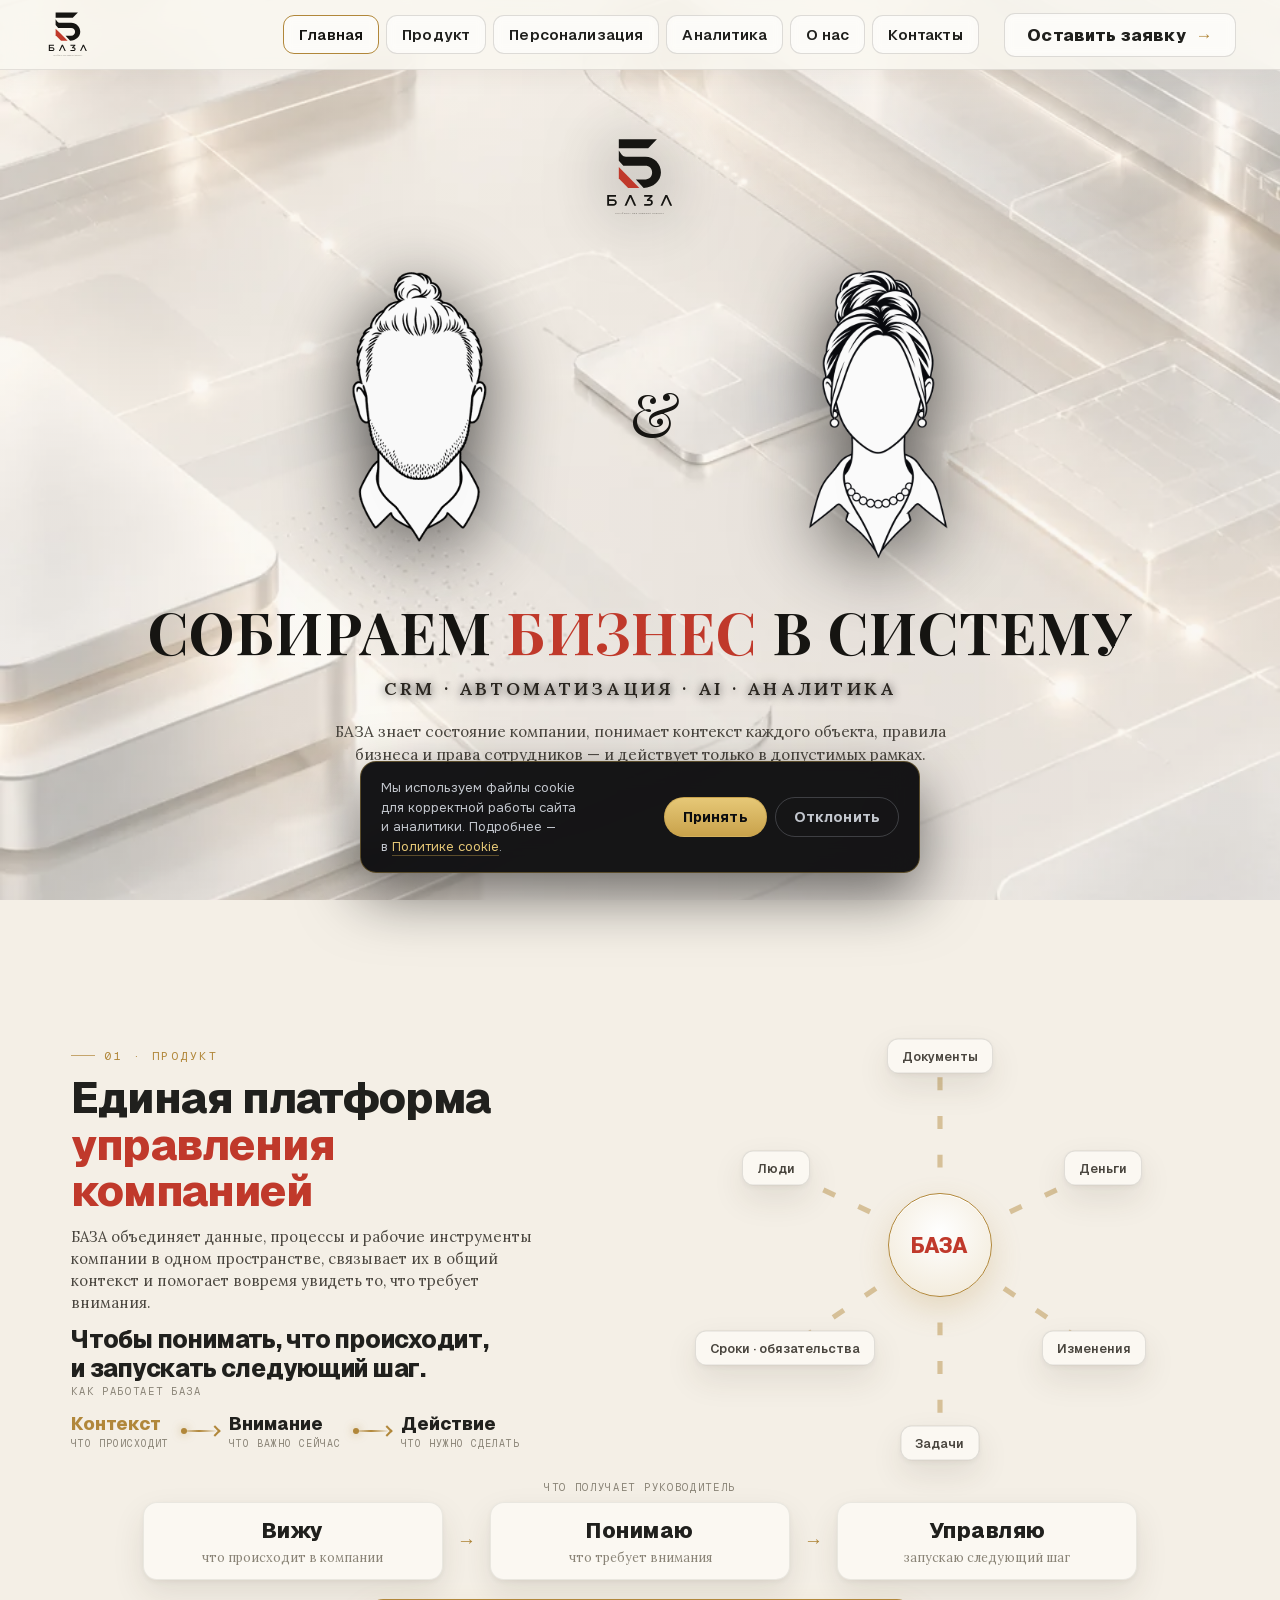
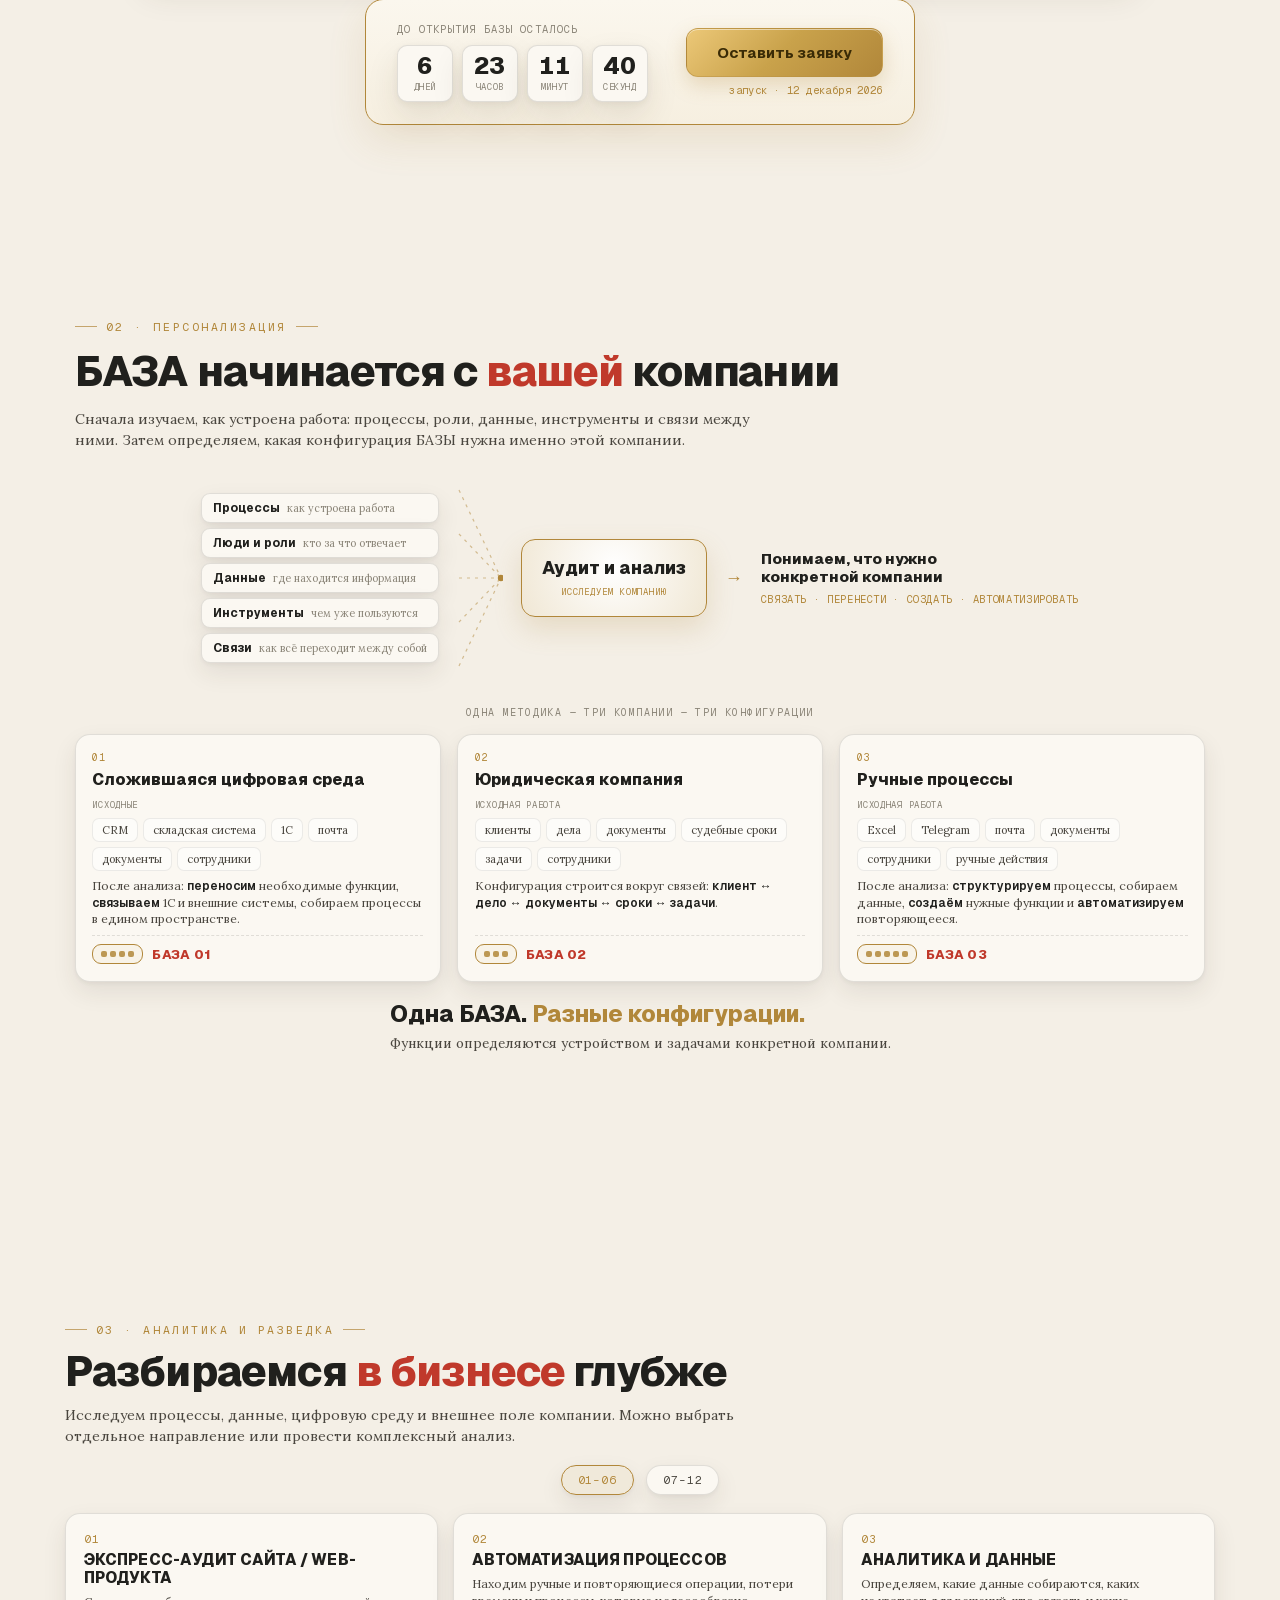
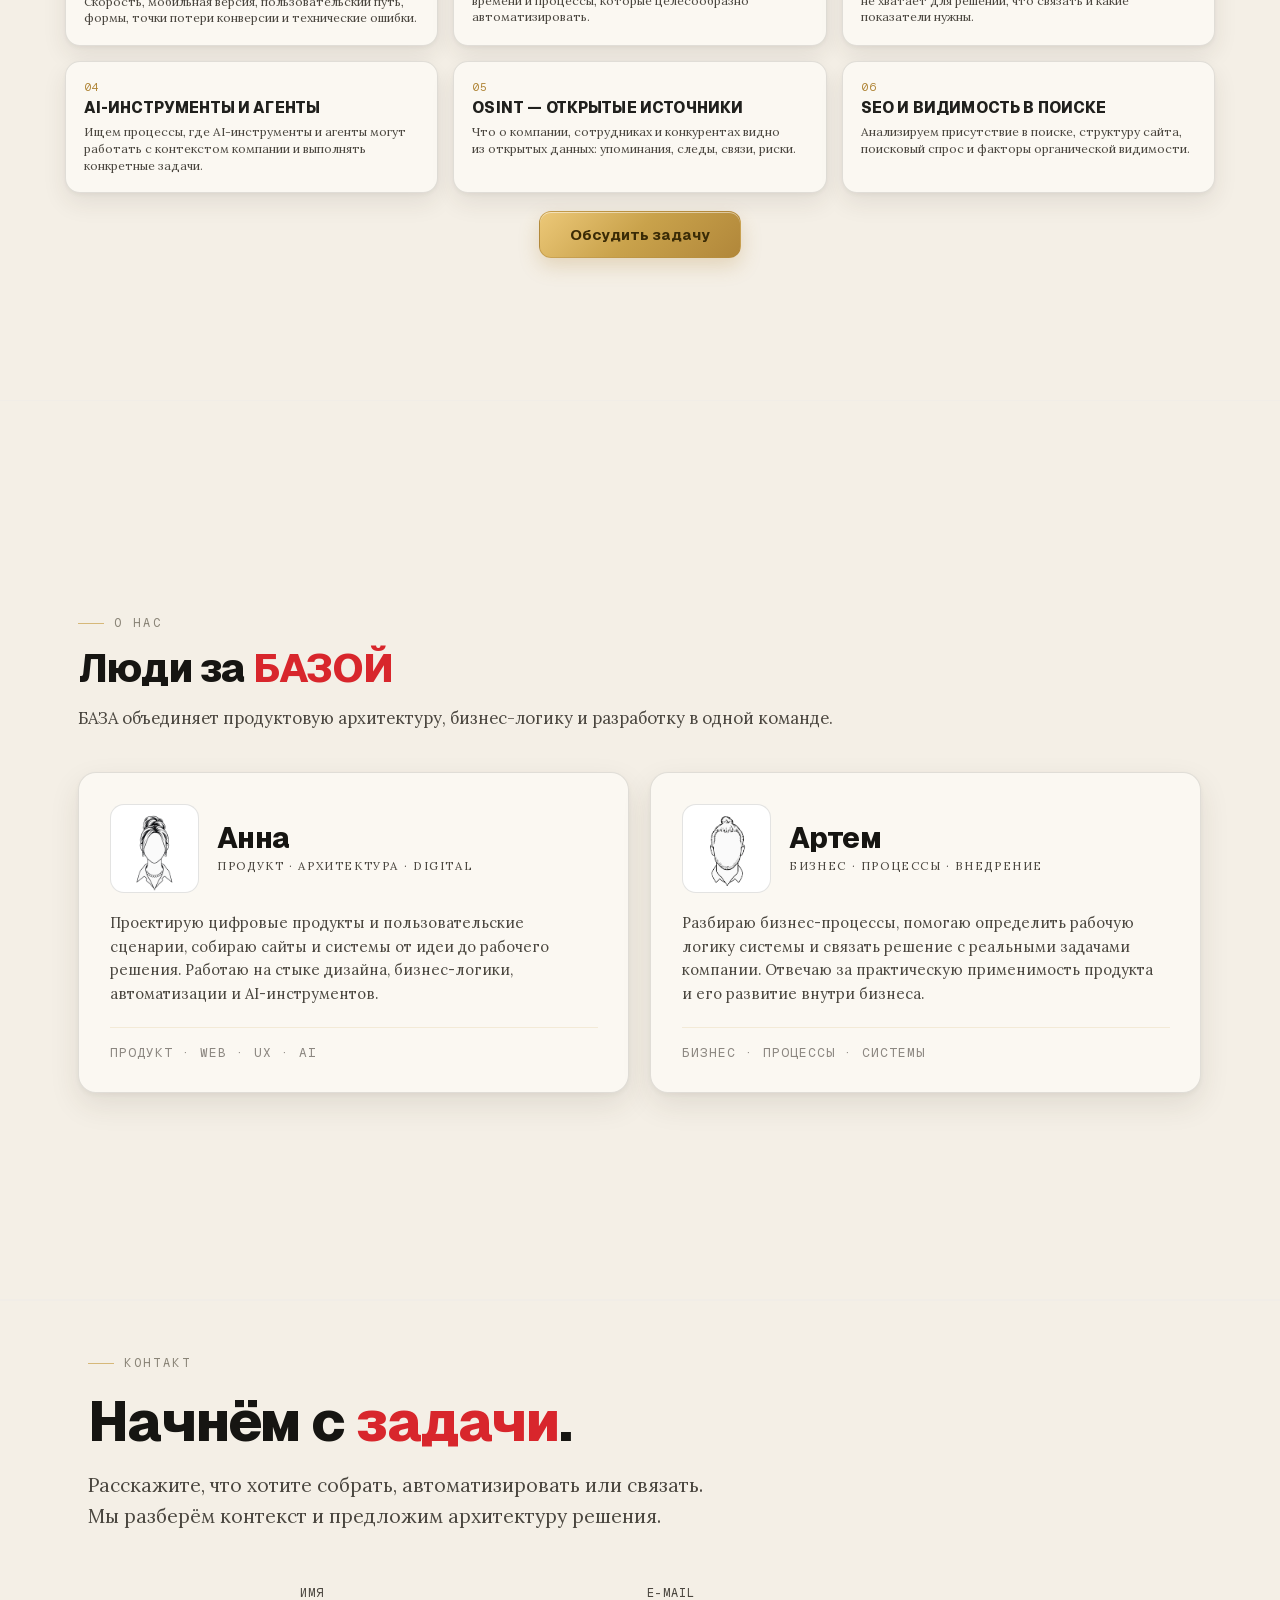
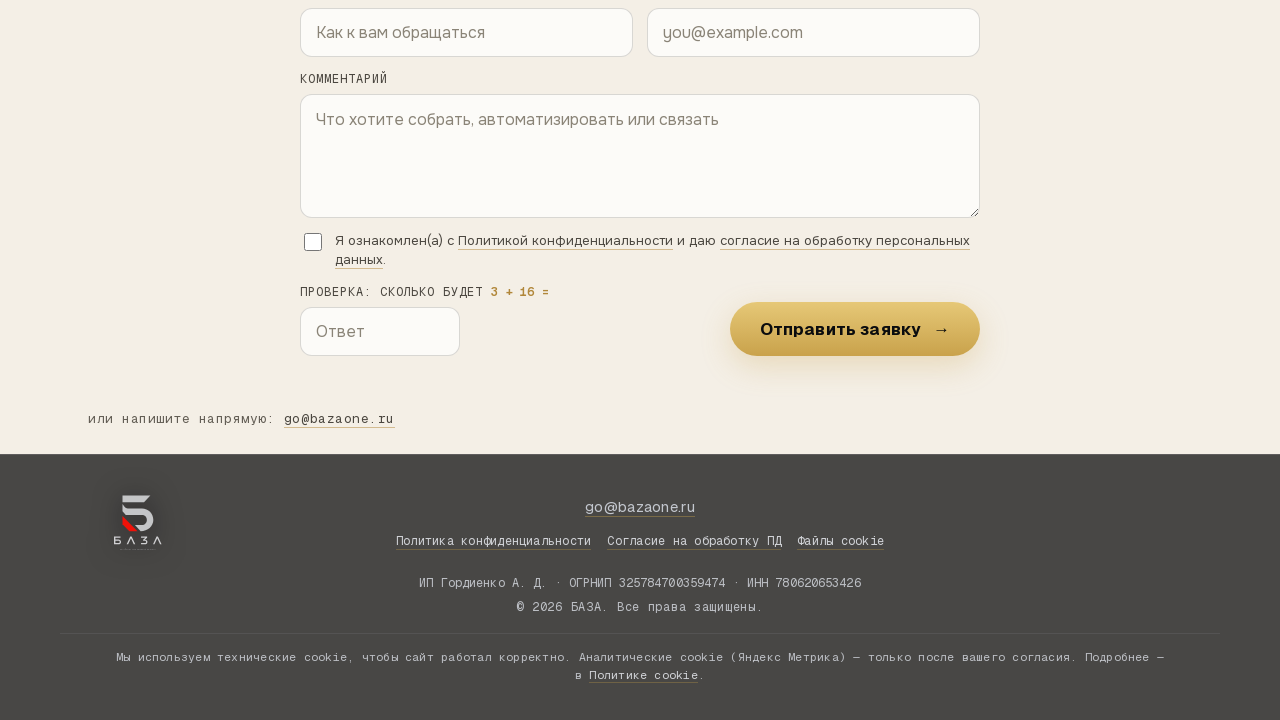
<file: index.html>
<!doctype html>
<html lang="ru">
<head>
  <meta charset="utf-8" />
  <meta name="viewport" content="width=device-width, initial-scale=1, viewport-fit=cover" />
  <!-- Адрес приёма заявок (send.php). Если адрес поменяется — править здесь. -->
  <meta name="form-endpoint" content="https://api.bazaone.ru/send.php" />
  <title>БАЗА — CRM и автоматизация под ваш бизнес</title>
  <meta name="description" content="БАЗА — CRM и автоматизация под ваш бизнес: воронки, аналитика, ИИ-агенты, конкурентный и OSINT-анализ, аудит рисков по 152-ФЗ. Данные, процессы и команда в одной рабочей системе." />
  <link rel="canonical" href="https://bazaone.ru/" />
  <meta property="og:type" content="website" />
  <meta property="og:site_name" content="БАЗА" />
  <meta property="og:locale" content="ru_RU" />
  <meta property="og:url" content="https://bazaone.ru/" />
  <meta property="og:title" content="БАЗА — CRM и автоматизация под ваш бизнес" />
  <meta property="og:description" content="БАЗА — CRM и автоматизация под ваш бизнес: воронки, аналитика, ИИ-агенты, конкурентный и OSINT-анализ, аудит рисков по 152-ФЗ. Данные, процессы и команда в одной рабочей системе." />
  <meta property="og:image" content="https://bazaone.ru/assets/og-image.jpg" />
  <meta property="og:image:width" content="1200" />
  <meta property="og:image:height" content="630" />
  <meta property="og:image:alt" content="БАЗА — собираем бизнес в систему: CRM, автоматизация, AI, аналитика" />
  <meta name="twitter:card" content="summary_large_image" />
  <link rel="icon" href="data:image/svg+xml,%3Csvg xmlns='http://www.w3.org/2000/svg' viewBox='0 0 32 32'%3E%3Crect width='32' height='32' rx='7' fill='%2308080a'/%3E%3Ctext x='16' y='23' font-family='Arial,sans-serif' font-size='20' font-weight='900' fill='%23f5f5f7' text-anchor='middle'%3E%D0%91%3C/text%3E%3C/svg%3E" />
  <script>/* cookie-баннер с первой отрисовки: выбор ещё не сделан → показать сразу (см. css/cookie.css) */
  (function(){var c=null;try{c=localStorage.getItem('baza_cookie_consent');}catch(e){}if(c!=='accepted'&&c!=='declined')document.documentElement.classList.add('cookie-pending');})();</script>
  <!-- шрифты первого экрана: браузер начинает качать их сразу, не дожидаясь CSS -->
  <link rel="preload" href="assets/fonts/pf-normal-cyrillic.woff2" as="font" type="font/woff2" crossorigin />
  <link rel="preload" href="assets/fonts/geist-cyrillic.woff2" as="font" type="font/woff2" crossorigin />
  <link rel="preload" href="assets/fonts/onest-cyrillic.woff2" as="font" type="font/woff2" crossorigin />
  <link rel="preload" href="assets/fonts/lora-cyrillic.woff2" as="font" type="font/woff2" crossorigin />
  <link rel="stylesheet" href="css/site.css?v=cc7f9bc9" />
</head>
<body>
  <!--
    HERO (принцип enso, не копия):
    Сцена 1 — иконки Артем & Анна + логотип сверху, на коже крокодила.
    Скролл (Hero закреплён): иконки съезжают влево → буквы «БАЗА» из логотипа
    заезжают справа налево (первой появляется «Б»), на весь экран.
    Всё адаптивно; prefers-reduced-motion — статичные сцены без движения.
  -->
  <!-- ============ Единая шапка (липкая, едет за страницей) ============ -->
  <header class="nav" data-nav>
    <div class="nav__inner">
      <a class="nav__logo" href="#top" aria-label="БАЗА — наверх">
        <img src="assets/logo-baza-black.svg" width="650" height="710" alt="БАЗА" />
      </a>
      <nav class="nav__links" aria-label="Основное меню">
        <a href="#top" data-spy="top" class="is-active" aria-current="page">Главная</a>
        <a href="#block1" data-spy="block1">Продукт</a>
        <a href="#personalization" data-spy="personalization">Персонализация</a>
        <a href="#analytics" data-spy="analytics">Аналитика</a>
        <a href="#block5" data-spy="block5">О&nbsp;нас</a>
        <a href="#block6" data-spy="block6">Контакты</a>
      </nav>
      <a class="nav__cta" href="#block6">Оставить заявку</a>
      <button class="nav__burger" type="button" data-burger
              aria-label="Открыть меню" aria-expanded="false" aria-controls="mobile-menu">
        <span></span><span></span><span></span>
      </button>
    </div>
  </header>

  <!-- Полноэкранное мобильное меню -->
  <div class="mmenu" id="mobile-menu" data-mobile-menu aria-hidden="true">
    <button class="mmenu__close" type="button" data-mmenu-close aria-label="Закрыть меню">&times;</button>
    <nav class="mmenu__links" aria-label="Мобильное меню">
      <a href="#top">Главная</a>
      <a href="#block1">Продукт</a>
      <a href="#personalization">Персонализация</a>
      <a href="#analytics">Аналитика</a>
      <a href="#block5">О&nbsp;нас</a>
      <a href="#block6">Контакты</a>
    </nav>
    <a class="mmenu__cta" href="#block6">Оставить заявку</a>
  </div>

  <main id="top">
    <!-- ============ БЛОК 0 — вступление (один экран, без анимации) ============ -->
    <section class="hero" aria-label="Вступление">
      <div class="hero__inner">
        <img class="hero-logo" src="assets/logo-baza-black.svg" width="650" height="710"
             alt="БАЗА — CRM и автоматизация под ваш бизнес" decoding="async" />
        <div class="icons">
          <img class="figure figure--man" src="assets/icon-artem-cut.png"
               srcset="assets/icon-artem-cut-400.png 358w, assets/icon-artem-cut.png 716w"
               sizes="(max-width: 860px) 200px, 340px"
               width="716" height="800" alt="Артем" fetchpriority="high" />
          <span class="icons__amp" aria-hidden="true">&amp;</span>
          <img class="figure figure--woman" src="assets/icon-anna-cut.png"
               srcset="assets/icon-anna-cut-400.png 320w, assets/icon-anna-cut.png 640w"
               sizes="(max-width: 860px) 200px, 340px"
               width="640" height="800" alt="Анна" fetchpriority="high" />
        </div>
        <div class="hero-copy">
          <h1 class="hero-title">СОБИРАЕМ <span class="hl">БИЗНЕС</span> В&nbsp;СИСТЕМУ</h1>
          <p class="hero-sub">CRM · автоматизация · AI · аналитика</p>
          <p class="hero-lead">БАЗА знает состояние компании, понимает контекст каждого объекта, правила бизнеса и&nbsp;права сотрудников&nbsp;— и&nbsp;действует только в&nbsp;допустимых рамках.</p>
        </div>
      </div>
    </section>

    <!-- ============ БЛОК 1 — «01 · Продукт» (светлая тема) ============ -->
    <section class="b1" id="block1" aria-label="БАЗА — продукт">
      <div class="b1__wrap" data-reveal>
        <div class="top">
          <div>
            <p class="eyebrow">01 · Продукт</p>
            <h2 class="h-title">Единая платформа <span class="r">управления компанией</span></h2>
            <p class="sub">БАЗА объединяет данные, процессы и&nbsp;рабочие инструменты компании в&nbsp;одном пространстве, связывает их в&nbsp;общий контекст и&nbsp;помогает вовремя увидеть то, что&nbsp;требует внимания.</p>
            <p class="tagline">Чтобы понимать, что&nbsp;происходит, и&nbsp;запускать следующий шаг.</p>
            <p class="mini-lab">Как работает БАЗА</p>
            <div class="formula">
              <div class="fstep k"><b>Контекст</b><span>что происходит</span></div>
              <span class="farrow"><i></i></span>
              <div class="fstep"><b>Внимание</b><span>что важно сейчас</span></div>
              <span class="farrow d2"><i></i></span>
              <div class="fstep"><b>Действие</b><span>что нужно сделать</span></div>
            </div>
          </div>

          <div class="viz">
            <svg viewBox="0 0 100 100" aria-hidden="true" preserveAspectRatio="none">
              <line x1="50" y1="50" x2="50" y2="8"/><line x1="50" y1="50" x2="14" y2="33"/><line x1="50" y1="50" x2="86" y2="33"/>
              <line x1="50" y1="50" x2="16" y2="73"/><line x1="50" y1="50" x2="84" y2="73"/><line x1="50" y1="50" x2="50" y2="93"/>
            </svg>
            <div class="core"><b>БАЗА</b></div>
            <span class="node n1">Документы</span>
            <span class="node n2">Люди</span>
            <span class="node n3">Деньги</span>
            <span class="node n4">Сроки · обязательства</span>
            <span class="node n5">Изменения</span>
            <span class="node n6">Задачи</span>
          </div>
        </div>

        <div class="grp">
          <p class="mini-lab center">Что получает руководитель</p>
          <div class="trio">
            <div class="tc"><b>Вижу</b><span>что происходит в&nbsp;компании</span></div>
            <span class="tarrow">→</span>
            <div class="tc"><b>Понимаю</b><span>что требует внимания</span></div>
            <span class="tarrow">→</span>
            <div class="tc"><b>Управляю</b><span>запускаю следующий шаг</span></div>
          </div>
        </div>

        <div class="launch">
          <div>
            <div class="cd-lab">До открытия БАЗЫ осталось</div>
            <div class="cd">
              <div class="u"><b id="cd-d">—</b><span>дней</span></div>
              <div class="u"><b id="cd-h">—</b><span>часов</span></div>
              <div class="u"><b id="cd-m">—</b><span>минут</span></div>
              <div class="u"><b id="cd-s">—</b><span>секунд</span></div>
            </div>
          </div>
          <div class="act">
            <a class="btn" href="#block6">Оставить заявку</a>
            <span class="dt">запуск · 12 декабря 2026</span>
          </div>
        </div>
      </div>
    </section>

    <!-- ============ БЛОК 2 — «02 · Персонализация» (светлая тема) ============ -->
    <section class="persn" id="personalization" aria-label="Персонализация">
      <div class="wrap" data-reveal>
        <p class="eyebrow">02 · Персонализация</p>
        <h2 class="ptitle">БАЗА начинается с&nbsp;<span class="r">вашей</span> компании</h2>
        <p class="psub">Сначала изучаем, как устроена работа: процессы, роли, данные, инструменты и&nbsp;связи между ними. Затем определяем, какая конфигурация БАЗЫ нужна именно этой компании.</p>

        <div class="research">
          <div class="in5">
            <div class="inrow"><b>Процессы</b><span>как устроена работа</span></div>
            <div class="inrow"><b>Люди и роли</b><span>кто за что отвечает</span></div>
            <div class="inrow"><b>Данные</b><span>где находится информация</span></div>
            <div class="inrow"><b>Инструменты</b><span>чем уже пользуются</span></div>
            <div class="inrow"><b>Связи</b><span>как всё переходит между собой</span></div>
          </div>
          <svg class="gather" viewBox="0 0 46 220" aria-hidden="true" preserveAspectRatio="none">
            <path d="M2,22 L44,110"/><path d="M2,66 L44,110"/><path d="M2,110 L44,110"/><path d="M2,154 L44,110"/><path d="M2,198 L44,110"/>
            <circle cx="44" cy="110" r="3.2"/>
          </svg>
          <div class="audit"><b>Аудит и&nbsp;анализ</b><span>исследуем компанию</span></div>
          <span class="rar">&rarr;</span>
          <div class="underst">
            <b>Понимаем, что нужно конкретной компании</b>
            <div class="actions">связать &middot; перенести &middot; создать &middot; автоматизировать</div>
          </div>
        </div>

        <p class="branch-lab">Одна методика — три компании — три конфигурации</p>
        <div class="examples">
          <article class="ex">
            <div class="num">01</div>
            <div class="type">Сложившаяся цифровая среда</div>
            <div class="k">Исходные</div>
            <div class="chips"><span class="chip">CRM</span><span class="chip">складская система</span><span class="chip">1С</span><span class="chip">почта</span><span class="chip">документы</span><span class="chip">сотрудники</span></div>
            <div class="exres">После анализа: <b>переносим</b> необходимые функции, <b>связываем</b> 1С и&nbsp;внешние системы, собираем процессы в&nbsp;едином пространстве.</div>
            <div class="baza"><span class="contour"><i></i><i></i><i></i><i></i></span><span class="bl">БАЗА 01</span></div>
          </article>
          <article class="ex">
            <div class="num">02</div>
            <div class="type">Юридическая компания</div>
            <div class="k">Исходная работа</div>
            <div class="chips"><span class="chip">клиенты</span><span class="chip">дела</span><span class="chip">документы</span><span class="chip">судебные сроки</span><span class="chip">задачи</span><span class="chip">сотрудники</span></div>
            <div class="exres">Конфигурация строится вокруг связей: <b>клиент &harr; дело &harr; документы &harr; сроки &harr; задачи</b>.</div>
            <div class="baza"><span class="contour"><i></i><i></i><i></i></span><span class="bl">БАЗА 02</span></div>
          </article>
          <article class="ex">
            <div class="num">03</div>
            <div class="type">Ручные процессы</div>
            <div class="k">Исходная работа</div>
            <div class="chips"><span class="chip">Excel</span><span class="chip">Telegram</span><span class="chip">почта</span><span class="chip">документы</span><span class="chip">сотрудники</span><span class="chip">ручные действия</span></div>
            <div class="exres">После анализа: <b>структурируем</b> процессы, собираем данные, <b>создаём</b> нужные функции и&nbsp;<b>автоматизируем</b> повторяющееся.</div>
            <div class="baza"><span class="contour"><i></i><i></i><i></i><i></i><i></i></span><span class="bl">БАЗА 03</span></div>
          </article>
        </div>

        <div class="final">
          <div class="ft">Одна БАЗА. <span class="g">Разные конфигурации.</span></div>
          <div class="fs">Функции определяются устройством и&nbsp;задачами конкретной компании.</div>
        </div>
      </div>
    </section>

    <!-- ============ БЛОК 3 — «03 · Аналитика и разведка» (светлая тема) ============ -->
    <section class="analytics" id="analytics" aria-label="Аналитика и разведка">
      <div class="wrap" data-reveal>
        <div class="head">
          <p class="eyebrow">03 · Аналитика и разведка</p>
          <h2 class="title">Разбираемся <span class="r">в&nbsp;бизнесе</span> глубже</h2>
          <p class="sub">Исследуем процессы, данные, цифровую среду и&nbsp;внешнее поле компании. Можно выбрать отдельное направление или провести комплексный анализ.</p>
        </div>

        <div class="pager">
          <button class="pgbtn on" data-pg="1">01–06</button>
          <button class="pgbtn" data-pg="2">07–12</button>
        </div>

        <div class="grid">
          <div class="page on" data-page="1" style="display:contents">
            <article class="card" data-i="1"><span class="n">01</span><span class="nm">Экспресс-аудит сайта / web-продукта</span><span class="ds">Скорость, мобильная версия, пользовательский путь, формы, точки потери конверсии и&nbsp;технические ошибки.</span></article>
            <article class="card" data-i="2"><span class="n">02</span><span class="nm">Автоматизация процессов</span><span class="ds">Находим ручные и&nbsp;повторяющиеся операции, потери времени и&nbsp;процессы, которые целесообразно автоматизировать.</span></article>
            <article class="card" data-i="3"><span class="n">03</span><span class="nm">Аналитика и данные</span><span class="ds">Определяем, какие данные собираются, каких не&nbsp;хватает для решений, что связать и&nbsp;какие показатели нужны.</span></article>
            <article class="card" data-i="4"><span class="n">04</span><span class="nm">AI-инструменты и агенты</span><span class="ds">Ищем процессы, где AI-инструменты и&nbsp;агенты могут работать с&nbsp;контекстом компании и&nbsp;выполнять конкретные задачи.</span></article>
            <article class="card" data-i="5"><span class="n">05</span><span class="nm">OSINT — открытые источники</span><span class="ds">Что о&nbsp;компании, сотрудниках и&nbsp;конкурентах видно из&nbsp;открытых данных: упоминания, следы, связи, риски.</span></article>
            <article class="card" data-i="6"><span class="n">06</span><span class="nm">SEO и видимость в&nbsp;поиске</span><span class="ds">Анализируем присутствие в&nbsp;поиске, структуру сайта, поисковый спрос и&nbsp;факторы органической видимости.</span></article>
          </div>
          <div class="page" data-page="2" style="display:none">
            <article class="card" data-i="7"><span class="n">07</span><span class="nm">Аудит бизнес-процессов</span><span class="ds">Как работа проходит между сотрудниками и&nbsp;подразделениями: где задержки, ручные передачи и&nbsp;потеря контекста.</span></article>
            <article class="card" data-i="8"><span class="n">08</span><span class="nm">Цифровая инфраструктура</span><span class="ds">Карта используемых систем, данных и&nbsp;связей между ними; где инфраструктура требует объединения или перестройки.</span></article>
            <article class="card" data-i="9"><span class="n">09</span><span class="nm">Клиентский путь и&nbsp;продажи</span><span class="ds">Путь от&nbsp;первого контакта до&nbsp;сделки и&nbsp;повторной продажи: этапы, переходы, точки потери клиента.</span></article>
            <article class="card" data-i="10"><span class="n">10</span><span class="nm">Конкурентная разведка</span><span class="ds">Открытое поле конкурентов: продукты, позиционирование, цифровые каналы, предложения и&nbsp;заметные изменения.</span></article>
            <article class="card" data-i="11"><span class="n">11</span><span class="nm">Цифровой след и&nbsp;риски</span><span class="ds">Публичная информация о&nbsp;компании: домены, сервисы, упоминания, утечки данных и&nbsp;внешние сигналы риска.</span></article>
            <article class="card" data-i="12"><span class="n">12</span><span class="nm">Комплексный анализ компании</span><span class="ds">Соединяем процессы, системы, данные и&nbsp;внешнюю среду в&nbsp;одну карту и&nbsp;определяем приоритетные точки для изменений.</span></article>
          </div>
        </div>

        <div class="bar">
          <a class="cta" href="#block6">Обсудить задачу</a>
        </div>
      </div>
    </section>

    <!-- ============ БЛОК «Как собирается БАЗА» — воронка 1→3→1 ============ -->
    <section class="how" id="how" aria-label="Как собирается БАЗА">
      <div class="how__wrap">
        <p class="how__eyebrow" data-reveal>Как собирается БАЗА</p>
        <h2 class="how__title" data-reveal data-reveal-delay="1">Как БАЗА собирается вокруг вашей компании</h2>
        <p class="how__sub" data-reveal data-reveal-delay="2">Сначала проводим аудит процессов, данных, ролей сотрудников и&nbsp;используемых инструментов. Затем определяем, что&nbsp;имеет смысл связать, перенести внутрь БАЗЫ или&nbsp;создать заново.</p>

        <div class="how__flow" data-reveal data-reveal-delay="2">
          <div class="how__node how__node--company">Ваша компания</div>
          <span class="how__arrow" aria-hidden="true"></span>

          <div class="how__node how__node--audit">
            <b>Аудит</b>
            <span>процессы · данные · сотрудники · инструменты · связи</span>
          </div>

          <!-- веер 1→3: аудит определяет, что делать с каждой функцией -->
          <svg class="how__fan" viewBox="0 0 60 220" aria-hidden="true" preserveAspectRatio="none">
            <path d="M6,110 L54,38"/><path d="M6,110 L54,110"/><path d="M6,110 L54,182"/>
            <circle cx="6" cy="110" r="3.2"/>
          </svg>

          <div class="how__routes">
            <article class="how__route">
              <span class="how__cond">Уже работает</span>
              <b class="how__act">Связываем</b>
              <p class="how__desc">существующая система остаётся источником данных и&nbsp;подключается к&nbsp;БАЗЕ</p>
              <span class="how__api">API / интеграция</span>
            </article>
            <article class="how__route">
              <span class="how__cond">Функцию нужно перенести</span>
              <b class="how__act">Переносим</b>
              <p class="how__desc">необходимая функция становится частью БАЗЫ</p>
            </article>
            <article class="how__route">
              <span class="how__cond">Функции не&nbsp;хватает</span>
              <b class="how__act">Создаём</b>
              <p class="how__desc">добавляем необходимый функциональный блок</p>
            </article>
          </div>

          <!-- сбор 3→1: всё сходится в БАЗУ -->
          <svg class="how__gather" viewBox="0 0 60 220" aria-hidden="true" preserveAspectRatio="none">
            <path d="M6,38 L54,110"/><path d="M6,110 L54,110"/><path d="M6,182 L54,110"/>
            <circle cx="54" cy="110" r="3.2"/>
          </svg>

          <div class="how__node how__node--base">БАЗА</div>
        </div>
      </div>
    </section>

    <!-- ============ БЛОК «Модульный конструктор» ============ -->
    <section class="kit" id="kit" aria-label="Модульный конструктор">
      <div class="kit__wrap">
        <p class="kit__eyebrow" data-reveal>Модульный конструктор</p>
        <h2 class="kit__title" data-reveal data-reveal-delay="1">БАЗА собирается под&nbsp;задачи конкретной компании</h2>
        <p class="kit__sub" data-reveal data-reveal-delay="2">Нужные функции объединяются в&nbsp;рабочую конфигурацию, которую можно расширять по&nbsp;мере развития бизнеса.</p>

        <div class="kit__build" data-reveal data-reveal-delay="2">
          <!-- добавляемые модули сверху -->
          <p class="kit__addlab">добавляется по&nbsp;мере необходимости</p>
          <div class="kit__avail">
            <span class="kit__add">Финансы</span>
            <span class="kit__add">Склад</span>
            <span class="kit__add">Проекты</span>
            <span class="kit__add">Маркетинг</span>
            <span class="kit__add">Аналитика</span>
            <span class="kit__add kit__add--more">другие функции</span>
          </div>

          <!-- модули сходятся в ядро -->
          <svg class="kit__into" viewBox="0 0 600 46" aria-hidden="true" preserveAspectRatio="none">
            <path d="M60,4 L300,42"/><path d="M164,4 L300,42"/><path d="M256,4 L300,42"/>
            <path d="M344,4 L300,42"/><path d="M436,4 L300,42"/><path d="M540,4 L300,42"/>
            <circle cx="300" cy="42" r="3"/>
          </svg>

          <!-- ядро БАЗА: базовая конфигурация -->
          <div class="kit__core">
            <div class="kit__core-head">
              <b class="kit__core-name">БАЗА</b>
              <span class="kit__core-sub">конфигурация вашей компании</span>
            </div>
            <div class="kit__base">
              <span class="kit__mod">Клиенты</span>
              <span class="kit__mod">Продажи</span>
              <span class="kit__mod">Задачи</span>
              <span class="kit__mod">Документы</span>
            </div>
          </div>

          <!-- внешний слой подключается снизу через API -->
          <div class="kit__link">
            <span class="kit__up" aria-hidden="true"></span>
            <span class="kit__link-line" aria-hidden="true"></span>
            <span class="kit__api">API / интеграции</span>
          </div>
          <div class="kit__ext">
            <span class="kit__ext-lab">внешний слой</span>
            <div class="kit__ext-row">
              <span class="kit__chip">1С</span>
              <span class="kit__chip">другие сервисы</span>
            </div>
          </div>
        </div>

        <p class="kit__final" data-reveal data-reveal-delay="3">Одна платформа. <span class="kit__final-r">Своя конфигурация</span> для&nbsp;каждой компании.</p>
      </div>
    </section>

    <!-- ============ БЛОК «Что получает руководитель» ============ -->
    <section class="res" id="result" aria-label="Что получает руководитель">
      <div class="res__wrap">
        <p class="res__eyebrow" data-reveal>Что получает руководитель</p>
        <h2 class="res__title" data-reveal data-reveal-delay="1">Компания становится управляемой из&nbsp;одного пространства</h2>

        <div class="res__triad" data-reveal data-reveal-delay="2">
          <div class="res__tri"><b>Вижу</b><span>что происходит</span></div>
          <span class="res__triarr" aria-hidden="true"></span>
          <div class="res__tri"><b>Понимаю</b><span>что требует внимания</span></div>
          <span class="res__triarr" aria-hidden="true"></span>
          <div class="res__tri"><b>Управляю</b><span>принимаю решение и&nbsp;запускаю следующий шаг</span></div>
        </div>

        <div class="res__seq" data-reveal data-reveal-delay="2">
          <span class="res__q">Что происходит?</span><span class="res__seqarr" aria-hidden="true">→</span>
          <span class="res__q">Что требует внимания сейчас?</span><span class="res__seqarr" aria-hidden="true">→</span>
          <span class="res__q">Что нужно сделать?</span><span class="res__seqarr" aria-hidden="true">→</span>
          <span class="res__q res__q--last">Кто это делает?</span>
        </div>

        <div class="res__branch" data-reveal data-reveal-delay="3">
          <span class="res__bopt">Сделать самому</span>
          <span class="res__bopt">Делегировать</span>
          <span class="res__bopt">Запустить следующий процесс</span>
        </div>

        <p class="res__after" data-reveal data-reveal-delay="3">Управление начинается там, где понятно, что&nbsp;требует действия и&nbsp;кто должен его выполнить.</p>
      </div>
    </section>

    <!-- ============ БЛОК «От идеи — к реальному проекту» ============ -->
    <section class="story" id="story" aria-label="От идеи к реальному проекту">
      <div class="story__wrap">
        <p class="story__eyebrow" data-reveal>От идеи — к&nbsp;реальному проекту</p>
        <h2 class="story__title" data-reveal data-reveal-delay="1">БАЗА выросла из&nbsp;реальной задачи бизнеса</h2>

        <div class="story__grid">
          <div class="story__text" data-reveal data-reveal-delay="2">
            <p>Во&nbsp;время работы над&nbsp;цифровой системой для&nbsp;компании «Арсенал» возник вопрос: можно ли&nbsp;связать рабочие процессы и&nbsp;данные так, чтобы руководитель видел компанию целиком из&nbsp;одного пространства?</p>
            <p>По&nbsp;мере погружения задача стала шире. Большой объём информации, процессов и&nbsp;используемых инструментов требует не&nbsp;только удобного хранения — важно вовремя видеть то, что&nbsp;требует внимания.</p>
            <p>Так идея единого интерфейса выросла в&nbsp;БАЗУ — платформу, которая собирает связанную картину компании и&nbsp;помогает видеть, понимать и&nbsp;управлять.</p>
          </div>

          <div class="story__case" data-reveal data-reveal-delay="2">
            <span class="story__badge">реальный проект в&nbsp;разработке</span>
            <h3 class="story__case-t">Компания «Арсенал»</h3>
            <div class="story__ars">
              <div class="story__col">
                <div class="story__s"><div class="name">Bitrix24</div><div class="op">перенос функций →</div></div>
                <div class="story__s"><div class="name">МойСклад</div><div class="op">перенос функций →</div></div>
              </div>
              <div class="story__center">БАЗА</div>
              <div class="story__col">
                <div class="story__s"><div class="name">1С</div><div class="op">← API</div></div>
                <div class="story__s"><div class="name">внешние системы</div><div class="op">← API</div></div>
              </div>
            </div>
            <div class="story__adn" aria-hidden="true">↓</div>
            <div class="story__res">Единый пульт управления компанией</div>
            <p class="story__must">Функции Bitrix24 и&nbsp;МойСклад переносятся в&nbsp;БАЗУ. 1С и&nbsp;необходимые внешние системы связываются с&nbsp;ней по&nbsp;API.</p>
          </div>
        </div>

        <p class="story__last" data-reveal data-reveal-delay="3">Реальный пример того, как сложная разнородная среда компании собирается в&nbsp;единое пространство управления.</p>
      </div>
    </section>

    <!-- ============ БЛОК «Куда развивается БАЗА» ============ -->
    <section class="grow" id="grow" aria-label="Куда развивается БАЗА">
      <div class="grow__wrap">
        <p class="grow__eyebrow" data-reveal>Куда развивается БАЗА</p>
        <h2 class="grow__title" data-reveal data-reveal-delay="1">От&nbsp;индивидуальных внедрений — к&nbsp;массовому продукту</h2>

        <div class="grow__traj" data-reveal data-reveal-delay="2">
          <div class="grow__tp grow__tp--now"><span class="grow__dot"></span><span class="grow__ph">сегодня</span><span class="t">Индивидуальные внедрения</span><span class="d">решения для&nbsp;конкретных компаний</span></div>
          <div class="grow__tp"><span class="grow__dot"></span><span class="grow__ph">повторяемая основа</span><span class="t">Накапливаем решения</span><span class="d">выделяем функции и&nbsp;подходы, которые повторяются в&nbsp;разных компаниях</span></div>
          <div class="grow__tp"><span class="grow__dot"></span><span class="grow__ph">готовые конфигурации</span><span class="t">Основа + настройка</span><span class="d">готовые решения для&nbsp;повторяющихся бизнес-задач</span></div>
          <div class="grow__tp"><span class="grow__dot"></span><span class="grow__ph">массовый продукт</span><span class="t">Массовый продукт</span><span class="d">подключение · настройка · подписка</span></div>
        </div>

        <div class="grow__lvl" data-reveal>
          <span class="grow__lvl-over">Следующий уровень</span>
          <span class="grow__badge">направление разработки</span>
        </div>
        <h2 class="grow__title2" data-reveal>От&nbsp;информации — к&nbsp;пониманию ситуации</h2>
        <p class="grow__txt" data-reveal>Когда данные и&nbsp;процессы компании связаны между собой, появляется общий контекст. Следующее направление развития БАЗЫ — аналитика и&nbsp;AI-инструменты, которые помогают замечать изменения, выявлять риски и&nbsp;возможности и&nbsp;формировать следующий управленческий шаг.</p>

        <div class="grow__ai" data-reveal>
          <div class="grow__ai-src">
            <div class="s">отношения с&nbsp;компанией</div>
            <div class="s">динамика покупок</div>
            <div class="s">текущая коммерческая ситуация</div>
            <div class="s">коммуникации</div>
            <div class="s">финансовая картина</div>
            <div class="s">товарные интересы</div>
          </div>
          <div class="grow__ai-arr" aria-hidden="true">→</div>
          <div class="grow__ai-col">
            <div class="grow__portrait">Портрет клиента</div>
            <div class="grow__aidn" aria-hidden="true">↓</div>
            <div class="grow__aib"><div class="h">Требует внимания</div><div class="s">изменения · отклонения · риски · возможности</div></div>
            <div class="grow__aidn" aria-hidden="true">↓</div>
            <div class="grow__aib"><div class="h">Рекомендуемое действие</div><div class="s">что сделать · почему · кому передать</div></div>
          </div>
        </div>

        <div class="grow__ex" data-reveal>
          <b>Клиент работает с&nbsp;компанией несколько лет</b> → изменился ритм заказов → снизилась активность → есть незавершённые предложения → подходящий товар есть в&nbsp;наличии.<br>
          Сигнал: ситуация требует внимания.<br>
          Следующий шаг: связаться с&nbsp;клиентом / сформировать предложение / поставить задачу менеджеру.
        </div>

        <div class="grow__chain" data-reveal>
          <div class="grow__bc grow__bc--first">Клиенты · Продажи · Деньги · Задачи · Сроки · Склад · Проекты</div>
          <div class="grow__cdn" aria-hidden="true">↓</div>
          <div class="grow__bc">Общий контекст компании</div>
          <div class="grow__cdn" aria-hidden="true">↓</div>
          <div class="grow__bc">Что изменилось?</div>
          <div class="grow__cdn" aria-hidden="true">↓</div>
          <div class="grow__bc">Что требует внимания?</div>
          <div class="grow__cdn" aria-hidden="true">↓</div>
          <div class="grow__bc grow__bc--last">Что делать дальше?</div>
        </div>
      </div>
    </section>

    <!-- ============ БЛОК «FAQ» ============ -->
    <section class="faq" id="faq" aria-label="FAQ">
      <div class="faq__wrap">
        <p class="faq__eyebrow" data-reveal>FAQ</p>
        <h2 class="faq__title" data-reveal data-reveal-delay="1">Как это работает на&nbsp;практике</h2>
        <div class="faq__list" data-reveal data-reveal-delay="2">
          <details class="faq__item"><summary>Какие процессы можно собрать в&nbsp;БАЗЕ?</summary><div class="faq__a"><p>Состав зависит от&nbsp;работы компании: клиенты, продажи, задачи, документы, финансы, склад, проекты и&nbsp;другие процессы. Во&nbsp;время аудита мы&nbsp;определяем, какие функции необходимы внутри БАЗЫ, какие системы нужно связать с&nbsp;ней и&nbsp;какие процессы автоматизировать.</p></div></details>
          <details class="faq__item"><summary>Что происходит с&nbsp;программами, которыми компания уже пользуется?</summary><div class="faq__a"><p>Во&nbsp;время аудита определяем оптимальную конструкцию: необходимые функции можно перенести в&nbsp;БАЗУ, а&nbsp;существующие системы — связать с&nbsp;ней через интеграции.</p></div></details>
          <details class="faq__item"><summary>Подойдёт ли&nbsp;БАЗА, если сейчас мы&nbsp;работаем в&nbsp;Excel, мессенджерах и&nbsp;вручную?</summary><div class="faq__a"><p>Да. Исходная система работы может быть разной. БАЗА проектируется вокруг реальных процессов компании — от&nbsp;таблиц и&nbsp;мессенджеров до&nbsp;нескольких специализированных систем.</p></div></details>
          <details class="faq__item"><summary>БАЗА — это CRM или&nbsp;ERP?</summary><div class="faq__a"><p>БАЗА — единая платформа управления компанией. Работа с&nbsp;клиентами, задачами, документами, финансами, складом и&nbsp;другими процессами может входить в&nbsp;неё в&nbsp;зависимости от&nbsp;задач конкретного бизнеса.</p></div></details>
          <details class="faq__item"><summary>Как начинается работа?</summary><div class="faq__a"><p>С&nbsp;аудита компании. Мы&nbsp;изучаем процессы, данные, роли сотрудников, существующие инструменты и&nbsp;связи между ними. После этого проектируем будущую систему и&nbsp;определяем первый объём внедрения.</p></div></details>
          <details class="faq__item"><summary>Сколько стоит и&nbsp;сколько занимает разработка?</summary><div class="faq__a"><p>Стоимость и&nbsp;сроки определяются после аудита и&nbsp;проектирования. Они зависят от&nbsp;объёма процессов, состояния исходных данных, необходимых функций, интеграций и&nbsp;сложности внедрения.</p></div></details>
          <details class="faq__item"><summary>Будет ли&nbsp;готовая БАЗА по&nbsp;подписке?</summary><div class="faq__a"><p>Это направление развития продукта. Сегодня БАЗА создаётся через&nbsp;индивидуальные внедрения. Повторяемые решения становятся основой готовых конфигураций и&nbsp;будущего массового продукта.</p></div></details>
        </div>
      </div>
    </section>

    <!-- ============ БЛОК 2 — «Что мы собираем»: 4 продуктовые карточки ============ -->
    <section class="b2" id="block2" aria-label="Что мы собираем">
      <div class="b2__wrap">
        <p class="b2__eyebrow" data-reveal>Возможности</p>
        <h2 class="b2__title" data-reveal data-reveal-delay="1">Что мы <span class="b2__accent">собираем</span></h2>
        <p class="b2__sub" data-reveal data-reveal-delay="2">Цифровые решения для процессов, продаж, коммуникаций и&nbsp;управления.</p>

        <div class="b2__grid">

          <!-- 01 -->
          <article class="b2card" data-b2card>
            <div class="b2card__head">
              <span class="b2card__num">01</span>
              <h3 class="b2card__title">CRM и&nbsp;внутренние системы</h3>
            </div>
            <div class="b2card__viz">
              <svg class="b2viz" viewBox="0 0 300 130" fill="none" aria-hidden="true">
                <g class="b2viz__lines" stroke="rgba(201,162,75,.5)" stroke-width="1.2">
                  <path pathLength="1" d="M34,28 L244,65"/>
                  <path pathLength="1" d="M30,62 L244,65"/>
                  <path pathLength="1" d="M36,100 L244,65"/>
                  <path pathLength="1" d="M66,46 L244,65"/>
                  <path pathLength="1" d="M66,84 L244,65"/>
                </g>
                <g class="b2viz__dots" fill="#cfd2d8">
                  <circle cx="34" cy="28" r="3.5"/>
                  <circle cx="30" cy="62" r="3.5"/>
                  <circle cx="36" cy="100" r="3.5"/>
                  <circle cx="66" cy="46" r="3"/>
                  <circle cx="66" cy="84" r="3"/>
                </g>
                <g class="b2viz__accent">
                  <circle cx="250" cy="65" r="13" fill="none" stroke="rgba(216,38,44,.5)" stroke-width="1.2"/>
                  <circle cx="250" cy="65" r="6" fill="#d8262c"/>
                </g>
                <circle class="b2viz__pulse" r="4.5" fill="#e6c877">
                  <animateMotion dur="3.2s" repeatCount="indefinite" keyPoints="0;1" keyTimes="0;1" calcMode="linear" path="M34,28 L244,65"/>
                </circle>
                <circle class="b2viz__pulse" r="4.5" fill="#e6c877">
                  <animateMotion dur="3.2s" begin="1.6s" repeatCount="indefinite" keyPoints="0;1" keyTimes="0;1" calcMode="linear" path="M36,100 L244,65"/>
                </circle>
              </svg>
            </div>
            <p class="b2card__desc">Карточки клиентов, сделки, задачи, документы, роли, аналитика, внутренние панели и&nbsp;рабочие интерфейсы.</p>
            <p class="b2card__tags">CRM · кабинеты · админки · роли · данные</p>
          </article>

          <!-- 02 -->
          <article class="b2card" data-b2card>
            <div class="b2card__head">
              <span class="b2card__num">02</span>
              <h3 class="b2card__title">Сайты и&nbsp;web-продукты</h3>
            </div>
            <div class="b2card__viz">
              <svg class="b2viz" viewBox="0 0 300 130" fill="none" aria-hidden="true">
                <g class="b2viz__lines" stroke="rgba(201,162,75,.45)" stroke-width="1.2">
                  <path pathLength="1" d="M78,65 L131,65"/>
                  <path pathLength="1" d="M169,65 L222,65"/>
                </g>
                <g class="b2viz__layer">
                  <rect x="40" y="35" width="38" height="60" rx="7" fill="rgba(11,12,14,.55)" stroke="rgba(201,162,75,.45)"/>
                  <circle cx="59" cy="65" r="4" fill="#cfd2d8"/>
                </g>
                <g class="b2viz__layer">
                  <rect x="131" y="35" width="38" height="60" rx="7" fill="rgba(11,12,14,.55)" stroke="rgba(201,162,75,.45)"/>
                  <circle cx="150" cy="65" r="4" fill="#cfd2d8"/>
                </g>
                <g class="b2viz__layer">
                  <rect x="222" y="35" width="38" height="60" rx="7" fill="rgba(11,12,14,.55)" stroke="rgba(216,38,44,.5)"/>
                  <circle cx="241" cy="65" r="4" fill="#d8262c"/>
                </g>
                <circle class="b2viz__pulse" r="4.5" fill="#e6c877">
                  <animateMotion dur="4s" repeatCount="indefinite" keyPoints="0;1" keyTimes="0;1" calcMode="linear" path="M59,65 L241,65"/>
                </circle>
              </svg>
            </div>
            <p class="b2card__desc">Корпоративные сайты, каталоги, личные кабинеты, административные панели, web-сервисы и&nbsp;цифровые экосистемы.</p>
            <p class="b2card__tags">Frontend · Backend · CMS · API · интеграции</p>
          </article>

          <!-- 03 -->
          <article class="b2card" data-b2card>
            <div class="b2card__head">
              <span class="b2card__num">03</span>
              <h3 class="b2card__title">Автоматизация и&nbsp;AI</h3>
            </div>
            <div class="b2card__viz">
              <svg class="b2viz" viewBox="0 0 300 130" fill="none" aria-hidden="true">
                <path class="b2viz__track" pathLength="1" d="M32,65 L268,65" stroke="rgba(201,162,75,.4)" stroke-width="1.2"/>
                <g class="b2viz__dots" fill="#cfd2d8">
                  <circle cx="32" cy="65" r="4"/>
                  <circle cx="91" cy="65" r="4"/>
                  <circle cx="150" cy="65" r="4"/>
                  <circle cx="209" cy="65" r="4"/>
                  <circle cx="268" cy="65" r="4"/>
                </g>
                <circle class="b2viz__pulse" r="5" fill="#e6c877">
                  <animateMotion dur="3.6s" repeatCount="indefinite" keyPoints="0;1" keyTimes="0;1" calcMode="linear" path="M32,65 L268,65"/>
                </circle>
              </svg>
            </div>
            <p class="b2card__desc">Сценарии, боты, Mini&nbsp;App, AI-агенты, обработка данных и&nbsp;связка сервисов.</p>
            <p class="b2card__tags">AI · bots · Mini App · workflows · automation</p>
          </article>

          <!-- 04 -->
          <article class="b2card" data-b2card>
            <div class="b2card__head">
              <span class="b2card__num">04</span>
              <h3 class="b2card__title">Аналитика, исследования и&nbsp;риски</h3>
            </div>
            <div class="b2card__viz">
              <svg class="b2viz" viewBox="0 0 300 130" fill="none" aria-hidden="true">
                <g class="b2viz__lines" stroke="rgba(201,162,75,.45)" stroke-width="1.2">
                  <path pathLength="1" d="M30,25 L148,65"/>
                  <path pathLength="1" d="M30,52 L148,65"/>
                  <path pathLength="1" d="M30,78 L148,65"/>
                  <path pathLength="1" d="M30,105 L148,65"/>
                  <path pathLength="1" d="M152,65 L242,65"/>
                </g>
                <g class="b2viz__dots" fill="#cfd2d8">
                  <circle cx="30" cy="25" r="3"/>
                  <circle cx="30" cy="52" r="3"/>
                  <circle cx="30" cy="78" r="3"/>
                  <circle cx="30" cy="105" r="3"/>
                </g>
                <g class="b2viz__mid">
                  <circle cx="150" cy="65" r="9" fill="none" stroke="rgba(201,162,75,.6)" stroke-width="1.2"/>
                  <circle cx="150" cy="65" r="3.5" fill="#cfd2d8"/>
                </g>
                <g class="b2viz__accent">
                  <circle cx="255" cy="65" r="12" fill="none" stroke="rgba(216,38,44,.5)" stroke-width="1.2"/>
                  <circle cx="255" cy="65" r="5.5" fill="#d8262c"/>
                </g>
                <circle class="b2viz__pulse" r="4.5" fill="#e6c877">
                  <animateMotion dur="3.4s" repeatCount="indefinite" keyPoints="0;1" keyTimes="0;1" calcMode="linear" path="M30,52 L148,65 L242,65"/>
                </circle>
              </svg>
            </div>
            <p class="b2card__desc">Бизнес-аналитика, конкурентный анализ, OSINT, аудит цифровых процессов, безопасности и&nbsp;рисков по&nbsp;152-ФЗ.</p>
            <p class="b2card__tags">Analytics · OSINT · Security · Compliance</p>
          </article>

        </div><!-- /.b2__grid -->
      </div><!-- /.b2__wrap -->
    </section>

    <!-- ============ БЛОК 3 — «Кейсы и продукты» (по мотивам gordiart.ru/projects) ============ -->
    <section class="b3" id="block3" aria-label="Кейсы и продукты">
      <div class="b3__wrap">
        <p class="b3__eyebrow" data-reveal>Реализовано</p>
        <h2 class="b3__title" data-reveal data-reveal-delay="1"><span class="b3__accent">Проекты</span>, которые уже работают</h2>
        <p class="b3__sub" data-reveal data-reveal-delay="2">Сайты, системы, автоматизация и&nbsp;цифровые продукты для&nbsp;реальных задач бизнеса.</p>

        <div class="b3__grid">

          <article class="b3card" data-b3card data-i="0">
            <p class="b3card__cat">Создание сайтов</p>
            <h3 class="b3card__title">Арсенал Керамогранит</h3>
            <p class="b3card__desc">Премиальный сайт крупноформатного керамогранита: авторские WebGL-эффекты с&nbsp;graceful-fallback, каталог на&nbsp;55&nbsp;объектов, вывод на&nbsp;собственный сервер клиента — полный цикл силами одного бюро.</p>
            <p class="b3card__win">CI/CD с&nbsp;авто-деплоем и&nbsp;откатом (Selectel, GHCR) · миграция без&nbsp;потери позиций (301 со&nbsp;~130&nbsp;URL) · заявки в&nbsp;Bitrix24 и&nbsp;на&nbsp;почту без&nbsp;потерь · хардненинг контейнера + аудит 152-ФЗ и&nbsp;OSINT</p>
            <a class="b3card__site" href="https://arskeramika.ru" target="_blank" rel="noopener">arskeramika.ru&nbsp;↗</a>
            <div class="b3card__tags"><span>Next.js</span><span>WebGL / Three.js</span><span>DevOps</span><span>Безопасность</span><span>SEO</span><span>Bitrix24</span></div>
          </article>

          <article class="b3card" data-b3card data-i="1">
            <p class="b3card__cat">Создание сайтов</p>
            <h3 class="b3card__title">Трикотаж плюс</h3>
            <p class="b3card__desc">Премиальный сайт-одностраничник с&nbsp;нуля для&nbsp;контрактного производства женской одежды: кинематографический скролл на&nbsp;GSAP и&nbsp;интерактивный Hero с&nbsp;WebGL — авторский «лекало-UI».</p>
            <p class="b3card__win">Приём заявок → личный кабинет + кастомная админ-панель (правки текстов и&nbsp;фото без&nbsp;программиста) · собственный VPS: Docker + Caddy с&nbsp;авто-HTTPS · бэкапы и&nbsp;мгновенный откат · health-check после деплоя</p>
            <a class="b3card__site" href="https://trikplus.ru" target="_blank" rel="noopener">trikplus.ru&nbsp;↗</a>
            <div class="b3card__tags"><span>Next.js</span><span>TypeScript</span><span>GSAP / WebGL</span><span>Админ-панель</span><span>Docker</span><span>Квиз-заявка</span></div>
          </article>

          <article class="b3card" data-b3card data-i="2">
            <p class="b3card__cat">Создание сайтов</p>
            <h3 class="b3card__title">GORDIART</h3>
            <p class="b3card__desc">Премиальный авторский сайт цифрового бюро: single-file версия в&nbsp;продакшене, Next.js-версия в&nbsp;активной разработке — с&nbsp;CI/CD и&nbsp;автоматическим watchdog.</p>
            <p class="b3card__win">CI/CD: GitHub Actions → rsync по&nbsp;SSH → nginx reload · деплой V2 «блок-по-блоку» с&nbsp;Lighthouse-гейтом 90/95 · revert блока без&nbsp;каскада · watchdog: ежедневная проверка на&nbsp;ошибки, уязвимости и&nbsp;регрессии + утренний отчёт</p>
            <a class="b3card__site" href="https://gordiart.ru" target="_blank" rel="noopener">gordiart.ru&nbsp;↗</a>
            <div class="b3card__tags"><span>Web</span><span>DevOps</span><span>GitHub Actions</span><span>nginx</span><span>Watchdog</span></div>
          </article>

          <article class="b3card" data-b3card data-i="0">
            <p class="b3card__cat">Создание сайтов</p>
            <h3 class="b3card__title">Mystery Kris</h3>
            <p class="b3card__desc">Личный сайт и&nbsp;экосистема для&nbsp;международного диджея: полный цикл от&nbsp;research топ-индустрии до&nbsp;собственного веб-плеера, мастеринга и&nbsp;постоянной защиты.</p>
            <p class="b3card__win">Research топ-диджеев мира · собственный веб-плеер под&nbsp;DJ-формат (длинные треки, переходы, защита от&nbsp;скачивания) · мастеринг и&nbsp;продакшн релизов · watchdog: ежедневная проверка сайта и&nbsp;плеера + утренний отчёт</p>
            <a class="b3card__site" href="https://mysterykris.ru" target="_blank" rel="noopener">mysterykris.ru&nbsp;↗</a>
            <div class="b3card__tags"><span>Research</span><span>Брендинг</span><span>Музыка / мастеринг</span><span>Кастомный плеер</span><span>Watchdog</span></div>
          </article>

          <article class="b3card" data-b3card data-i="1">
            <p class="b3card__cat">Создание сайтов</p>
            <h3 class="b3card__title">Вологодский лес</h3>
            <p class="b3card__desc">Сайт под&nbsp;ключ для&nbsp;производителя пиломатериалов (СПб и&nbsp;ЛО).</p>
            <p class="b3card__win">Доска, брус, вагонка от&nbsp;производителя · цена за&nbsp;штуку и&nbsp;за&nbsp;м³ · доставка</p>
            <a class="b3card__site" href="https://вологодский-лес.рф" target="_blank" rel="noopener">вологодский-лес.рф&nbsp;↗</a>
            <div class="b3card__tags"><span>Web</span><span>Форма-заявка</span><span>B2C/B2B</span></div>
          </article>

          <article class="b3card" data-b3card data-i="2">
            <p class="b3card__cat">Создание сайтов</p>
            <h3 class="b3card__title">Soyuz Consult</h3>
            <p class="b3card__desc">Мультиязычный (RU/EN) сайт международного консалтингового агентства: технический SEO-аудит вырос в&nbsp;полную переработку — новая дизайн-система, анимированная инфографика, миграция инфраструктуры на&nbsp;Cloudflare.</p>
            <p class="b3card__win">Полный ребрендинг в&nbsp;едином визуальном языке · изолированные CSS-компоненты внутри Tilda · двуязычные блоки на&nbsp;CSS&nbsp;Grid · оживающая инфографика на&nbsp;нативном IntersectionObserver (без&nbsp;jQuery) · SEO: сняты hreflang-конфликты, синхронизированы canonical RU/EN</p>
            <a class="b3card__site" href="https://soyuzconsult.com" target="_blank" rel="noopener">soyuzconsult.com&nbsp;↗</a>
            <div class="b3card__tags"><span>Редизайн</span><span>SEO</span><span>Дизайн-система</span><span>Анимация</span><span>Cloudflare</span><span>Кодовый арт</span></div>
          </article>

          <article class="b3card" data-b3card data-i="0">
            <p class="b3card__cat">Боты и mini apps</p>
            <h3 class="b3card__title">GORDIART omnibot</h3>
            <p class="b3card__desc">Связка из&nbsp;4&nbsp;продуктов GORDIART в&nbsp;Telegram и&nbsp;MAX: bot + mini&nbsp;app в&nbsp;каждом — единая точка входа в&nbsp;любом мессенджере.</p>
            <p class="b3card__win">4&nbsp;продукта, одна точка входа · single-file портфолио на&nbsp;Telegram WebApp SDK и&nbsp;MAX SDK · автодеплой через GitHub Actions · TG-связка в&nbsp;продакшене, MAX — MVP</p>
            <div class="b3card__tags"><span>Telegram Bot</span><span>TG Mini App</span><span>MAX Bot</span><span>MAX Mini App</span></div>
          </article>

          <article class="b3card" data-b3card data-i="1">
            <p class="b3card__cat">Боты и mini apps</p>
            <h3 class="b3card__title">Soyuz Consult — Telegram-экосистема</h3>
            <p class="b3card__desc">Telegram-экосистема для&nbsp;консалтинга: мини-сайт внутри мессенджера + воронка заявок без&nbsp;лишних шагов + CustDev-бот для&nbsp;сбора данных о&nbsp;клиентах.</p>
            <p class="b3card__win">Мини-сайт с&nbsp;услугами внутри Telegram · CustDev-бот собирает интересы, барьеры и&nbsp;портрет ЦА · единый бренд с&nbsp;основным сайтом · канал не&nbsp;дублирует сайт, а&nbsp;дополняет его</p>
            <div class="b3card__tags"><span>TG Mini App</span><span>CustDev Bot</span><span>Воронка</span><span>B2B</span></div>
          </article>

          <article class="b3card" data-b3card data-i="2">
            <p class="b3card__cat">Software / SaaS</p>
            <h3 class="b3card__title">Avito-фид + дедуп</h3>
            <p class="b3card__desc">Кастомная утилита для&nbsp;поставщика пиломатериалов: из&nbsp;CSV генерирует XML-фид для&nbsp;белой автозагрузки на&nbsp;Avito и&nbsp;ловит дубли до&nbsp;публикации — возможный SaaS.</p>
            <p class="b3card__win">Аудит процесса (5&nbsp;отчётов) · CSV → XML-фид · детект дублей по&nbsp;Jaccard-сходству · валидация полей и&nbsp;детект SEO-хвостов · путь к&nbsp;Google&nbsp;Sheets + Apps&nbsp;Script SaaS</p>
            <div class="b3card__tags"><span>Python</span><span>Jaccard-сходство</span><span>Avito</span><span>Маркетплейс</span></div>
          </article>

          <article class="b3card" data-b3card data-i="0">
            <p class="b3card__cat">Кибербезопасность</p>
            <h3 class="b3card__title">Авторский медиа-проект — кибербезопасность полного цикла</h3>
            <p class="b3card__desc">Полный цикл защиты аудио-медиа: internal baseline → external black-box аудит → 152-ФЗ → remediation → постоянный watchdog.</p>
            <p class="b3card__win">6 слоёв защиты (UI, hotlink, CSP, fail2ban, Cloudflare, watermarking) · 24&nbsp;артефакта · OSINT + black-box аудит · приведение к&nbsp;152-ФЗ · ежедневный watchdog с&nbsp;утренним отчётом · аудитор и&nbsp;защитник в&nbsp;одном лице</p>
            <div class="b3card__tags"><span>OWASP</span><span>Threat modeling</span><span>152-ФЗ</span><span>Defense-in-depth</span><span>Watchdog</span></div>
          </article>

          <article class="b3card" data-b3card data-i="1">
            <p class="b3card__cat">Кибербезопасность</p>
            <h3 class="b3card__title">Цветочный бутик — security без проникновения</h3>
            <p class="b3card__desc">Security-аудит интернет-магазина без&nbsp;проникновения: только то, что&nbsp;видно снаружи — и&nbsp;что&nbsp;увидел бы атакующий за&nbsp;5&nbsp;минут.</p>
            <p class="b3card__win">Без пентеста и&nbsp;доступа к&nbsp;админке · разбор по&nbsp;OWASP Top&nbsp;10 · слой оплаты и&nbsp;PII: канал до&nbsp;платёжного шлюза, изоляция cookie-сессий, утечки в&nbsp;сторонние пиксели · зависимости, CVE и&nbsp;WAF · находки по&nbsp;3&nbsp;пулам severity</p>
            <div class="b3card__tags"><span>Security</span><span>OWASP</span><span>E-commerce</span><span>Платежи</span><span>PII</span><span>Black-box</span></div>
          </article>

          <article class="b3card" data-b3card data-i="2">
            <p class="b3card__cat">Compliance</p>
            <h3 class="b3card__title">Юр.&nbsp;компания, западная юрисдикция — банковский комплаенс пройден&nbsp;✓</h3>
            <p class="b3card__desc">Комплаенс + полный маркетинг + 19+&nbsp;публикаций в&nbsp;СМИ + РК&nbsp;Яндекс + регулярная аналитика — end-to-end одной парой рук.</p>
            <p class="b3card__win">71% «слепого» трафика стали видимыми (переходы из&nbsp;мессенджеров без&nbsp;UTM) · банковский комплаенс пройден · реструктуризация РК&nbsp;Яндекс.Директ · сквозная аналитика по&nbsp;каналам</p>
            <div class="b3card__tags"><span>Banking compliance</span><span>Remediation</span><span>UTM</span><span>РК Яндекс</span><span>PR-публикации</span><span>Аналитика</span></div>
          </article>

          <article class="b3card" data-b3card data-i="0">
            <p class="b3card__cat">Web-аудиты</p>
            <h3 class="b3card__title">Фитнес-клуб премиум-сегмента — Tilda full audit</h3>
            <p class="b3card__desc">Полный аудит Tilda-сайта фитнес-клуба: SEO + security + performance + conversion — 30&nbsp;находок, общая оценка 4/10.</p>
            <p class="b3card__win">Critical&nbsp;3 / High&nbsp;12 / Medium-Low&nbsp;15+ · canonical на&nbsp;главную, дырявый sitemap, INP&nbsp;315мс · нет онлайн-записи и&nbsp;чата · 27-страничный отчёт · 3-фазный roadmap</p>
            <div class="b3card__tags"><span>Tilda</span><span>Black-box</span><span>CWV</span><span>INP 315ms</span><span>Headers</span><span>Conversion</span></div>
          </article>

          <article class="b3card" data-b3card data-i="1">
            <p class="b3card__cat">Web-аудиты</p>
            <h3 class="b3card__title">Премиум-производитель света (40+&nbsp;лет) — бренд + SEO + security</h3>
            <p class="b3card__desc">Аудит lux-производителя авторского света (40+&nbsp;лет): 12&nbsp;страниц × 6&nbsp;слоёв, конкурентный бенчмарк по&nbsp;9&nbsp;premium-брендам, семантика по&nbsp;Wordstat — 25&nbsp;находок.</p>
            <p class="b3card__win">4&nbsp;Critical / 7&nbsp;High / 9&nbsp;Medium / 5&nbsp;Low · продукт уровня топ-объектов при&nbsp;сайте-визитке · 3-этапная стратегия: закрытие критики → архитектура 2.0 → позиция лидера категории</p>
            <div class="b3card__tags"><span>OSINT</span><span>Бренд-аудит</span><span>6 слоёв</span><span>Конкурентный анализ</span><span>Wordstat</span><span>Lux-сегмент</span></div>
          </article>

          <article class="b3card" data-b3card data-i="2">
            <p class="b3card__cat">Web-аудиты</p>
            <h3 class="b3card__title">Event-агентство ЮВА (NDA) — мульти-сущность + Google&nbsp;Maps</h3>
            <p class="b3card__desc">Два связанных бренда одного владельца (event + флористика) в&nbsp;ЮВА, NDA: Google видит две разные сущности — 18&nbsp;противоречий, three-front strategy.</p>
            <p class="b3card__win">8&nbsp;critical / 18&nbsp;total · расходящийся NAP по&nbsp;8+&nbsp;каталогам, вторая витрина из&nbsp;снимка Wayback&nbsp;2018 · three-front strategy: гигиена основного сайта → пересборка второго (Tilda + schema&nbsp;LocalBusiness) → апелляция в&nbsp;Google&nbsp;Maps</p>
            <div class="b3card__tags"><span>Бренд-архитектура</span><span>Google Maps</span><span>Мульти-сущность</span><span>OSINT</span><span>Wayback</span><span>NDA</span></div>
          </article>

        </div><!-- /.b3__grid -->
      </div><!-- /.b3__wrap -->
    </section>

    <!-- ============ БЛОК 4 — «Процесс»: 4 шага ============ -->
    <section class="b4" id="block4" aria-label="Процесс">
      <div class="b4__wrap">
        <p class="b4__eyebrow" data-reveal>Процесс</p>
        <h2 class="b4__title" data-reveal data-reveal-delay="1"><span class="b4__accent">От&nbsp;задачи</span> — <span class="b4__accent">к</span>&nbsp;работающей <span class="b4__accent">системе</span></h2>
        <p class="b4__intro" data-reveal data-reveal-delay="2">Каждый проект начинается с&nbsp;понимания того, как&nbsp;устроен бизнес сейчас: где находятся данные, как&nbsp;движутся задачи, кто принимает решения и&nbsp;какие инструменты уже используются. На&nbsp;этой основе собираем архитектуру решения и&nbsp;доводим её&nbsp;до&nbsp;рабочего продукта.</p>

        <div class="b4__grid">

          <article class="b4step" data-b4step>
            <p class="b4step__num">01</p>
            <h3 class="b4step__title">Разбираем</h3>
            <p class="b4step__desc">Изучаем процессы, роли, данные и&nbsp;текущие инструменты.</p>
          </article>

          <article class="b4step" data-b4step>
            <p class="b4step__num">02</p>
            <h3 class="b4step__title">Проектируем</h3>
            <p class="b4step__desc">Определяем архитектуру решения и&nbsp;связи между элементами.</p>
          </article>

          <article class="b4step" data-b4step>
            <p class="b4step__num">03</p>
            <h3 class="b4step__title">Собираем</h3>
            <p class="b4step__desc">Разрабатываем frontend, backend, интеграции, автоматизацию и&nbsp;AI-функции.</p>
          </article>

          <article class="b4step" data-b4step>
            <p class="b4step__num">04</p>
            <h3 class="b4step__title">Внедряем</h3>
            <p class="b4step__desc">Запускаем, проверяем в&nbsp;реальной работе и&nbsp;развиваем дальше.</p>
          </article>

        </div><!-- /.b4__grid -->
      </div><!-- /.b4__wrap -->
    </section>

    <!-- ============ БЛОК 5 — «О нас»: люди за БАЗОЙ ============ -->
    <section class="b5" id="block5" aria-label="О нас">
      <div class="b5__wrap">
        <p class="b5__eyebrow" data-reveal>О&nbsp;нас</p>
        <h2 class="b5__title" data-reveal data-reveal-delay="1">Люди за&nbsp;<span class="b5__accent">БАЗОЙ</span></h2>
        <p class="b5__intro" data-reveal data-reveal-delay="2">БАЗА объединяет продуктовую архитектуру, бизнес-логику и&nbsp;разработку в&nbsp;одной команде.</p>

        <div class="b5__grid">

          <article class="b5card" data-reveal data-reveal-delay="1">
            <div class="b5card__head">
              <img class="b5card__ava" src="assets/icon-anna-cut-400.png" width="320" height="400" alt="Анна" loading="lazy" decoding="async" />
              <div>
                <h3 class="b5card__name">Анна</h3>
                <p class="b5card__role">Продукт · Архитектура · Digital</p>
              </div>
            </div>
            <p class="b5card__text">Проектирую цифровые продукты и&nbsp;пользовательские сценарии, собираю сайты и&nbsp;системы от&nbsp;идеи до&nbsp;рабочего решения. Работаю на&nbsp;стыке дизайна, бизнес-логики, автоматизации и&nbsp;AI-инструментов.</p>
            <p class="b5card__tags">Продукт · Web · UX · AI</p>
          </article>

          <article class="b5card" data-reveal data-reveal-delay="2">
            <div class="b5card__head">
              <img class="b5card__ava" src="assets/icon-artem-cut-400.png" width="358" height="400" alt="Артем" loading="lazy" decoding="async" />
              <div>
                <h3 class="b5card__name">Артем</h3>
                <p class="b5card__role">Бизнес · Процессы · Внедрение</p>
              </div>
            </div>
            <p class="b5card__text">Разбираю бизнес-процессы, помогаю определить рабочую логику системы и&nbsp;связать решение с&nbsp;реальными задачами компании. Отвечаю за&nbsp;практическую применимость продукта и&nbsp;его развитие внутри бизнеса.</p>
            <p class="b5card__tags">Бизнес · Процессы · Системы</p>
          </article>

        </div><!-- /.b5__grid -->
      </div><!-- /.b5__wrap -->
    </section>

    <!-- ============ БЛОК 6 — «Контакт»: финальный CTA ============ -->
    <section class="b6" id="block6" aria-label="Контакт">
      <div class="b6__wrap">
        <p class="b6__eyebrow" data-reveal>Контакт</p>
        <h2 class="b6__title" data-reveal data-reveal-delay="1">Начнём с&nbsp;<span class="b6__accent">задачи</span>.</h2>
        <p class="b6__text" data-reveal data-reveal-delay="2">Расскажите, что хотите собрать, автоматизировать или&nbsp;связать. Мы&nbsp;разберём контекст и&nbsp;предложим архитектуру решения.</p>

        <form class="b6form" id="lead-form" data-lead-form novalidate data-reveal data-reveal-delay="3">
          <div class="b6form__row">
            <label class="b6form__field">
              <span class="b6form__label">Имя</span>
              <input class="b6form__input" type="text" name="name" autocomplete="name" required maxlength="80" placeholder="Как к&nbsp;вам обращаться" />
            </label>
            <label class="b6form__field">
              <span class="b6form__label">E-mail</span>
              <input class="b6form__input" type="email" name="email" autocomplete="email" required maxlength="120" placeholder="you@example.com" />
            </label>
          </div>
          <label class="b6form__field">
            <span class="b6form__label">Комментарий</span>
            <textarea class="b6form__input b6form__textarea" name="message" rows="4" required maxlength="1500" placeholder="Что хотите собрать, автоматизировать или связать"></textarea>
          </label>
          <label class="b6form__consent">
            <input type="checkbox" name="consent" data-consent required />
            <span>Я&nbsp;ознакомлен(а) с&nbsp;<a href="privacy.html" target="_blank" rel="noopener">Политикой&nbsp;конфиденциальности</a> и&nbsp;даю <a href="consent.html" target="_blank" rel="noopener">согласие на&nbsp;обработку персональных данных</a>.</span>
          </label>
          <div class="b6form__foot">
            <label class="b6form__field b6form__field--captcha">
              <span class="b6form__label">Проверка: сколько будет <b data-captcha-q>…</b></span>
              <input class="b6form__input" type="text" inputmode="numeric" name="captcha" required autocomplete="off" placeholder="Ответ" />
            </label>
            <button class="b6__cta b6form__submit" type="submit">Отправить заявку <span class="b6__arrow" aria-hidden="true">→</span></button>
          </div>
          <div class="hp-field" aria-hidden="true" style="position:absolute;left:-9999px;top:auto;width:1px;height:1px;overflow:hidden"><label>Не заполняйте это поле <input type="text" name="website" tabindex="-1" autocomplete="off" /></label></div>
          <p class="b6form__note" data-form-note role="status" aria-live="polite"></p>
        </form>

        <p class="b6__direct">или&nbsp;напишите напрямую: <a href="mailto:go@bazaone.ru">go@bazaone.ru</a></p>
      </div>

      <footer class="foot" aria-label="Подвал сайта">
        <div class="foot__inner">
          <div class="foot__col">
            <img class="foot__logo" src="assets/logo-baza-header.svg" width="650" height="710" alt="БАЗА" />
          </div>
          <div class="foot__col foot__col--mid">
            <a class="foot__mail" href="mailto:go@bazaone.ru">go@bazaone.ru</a>
            <nav class="foot__docs" aria-label="Правовые документы">
              <a href="privacy.html">Политика конфиденциальности</a>
              <a href="consent.html">Согласие на обработку ПД</a>
              <a href="cookie.html">Файлы cookie</a>
            </nav>
          </div>
        </div>
        <p class="foot__req">ИП&nbsp;Гордиенко А.&nbsp;Д. · ОГРНИП 325784700359474 · ИНН 780620653426</p>
        <p class="foot__copy">© 2026 БАЗА. Все права защищены.</p>
        <p class="foot__cookie">Мы&nbsp;используем технические cookie, чтобы сайт работал корректно. Аналитические cookie (Яндекс&nbsp;Метрика)&nbsp;— только после вашего согласия. Подробнее&nbsp;— в&nbsp;<a href="cookie.html">Политике&nbsp;cookie</a>.</p>
      </footer>
    </section>
  </main>

  <!-- Баннер согласия на cookie (появляется при первом заходе) -->
  <div class="cookie" data-cookie hidden role="dialog" aria-label="Уведомление о файлах cookie">
    <p class="cookie__text">Мы&nbsp;используем файлы cookie для&nbsp;корректной работы сайта и&nbsp;аналитики. Подробнее — в&nbsp;<a href="cookie.html">Политике&nbsp;cookie</a>.</p>
    <div class="cookie__actions">
      <button class="cookie__btn cookie__btn--accept" type="button" data-cookie-accept>Принять</button>
      <button class="cookie__btn cookie__btn--decline" type="button" data-cookie-decline>Отклонить</button>
    </div>
  </div>

  <!-- Кнопка «наверх» (плавный подъём на главную) -->
  <button class="totop" data-totop type="button" aria-label="Наверх, на главную">
    <svg viewBox="0 0 24 24" width="20" height="20" aria-hidden="true" fill="none" stroke="currentColor" stroke-width="2" stroke-linecap="round" stroke-linejoin="round"><path d="M12 19V5"/><path d="M5 12l7-7 7 7"/></svg>
  </button>

  <script src="js/menu.js?v=3" defer></script>
  <script src="js/hero.js" defer></script>
  <script src="js/block1.js?v=3" defer></script>
  <script src="js/reveal.js" defer></script>
  <script src="js/lead-send.js?v=2" defer></script>
  <script src="js/form.js?v=5" defer></script>
  <script>
  /* Блок 1 — счётчик до открытия БАЗЫ (12 декабря 2026) */
  (function(){
    var t=new Date('2026-12-12T00:00:00');
    var d=document.getElementById('cd-d'),h=document.getElementById('cd-h'),m=document.getElementById('cd-m'),s=document.getElementById('cd-s');
    if(!d) return;
    function p(n){ return (n<10?'0':'')+n; }
    function tick(){ var diff=Math.max(0,t-new Date()),sec=Math.floor(diff/1000);
      d.textContent=Math.floor(sec/86400); h.textContent=p(Math.floor(sec%86400/3600));
      m.textContent=p(Math.floor(sec%3600/60)); s.textContent=p(sec%60); }
    tick(); setInterval(tick,1000);
  })();
  </script>
  <script>
  /* Блок 3 — переключение 01–06 / 07–12 */
  (function(){
    var root=document.getElementById('analytics'); if(!root) return;
    root.querySelectorAll('.pgbtn').forEach(function(b){
      b.addEventListener('click', function(){
        root.querySelectorAll('.pgbtn').forEach(function(x){ x.classList.remove('on'); });
        b.classList.add('on');
        var pg=b.dataset.pg;
        root.querySelectorAll('.page').forEach(function(p){
          var on=p.dataset.page===pg; p.classList.toggle('on',on); p.style.display=on?'contents':'none';
        });
      });
    });
  })();
  </script>
  <script src="js/metrika.js?v=1" defer></script>
  <script src="js/cookie.js?v=3" defer></script>
</body>
</html>
</file>
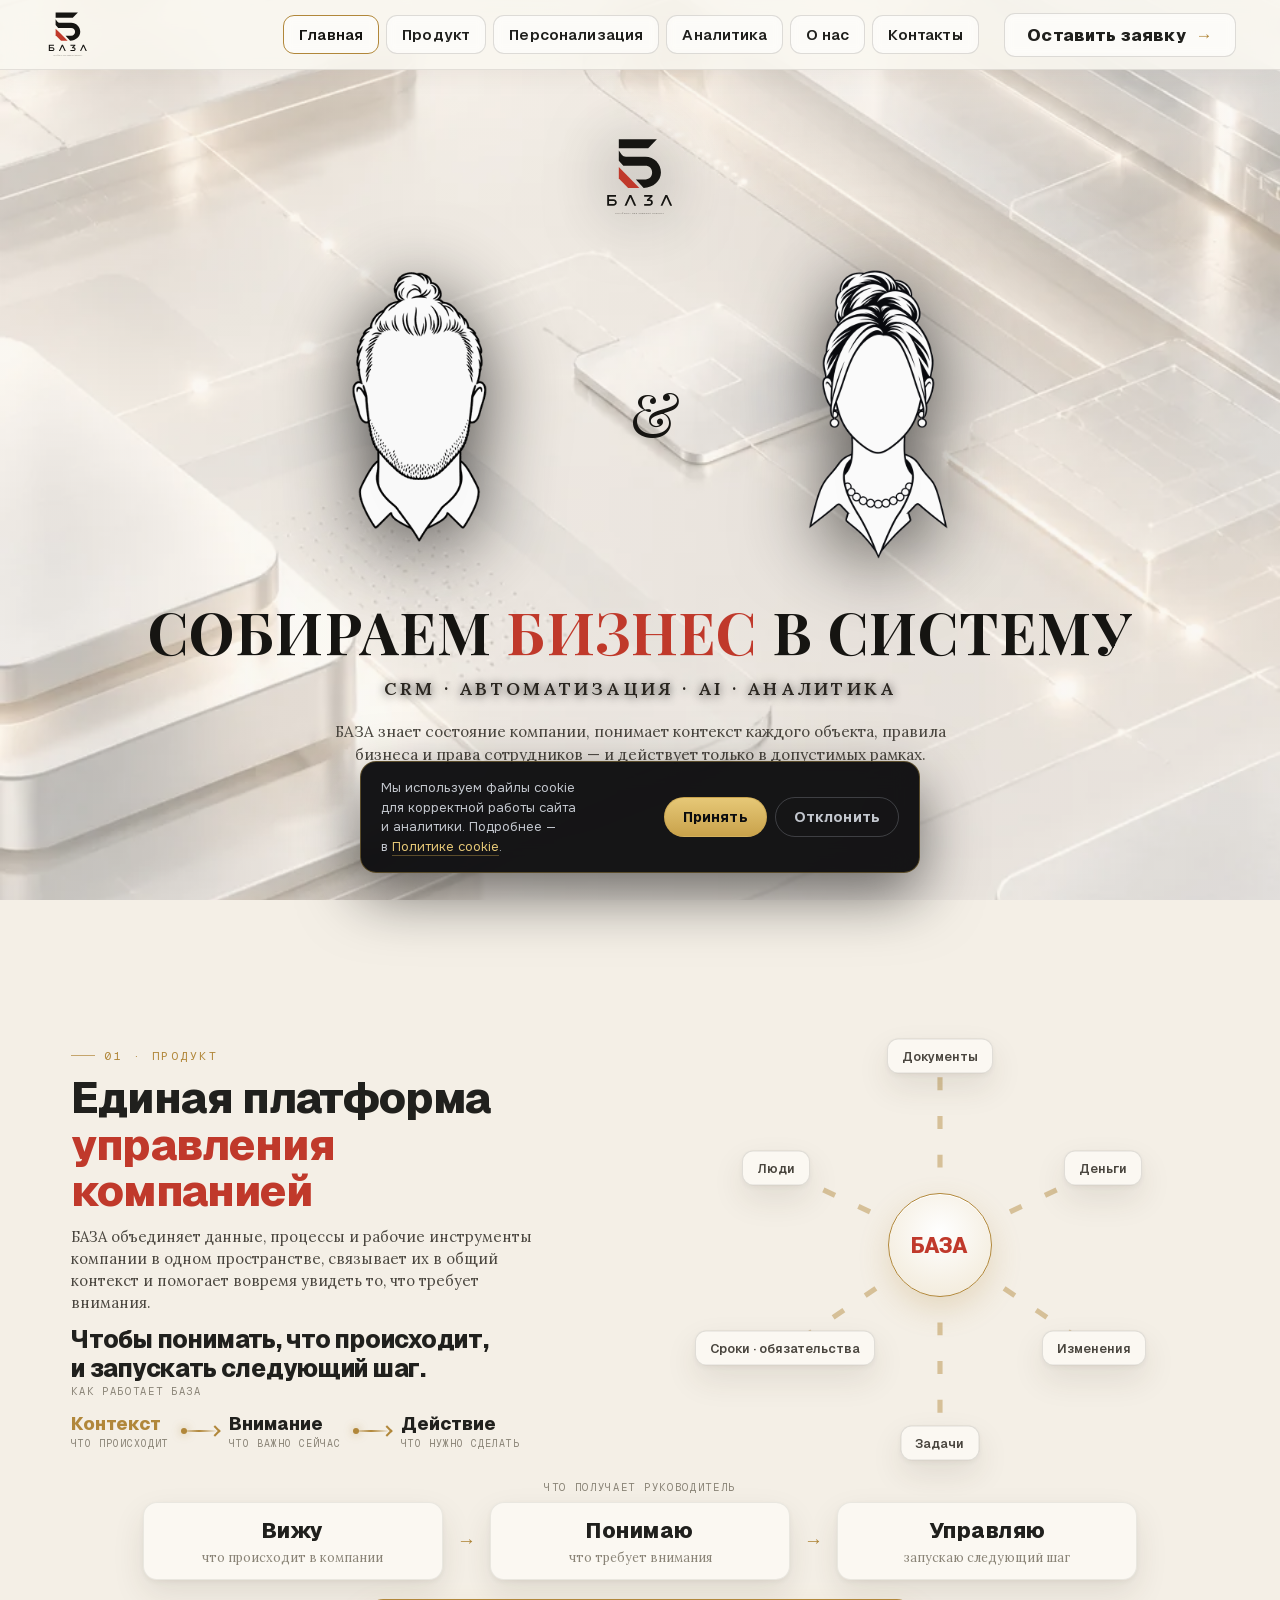
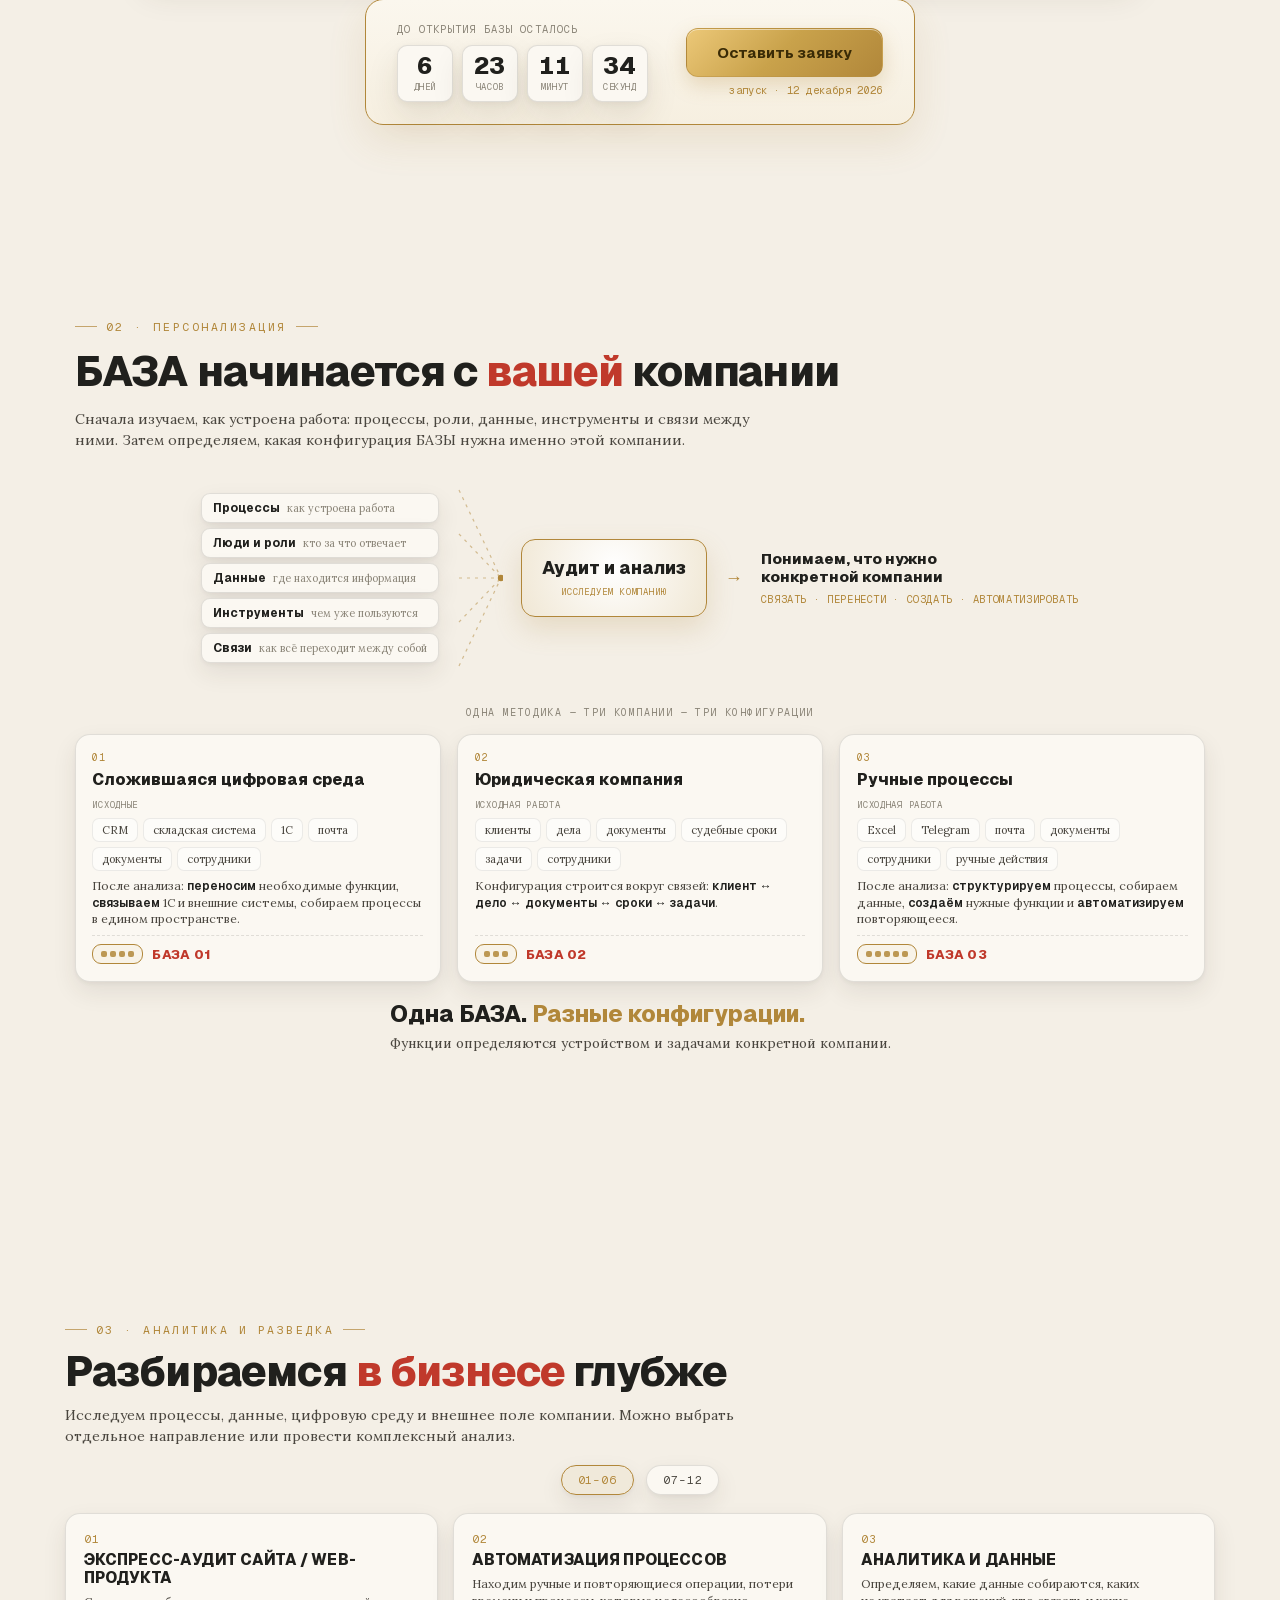
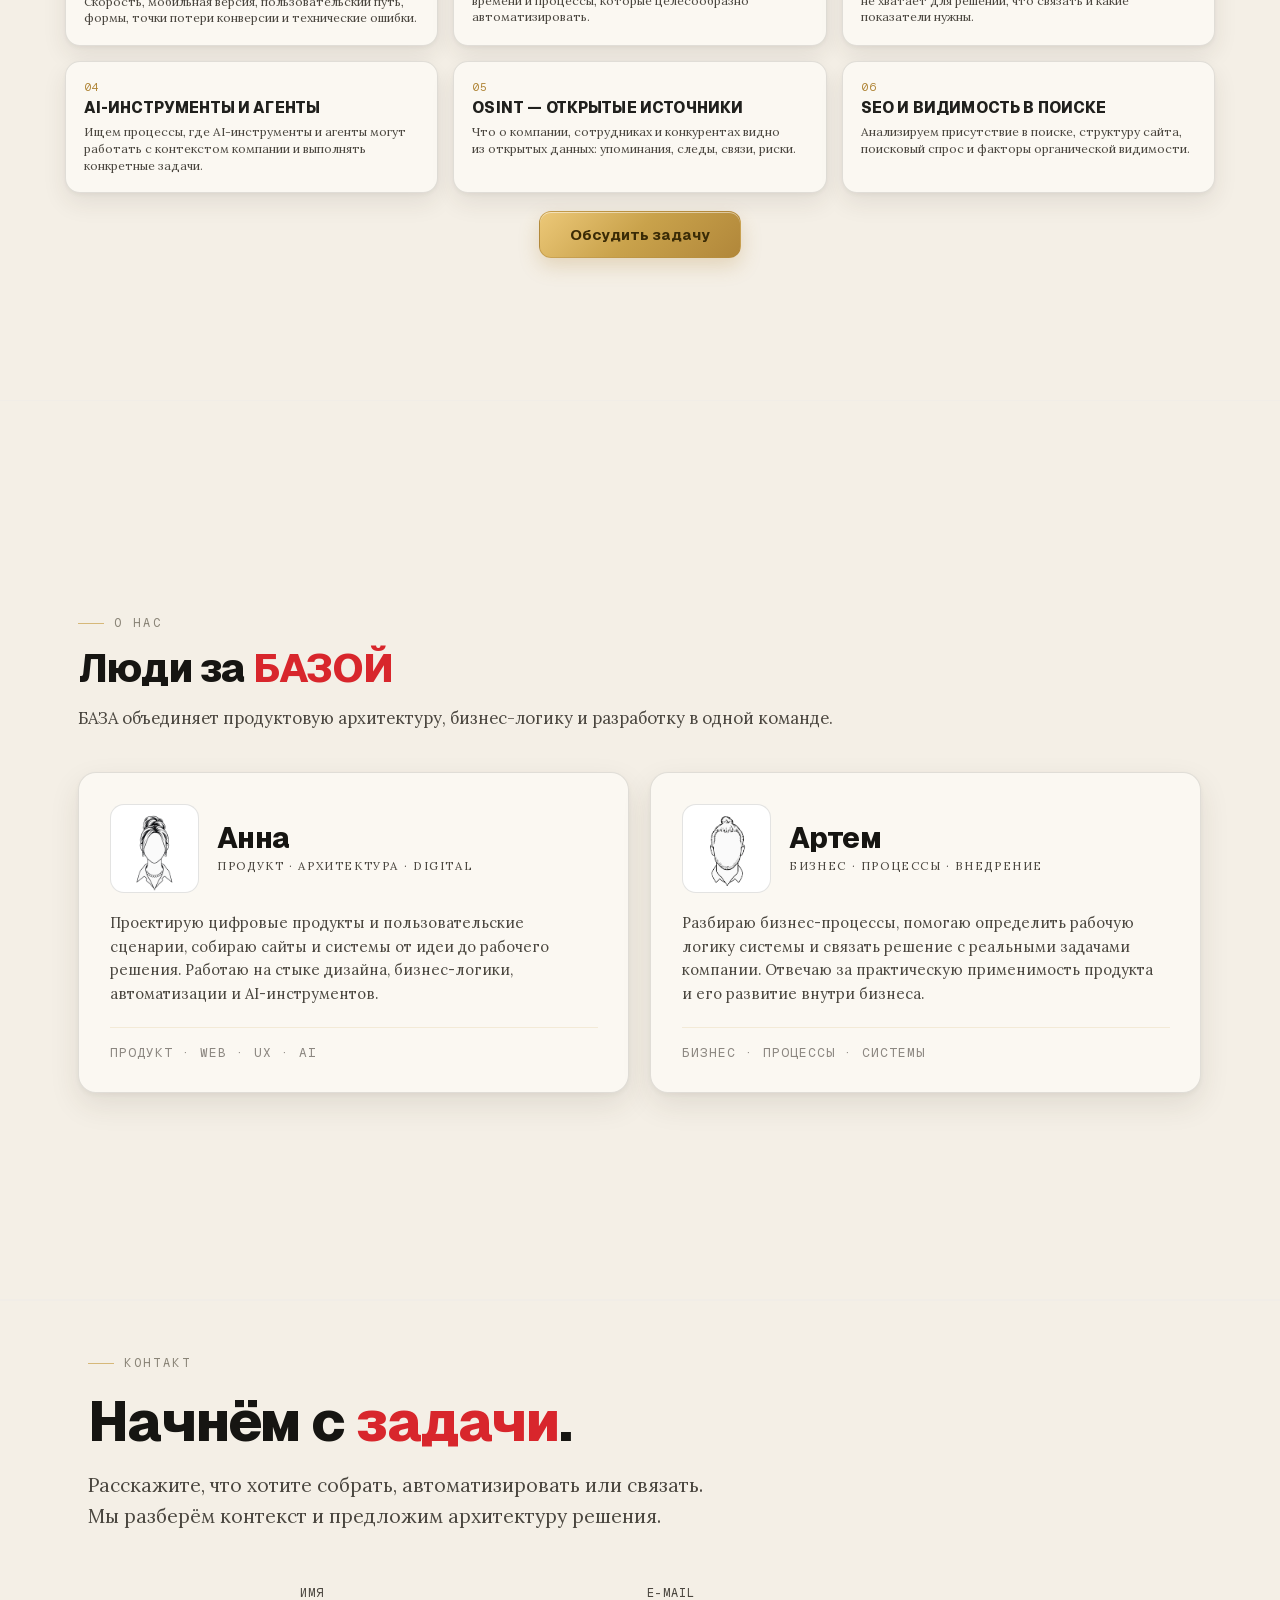
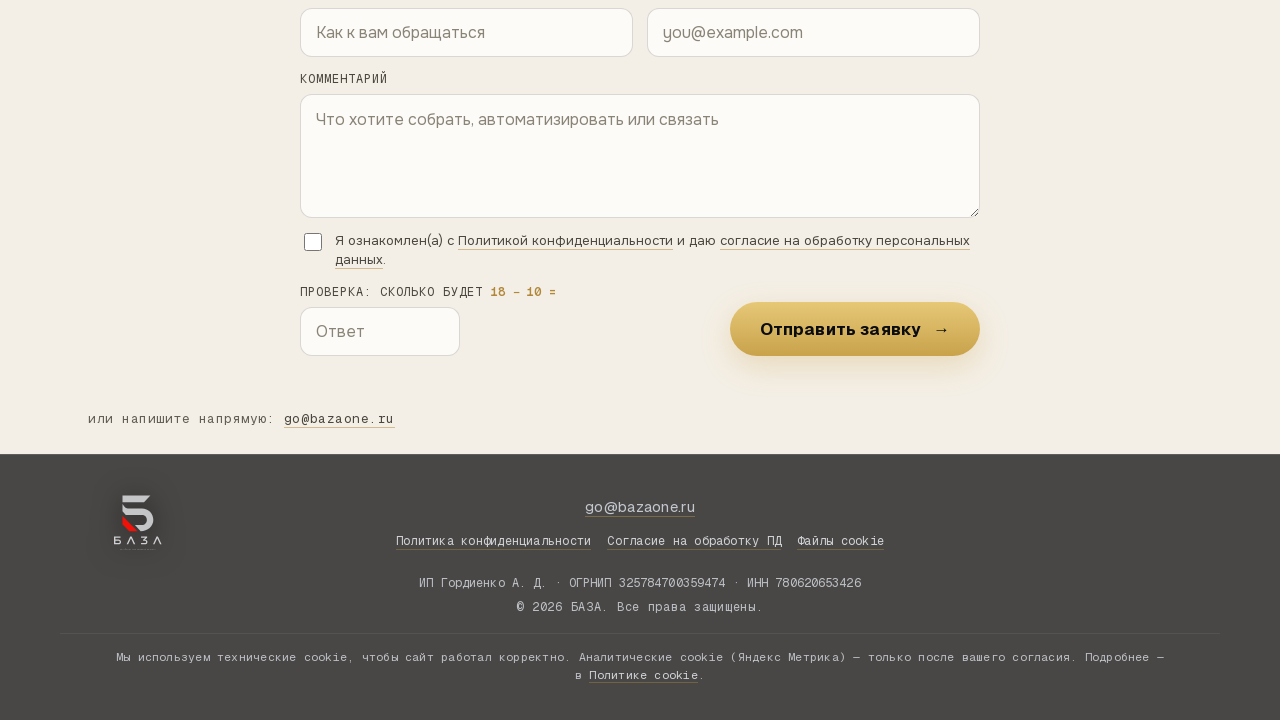
<file: forum/index.html>
<!doctype html>
<html lang="ru">
<head>
  <meta charset="utf-8" />
  <meta name="viewport" content="width=device-width, initial-scale=1" />
  <meta name="robots" content="noindex" />
  <!-- Страница «Мой Бизнес Форум» 2026 скрыта (форум прошёл). Старые ссылки и QR-коды ведут на главную.
       Вернуть страницу: git checkout b6665b6 -- forum/index.html css/forum.css js/forum.js -->
  <link rel="canonical" href="https://bazaone.ru/" />
  <meta http-equiv="refresh" content="0; url=/" />
  <title>БАЗА</title>
</head>
<body>
  <p>Переходим на главную… <a href="/">bazaone.ru</a></p>
  <script>location.replace('/' + location.hash);</script>
</body>
</html>
</file>
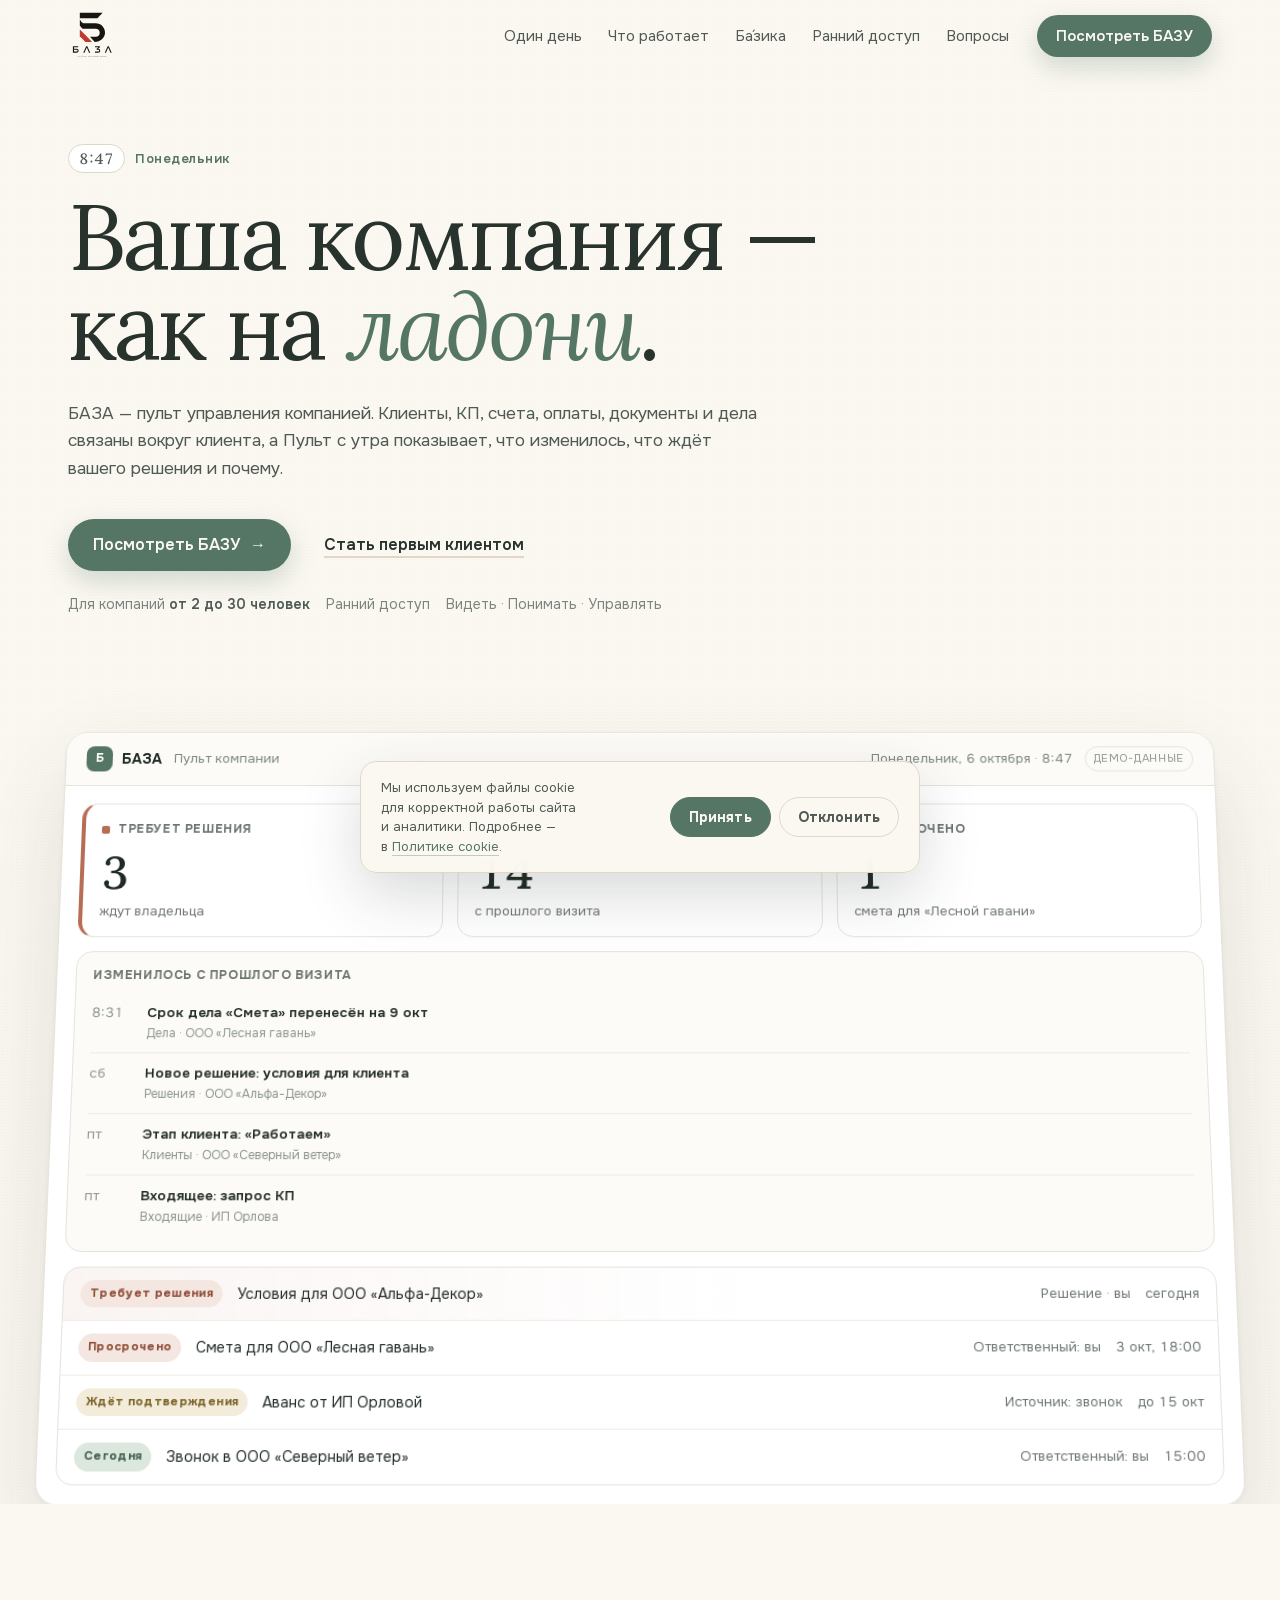
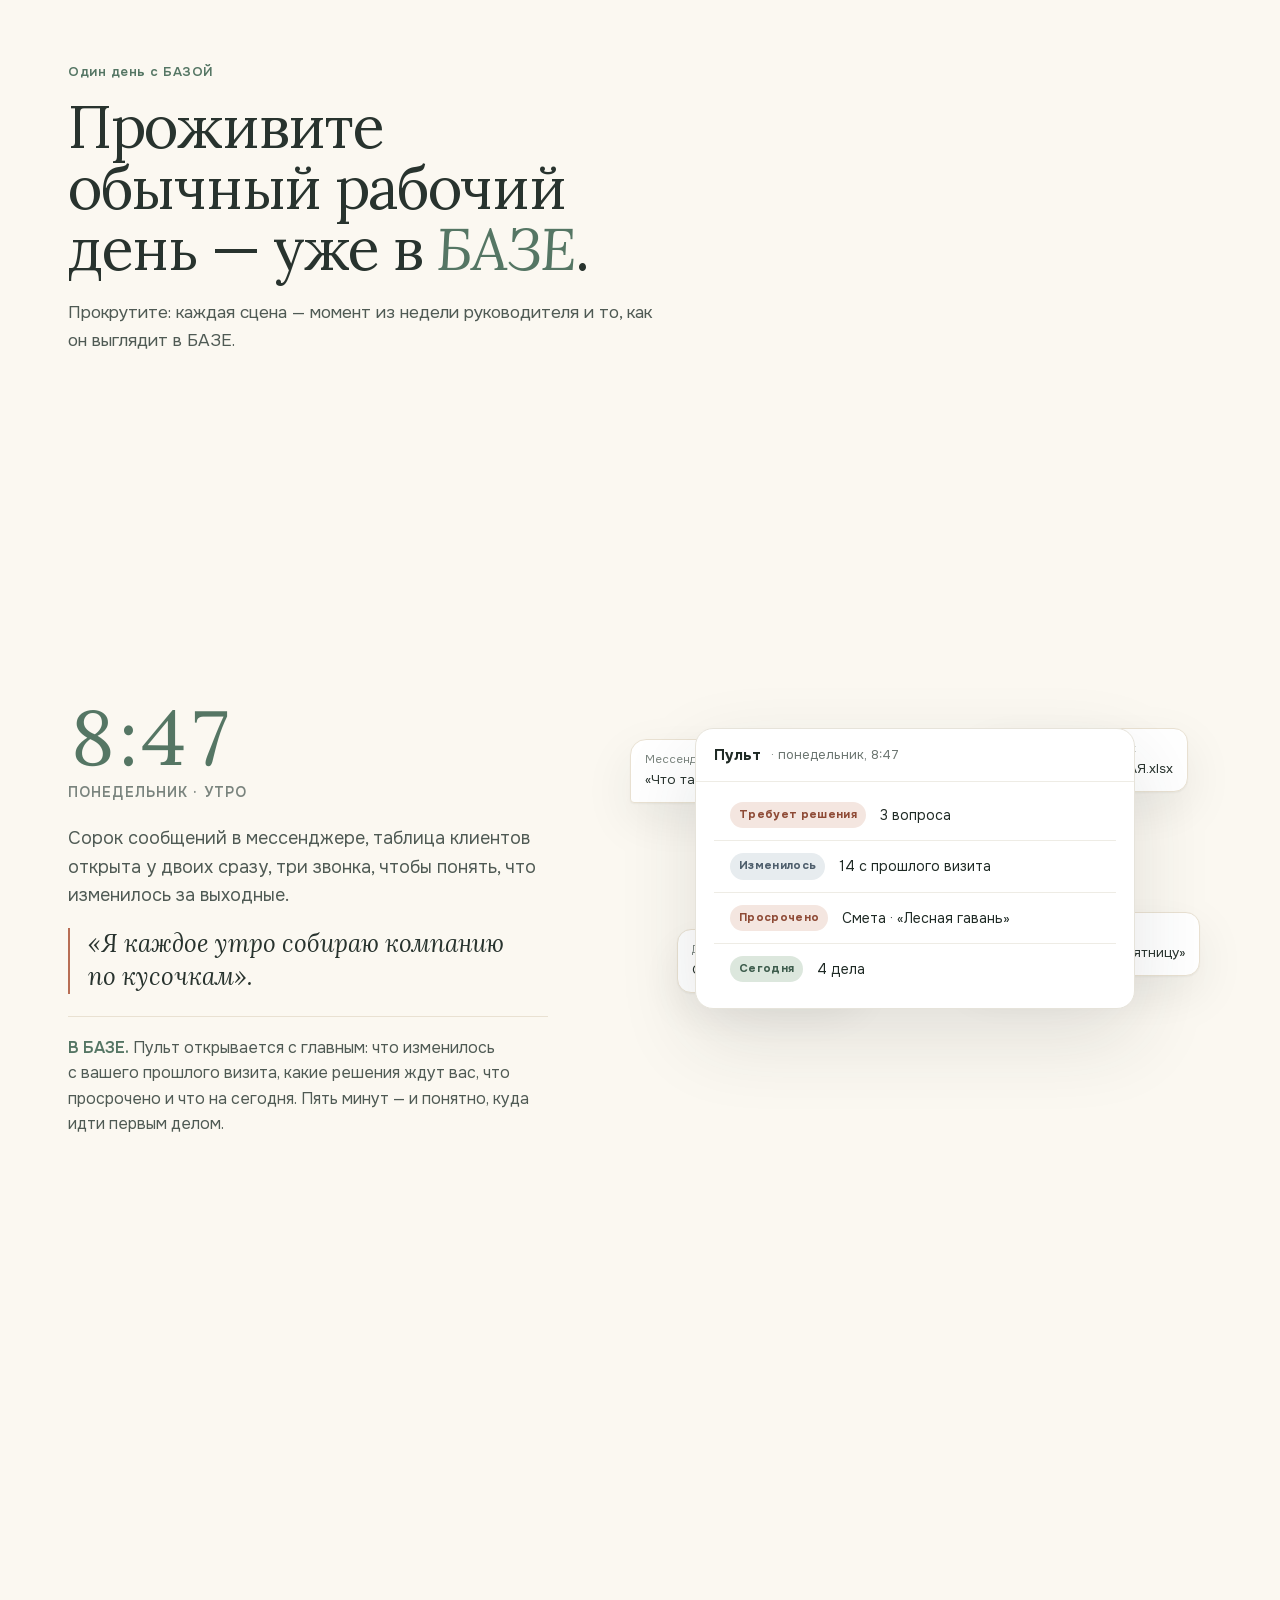
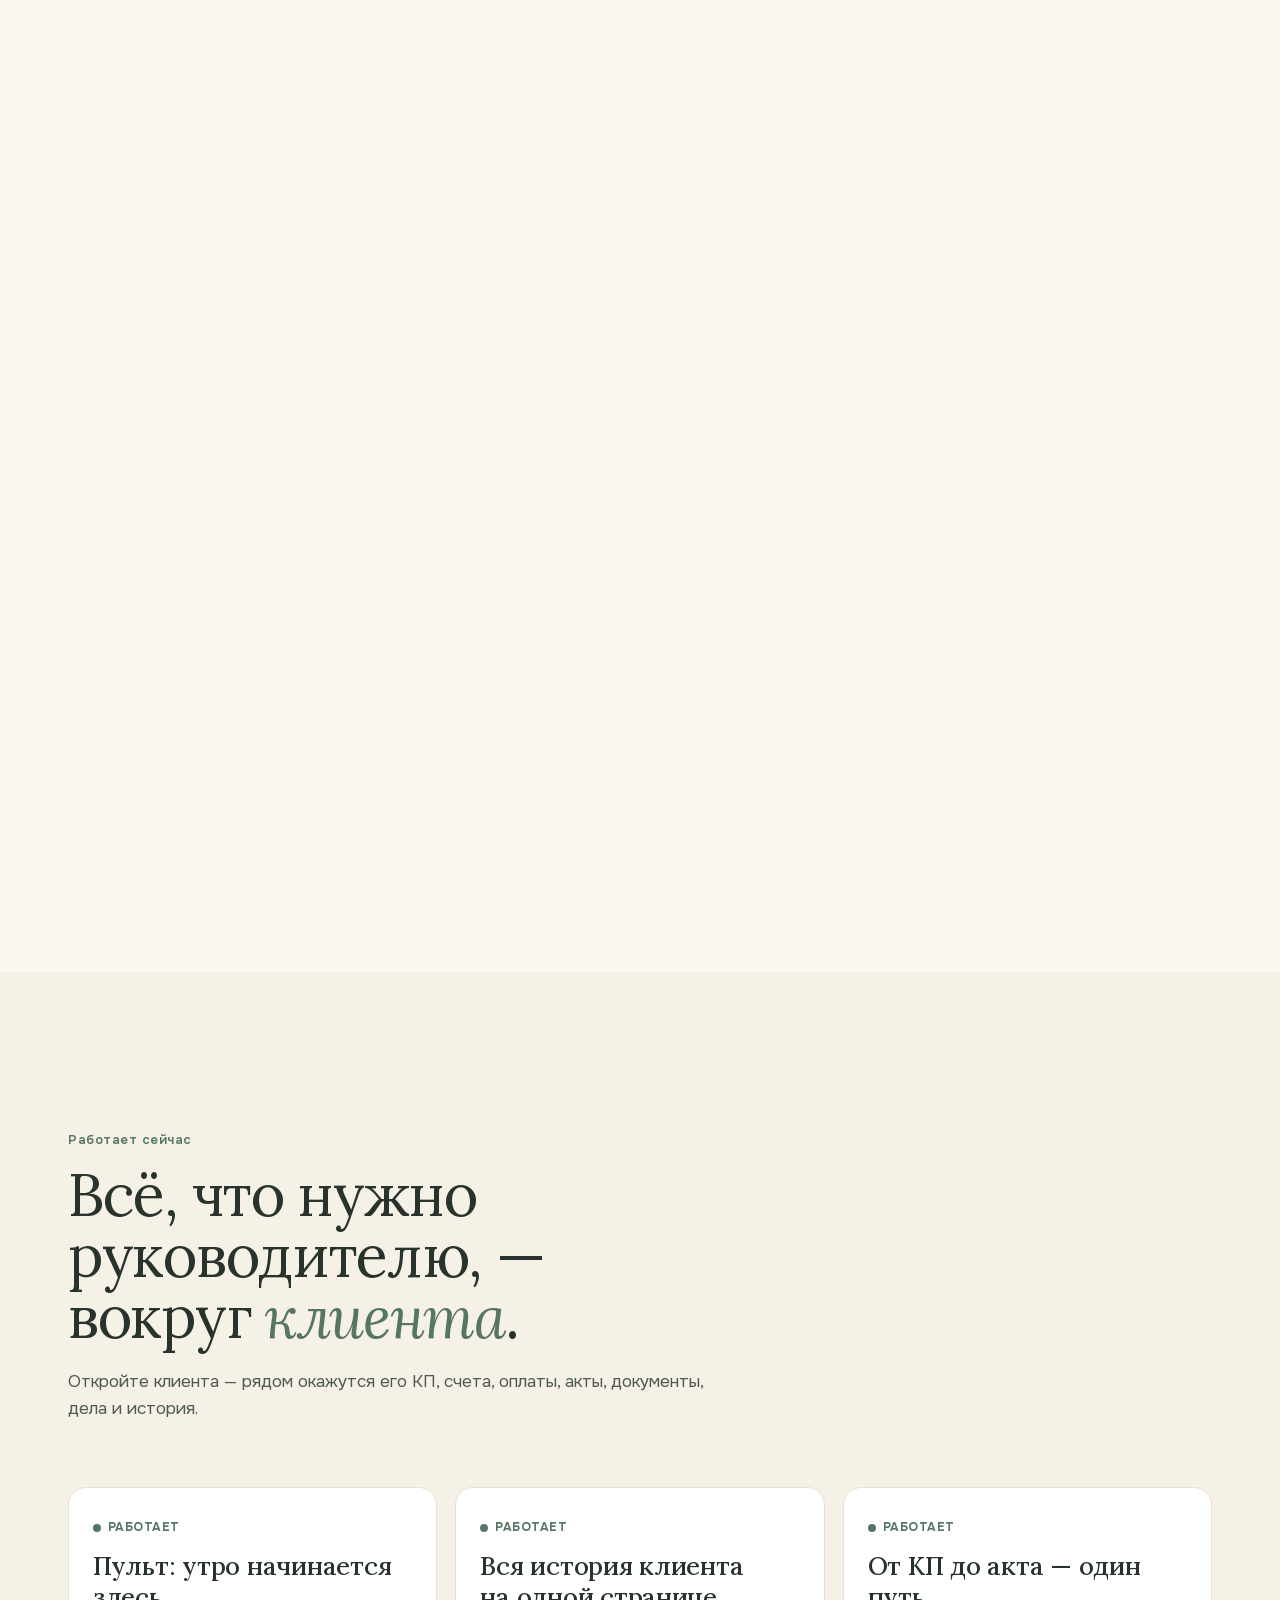
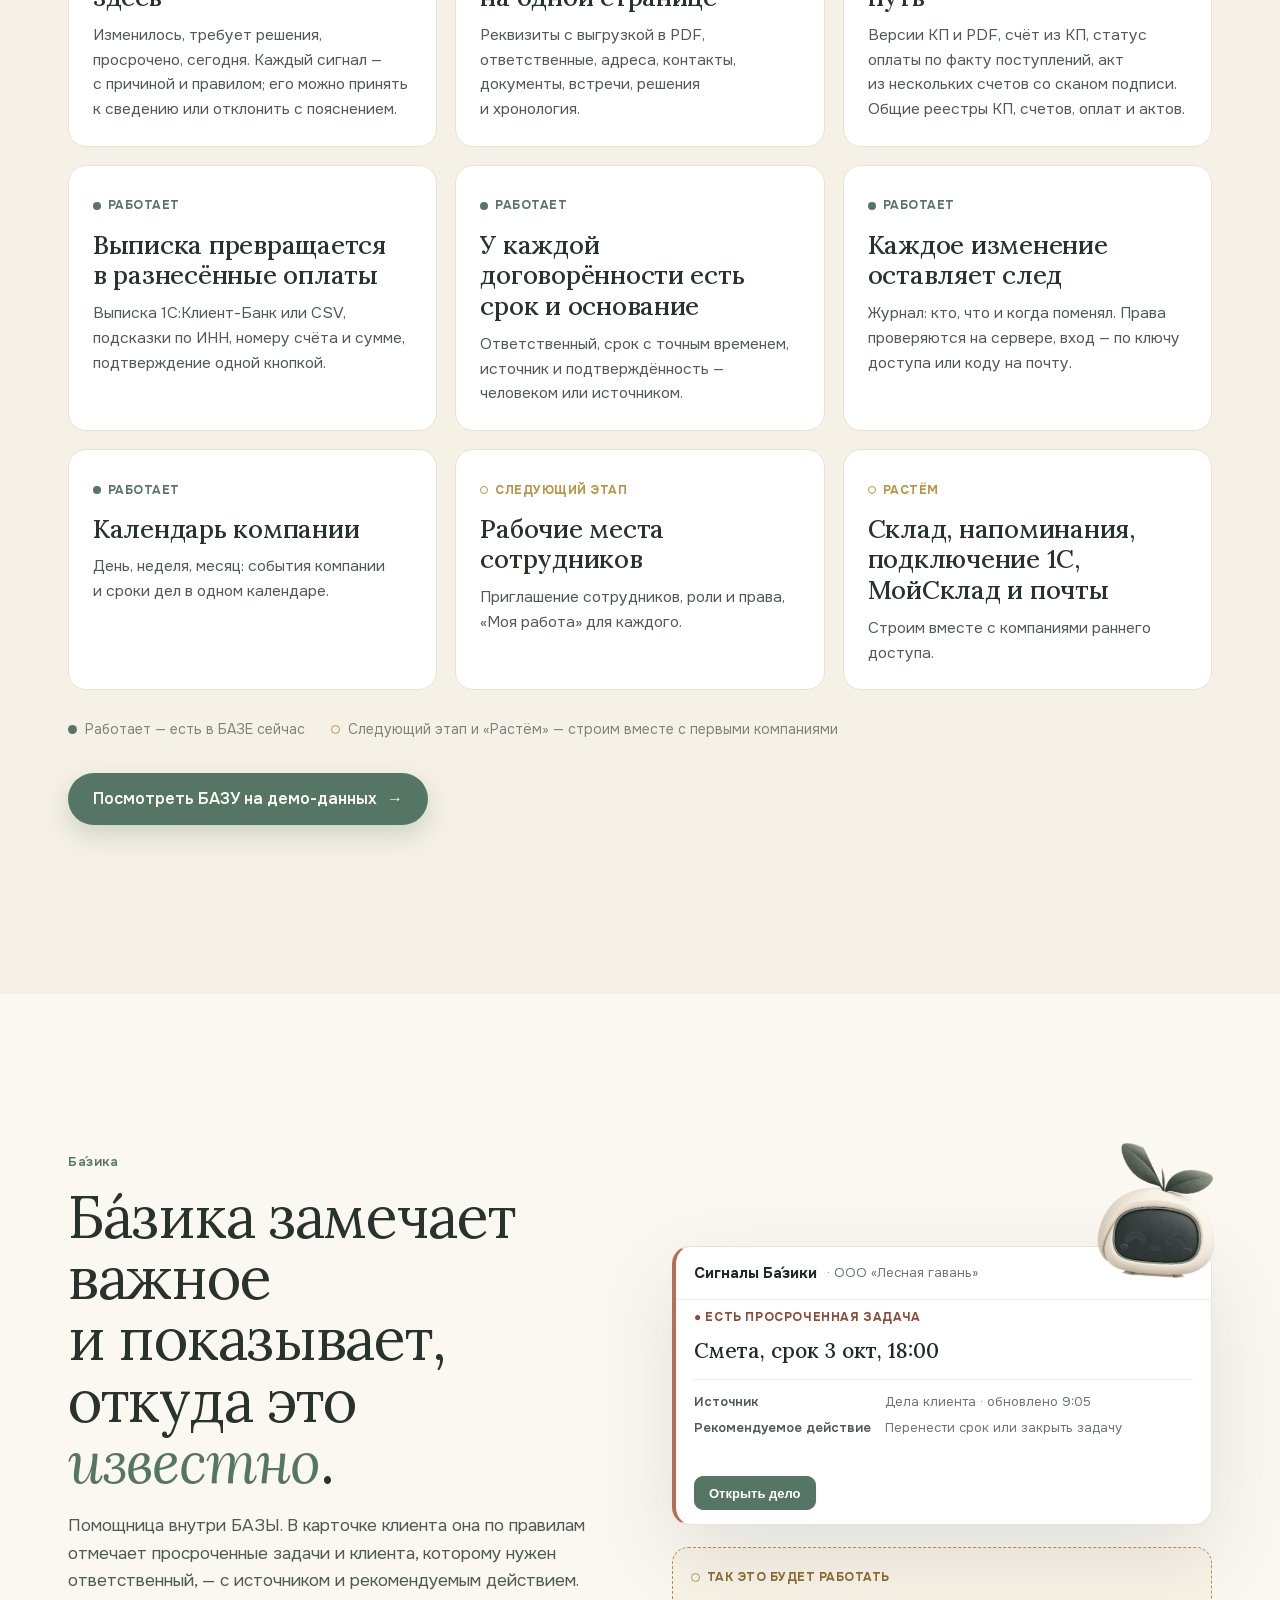
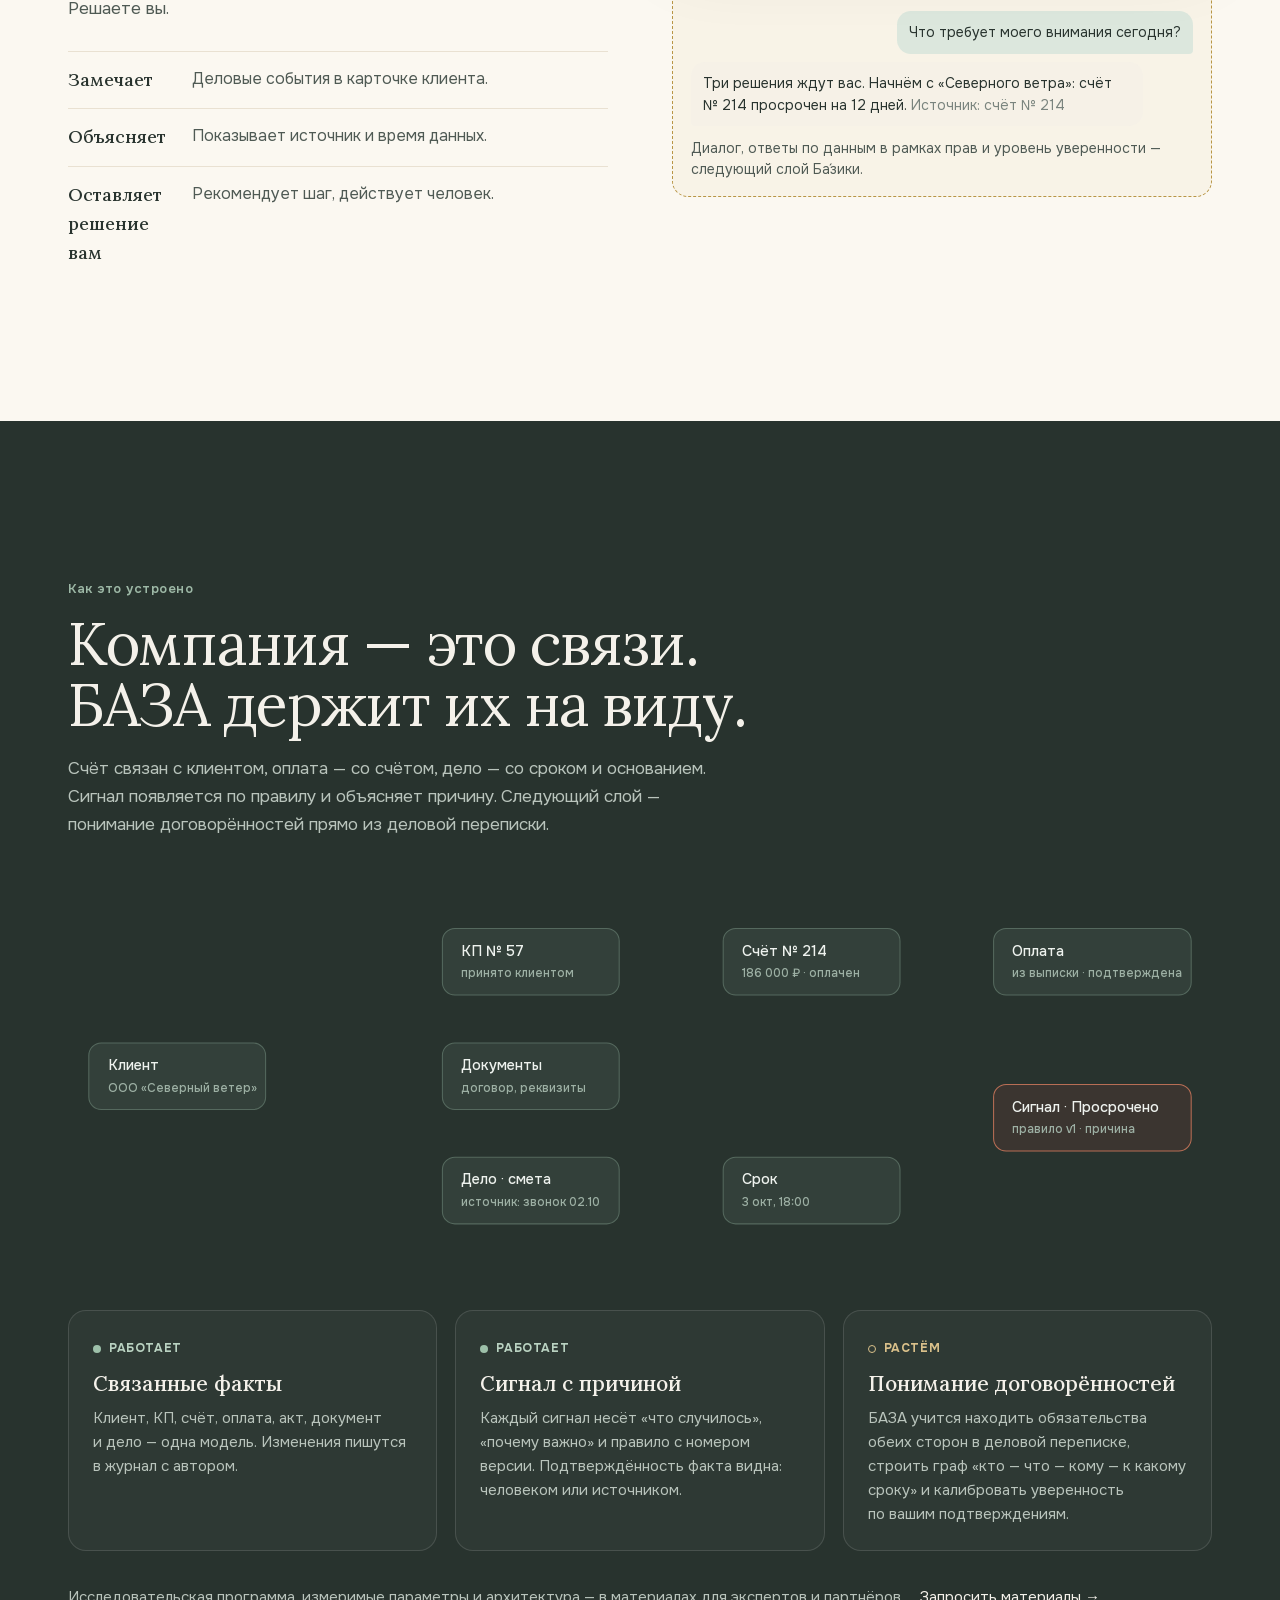
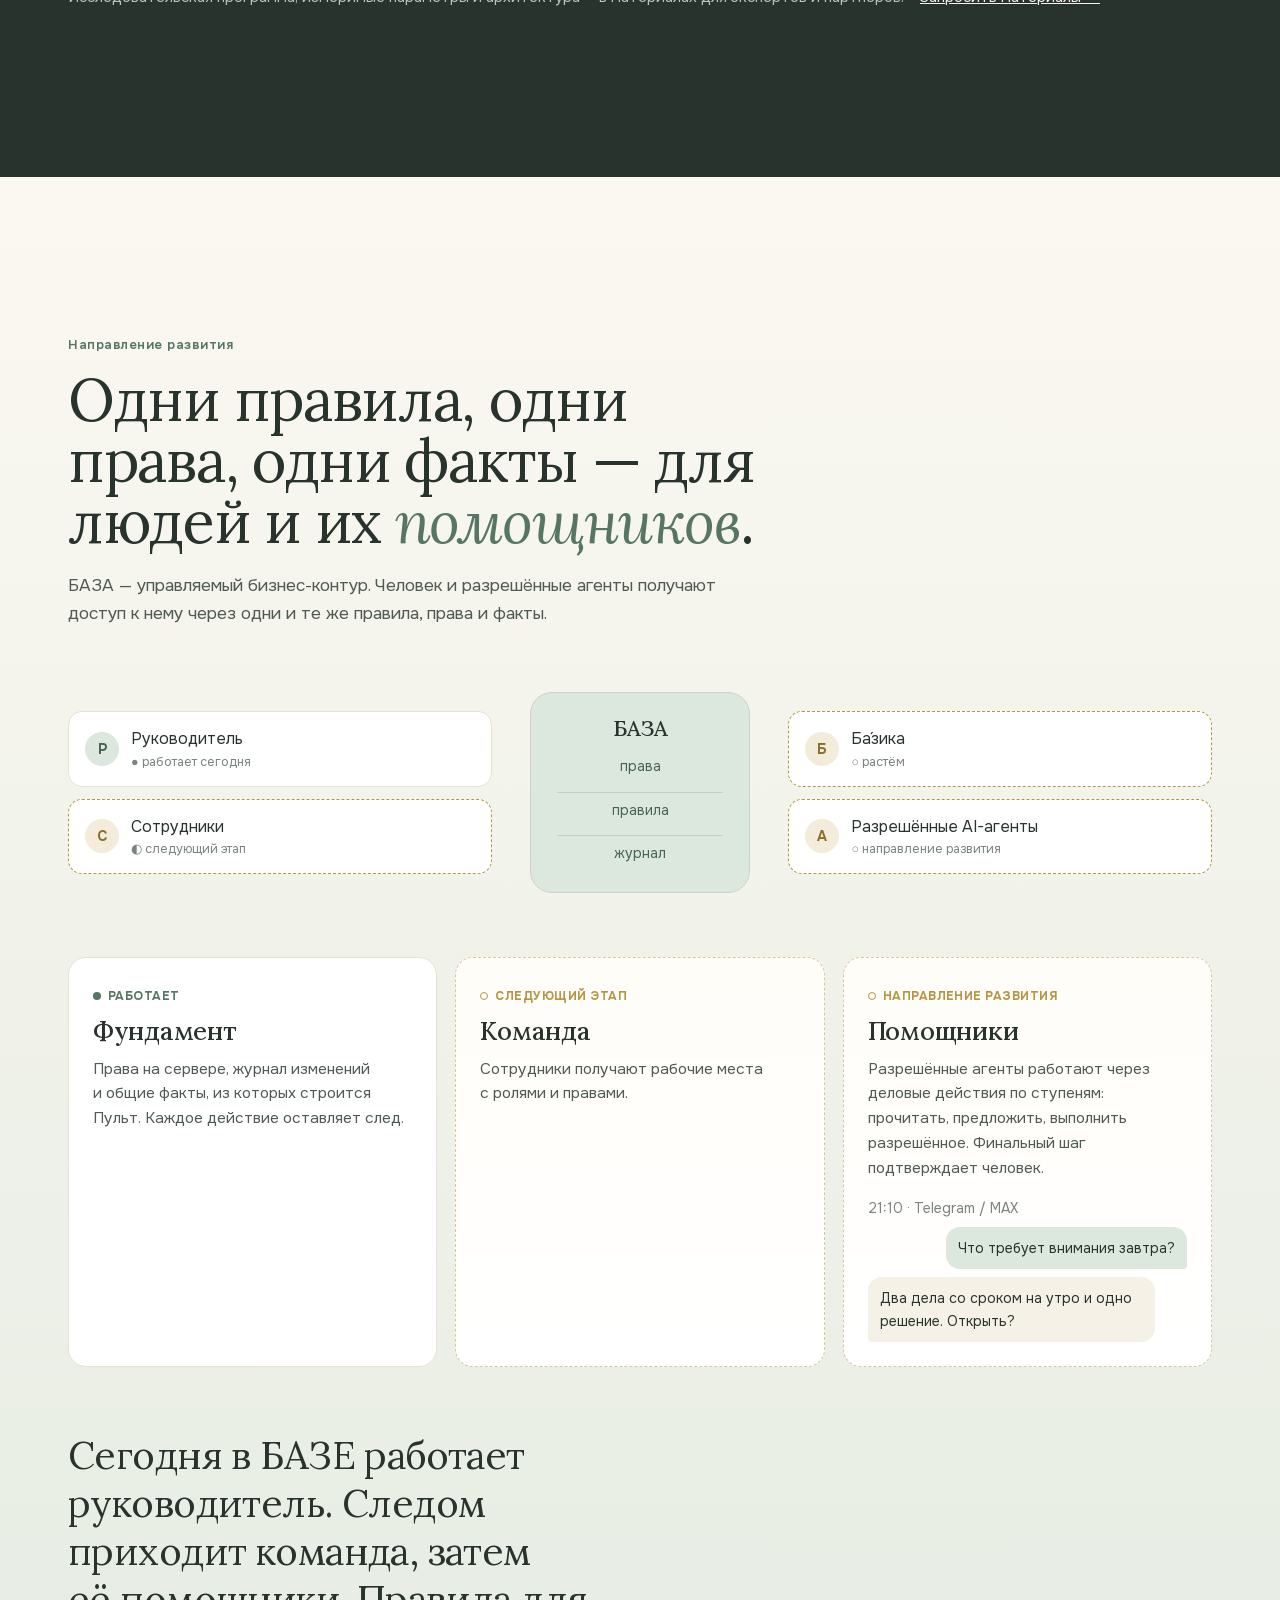
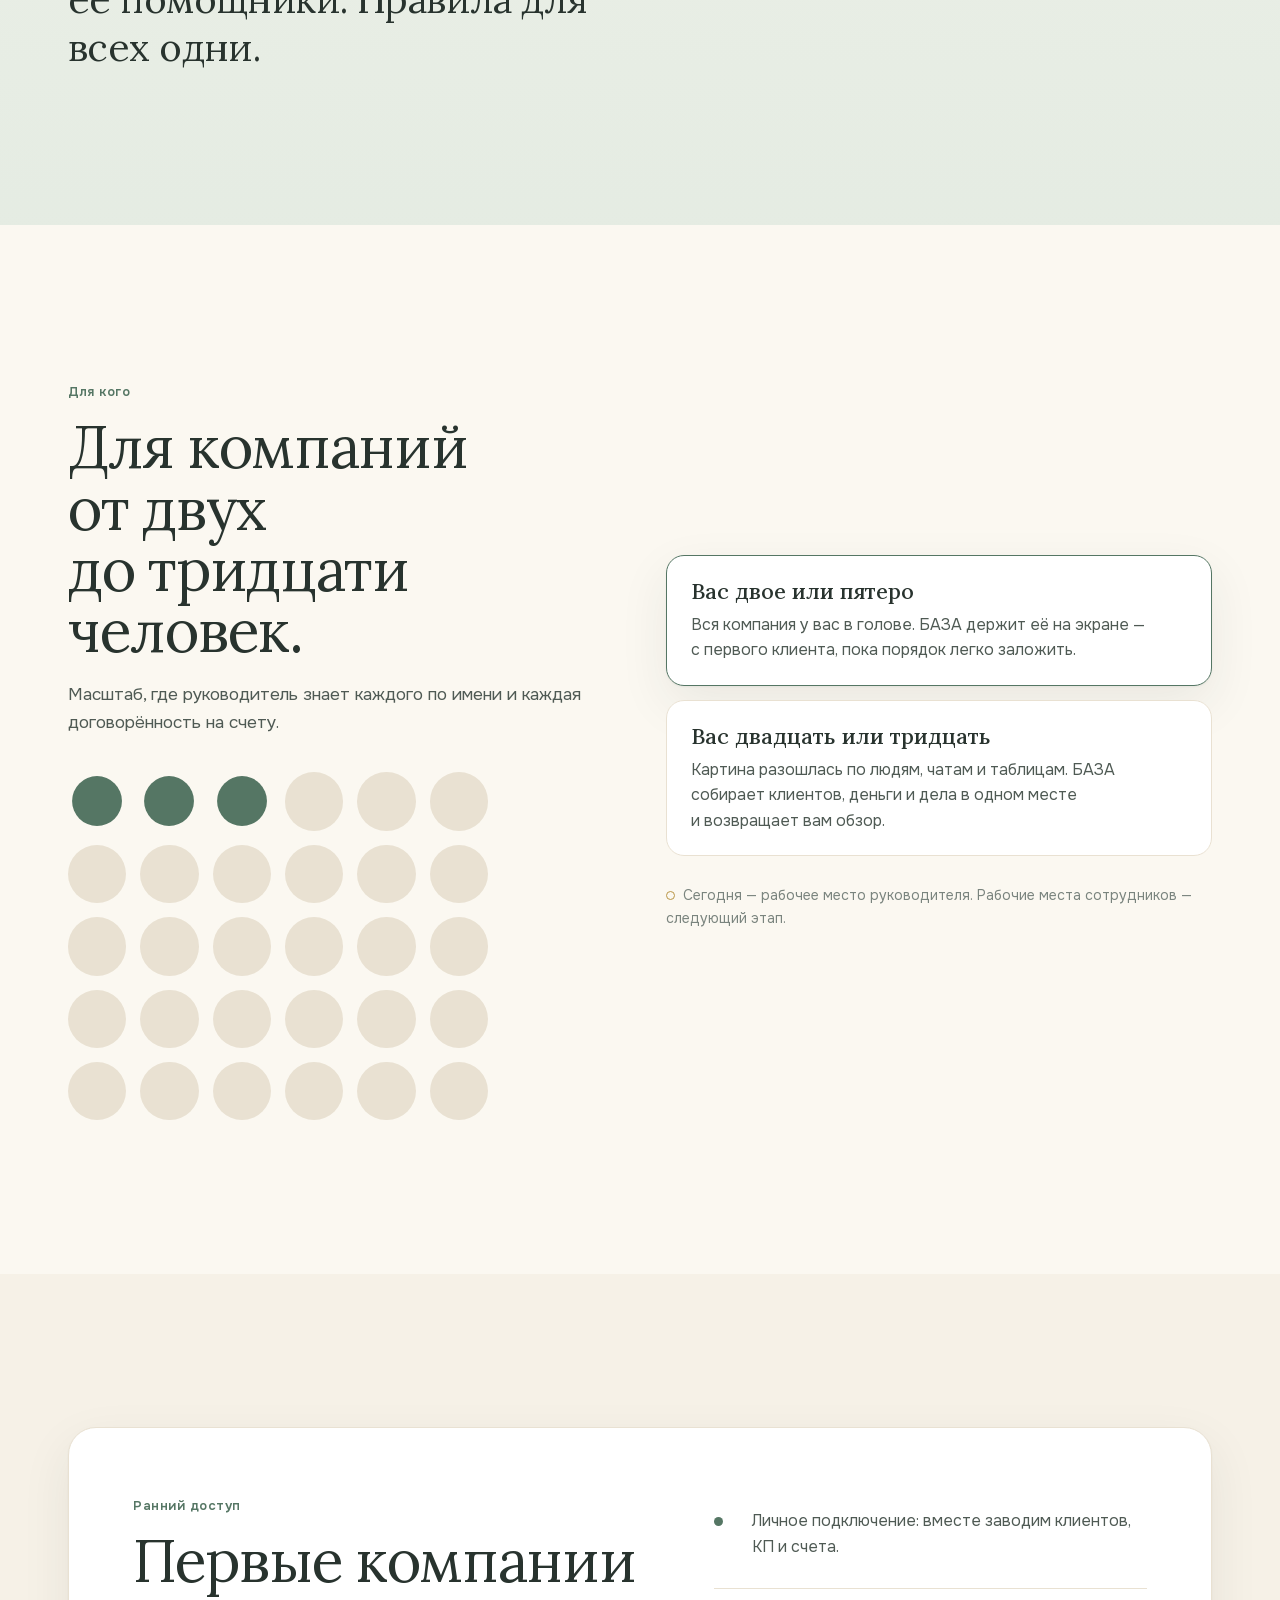
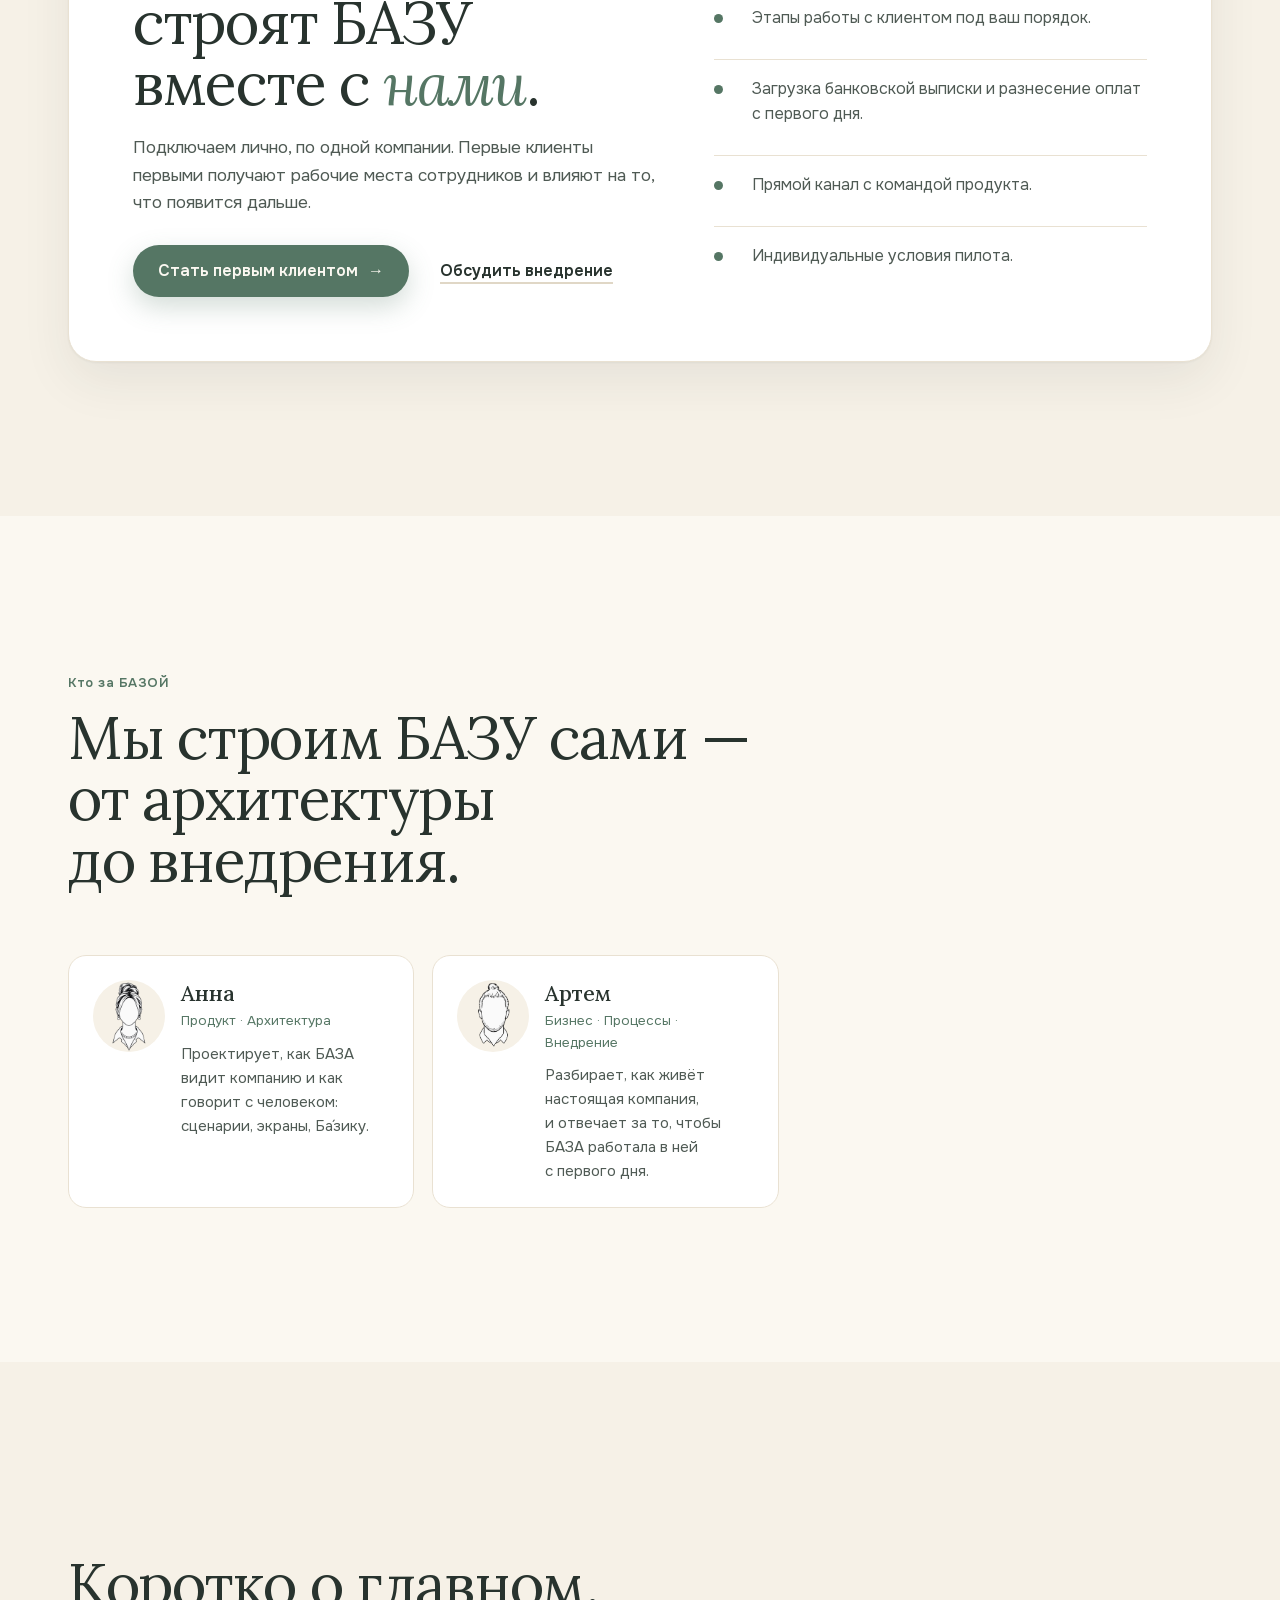
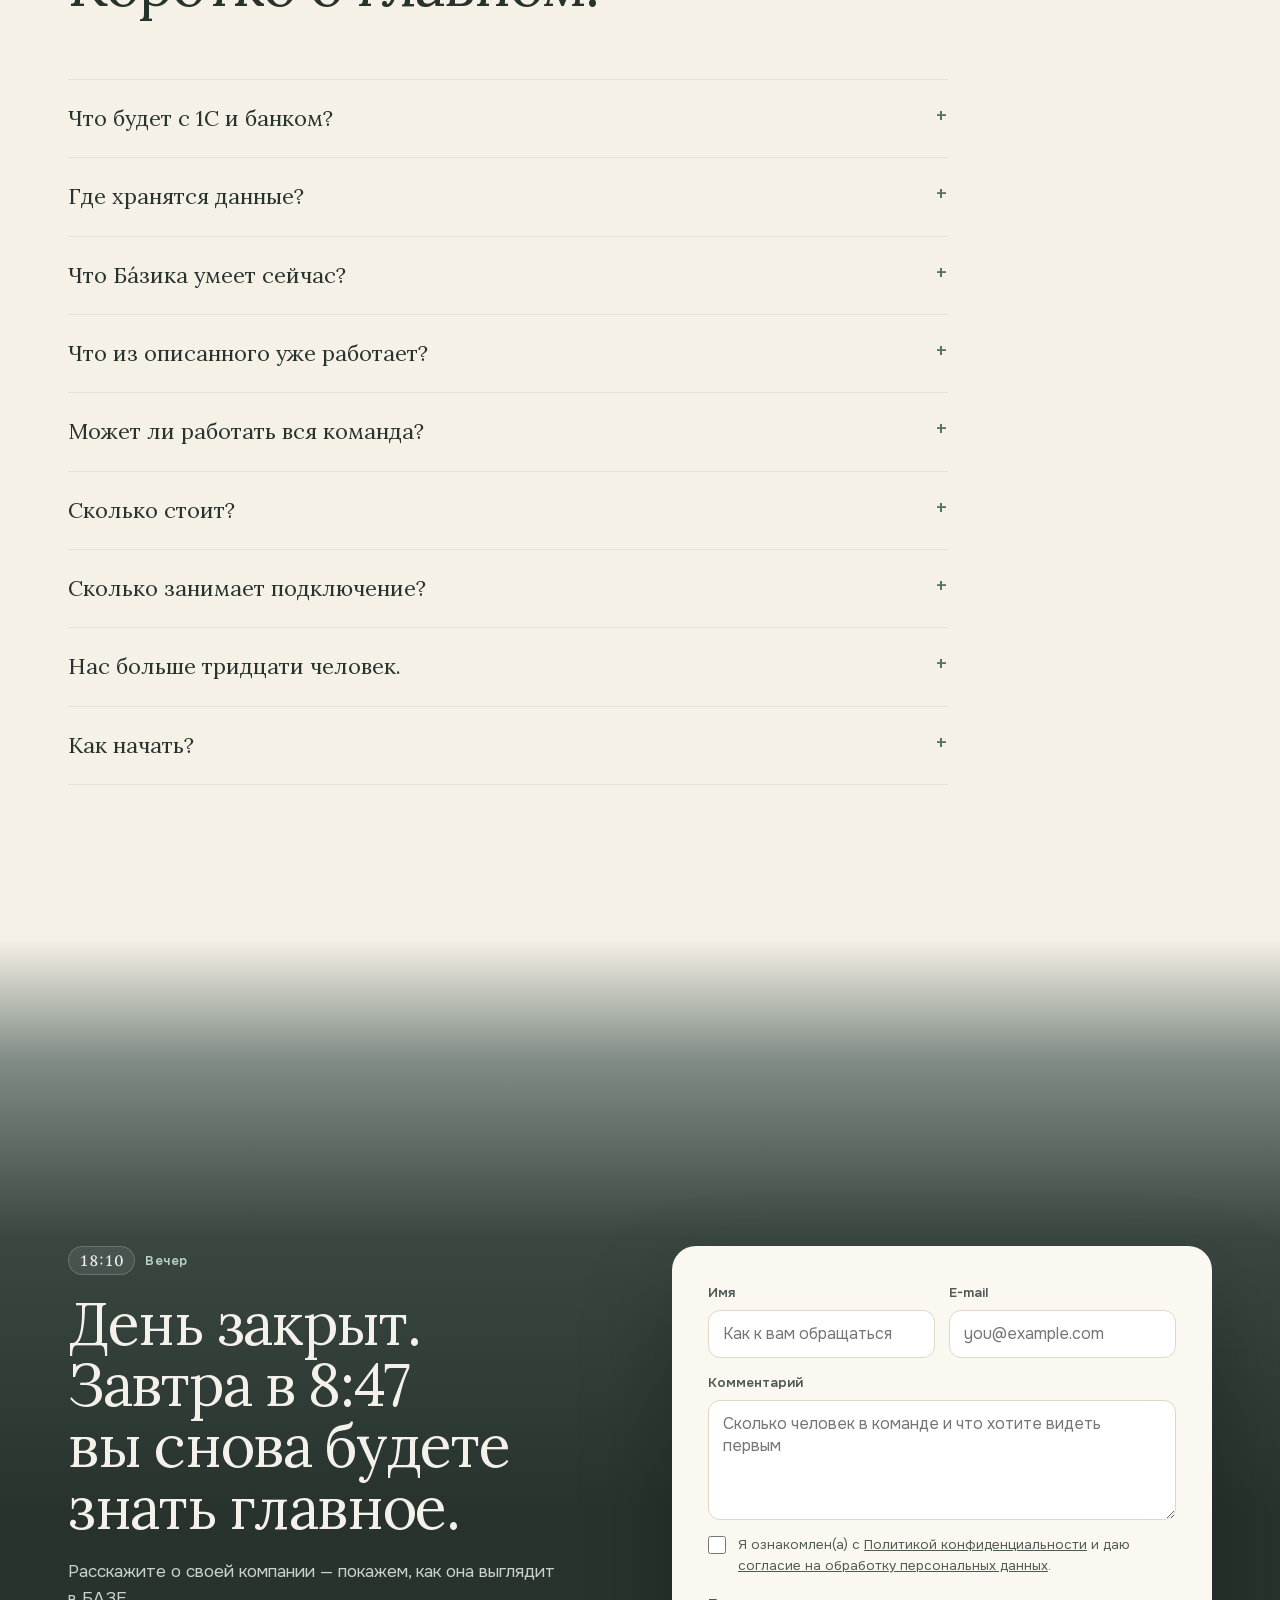
<file: home-v1/index.html>
<!DOCTYPE html>
<html lang="ru">
<head>
  <meta charset="UTF-8" />
  <meta name="viewport" content="width=device-width, initial-scale=1" />
  <title>БАЗА — пульт управления компанией</title>
  <meta name="description" content="БАЗА — пульт управления компанией для команд от 2 до 30 человек. Клиенты, КП, счета, оплаты, документы и дела связаны вокруг клиента, а Пульт показывает, что изменилось, что ждёт решения и почему." />
  <meta name="robots" content="noindex, nofollow" />
  <meta name="form-endpoint" content="https://api.bazaone.ru/send.php" />
  <meta name="theme-color" content="#FBF8F1" />
  <link rel="icon" href="../assets/logo-baza-black.svg" type="image/svg+xml" />
  <link rel="preload" href="../assets/fonts/lora-cyrillic.woff2" as="font" type="font/woff2" crossorigin />
  <link rel="stylesheet" href="../css/webfonts.css?v=1" />
  <link rel="stylesheet" href="../css/cookie.css?v=2" />
  <link rel="stylesheet" href="home.css?v=1" />
  <script>/* cookie-баннер с первой отрисовки (как на главной) */
  (function(){var c=null;try{c=localStorage.getItem('baza_cookie_consent');}catch(e){}if(c!=='accepted'&&c!=='declined')document.documentElement.classList.add('cookie-pending');})();</script>
</head>
<body>
  <a class="skip" href="#main">К содержанию</a>

  <!-- ============ Шапка ============ -->
  <header class="top" data-top>
    <div class="wrap top__in">
      <a class="top__logo" href="#main" aria-label="БАЗА — в начало"><img src="../assets/logo-baza-black.svg" width="650" height="710" alt="БАЗА" /></a>
      <nav class="top__nav" aria-label="Разделы">
        <a href="#day">Один день</a>
        <a href="#now">Что работает</a>
        <a href="#bazika">Ба́зика</a>
        <a href="#early">Ранний доступ</a>
        <a href="#faq">Вопросы</a>
      </nav>
      <a class="btn btn--main top__cta" href="#contact">Посмотреть БАЗУ</a>
      <button class="top__menu" type="button" data-menu aria-expanded="false" aria-controls="mnav" aria-label="Меню"><span></span><span></span><span></span></button>
    </div>
  </header>
  <nav class="mnav" id="mnav" data-mnav aria-label="Меню">
    <a href="#day">Один день</a>
    <a href="#now">Что работает</a>
    <a href="#bazika">Ба́зика</a>
    <a href="#early">Ранний доступ</a>
    <a href="#faq">Вопросы</a>
    <a href="#contact">Посмотреть БАЗУ</a>
  </nav>

  <!-- часы дня: показывают главу сюжета -->
  <div class="clock" data-clock aria-hidden="true">
    <span class="clock__dot" data-clock-dot></span>
    <span data-clock-t>8:47</span>
    <span class="clock__lbl" data-clock-l>утро</span>
  </div>

  <main id="main">

    <!-- ============ 1 · Первый экран · 8:47 ============ -->
    <section class="hero" data-time="8:47" data-time-l="утро" aria-labelledby="h1">
      <div class="wrap">
        <div class="hero__txt">
          <p class="eyebrow" data-in><span class="t">8:47</span> Понедельник</p>
          <h1 class="h1" id="h1" data-in="2">Ваша компания — как&nbsp;на&nbsp;<em>ладони</em>.</h1>
          <p class="lead hero__sub" data-in="3">БАЗА — пульт управления компанией. Клиенты, КП, счета, оплаты, документы и&nbsp;дела связаны вокруг клиента, а&nbsp;Пульт с&nbsp;утра показывает, что изменилось, что ждёт вашего решения и&nbsp;почему.</p>
          <div class="hero__act" data-in="4">
            <a class="btn btn--main" href="#contact">Посмотреть БАЗУ <span class="arr" aria-hidden="true">→</span></a>
            <a class="btn btn--line" href="#early">Стать первым клиентом</a>
          </div>
          <p class="hero__note" data-in="4"><span>Для компаний <b>от&nbsp;2 до&nbsp;30 человек</b></span><span>Ранний доступ</span><span>Видеть · Понимать · Управлять</span></p>
        </div>

        <div class="hero__stage" data-hero-stage>
          <div class="pult" role="img" aria-label="Пульт БАЗЫ на демонстрационных данных: требует решения — 3, изменилось с прошлого визита — 14, просрочено — 1, на сегодня — 4">
            <div class="pult__bar">
              <span class="pult__brand"><span class="pult__mark">Б</span>БАЗА</span>
              <span class="pult__crumb">Пульт компании</span>
              <span class="pult__date num">Понедельник, 6 октября · 8:47</span>
              <span class="pult__demo">Демо-данные</span>
            </div>
            <div class="pult__body">
              <div class="kpi kpi--decide"><div class="kpi__k"><i></i>Требует решения</div><div class="kpi__v" data-count="3">3</div><div class="kpi__s">ждут владельца</div></div>
              <div class="kpi kpi--change"><div class="kpi__k"><i></i>Изменилось</div><div class="kpi__v" data-count="14">14</div><div class="kpi__s">с прошлого визита</div></div>
              <div class="kpi"><div class="kpi__k"><i style="background:var(--terra)"></i>Просрочено</div><div class="kpi__v" data-count="1">1</div><div class="kpi__s">смета для «Лесной гавани»</div></div>
              <div class="feed">
                <div class="feed__h">Изменилось с прошлого визита</div>
                <ul data-feed>
                  <li><time>8:31</time><span><b>Срок дела «Смета» перенесён на 9&nbsp;окт</b><span class="src">Дела · ООО «Лесная гавань»</span></span></li>
                  <li><time>сб</time><span><b>Новое решение: условия для клиента</b><span class="src">Решения · ООО «Альфа-Декор»</span></span></li>
                  <li><time>пт</time><span><b>Этап клиента: «Работаем»</b><span class="src">Клиенты · ООО «Северный ветер»</span></span></li>
                  <li><time>пт</time><span><b>Входящее: запрос КП</b><span class="src">Входящие · ИП Орлова</span></span></li>
                </ul>
              </div>
              <div class="rows">
                <div class="row is-hot"><span class="tag tag--decide">Требует решения</span><span>Условия для ООО «Альфа-Декор»</span><span class="who">Решение · вы</span><span class="due">сегодня</span></div>
                <div class="row"><span class="tag tag--decide">Просрочено</span><span>Смета для ООО «Лесная гавань»</span><span class="who">Ответственный: вы</span><span class="due">3&nbsp;окт, 18:00</span></div>
                <div class="row"><span class="tag tag--wait">Ждёт подтверждения</span><span>Аванс от&nbsp;ИП Орловой</span><span class="who">Источник: звонок</span><span class="due">до&nbsp;15&nbsp;окт</span></div>
                <div class="row"><span class="tag tag--ok">Сегодня</span><span>Звонок в&nbsp;ООО «Северный ветер»</span><span class="who">Ответственный: вы</span><span class="due">15:00</span></div>
              </div>
            </div>
          </div>
          <p class="pult__cap"><em>Пульт, 8:47. С&nbsp;вашего прошлого визита — 14&nbsp;изменений, решения ждут три.</em><span>Демонстрационные данные</span></p>
        </div>
      </div>
    </section>

    <!-- ============ 2 · Один день с БАЗОЙ (sticky) ============ -->
    <section class="sec day" id="day" data-day aria-labelledby="day-h">
      <div class="wrap sec__head">
        <p class="eyebrow" data-in>Один день с&nbsp;БАЗОЙ</p>
        <h2 class="h2" id="day-h" data-in="2">Проживите обычный рабочий день — уже в&nbsp;<em>БАЗЕ</em>.</h2>
        <p class="lead" data-in="3">Прокрутите: каждая сцена — момент из&nbsp;недели руководителя и&nbsp;то, как он&nbsp;выглядит в&nbsp;БАЗЕ.</p>
      </div>
      <div class="day__track" data-day-track style="--steps:4">
        <div class="day__sticky">
          <div class="wrap day__grid">
            <div class="scene-txt">
              <article class="scene is-on" data-scene data-time="8:47" data-time-l="понедельник">
                <p class="scene__t">8:47</p>
                <p class="scene__d">Понедельник · утро</p>
                <p class="scene__p">Сорок сообщений в&nbsp;мессенджере, таблица клиентов открыта у&nbsp;двоих сразу, три звонка, чтобы понять, что изменилось за&nbsp;выходные.</p>
                <p class="scene__q">«Я&nbsp;каждое утро собираю компанию по&nbsp;кусочкам».</p>
                <p class="scene__baza"><b>В&nbsp;БАЗЕ.</b> Пульт открывается с&nbsp;главным: что изменилось с&nbsp;вашего прошлого визита, какие решения ждут вас, что просрочено и&nbsp;что на&nbsp;сегодня. Пять минут — и&nbsp;понятно, куда идти первым делом.</p>
                              </article>
              <article class="scene" data-scene data-time="11:20" data-time-l="среда">
                <p class="scene__t">11:20</p>
                <p class="scene__d">Среда · звонок клиента</p>
                <p class="scene__p">Звонит клиент: «Вы&nbsp;обещали смету ещё в&nbsp;пятницу». Обещание жило в&nbsp;переписке менеджера.</p>
                <p class="scene__q">«О&nbsp;договорённости знали двое. Я&nbsp;узнал третьим — от&nbsp;клиента».</p>
                <p class="scene__baza"><b>В&nbsp;БАЗЕ.</b> Смета записана делом: ответственный, срок с&nbsp;точным временем, источник «звонок клиента 02.10». В&nbsp;день срока дело стоит в&nbsp;«Сегодня», после срока Пульт поднимает его в&nbsp;«Просрочено» — с&nbsp;причиной и&nbsp;правилом.</p>
              </article>
              <article class="scene" data-scene data-time="14:00" data-time-l="четверг">
                <p class="scene__t">14:00</p>
                <p class="scene__d">Четверг · деньги</p>
                <p class="scene__p">Деньги пришли в&nbsp;банк, счета лежат в&nbsp;почте, кто что оплатил — сверяете вручную.</p>
                <p class="scene__q">«Банк есть, 1С есть. Картину собираю сам».</p>
                <p class="scene__baza"><b>В&nbsp;БАЗЕ.</b> Загрузите выписку интернет-банка — 1С:Клиент-Банк или CSV. БАЗА подсказывает, к&nbsp;какому клиенту и&nbsp;счёту относится каждое поступление: по&nbsp;ИНН, номеру счёта в&nbsp;назначении и&nbsp;сумме — и&nbsp;объясняет почему. Вы&nbsp;подтверждаете, и&nbsp;счёт получает статус «оплачен».</p>
              </article>
              <article class="scene" data-scene data-time="16:30" data-time-l="пятница">
                <p class="scene__t">16:30</p>
                <p class="scene__d">Пятница · закрываем неделю</p>
                <p class="scene__p">Пора закрыть неделю: где КП, где счёт, подписан ли акт.</p>
                <p class="scene__q">«Каждую пятницу я&nbsp;заново свожу один и&nbsp;тот же путь».</p>
                <p class="scene__baza"><b>В&nbsp;БАЗЕ.</b> У&nbsp;каждого клиента виден весь путь: КП → счёт → оплата → акт. Акт собирается из&nbsp;одного или нескольких счетов, подписанный скан хранится рядом. Счёт закрывается фактом — оплатой, разнесённой из&nbsp;выписки.</p>
              </article>
            </div>

            <div class="scene-vis" aria-hidden="true">
              <!-- 8:47: обрывки стягиваются в Пульт -->
              <div class="vis-card is-on" data-vis>
                <div data-frags>
                  <div class="frag frag--chat" style="left:2%;top:4%;--gx:140px;--gy:160px"><small>Мессенджер · 46 новых</small>«Что там по&nbsp;Северному?»</div>
                  <div class="frag" style="right:4%;top:0;--gx:-140px;--gy:180px"><small>Таблица · открыта у&nbsp;двоих</small>Клиенты_финал_НОВАЯ.xlsx</div>
                  <div class="frag" style="left:10%;bottom:6%;--gx:120px;--gy:-150px"><small>Документ</small>Счёт №&nbsp;214 · 186&nbsp;000&nbsp;₽</div>
                  <div class="frag" style="right:2%;bottom:12%;--gx:-120px;--gy:-130px"><small>Звонок</small>«Вы&nbsp;обещали смету в&nbsp;пятницу»</div>
                </div>
                <div class="ui" style="max-width:440px;margin:auto;position:relative">
                  <div class="ui__h"><b>Пульт</b> · понедельник, 8:47</div>
                  <div class="ui__b">
                    <div class="row"><span class="tag tag--decide">Требует решения</span><span>3 вопроса</span><span></span><span></span></div>
                    <div class="row"><span class="tag tag--change">Изменилось</span><span>14 с&nbsp;прошлого визита</span><span></span><span></span></div>
                    <div class="row"><span class="tag tag--decide">Просрочено</span><span>Смета · «Лесная гавань»</span><span></span><span></span></div>
                    <div class="row"><span class="tag tag--ok">Сегодня</span><span>4 дела</span><span></span><span></span></div>
                  </div>
                </div>
              </div>
              <!-- 11:20: сигнал по правилу -->
              <div class="vis-card" data-vis>
                <div class="ui sig" style="max-width:460px;margin:auto">
                  <div class="ui__h"><b>Сигнал</b> · Пульт</div>
                  <div class="ui__b">
                    <div class="sig__k">● Просрочено</div>
                    <p class="sig__t">Смета для ООО «Лесная гавань»</p>
                    <dl class="sig__meta">
                      <dt>Что случилось</dt><dd>Срок 3&nbsp;окт, 18:00 прошёл, дело открыто</dd>
                      <dt>Почему важно</dt><dd>Клиент ждёт смету, обещание дано по&nbsp;звонку</dd>
                      <dt>Источник</dt><dd>Звонок клиента 02.10</dd>
                      <dt>Правило</dt><dd>Просроченное обязательство · v1</dd>
                      <dt>Подтверждено</dt><dd>человеком</dd>
                    </dl>
                    <div class="sig__act"><span class="uibtn uibtn--main">Открыть дело</span><span class="uibtn">Принять к&nbsp;сведению</span></div>
                  </div>
                </div>
              </div>
              <!-- 14:00: выписка → счёт → клиент -->
              <div class="vis-card" data-vis>
                <div class="ui" style="max-width:500px;margin:auto">
                  <div class="ui__h"><b>Выписка</b> · 1С:Клиент-Банк · 12 поступлений</div>
                  <div class="ui__b">
                    <div class="row"><span class="tag tag--change">п/п 412</span><span>186&nbsp;000,00&nbsp;₽ · ООО «Северный ветер»<br><span class="who">Назначение: оплата по&nbsp;счёту №&nbsp;214</span></span><span></span><span></span></div>
                    <div class="row is-hot" style="background:linear-gradient(90deg,rgba(85,118,100,.08),transparent 70%)"><span class="tag tag--ok">Подсказка</span><span>Счёт №&nbsp;214 → ООО «Северный ветер»<br><span class="who">Совпал ИНН, в&nbsp;назначении счёт №&nbsp;214, сумма совпадает</span></span><span></span><span></span></div>
                    <div class="sig__act"><span class="uibtn uibtn--main">Подтвердить и&nbsp;разнести</span><span class="uibtn">Выбрать другой счёт</span></div>
                  </div>
                </div>
              </div>
              <!-- 16:30: путь клиента -->
              <div class="vis-card" data-vis>
                <div class="ui" style="max-width:560px;margin:auto">
                  <div class="ui__h"><b>ООО «Северный ветер»</b> · продажи</div>
                  <div class="chain">
                    <div class="chain__s is-done">КП<b>№&nbsp;57</b>принято</div><span class="chain__a">→</span>
                    <div class="chain__s is-done">Счёт<b>№&nbsp;214</b>оплачен</div><span class="chain__a">→</span>
                    <div class="chain__s is-done">Оплата<b>186&nbsp;000&nbsp;₽</b>из&nbsp;выписки</div><span class="chain__a">→</span>
                    <div class="chain__s is-done">Акт<b>№&nbsp;198</b>подписан</div>
                  </div>
                  <div class="ui__b small">Скан подписанного акта · 4&nbsp;окт · Документы клиента</div>
                </div>
              </div>
            </div>
          </div>
        </div>
      </div>
    </section>

    <!-- ============ 3 · Работает сейчас ============ -->
    <section class="sec sec--paper" id="now" data-time="16:45" data-time-l="обзор" aria-labelledby="now-h">
      <div class="wrap">
        <div class="sec__head">
          <p class="eyebrow" data-in>Работает сейчас</p>
          <h2 class="h2" id="now-h" data-in="2">Всё, что нужно руководителю, — вокруг <em>клиента</em>.</h2>
          <p class="lead" data-in="3">Откройте клиента — рядом окажутся его КП, счета, оплаты, акты, документы, дела и&nbsp;история.</p>
        </div>
        <div class="mods">
          <article class="mod" data-in data-slot="pult"><span class="mod__st">Работает</span><h3 class="h3">Пульт: утро начинается здесь</h3><p>Изменилось, требует решения, просрочено, сегодня. Каждый сигнал — с&nbsp;причиной и&nbsp;правилом; его можно принять к&nbsp;сведению или отклонить с&nbsp;пояснением.</p></article>
          <article class="mod" data-in="2" data-slot="client-card"><span class="mod__st">Работает</span><h3 class="h3">Вся история клиента на&nbsp;одной странице</h3><p>Реквизиты с&nbsp;выгрузкой в&nbsp;PDF, ответственные, адреса, контакты, документы, встречи, решения и&nbsp;хронология.</p></article>
          <article class="mod" data-in="3" data-slot="sales"><span class="mod__st">Работает</span><h3 class="h3">От&nbsp;КП до&nbsp;акта — один путь</h3><p>Версии КП и&nbsp;PDF, счёт из&nbsp;КП, статус оплаты по&nbsp;факту поступлений, акт из&nbsp;нескольких счетов со&nbsp;сканом подписи. Общие реестры КП, счетов, оплат и&nbsp;актов.</p></article>
          <article class="mod" data-in data-slot="finance"><span class="mod__st">Работает</span><h3 class="h3">Выписка превращается в&nbsp;разнесённые оплаты</h3><p>Выписка 1С:Клиент-Банк или CSV, подсказки по&nbsp;ИНН, номеру счёта и&nbsp;сумме, подтверждение одной кнопкой.</p></article>
          <article class="mod" data-in="2" data-slot="tasks"><span class="mod__st">Работает</span><h3 class="h3">У&nbsp;каждой договорённости есть срок и&nbsp;основание</h3><p>Ответственный, срок с&nbsp;точным временем, источник и&nbsp;подтверждённость — человеком или источником.</p></article>
          <article class="mod" data-in="3"><span class="mod__st">Работает</span><h3 class="h3">Каждое изменение оставляет след</h3><p>Журнал: кто, что и&nbsp;когда поменял. Права проверяются на&nbsp;сервере, вход — по&nbsp;ключу доступа или коду на&nbsp;почту.</p></article>
          <article class="mod" data-in><span class="mod__st">Работает</span><h3 class="h3">Календарь компании</h3><p>День, неделя, месяц: события компании и&nbsp;сроки дел в&nbsp;одном календаре.</p></article>
          <article class="mod" data-in="2"><span class="mod__st mod__st--next">Следующий этап</span><h3 class="h3">Рабочие места сотрудников</h3><p>Приглашение сотрудников, роли и&nbsp;права, «Моя работа» для каждого.</p></article>
          <article class="mod" data-in="3"><span class="mod__st mod__st--next">Растём</span><h3 class="h3">Склад, напоминания, подключение 1С, МойСклад и&nbsp;почты</h3><p>Строим вместе с&nbsp;компаниями раннего доступа.</p></article>
        </div>
        <p class="legend"><span><i class="dot"></i>Работает — есть в&nbsp;БАЗЕ сейчас</span><span><i class="dot dot--ring"></i>Следующий этап и&nbsp;«Растём» — строим вместе с&nbsp;первыми компаниями</span></p>
        <p style="margin-top:32px"><a class="btn btn--main" href="#contact">Посмотреть БАЗУ на&nbsp;демо-данных <span class="arr" aria-hidden="true">→</span></a></p>
      </div>
    </section>

    <!-- ============ 4 · Ба́зика · 9:05 ============ -->
    <section class="sec" id="bazika" data-time="17:00" data-time-l="Ба́зика" aria-labelledby="bz-h">
      <div class="wrap bz" data-bz>
        <div>
          <p class="eyebrow" data-in>Ба́зика</p>
          <h2 class="h2" id="bz-h" data-in="2">Ба́зика замечает важное и&nbsp;показывает, откуда это <em>известно</em>.</h2>
          <p class="lead" data-in="3">Помощница внутри БАЗЫ. В&nbsp;карточке клиента она по&nbsp;правилам отмечает просроченные задачи и&nbsp;клиента, которому нужен ответственный, — с&nbsp;источником и&nbsp;рекомендуемым действием. Решаете вы.</p>
          <div class="trio" data-in="4">
            <div><b>Замечает</b><p>Деловые события в&nbsp;карточке клиента.</p></div>
            <div><b>Объясняет</b><p>Показывает источник и&nbsp;время данных.</p></div>
            <div><b>Оставляет решение вам</b><p>Рекомендует шаг, действует человек.</p></div>
          </div>
        </div>
        <div class="bz__stage" data-in="2">
          <div class="ui sig" style="position:relative">
            <div class="ui__h"><b>Сигналы Ба́зики</b> · ООО «Лесная гавань»</div>
            <div class="ui__b">
              <div class="sig__k">● Есть просроченная задача</div>
              <p class="sig__t">Смета, срок 3&nbsp;окт, 18:00</p>
              <dl class="sig__meta">
                <dt>Источник</dt><dd>Дела клиента · обновлено 9:05</dd>
                <dt>Рекомендуемое действие</dt><dd>Перенести срок или закрыть задачу</dd>
              </dl>
              <div class="sig__act"><span class="uibtn uibtn--main">Открыть дело</span></div>
            </div>
          </div>
          <img class="bz__peek" src="img/bazika-peek.webp" width="320" height="355" alt="" loading="lazy" />
          <div class="bz__vision">
            <span class="lbl"><i class="dot dot--ring"></i>Так это будет работать</span>
            <div class="tg">
              <div class="tg__m tg__m--me">Что требует моего внимания сегодня?</div>
              <div class="tg__m tg__m--bz">Три решения ждут вас. Начнём с&nbsp;«Северного ветра»: счёт №&nbsp;214 просрочен на&nbsp;12&nbsp;дней. <span class="small">Источник: счёт №&nbsp;214</span></div>
            </div>
            <p style="margin-top:12px;font:14px/1.5 var(--sans);font-style:normal" class="small">Диалог, ответы по&nbsp;данным в&nbsp;рамках прав и&nbsp;уровень уверенности — следующий слой Ба́зики.</p>
          </div>
        </div>
      </div>
    </section>

    <!-- ============ 5 · Как это устроено (тёмная сцена №1) ============ -->
    <section class="sec graph" id="how" data-time="17:15" data-time-l="устройство" aria-labelledby="how-h">
      <div class="wrap">
        <p class="eyebrow" data-in>Как это устроено</p>
        <h2 class="h2" id="how-h" data-in="2">Компания — это связи. БАЗА держит их на&nbsp;виду.</h2>
        <p class="lead" data-in="3">Счёт связан с&nbsp;клиентом, оплата — со&nbsp;счётом, дело — со&nbsp;сроком и&nbsp;основанием. Сигнал появляется по&nbsp;правилу и&nbsp;объясняет причину. Следующий слой — понимание договорённостей прямо из&nbsp;деловой переписки.</p>

        <div class="graph__scroll" tabindex="0" aria-label="Схема связей, прокручивается по горизонтали"><svg class="graph__svg" data-draw viewBox="0 0 1100 360" role="img" aria-label="Граф связей: клиент связан с КП, документами и делом; КП — со счётом, счёт — с оплатой из выписки; у дела есть срок; просроченный срок рождает сигнал">
          <path class="ln" d="M190 180 C 280 180, 270 70, 360 70" />
          <path class="ln" d="M190 180 C 280 180, 270 180, 360 180" />
          <path class="ln" d="M190 180 C 280 180, 270 290, 360 290" />
          <path class="ln" d="M530 70 C 590 70, 580 70, 630 70" />
          <path class="ln" d="M800 70 C 850 70, 840 70, 890 70" />
          <path class="ln" d="M530 290 C 590 290, 580 290, 630 290" />
          <path class="ln" d="M800 290 C 850 290, 840 220, 890 220" />
          <g class="nd"><rect x="20" y="148" width="170" height="64" rx="12"/><text x="38" y="174">Клиент</text><text class="s" x="38" y="195">ООО «Северный ветер»</text></g>
          <g class="nd"><rect x="360" y="38" width="170" height="64" rx="12"/><text x="378" y="64">КП №&#160;57</text><text class="s" x="378" y="85">принято клиентом</text></g>
          <g class="nd"><rect x="360" y="148" width="170" height="64" rx="12"/><text x="378" y="174">Документы</text><text class="s" x="378" y="195">договор, реквизиты</text></g>
          <g class="nd"><rect x="360" y="258" width="170" height="64" rx="12"/><text x="378" y="284">Дело · смета</text><text class="s" x="378" y="305">источник: звонок 02.10</text></g>
          <g class="nd"><rect x="630" y="38" width="170" height="64" rx="12"/><text x="648" y="64">Счёт №&#160;214</text><text class="s" x="648" y="85">186&#160;000 ₽ · оплачен</text></g>
          <g class="nd"><rect x="890" y="38" width="190" height="64" rx="12"/><text x="908" y="64">Оплата</text><text class="s" x="908" y="85">из выписки · подтверждена</text></g>
          <g class="nd"><rect x="630" y="258" width="170" height="64" rx="12"/><text x="648" y="284">Срок</text><text class="s" x="648" y="305">3 окт, 18:00</text></g>
          <g class="nd nd--sig"><rect x="890" y="188" width="190" height="64" rx="12"/><text x="908" y="214">Сигнал · Просрочено</text><text class="s" x="908" y="235">правило v1 · причина</text></g>
          <circle class="pulse" data-pulse cx="1066" cy="202" r="6" />
        </svg></div>

        <div class="layers">
          <div class="layer" data-in><span class="st"><i></i>Работает</span><h3>Связанные факты</h3><p>Клиент, КП, счёт, оплата, акт, документ и&nbsp;дело — одна модель. Изменения пишутся в&nbsp;журнал с&nbsp;автором.</p></div>
          <div class="layer" data-in="2"><span class="st"><i></i>Работает</span><h3>Сигнал с&nbsp;причиной</h3><p>Каждый сигнал несёт «что случилось», «почему важно» и&nbsp;правило с&nbsp;номером версии. Подтверждённость факта видна: человеком или источником.</p></div>
          <div class="layer" data-in="3"><span class="st st--rd"><i></i>Растём</span><h3>Понимание договорённостей</h3><p>БАЗА учится находить обязательства обеих сторон в&nbsp;деловой переписке, строить граф «кто — что — кому — к&nbsp;какому сроку» и&nbsp;калибровать уверенность по&nbsp;вашим подтверждениям.</p></div>
        </div>
        <p class="graph__more">Исследовательская программа, измеримые параметры и&nbsp;архитектура — в&nbsp;материалах для экспертов и&nbsp;партнёров. <a href="#contact">Запросить материалы →</a></p>
      </div>
    </section>

    <!-- ============ 6 · Один контур для людей и агентов ============ -->
    <section class="sec sec--euc" id="contour" data-time="17:30" data-time-l="горизонт" aria-labelledby="ct-h">
      <div class="wrap">
        <p class="eyebrow" data-in>Направление развития</p>
        <h2 class="h2" id="ct-h" data-in="2" style="max-width:20ch">Одни правила, одни права, одни факты — для людей и&nbsp;их&nbsp;<em>помощников</em>.</h2>
        <p class="lead" data-in="3">БАЗА — управляемый бизнес-контур. Человек и&nbsp;разрешённые агенты получают доступ к&nbsp;нему через одни и&nbsp;те&nbsp;же правила, права и&nbsp;факты.</p>

        <div class="gate" data-in>
          <div class="gate__side">
            <div class="gate__who"><i>Р</i><div>Руководитель<small>● работает сегодня</small></div></div>
            <div class="gate__who is-rd"><i>С</i><div>Сотрудники<small>◐ следующий этап</small></div></div>
          </div>
          <div class="gate__core"><b>БАЗА</b><span>права</span><span>правила</span><span>журнал</span></div>
          <div class="gate__side">
            <div class="gate__who is-rd"><i>Б</i><div>Ба́зика<small>○ растём</small></div></div>
            <div class="gate__who is-rd"><i>А</i><div>Разрешённые AI-агенты<small>○ направление развития</small></div></div>
          </div>
        </div>

        <div class="cards3">
          <div class="card" data-in><span class="mod__st">Работает</span><h3 class="h3">Фундамент</h3><p>Права на&nbsp;сервере, журнал изменений и&nbsp;общие факты, из&nbsp;которых строится Пульт. Каждое действие оставляет след.</p></div>
          <div class="card card--rd" data-in="2"><span class="mod__st mod__st--next">Следующий этап</span><h3 class="h3">Команда</h3><p>Сотрудники получают рабочие места с&nbsp;ролями и&nbsp;правами.</p></div>
          <div class="card card--rd" data-in="3"><span class="mod__st mod__st--next">Направление развития</span><h3 class="h3">Помощники</h3><p>Разрешённые агенты работают через деловые действия по&nbsp;ступеням: прочитать, предложить, выполнить разрешённое. Финальный шаг подтверждает человек.</p>
            <div class="tg" aria-label="Пример: вопрос из мессенджера">
              <span class="small">21:10 · Telegram / MAX</span>
              <div class="tg__m tg__m--me">Что требует внимания завтра?</div>
              <div class="tg__m tg__m--bz">Два дела со&nbsp;сроком на&nbsp;утро и&nbsp;одно решение. Открыть?</div>
            </div>
          </div>
        </div>
        <p class="quote-xl" data-in>Сегодня в&nbsp;БАЗЕ работает руководитель. Следом приходит команда, затем её&nbsp;помощники. Правила для всех одни.</p>
      </div>
    </section>

    <!-- ============ 7 · Для кого: 2–30 ============ -->
    <section class="sec" id="who" data-time="17:40" data-time-l="масштаб" aria-labelledby="who-h">
      <div class="wrap seats" data-seats data-mode="small">
        <div>
          <p class="eyebrow" data-in>Для кого</p>
          <h2 class="h2" id="who-h" data-in="2">Для компаний от&nbsp;двух до&nbsp;тридцати человек.</h2>
          <p class="lead" data-in="3">Масштаб, где руководитель знает каждого по&nbsp;имени и&nbsp;каждая договорённость на&nbsp;счету.</p>
          <div class="seats__grid" data-seat-grid aria-hidden="true" style="margin-top:36px"></div>
        </div>
        <div class="seats__cards">
          <button class="seat-card" type="button" data-seat-mode="small" aria-pressed="true"><b>Вас двое или пятеро</b><span>Вся компания у&nbsp;вас в&nbsp;голове. БАЗА держит её&nbsp;на&nbsp;экране — с&nbsp;первого клиента, пока порядок легко заложить.</span></button>
          <button class="seat-card" type="button" data-seat-mode="big" aria-pressed="false"><b>Вас двадцать или тридцать</b><span>Картина разошлась по&nbsp;людям, чатам и&nbsp;таблицам. БАЗА собирает клиентов, деньги и&nbsp;дела в&nbsp;одном месте и&nbsp;возвращает вам обзор.</span></button>
          <p class="small"><i class="dot dot--ring"></i>&nbsp; Сегодня — рабочее место руководителя. Рабочие места сотрудников — следующий этап.</p>
        </div>
      </div>
    </section>

    <!-- ============ 8 · Ранний доступ ============ -->
    <section class="sec sec--paper" id="early" data-time="17:50" data-time-l="приглашение" aria-labelledby="ea-h">
      <div class="wrap">
        <div class="invite" data-in>
          <div>
            <p class="eyebrow">Ранний доступ</p>
            <h2 class="h2" id="ea-h">Первые компании строят БАЗУ вместе с&nbsp;<em>нами</em>.</h2>
            <p class="lead">Подключаем лично, по&nbsp;одной компании. Первые клиенты первыми получают рабочие места сотрудников и&nbsp;влияют на&nbsp;то, что появится дальше.</p>
            <div class="invite__act">
              <a class="btn btn--main" href="#contact">Стать первым клиентом <span class="arr" aria-hidden="true">→</span></a>
              <a class="btn btn--line" href="#contact">Обсудить внедрение</a>
            </div>
          </div>
          <ul>
            <li>Личное подключение: вместе заводим клиентов, КП и&nbsp;счета.</li>
            <li>Этапы работы с&nbsp;клиентом под ваш порядок.</li>
            <li>Загрузка банковской выписки и&nbsp;разнесение оплат с&nbsp;первого дня.</li>
            <li>Прямой канал с&nbsp;командой продукта.</li>
            <li>Индивидуальные условия пилота.</li>
          </ul>
        </div>
      </div>
    </section>

    <!-- ============ 9 · Кто за БАЗОЙ ============ -->
    <section class="sec" id="team" aria-labelledby="tm-h">
      <div class="wrap">
        <div class="sec__head">
          <p class="eyebrow" data-in>Кто за&nbsp;БАЗОЙ</p>
          <h2 class="h2" id="tm-h" data-in="2" style="max-width:20ch">Мы строим БАЗУ сами — от&nbsp;архитектуры до&nbsp;внедрения.</h2>
        </div>
        <div class="team">
          <div class="person" data-in><img src="../assets/icon-anna-cut-400.png" width="400" height="400" alt="Анна" loading="lazy" /><div><b>Анна</b><span class="role">Продукт · Архитектура</span><p>Проектирует, как БАЗА видит компанию и&nbsp;как говорит с&nbsp;человеком: сценарии, экраны, Ба́зику.</p></div></div>
          <div class="person" data-in="2"><img src="../assets/icon-artem-cut-400.png" width="400" height="400" alt="Артем" loading="lazy" /><div><b>Артем</b><span class="role">Бизнес · Процессы · Внедрение</span><p>Разбирает, как живёт настоящая компания, и&nbsp;отвечает за&nbsp;то, чтобы БАЗА работала в&nbsp;ней с&nbsp;первого дня.</p></div></div>
          <!-- История происхождения (Арсенал / generic) — скрыта до решения D4 -->
        </div>
      </div>
    </section>

    <!-- ============ 10 · Вопросы ============ -->
    <section class="sec sec--paper" id="faq" data-time="18:00" data-time-l="вопросы" aria-labelledby="faq-h">
      <div class="wrap">
        <div class="sec__head">
          <p class="eyebrow" data-in>Вопросы</p>
          <h2 class="h2" id="faq-h" data-in="2">Коротко о&nbsp;главном.</h2>
        </div>
        <div class="faq">
          <details><summary>Что будет с&nbsp;1С и&nbsp;банком?</summary><p>1С продолжает вести бухгалтерию. Поступления БАЗА берёт из&nbsp;выписки интернет-банка — 1С:Клиент-Банк или CSV. Прямое подключение 1С, МойСклад и&nbsp;почты — в&nbsp;развитии.</p></details>
          <details><summary>Где хранятся данные?</summary><p>Серверы БАЗЫ — у&nbsp;российского облачного провайдера Selectel. Права проверяются на&nbsp;сервере, вход — по&nbsp;ключу доступа или коду на&nbsp;почту, каждое изменение пишется в&nbsp;журнал.</p></details>
          <details><summary>Что Ба́зика умеет сейчас?</summary><p>Отмечает в&nbsp;карточке клиента просроченные задачи и&nbsp;клиента, которому нужен ответственный, — с&nbsp;источником и&nbsp;рекомендуемым действием. Диалог и&nbsp;ответы по&nbsp;данным — следующий слой.</p></details>
          <details><summary>Что из&nbsp;описанного уже работает?</summary><p>Всё, что отмечено «Работает», есть в&nbsp;БАЗЕ сейчас. «Следующий этап» и&nbsp;«Растём» — направления, которые строим вместе с&nbsp;первыми компаниями.</p></details>
          <details><summary>Может ли работать вся команда?</summary><p>Сегодня — рабочее место руководителя. Рабочие места сотрудников с&nbsp;ролями и&nbsp;правами — следующий этап; компании раннего доступа получают их&nbsp;первыми.</p></details>
          <details><summary>Сколько стоит?</summary><p>Первые компании подключаются на&nbsp;индивидуальных условиях пилота. Расскажем после разговора о&nbsp;вашей компании.</p></details>
          <details><summary>Сколько занимает подключение?</summary><p>Начинаем с&nbsp;клиентов и&nbsp;Пульта, чтобы картина появилась быстрее. Срок назовём после разговора.</p></details>
          <details><summary>Нас больше тридцати человек.</summary><p>Сейчас фокус — компании до&nbsp;30&nbsp;человек. Оставьте заявку — расскажем, когда откроем формат для больших команд.</p></details>
          <details><summary>Как начать?</summary><p>Оставьте заявку. Созвонимся, разберём вашу компанию и&nbsp;покажем БАЗУ на&nbsp;демонстрационных данных.</p></details>
        </div>
      </div>
    </section>

    <!-- ============ 11 · 18:10 · вечер + заявка (тёмная сцена №2) ============ -->
    <section class="sec dusk" id="contact" data-dusk data-time="18:10" data-time-l="вечер" aria-labelledby="ct2-h">
      <div class="wrap dusk__in">
        <div class="dusk__txt">
          <p class="eyebrow"><span class="t">18:10</span> Вечер</p>
          <h2 class="h2" id="ct2-h">День закрыт. Завтра в&nbsp;8:47 вы&nbsp;снова будете знать главное.</h2>
          <p class="lead">Расскажите о&nbsp;своей компании — покажем, как она выглядит в&nbsp;БАЗЕ.</p>
          <p class="dusk__done"><i></i>Все решения дня приняты</p>
          <img class="dusk__bz" src="img/bazika-wave.webp" width="408" height="440" alt="" loading="lazy" />
        </div>

        <form class="lead-form" id="lead-form" data-lead-form novalidate>
          <div class="lead-form__row">
            <label class="f"><span>Имя</span><input class="b6form__input" type="text" name="name" autocomplete="name" required maxlength="80" placeholder="Как к&nbsp;вам обращаться" /></label>
            <label class="f"><span>E-mail</span><input class="b6form__input" type="email" name="email" autocomplete="email" required maxlength="120" placeholder="you@example.com" /></label>
          </div>
          <label class="f"><span>Комментарий</span><textarea class="b6form__input" name="message" rows="4" required maxlength="1500" placeholder="Сколько человек в команде и что хотите видеть первым"></textarea></label>
          <label class="consent b6form__consent">
            <input type="checkbox" name="consent" data-consent required />
            <span>Я&nbsp;ознакомлен(а) с&nbsp;<a href="../privacy.html" target="_blank" rel="noopener">Политикой&nbsp;конфиденциальности</a> и&nbsp;даю <a href="../consent.html" target="_blank" rel="noopener">согласие на&nbsp;обработку персональных данных</a>.</span>
          </label>
          <div class="lead-form__foot">
            <label class="f"><span>Проверка: сколько будет <b data-captcha-q>…</b></span><input class="b6form__input" type="text" inputmode="numeric" name="captcha" required autocomplete="off" placeholder="Ответ" /></label>
            <button class="btn btn--main" type="submit">Стать первым клиентом <span class="arr" aria-hidden="true">→</span></button>
          </div>
          <div class="hp-field" aria-hidden="true" style="position:absolute;left:-9999px;top:auto;width:1px;height:1px;overflow:hidden"><label>Не заполняйте это поле <input type="text" name="website" tabindex="-1" autocomplete="off" /></label></div>
          <p class="form-note b6form__note" data-form-note role="status" aria-live="polite"></p>
        </form>
      </div>
      <div class="wrap"><p class="direct">или&nbsp;напишите напрямую: <a href="mailto:go@bazaone.ru">go@bazaone.ru</a></p></div>

      <footer class="foot" aria-label="Подвал сайта">
        <div class="wrap">
          <div class="foot__in">
            <div>
              <img class="foot__logo" src="../assets/logo-baza-header.svg" width="650" height="710" alt="БАЗА" loading="lazy" />
              <p><a href="mailto:go@bazaone.ru">go@bazaone.ru</a></p>
            </div>
            <nav aria-label="Правовые документы">
              <a href="../privacy.html">Политика конфиденциальности</a>
              <a href="../consent.html">Согласие на&nbsp;обработку ПД</a>
              <a href="../cookie.html">Файлы cookie</a>
            </nav>
          </div>
          <p>ИП&nbsp;Гордиенко А.&nbsp;Д. · ОГРНИП 325784700359474 · ИНН 780620653426</p>
          <p>© 2026 БАЗА. Все права защищены.</p>
          <p>Мы&nbsp;используем технические cookie, чтобы сайт работал корректно. Аналитические cookie (Яндекс&nbsp;Метрика)&nbsp;— только после вашего согласия. Подробнее&nbsp;— в&nbsp;<a href="../cookie.html">Политике&nbsp;cookie</a>.</p>
        </div>
      </footer>
    </section>
  </main>

  <!-- Баннер согласия на cookie (тексты как на главной) -->
  <div class="cookie" data-cookie hidden role="dialog" aria-label="Уведомление о файлах cookie">
    <p class="cookie__text">Мы&nbsp;используем файлы cookie для&nbsp;корректной работы сайта и&nbsp;аналитики. Подробнее — в&nbsp;<a href="../cookie.html">Политике&nbsp;cookie</a>.</p>
    <div class="cookie__actions">
      <button class="cookie__btn cookie__btn--accept" type="button" data-cookie-accept>Принять</button>
      <button class="cookie__btn cookie__btn--decline" type="button" data-cookie-decline>Отклонить</button>
    </div>
  </div>

  <script src="home.js?v=1" defer></script>
  <script src="../js/lead-send.js?v=2" defer></script>
  <script src="../js/form.js?v=5" defer></script>
  <script src="../js/metrika.js?v=1" defer></script>
  <script src="../js/cookie.js?v=3" defer></script>
</body>
</html>
</file>
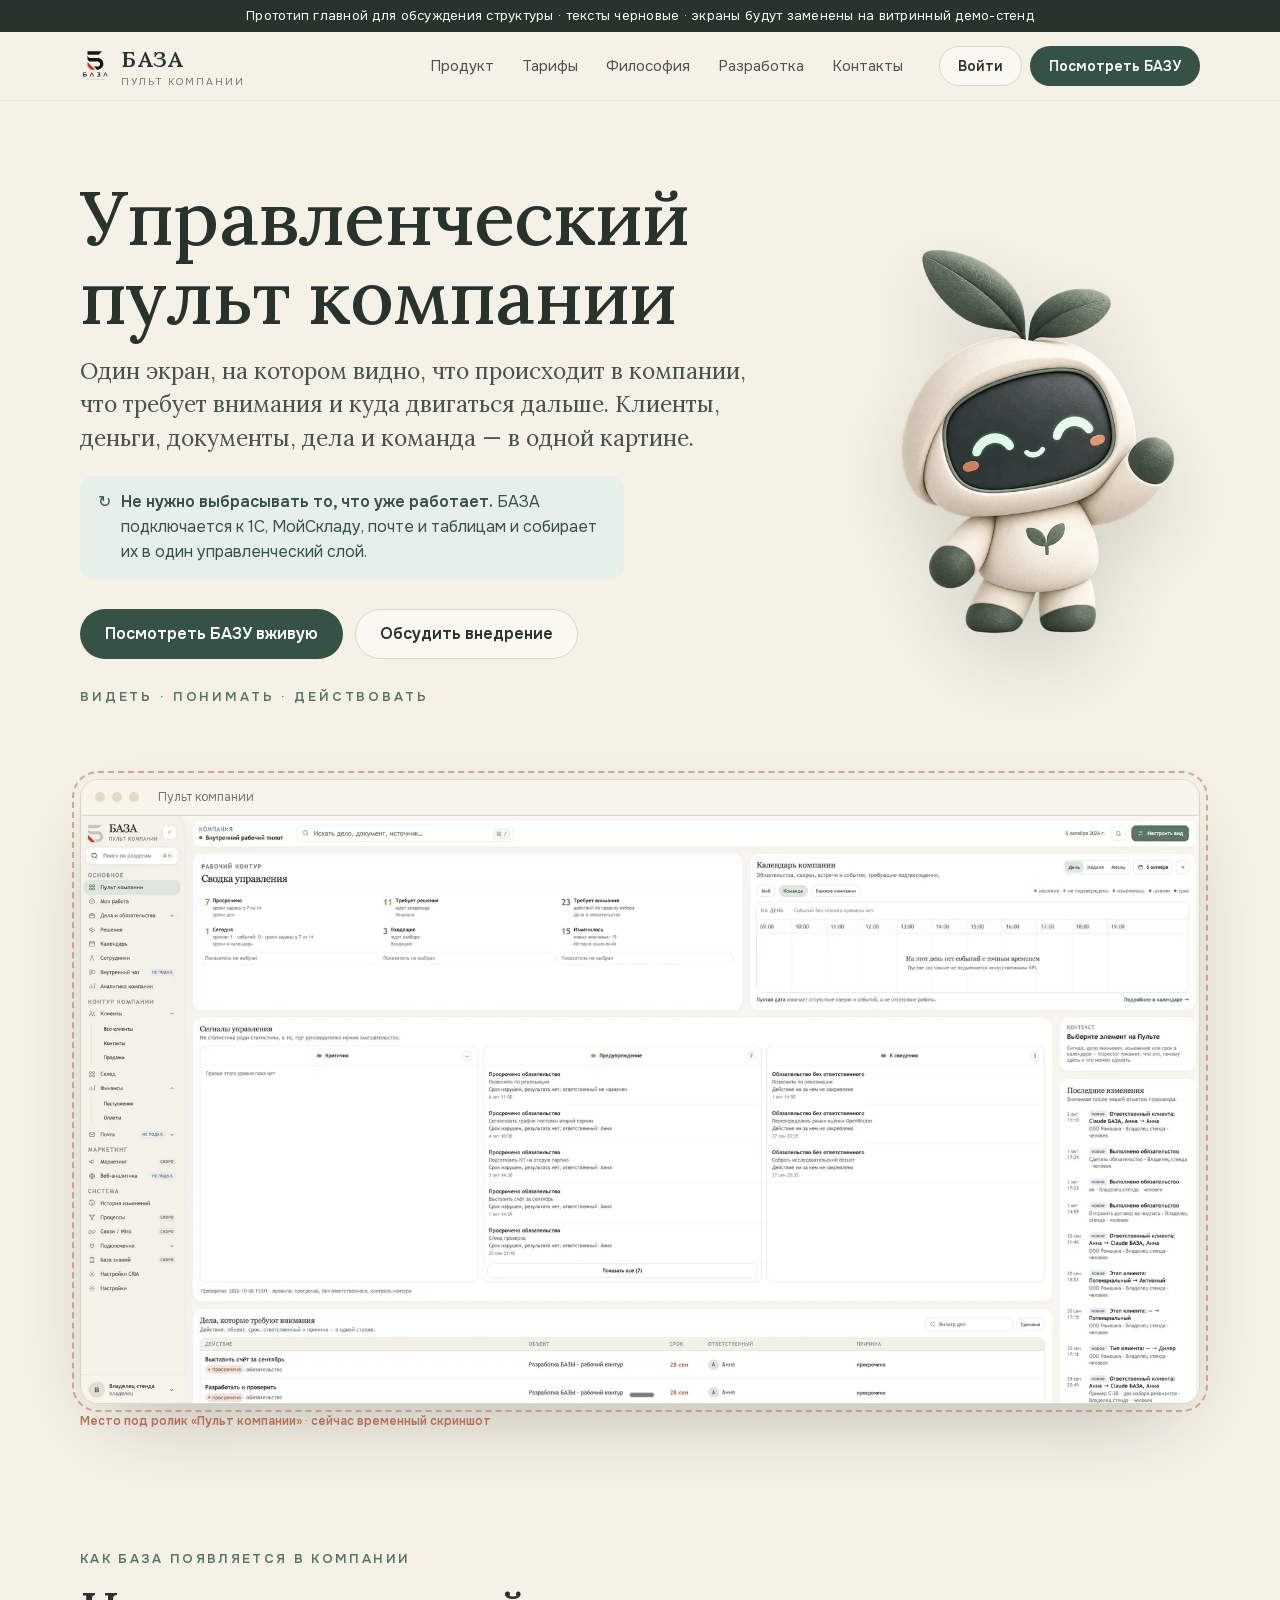
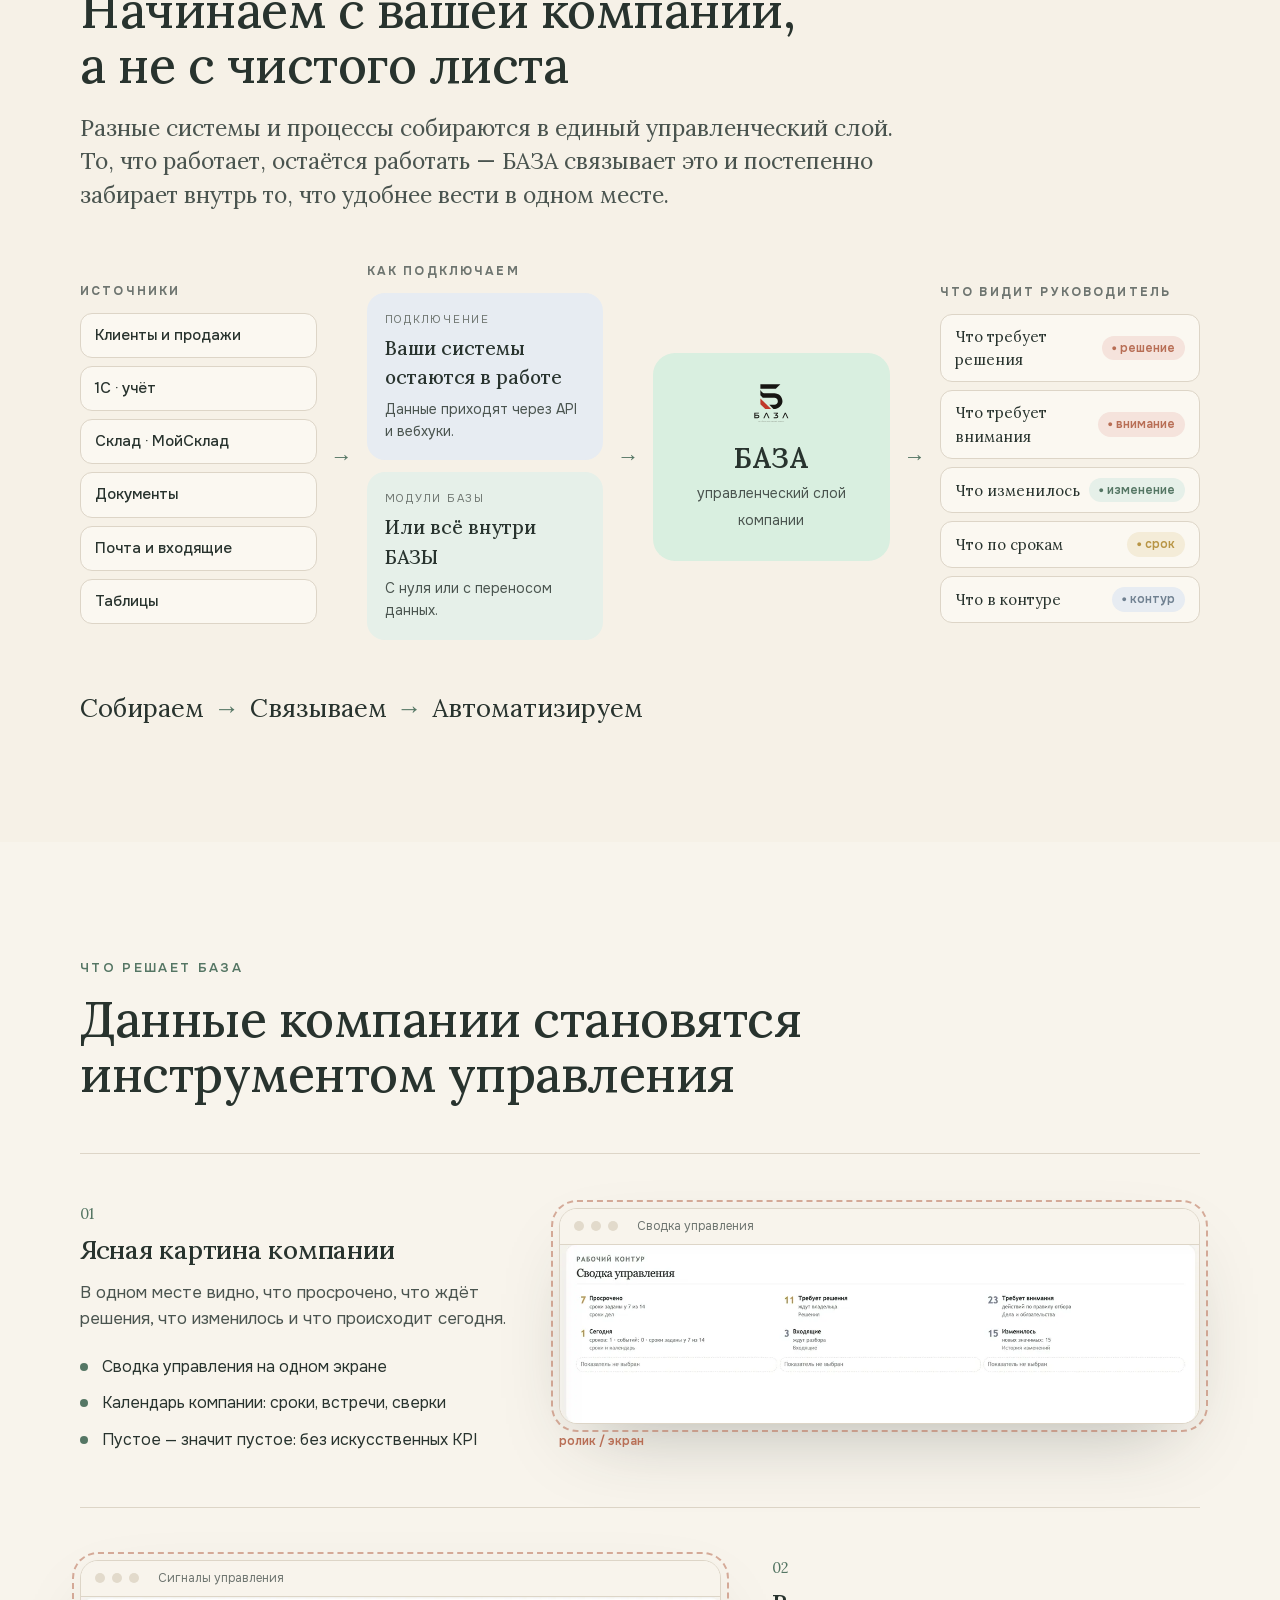
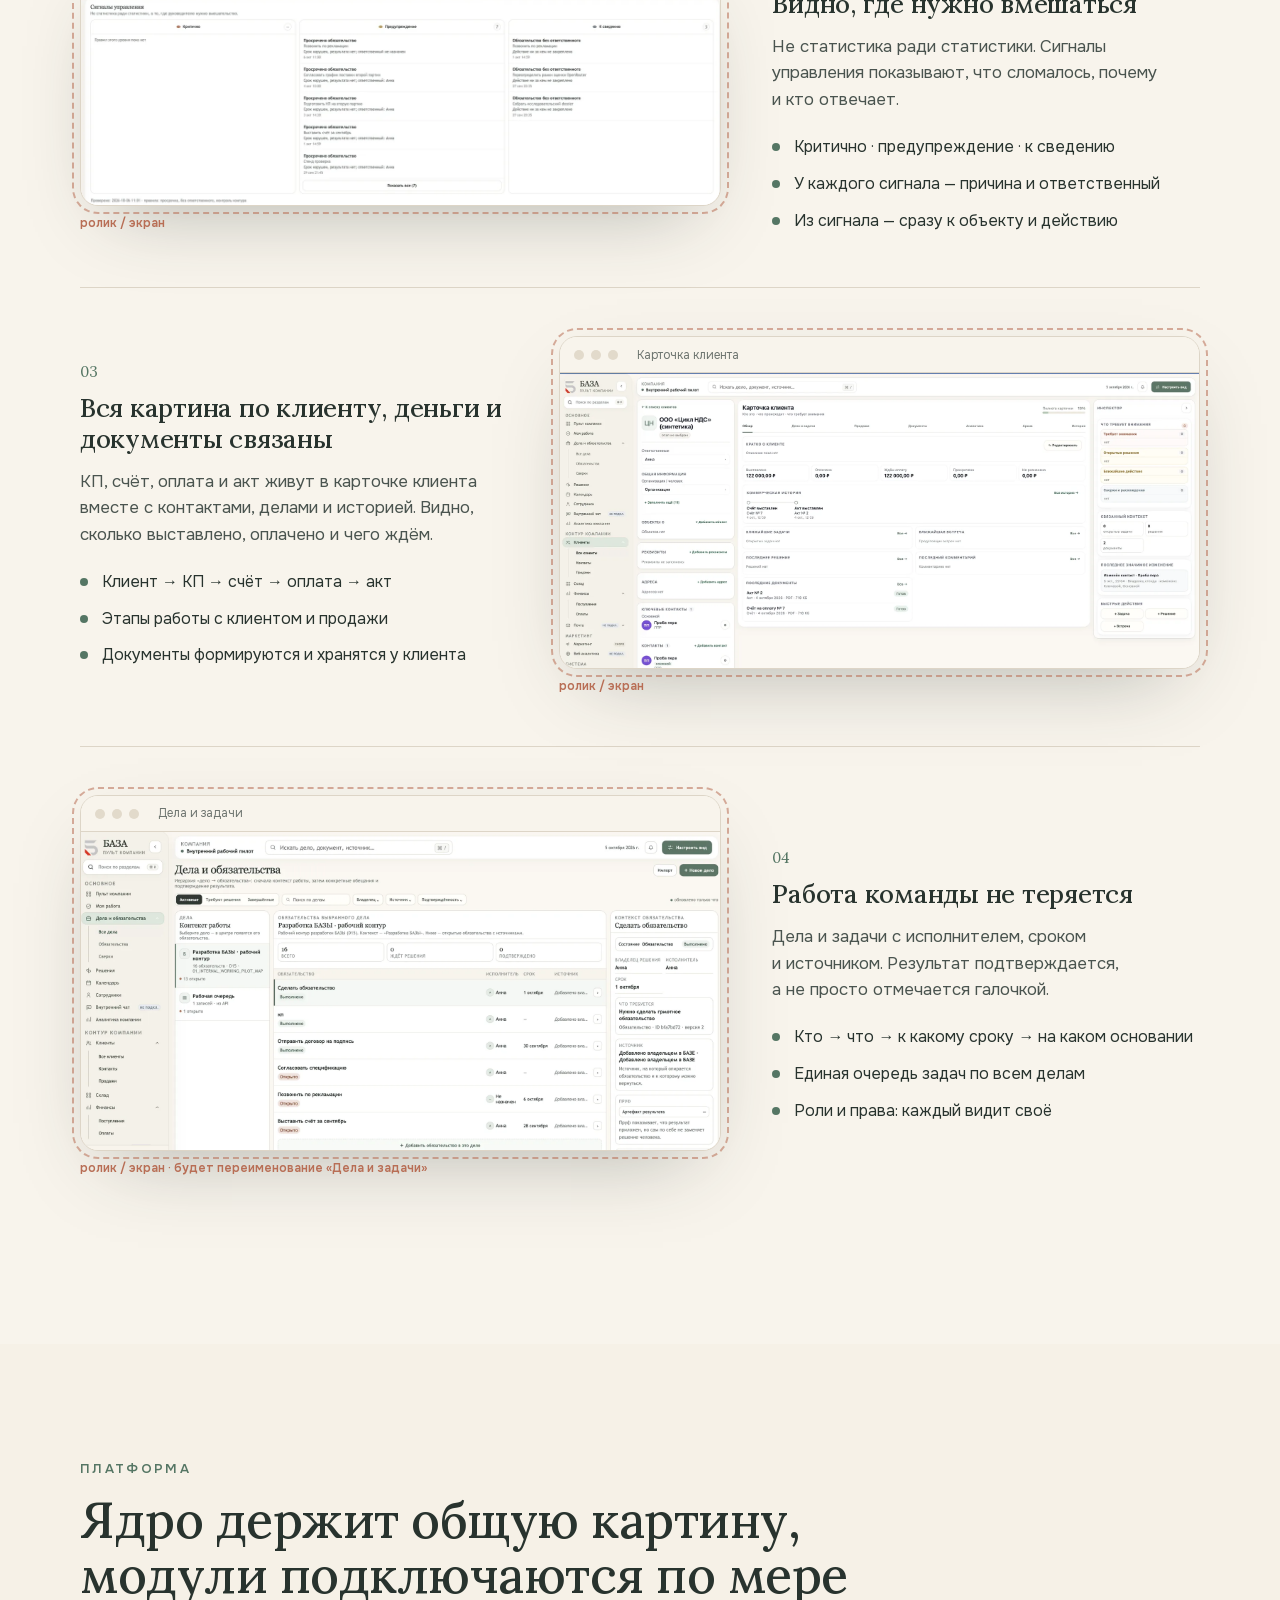
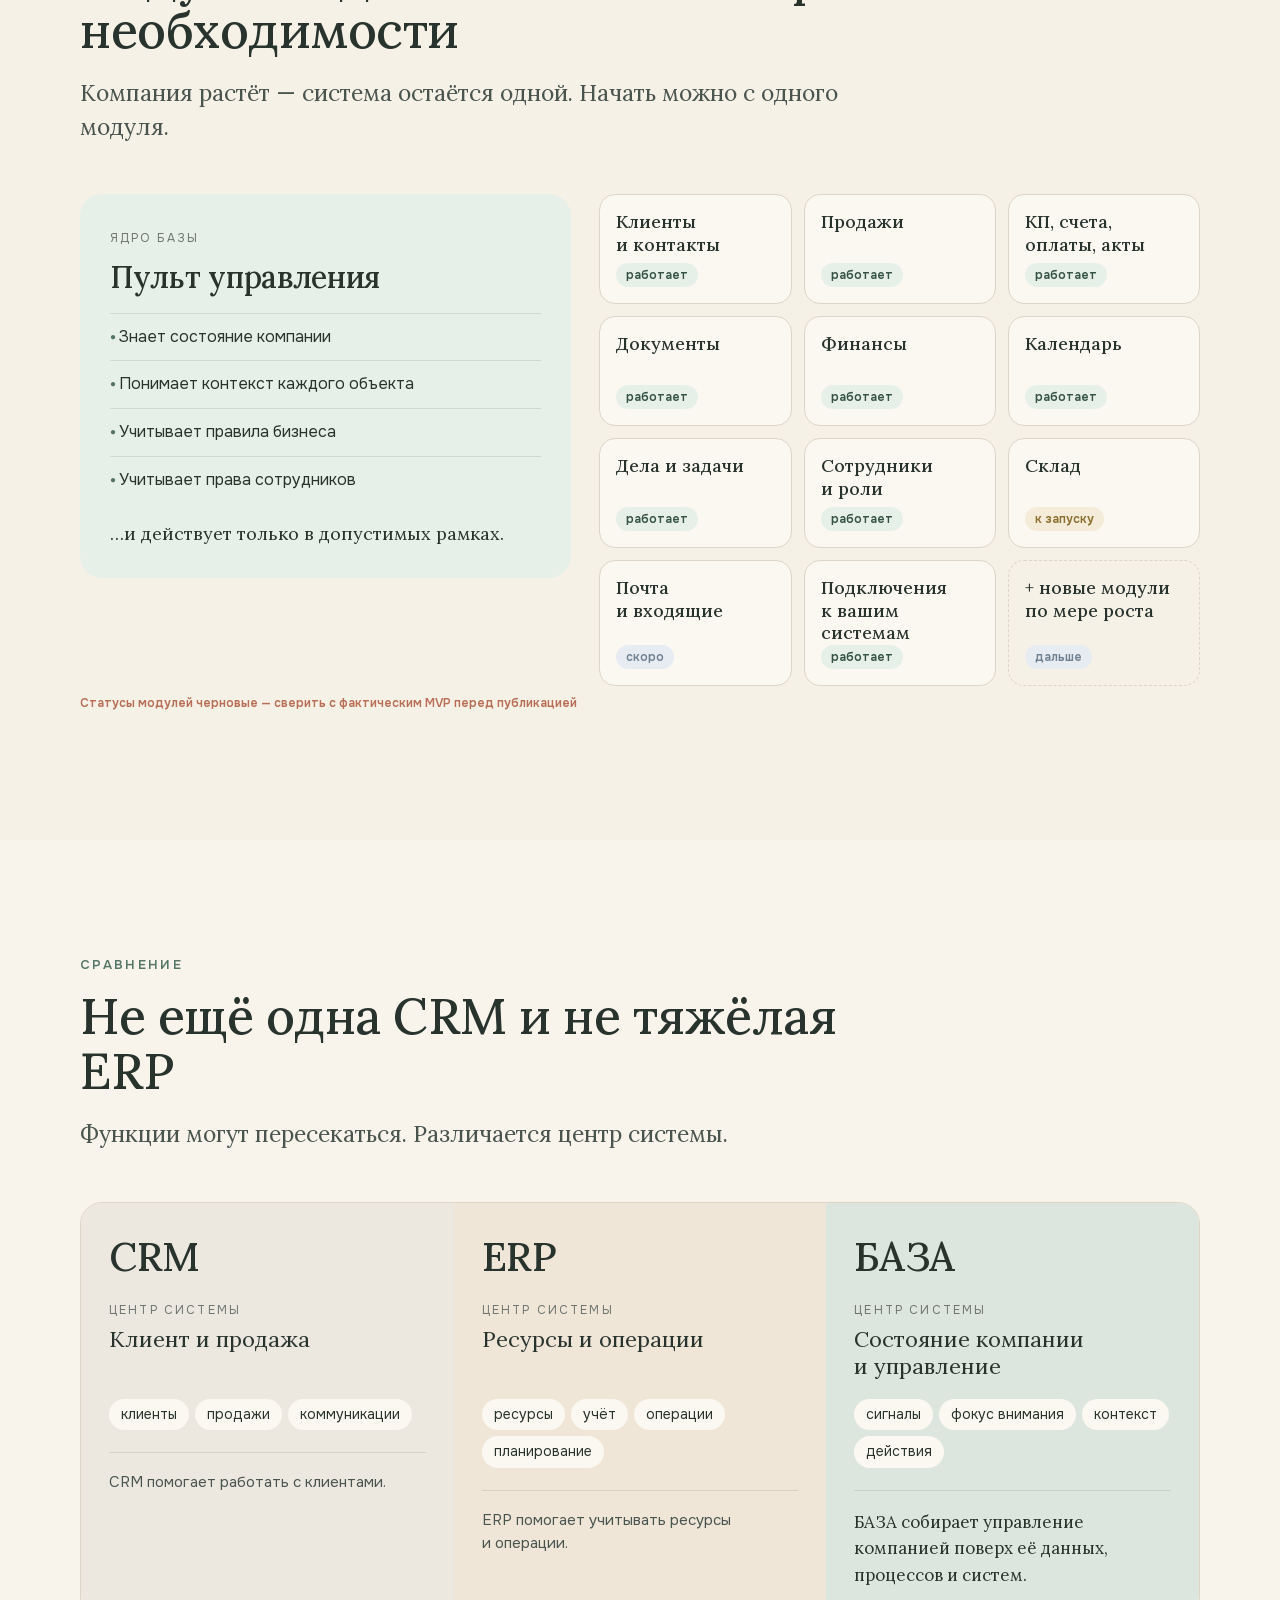
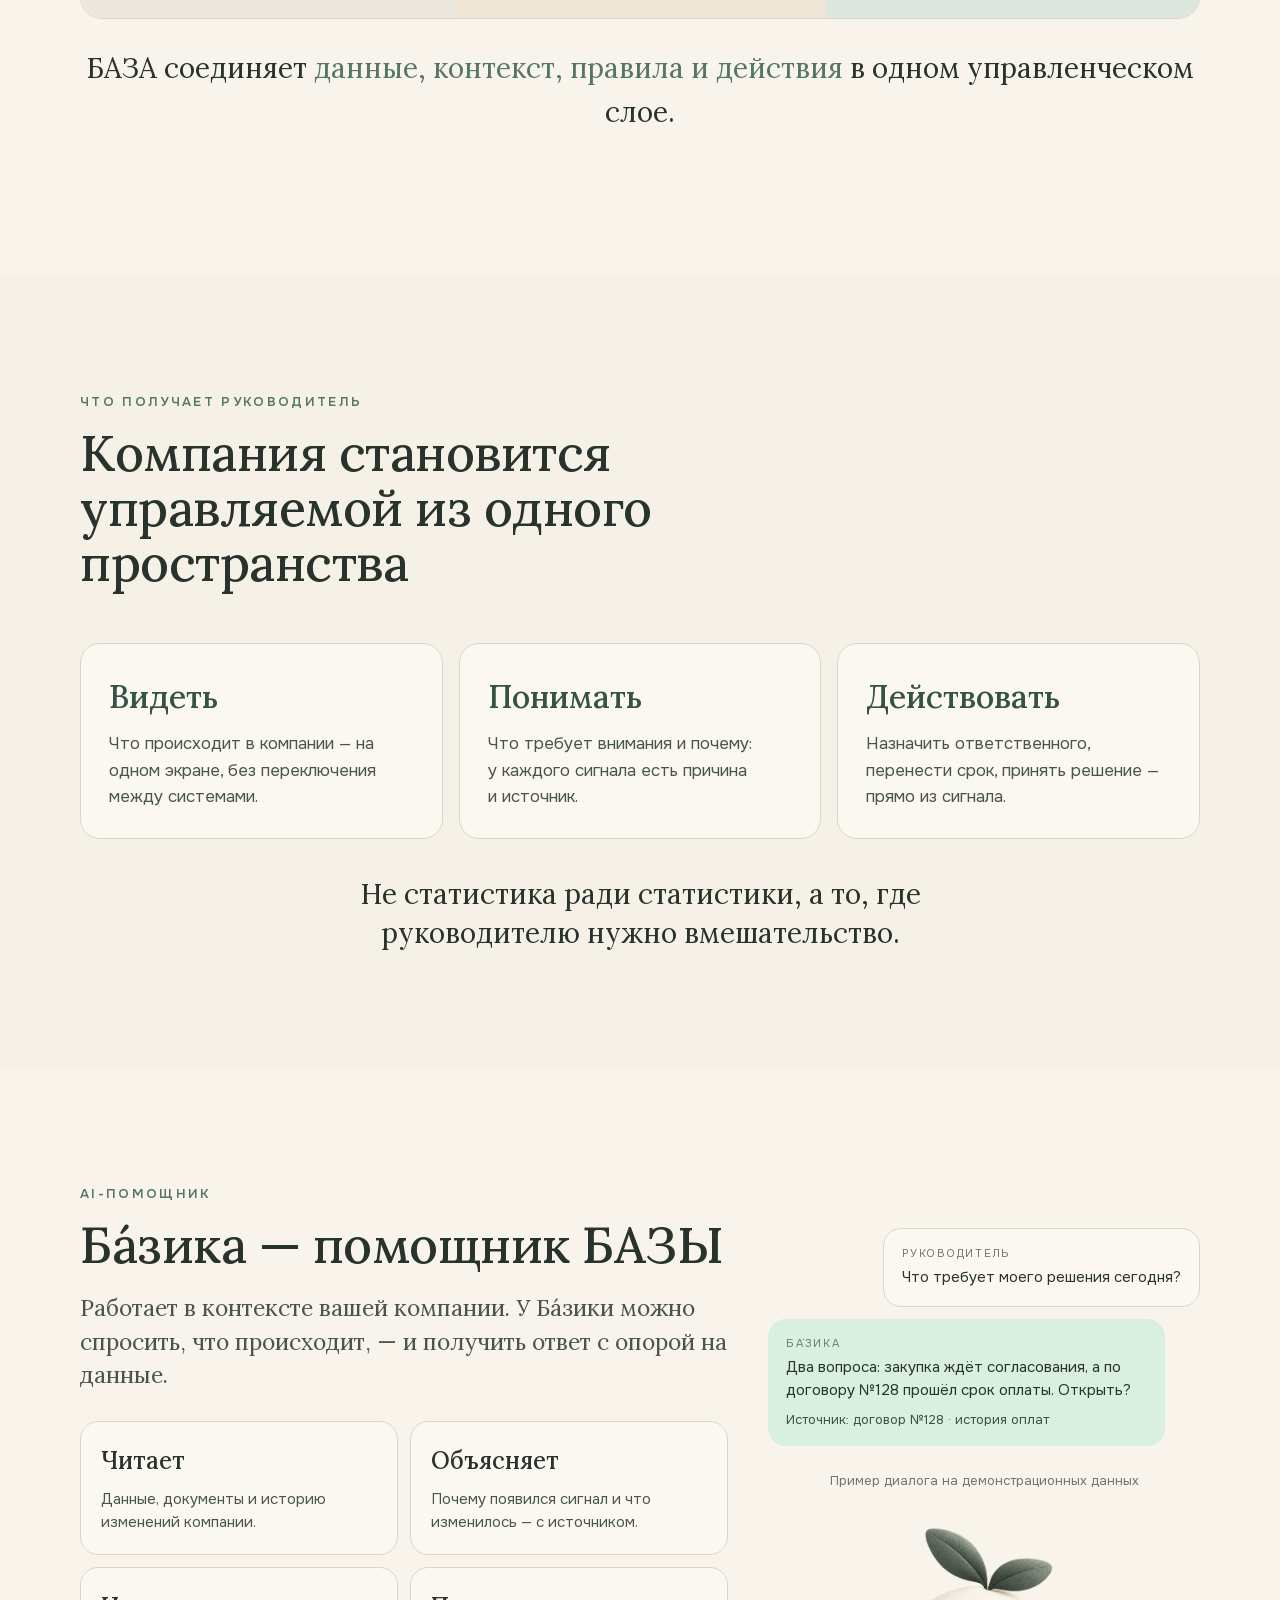
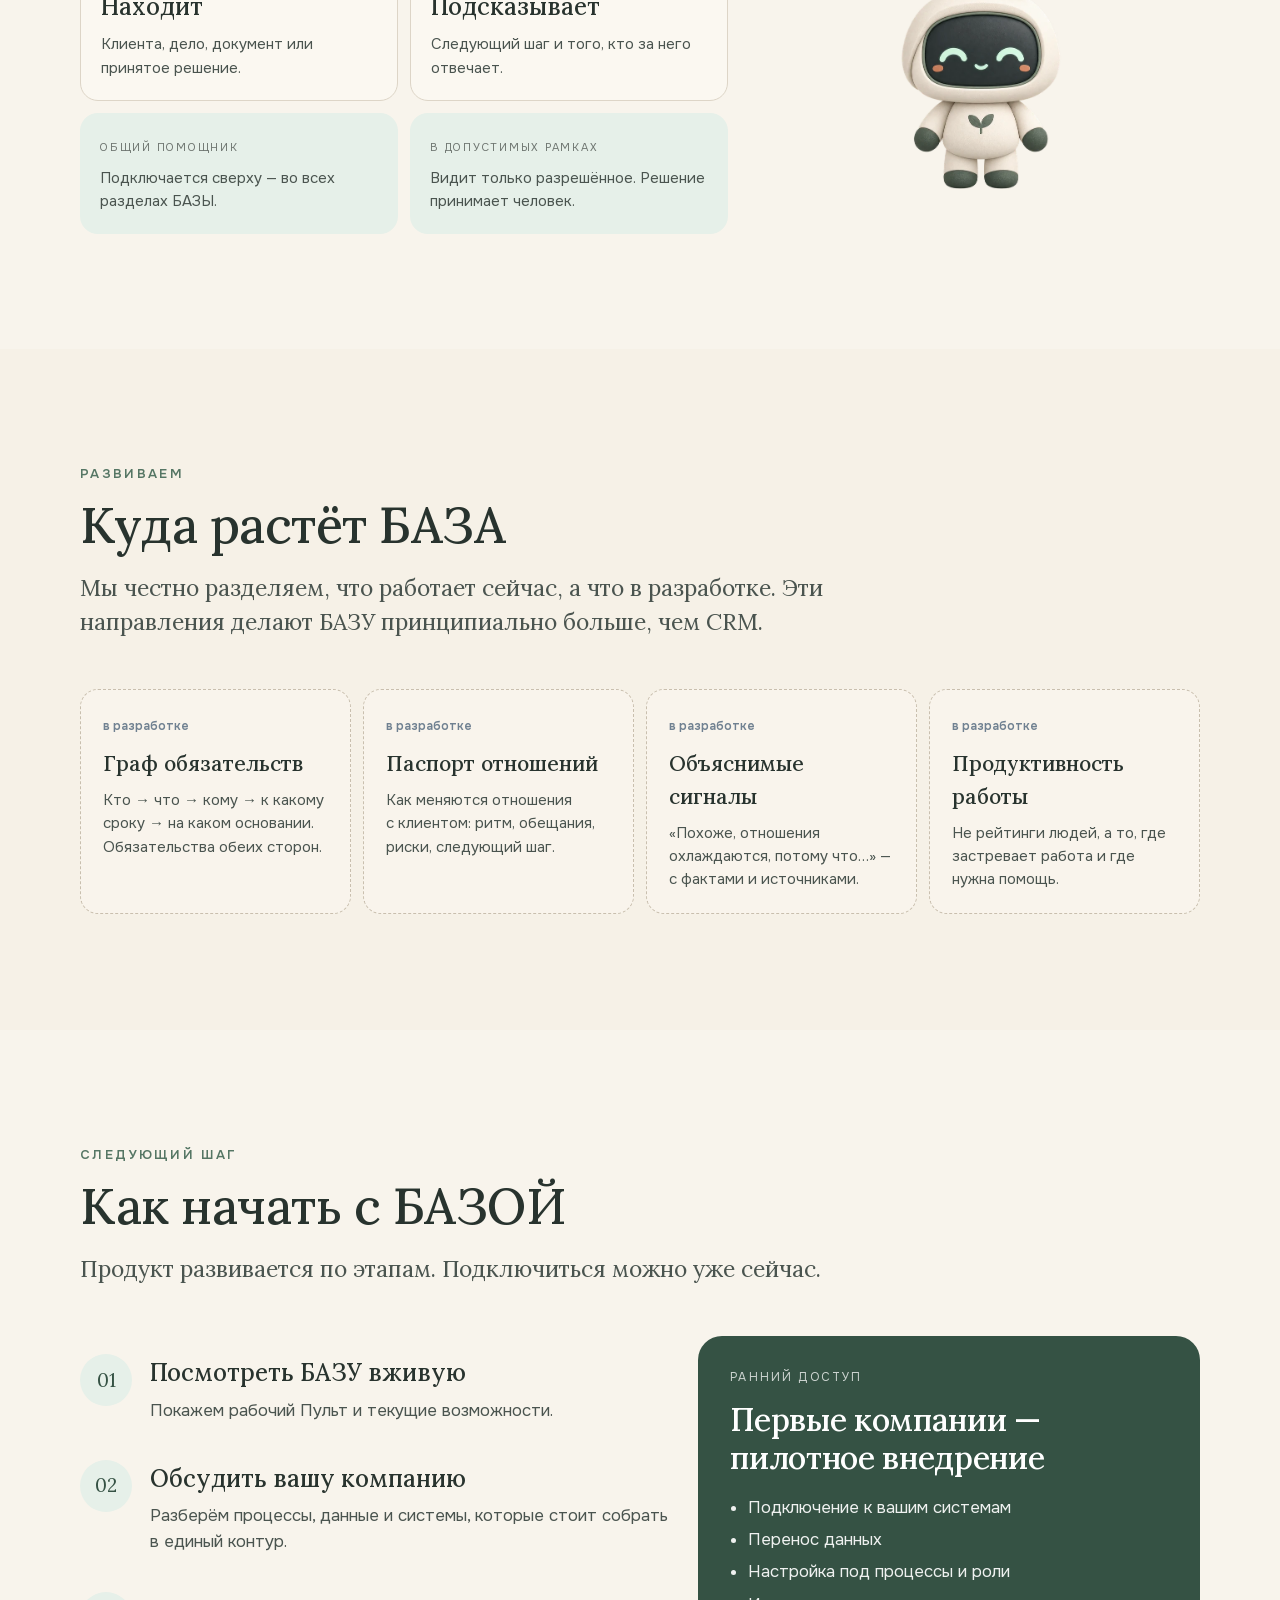
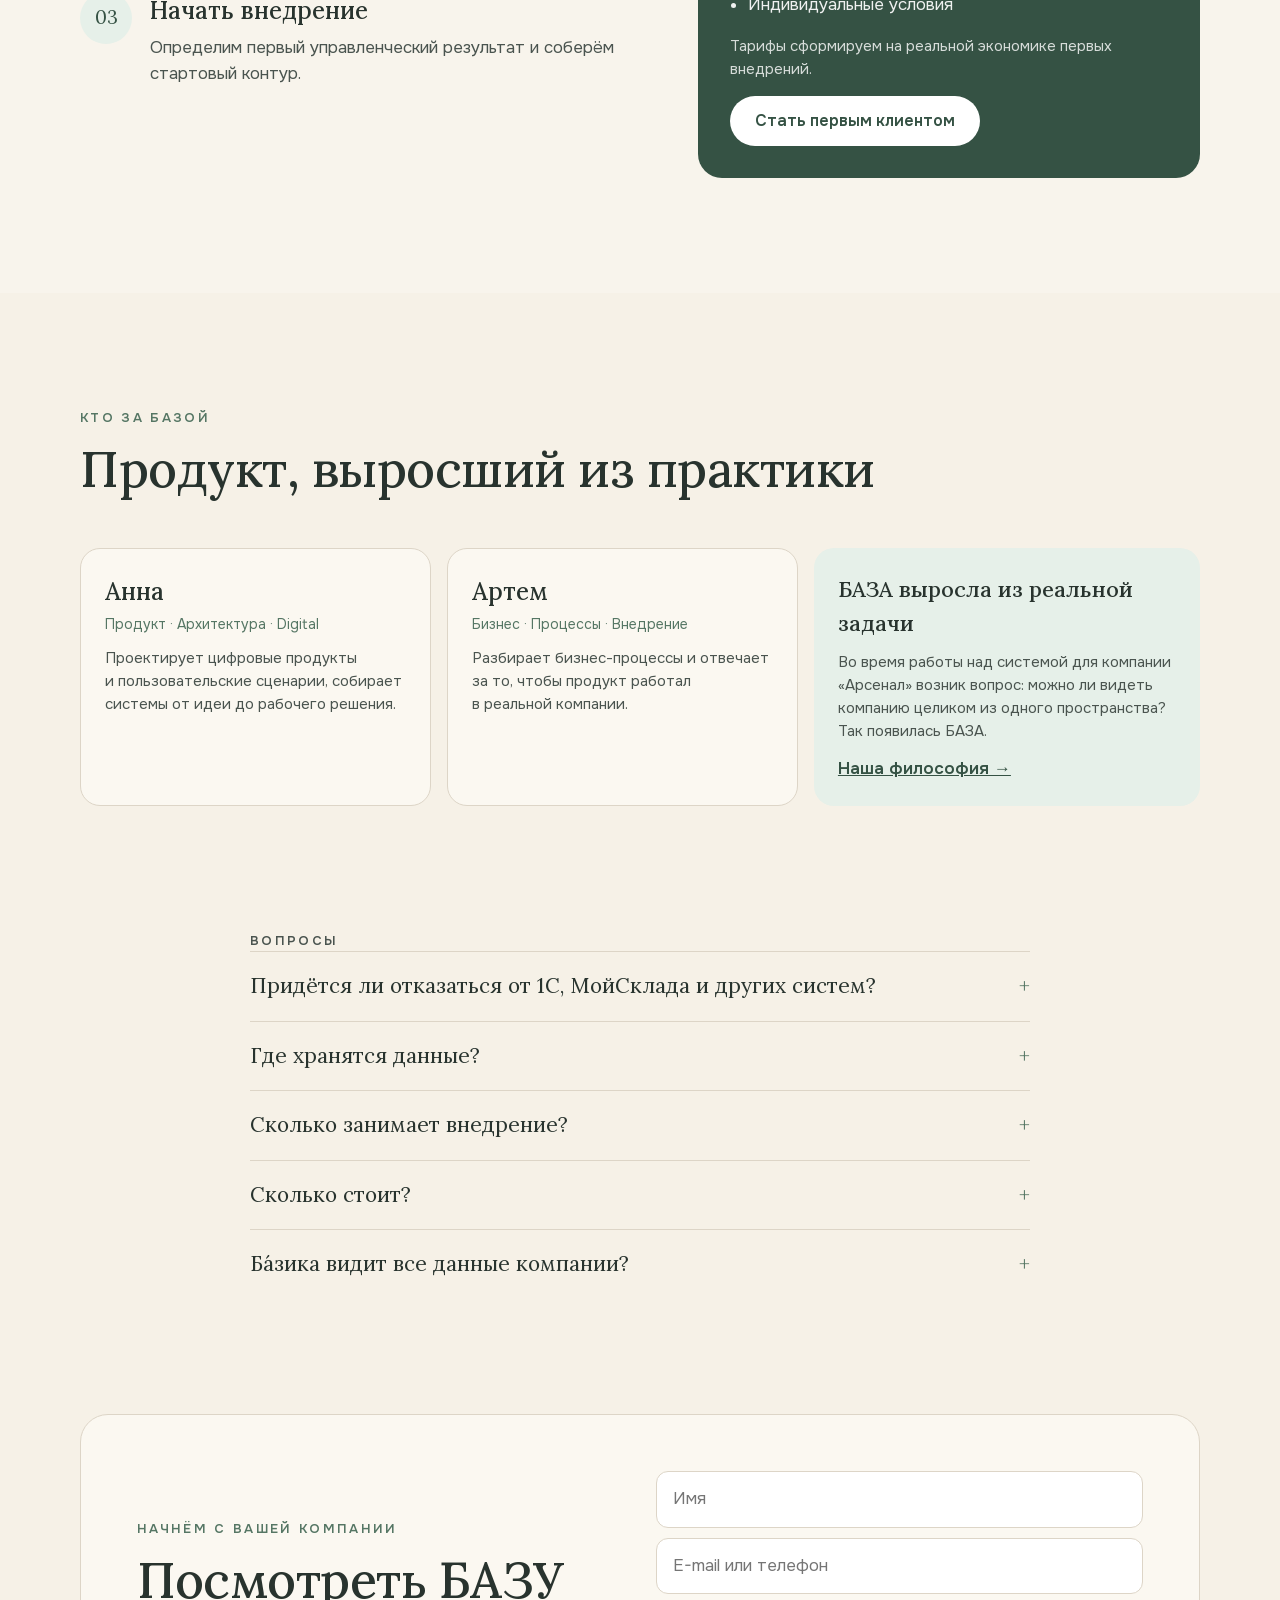
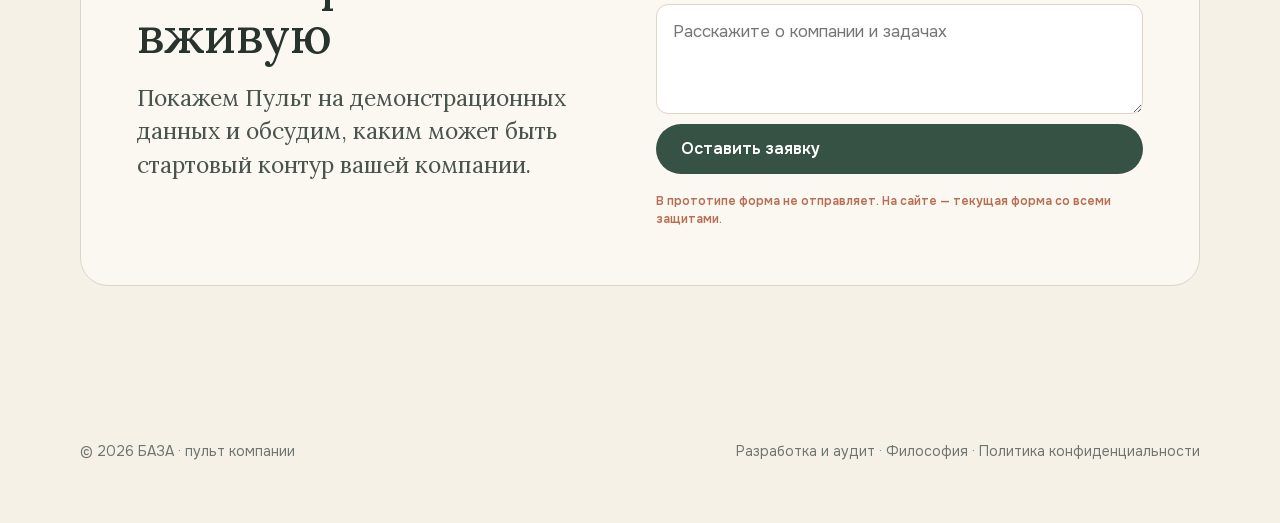
<file: prototype/index.html>
<!doctype html>
<html lang="ru">
<head>
  <meta charset="utf-8" />
  <meta name="viewport" content="width=device-width, initial-scale=1, viewport-fit=cover" />
  <meta name="robots" content="noindex,nofollow" />
  <title>ПРОТОТИП — БАЗА · Управленческий пульт компании</title>
  <link rel="stylesheet" href="../css/webfonts.css?v=1" />
  <link rel="stylesheet" href="proto.css?v=1" />
</head>
<body>
  <div class="proto-flag">Прототип главной для обсуждения структуры · тексты черновые · экраны будут заменены на витринный демо-стенд</div>

  <!-- ШАПКА -->
  <header class="top">
    <div class="wrap top__in">
      <a class="brand" href="#top" aria-label="БАЗА — пульт компании">
        <img src="../assets/logo-baza-black.svg" width="650" height="710" alt="" />
        <span><b>БАЗА</b><small>пульт компании</small></span>
      </a>
      <nav class="nav" aria-label="Основное меню">
        <a href="#product">Продукт</a>
        <a href="#start">Тарифы</a>
        <a href="#about">Философия</a>
        <a href="#dev">Разработка</a>
        <a href="#contact">Контакты</a>
      </nav>
      <div class="top__cta">
        <a class="btn btn--ghost btn--sm" href="#">Войти</a>
        <a class="btn btn--main btn--sm" href="#start">Посмотреть БАЗУ</a>
      </div>
    </div>
  </header>

  <main id="top">
    <!-- 1. ПЕРВЫЙ ЭКРАН -->
    <section class="hero">
      <div class="wrap">
        <div class="hero__grid">
          <div class="hero__text">
            <h1>Управленческий пульт компании</h1>
            <p class="lead">Один экран, на котором видно, что происходит в&nbsp;компании, что требует внимания и&nbsp;куда двигаться дальше. Клиенты, деньги, документы, дела и&nbsp;команда — в&nbsp;одной картине.</p>
            <p class="hero__keep"><span>↻</span><span><b>Не нужно выбрасывать то, что уже работает.</b> БАЗА подключается к&nbsp;1С, МойСкладу, почте и&nbsp;таблицам и&nbsp;собирает их в&nbsp;один управленческий слой.</span></p>
            <div class="hero__cta">
              <a class="btn btn--main" href="#start">Посмотреть БАЗУ вживую</a>
              <a class="btn btn--ghost" href="#contact">Обсудить внедрение</a>
            </div>
            <div class="hero__motto">ВИДЕТЬ · ПОНИМАТЬ · ДЕЙСТВОВАТЬ</div>
          </div>
          <img class="hero__bazika" src="img/bazika-wave.webp" width="593" height="640" alt="Ба́зика — помощник БАЗЫ" />
        </div>

        <div class="hero__shot" id="product">
          <div class="frame ph">
            <div class="frame__bar"><i></i><i></i><i></i><span>Пульт компании</span></div>
            <img src="img/pult.webp" width="1800" height="946" alt="Пульт компании: сводка управления, календарь, сигналы и последние изменения" />
          </div>
          <span class="ph-note">Место под ролик «Пульт компании» · сейчас временный скриншот</span>
        </div>
      </div>
    </section>

    <!-- 2. ПОВЕРХ ТОГО, ЧТО ЕСТЬ -->
    <section>
      <div class="wrap">
        <div class="sec-head">
          <p class="eyebrow">Как БАЗА появляется в компании</p>
          <h2>Начинаем с вашей компании, а&nbsp;не&nbsp;с&nbsp;чистого листа</h2>
          <p class="lead">Разные системы и&nbsp;процессы собираются в&nbsp;единый управленческий слой. То, что работает, остаётся работать — БАЗА связывает это и&nbsp;постепенно забирает внутрь то, что удобнее вести в&nbsp;одном месте.</p>
        </div>
        <div class="flow">
          <div class="flow__col">
            <h4>Источники</h4>
            <div class="chip">Клиенты и продажи</div>
            <div class="chip">1С · учёт</div>
            <div class="chip">Склад · МойСклад</div>
            <div class="chip">Документы</div>
            <div class="chip">Почта и входящие</div>
            <div class="chip">Таблицы</div>
          </div>
          <div class="flow__arrow">→</div>
          <div class="flow__col">
            <h4>Как подключаем</h4>
            <div class="connect connect--keep"><small>Подключение</small><b>Ваши системы остаются в&nbsp;работе</b><p>Данные приходят через API и&nbsp;вебхуки.</p></div>
            <div class="connect connect--in"><small>Модули БАЗЫ</small><b>Или всё внутри БАЗЫ</b><p>С&nbsp;нуля или с&nbsp;переносом данных.</p></div>
          </div>
          <div class="flow__arrow">→</div>
          <div class="core">
            <img src="../assets/logo-baza-black.svg" width="650" height="710" alt="" />
            <b>БАЗА</b><span>управленческий слой компании</span>
          </div>
          <div class="flow__arrow">→</div>
          <div class="flow__col sees">
            <h4>Что видит руководитель</h4>
            <div class="chip">Что требует решения <span class="tag t-decide">решение</span></div>
            <div class="chip">Что требует внимания <span class="tag t-attn">внимание</span></div>
            <div class="chip">Что изменилось <span class="tag t-change">изменение</span></div>
            <div class="chip">Что по срокам <span class="tag t-due">срок</span></div>
            <div class="chip">Что в контуре <span class="tag t-loop">контур</span></div>
          </div>
        </div>
        <div class="steps3">Собираем <span>→</span> Связываем <span>→</span> Автоматизируем</div>
      </div>
    </section>

    <!-- 3. СЦЕНАРИИ -->
    <section style="background:var(--sand)">
      <div class="wrap">
        <div class="sec-head">
          <p class="eyebrow">Что решает БАЗА</p>
          <h2>Данные компании становятся инструментом управления</h2>
        </div>

        <div class="scenarios">
          <div class="scn">
            <div class="scn__text">
              <div class="scn__num">01</div>
              <h3>Ясная картина компании</h3>
              <p>В&nbsp;одном месте видно, что просрочено, что ждёт решения, что изменилось и&nbsp;что происходит сегодня.</p>
              <ul><li>Сводка управления на одном экране</li><li>Календарь компании: сроки, встречи, сверки</li><li>Пустое — значит пустое: без искусственных KPI</li></ul>
            </div>
            <div><div class="frame ph"><div class="frame__bar"><i></i><i></i><i></i><span>Сводка управления</span></div><img src="img/pult-summary.webp" width="1200" height="334" alt="Сводка управления" loading="lazy" /></div><span class="ph-note">ролик / экран</span></div>
          </div>

          <div class="scn">
            <div class="scn__text">
              <div class="scn__num">02</div>
              <h3>Видно, где нужно вмешаться</h3>
              <p>Не статистика ради статистики. Сигналы управления показывают, что сломалось, почему и&nbsp;кто отвечает.</p>
              <ul><li>Критично · предупреждение · к сведению</li><li>У каждого сигнала — причина и ответственный</li><li>Из сигнала — сразу к объекту и действию</li></ul>
            </div>
            <div><div class="frame ph"><div class="frame__bar"><i></i><i></i><i></i><span>Сигналы управления</span></div><img src="img/pult-signals.webp" width="1400" height="456" alt="Сигналы управления" loading="lazy" /></div><span class="ph-note">ролик / экран</span></div>
          </div>

          <div class="scn">
            <div class="scn__text">
              <div class="scn__num">03</div>
              <h3>Вся картина по клиенту, деньги и документы связаны</h3>
              <p>КП, счёт, оплата и&nbsp;акт живут в&nbsp;карточке клиента вместе с&nbsp;контактами, делами и&nbsp;историей. Видно, сколько выставлено, оплачено и&nbsp;чего ждём.</p>
              <ul><li>Клиент → КП → счёт → оплата → акт</li><li>Этапы работы с клиентом и продажи</li><li>Документы формируются и хранятся у клиента</li></ul>
            </div>
            <div><div class="frame ph"><div class="frame__bar"><i></i><i></i><i></i><span>Карточка клиента</span></div><img src="img/client-card.webp" width="1800" height="829" alt="Карточка клиента" loading="lazy" /></div><span class="ph-note">ролик / экран</span></div>
          </div>

          <div class="scn">
            <div class="scn__text">
              <div class="scn__num">04</div>
              <h3>Работа команды не теряется</h3>
              <p>Дела и&nbsp;задачи с&nbsp;исполнителем, сроком и&nbsp;источником. Результат подтверждается, а&nbsp;не&nbsp;просто отмечается галочкой.</p>
              <ul><li>Кто → что → к какому сроку → на каком основании</li><li>Единая очередь задач по всем делам</li><li>Роли и права: каждый видит своё</li></ul>
            </div>
            <div><div class="frame ph"><div class="frame__bar"><i></i><i></i><i></i><span>Дела и задачи</span></div><img src="img/deals.webp" width="1800" height="896" alt="Дела и задачи" loading="lazy" /></div><span class="ph-note">ролик / экран · будет переименование «Дела и задачи»</span></div>
          </div>
        </div>
      </div>
    </section>

    <!-- 4. ЧТО ВНУТРИ -->
    <section>
      <div class="wrap">
        <div class="sec-head">
          <p class="eyebrow">Платформа</p>
          <h2>Ядро держит общую картину, модули подключаются по&nbsp;мере необходимости</h2>
          <p class="lead">Компания растёт — система остаётся одной. Начать можно с&nbsp;одного модуля.</p>
        </div>
        <div class="inside">
          <div class="kernel">
            <small>Ядро БАЗЫ</small>
            <h3>Пульт управления</h3>
            <ul>
              <li>Знает состояние компании</li>
              <li>Понимает контекст каждого объекта</li>
              <li>Учитывает правила бизнеса</li>
              <li>Учитывает права сотрудников</li>
            </ul>
            <p>…и&nbsp;действует только в&nbsp;допустимых рамках.</p>
          </div>
          <div class="mods">
            <div class="mod"><b>Клиенты и&nbsp;контакты</b><em class="s-on">работает</em></div>
            <div class="mod"><b>Продажи</b><em class="s-on">работает</em></div>
            <div class="mod"><b>КП, счета, оплаты, акты</b><em class="s-on">работает</em></div>
            <div class="mod"><b>Документы</b><em class="s-on">работает</em></div>
            <div class="mod"><b>Финансы</b><em class="s-on">работает</em></div>
            <div class="mod"><b>Календарь</b><em class="s-on">работает</em></div>
            <div class="mod"><b>Дела и&nbsp;задачи</b><em class="s-on">работает</em></div>
            <div class="mod"><b>Сотрудники и&nbsp;роли</b><em class="s-on">работает</em></div>
            <div class="mod"><b>Склад</b><em class="s-soon">к запуску</em></div>
            <div class="mod"><b>Почта и&nbsp;входящие</b><em class="s-plan">скоро</em></div>
            <div class="mod"><b>Подключения к&nbsp;вашим системам</b><em class="s-on">работает</em></div>
            <div class="mod mod--more"><b>+ новые модули по&nbsp;мере роста</b><em class="s-plan">дальше</em></div>
          </div>
        </div>
        <p class="ph-note">Статусы модулей черновые — сверить с фактическим MVP перед публикацией</p>
      </div>
    </section>

    <!-- 5. НЕ CRM И НЕ ERP -->
    <section style="background:var(--sand)">
      <div class="wrap">
        <div class="sec-head">
          <p class="eyebrow">Сравнение</p>
          <h2>Не&nbsp;ещё одна CRM и&nbsp;не&nbsp;тяжёлая ERP</h2>
          <p class="lead">Функции могут пересекаться. Различается центр системы.</p>
        </div>
        <div class="cmp">
          <div class="cmp__col"><h3>CRM</h3><small>Центр системы</small><div class="center">Клиент и&nbsp;продажа</div><div class="pills"><span>клиенты</span><span>продажи</span><span>коммуникации</span></div><p>CRM помогает работать с&nbsp;клиентами.</p></div>
          <div class="cmp__col"><h3>ERP</h3><small>Центр системы</small><div class="center">Ресурсы и&nbsp;операции</div><div class="pills"><span>ресурсы</span><span>учёт</span><span>операции</span><span>планирование</span></div><p>ERP помогает учитывать ресурсы и&nbsp;операции.</p></div>
          <div class="cmp__col cmp__col--baza"><h3>БАЗА</h3><small>Центр системы</small><div class="center">Состояние компании и&nbsp;управление</div><div class="pills"><span>сигналы</span><span>фокус внимания</span><span>контекст</span><span>действия</span></div><p>БАЗА собирает управление компанией поверх её данных, процессов и&nbsp;систем.</p></div>
        </div>
        <p class="cmp-foot">БАЗА соединяет <span>данные, контекст, правила и&nbsp;действия</span> в&nbsp;одном управленческом слое.</p>
      </div>
    </section>

    <!-- 6. ВИДЕТЬ · ПОНИМАТЬ · ДЕЙСТВОВАТЬ -->
    <section>
      <div class="wrap">
        <div class="sec-head">
          <p class="eyebrow">Что получает руководитель</p>
          <h2>Компания становится управляемой из&nbsp;одного пространства</h2>
        </div>
        <div class="vud">
          <div><b>Видеть</b><p>Что происходит в&nbsp;компании — на одном экране, без переключения между системами.</p></div>
          <div><b>Понимать</b><p>Что требует внимания и&nbsp;почему: у&nbsp;каждого сигнала есть причина и&nbsp;источник.</p></div>
          <div><b>Действовать</b><p>Назначить ответственного, перенести срок, принять решение — прямо из&nbsp;сигнала.</p></div>
        </div>
        <p class="quote">Не&nbsp;статистика ради статистики, а&nbsp;то, где руководителю нужно вмешательство.</p>
      </div>
    </section>

    <!-- 7. БА́ЗИКА -->
    <section style="background:var(--sand)">
      <div class="wrap bz">
        <div>
          <p class="eyebrow">AI-помощник</p>
          <h2>Ба́зика — помощник БАЗЫ</h2>
          <p class="lead">Работает в&nbsp;контексте вашей компании. У&nbsp;Ба́зики можно спросить, что происходит, — и&nbsp;получить ответ с&nbsp;опорой на данные.</p>
          <div class="bz__grid">
            <div class="bz__card"><b>Читает</b><p>Данные, документы и&nbsp;историю изменений компании.</p></div>
            <div class="bz__card"><b>Объясняет</b><p>Почему появился сигнал и&nbsp;что изменилось — с&nbsp;источником.</p></div>
            <div class="bz__card"><b>Находит</b><p>Клиента, дело, документ или принятое решение.</p></div>
            <div class="bz__card"><b>Подсказывает</b><p>Следующий шаг и&nbsp;того, кто за&nbsp;него отвечает.</p></div>
            <div class="bz__card bz__rule"><small>Общий помощник</small><p>Подключается сверху — во&nbsp;всех разделах БАЗЫ.</p></div>
            <div class="bz__card bz__rule"><small>В допустимых рамках</small><p>Видит только разрешённое. Решение принимает человек.</p></div>
          </div>
        </div>
        <div>
          <div class="chat">
            <div class="msg msg--me"><small>Руководитель</small>Что требует моего решения сегодня?</div>
            <div class="msg msg--bz"><small>Ба́зика</small>Два вопроса: закупка ждёт согласования, а&nbsp;по договору №128 прошёл срок оплаты. Открыть?<span class="src">Источник: договор №128 · история оплат</span></div>
            <p class="chat-note">Пример диалога на демонстрационных данных</p>
          </div>
          <img class="bz__img" src="img/bazika-success.webp" width="623" height="640" alt="" loading="lazy" />
        </div>
      </div>
    </section>

    <!-- 8. РАЗВИВАЕМ -->
    <section>
      <div class="wrap">
        <div class="sec-head">
          <p class="eyebrow">Развиваем</p>
          <h2>Куда растёт БАЗА</h2>
          <p class="lead">Мы честно разделяем, что работает сейчас, а&nbsp;что в&nbsp;разработке. Эти направления делают БАЗУ принципиально больше, чем CRM.</p>
        </div>
        <div class="road">
          <div><em>в разработке</em><b>Граф обязательств</b><p>Кто → что → кому → к&nbsp;какому сроку → на&nbsp;каком основании. Обязательства обеих сторон.</p></div>
          <div><em>в разработке</em><b>Паспорт отношений</b><p>Как меняются отношения с&nbsp;клиентом: ритм, обещания, риски, следующий шаг.</p></div>
          <div><em>в разработке</em><b>Объяснимые сигналы</b><p>«Похоже, отношения охлаждаются, потому что…» — с&nbsp;фактами и&nbsp;источниками.</p></div>
          <div><em>в разработке</em><b>Продуктивность работы</b><p>Не&nbsp;рейтинги людей, а&nbsp;то, где застревает работа и&nbsp;где нужна помощь.</p></div>
        </div>
      </div>
    </section>

    <!-- 9. КАК НАЧАТЬ / РАННИЙ ДОСТУП -->
    <section id="start" style="background:var(--sand)">
      <div class="wrap">
        <div class="sec-head">
          <p class="eyebrow">Следующий шаг</p>
          <h2>Как начать с&nbsp;БАЗОЙ</h2>
          <p class="lead">Продукт развивается по&nbsp;этапам. Подключиться можно уже сейчас.</p>
        </div>
        <div class="start">
          <div>
            <div class="st"><i>01</i><div><b>Посмотреть БАЗУ вживую</b><p>Покажем рабочий Пульт и&nbsp;текущие возможности.</p></div></div>
            <div class="st"><i>02</i><div><b>Обсудить вашу компанию</b><p>Разберём процессы, данные и&nbsp;системы, которые стоит собрать в&nbsp;единый контур.</p></div></div>
            <div class="st"><i>03</i><div><b>Начать внедрение</b><p>Определим первый управленческий результат и&nbsp;соберём стартовый контур.</p></div></div>
          </div>
          <div class="pilot">
            <small>Ранний доступ</small>
            <h3>Первые компании — пилотное внедрение</h3>
            <ul><li>Подключение к вашим системам</li><li>Перенос данных</li><li>Настройка под процессы и роли</li><li>Индивидуальные условия</li></ul>
            <p style="margin:0;opacity:.8;font-size:15px">Тарифы сформируем на&nbsp;реальной экономике первых внедрений.</p>
            <a class="btn" href="#contact">Стать первым клиентом</a>
          </div>
        </div>
      </div>
    </section>

    <!-- 10. О НАС -->
    <section id="about">
      <div class="wrap">
        <div class="sec-head"><p class="eyebrow">Кто за БАЗОЙ</p><h2>Продукт, выросший из&nbsp;практики</h2></div>
        <div class="about">
          <div class="person"><b>Анна</b><span>Продукт · Архитектура · Digital</span><p>Проектирует цифровые продукты и&nbsp;пользовательские сценарии, собирает системы от&nbsp;идеи до&nbsp;рабочего решения.</p></div>
          <div class="person"><b>Артем</b><span>Бизнес · Процессы · Внедрение</span><p>Разбирает бизнес-процессы и&nbsp;отвечает за&nbsp;то, чтобы продукт работал в&nbsp;реальной компании.</p></div>
          <div class="story"><b style="font-family:var(--serif);font-size:22px;font-weight:500">БАЗА выросла из&nbsp;реальной задачи</b><p>Во&nbsp;время работы над системой для компании «Арсенал» возник вопрос: можно ли видеть компанию целиком из&nbsp;одного пространства? Так появилась БАЗА.</p><a href="#">Наша философия →</a></div>
        </div>
      </div>
    </section>

    <!-- FAQ -->
    <section style="padding-top:0">
      <div class="wrap faq">
        <p class="eyebrow">Вопросы</p>
        <details><summary>Придётся ли отказаться от 1С, МойСклада и других систем?</summary><p>Нет. Работающие системы подключаются к&nbsp;БАЗЕ и&nbsp;остаются источниками данных. Переносим внутрь только то, что удобнее вести в&nbsp;одном месте.</p></details>
        <details><summary>Где хранятся данные?</summary><p>На&nbsp;серверах в&nbsp;России, в&nbsp;соответствии со&nbsp;152-ФЗ. Доступ — по&nbsp;ролям и&nbsp;правам.</p></details>
        <details><summary>Сколько занимает внедрение?</summary><p>Зависит от&nbsp;того, сколько систем и&nbsp;данных нужно собрать. Стартовый контур — первый управленческий результат — собираем в&nbsp;первую очередь.</p></details>
        <details><summary>Сколько стоит?</summary><p>Сейчас идёт ранний доступ: первые компании подключаем на&nbsp;индивидуальных условиях пилота.</p></details>
        <details><summary>Ба́зика видит все данные компании?</summary><p>Нет. Ба́зика видит только то, что разрешено правами пользователя, и&nbsp;не&nbsp;принимает решений за&nbsp;человека.</p></details>
      </div>
    </section>

    <!-- ЗАЯВКА -->
    <section id="contact" style="padding-top:0">
      <div class="wrap">
        <div class="final">
          <div><p class="eyebrow">Начнём с вашей компании</p><h2>Посмотреть БАЗУ вживую</h2><p class="lead">Покажем Пульт на&nbsp;демонстрационных данных и&nbsp;обсудим, каким может быть стартовый контур вашей компании.</p></div>
          <form onsubmit="return false"><input placeholder="Имя" /><input placeholder="E-mail или телефон" /><textarea placeholder="Расскажите о компании и задачах"></textarea><button class="btn btn--main" type="submit">Оставить заявку</button><span class="ph-note">В прототипе форма не отправляет. На сайте — текущая форма со всеми защитами.</span></form>
        </div>
      </div>
    </section>
  </main>

  <footer class="foot" id="dev">
    <div class="wrap"><span>© 2026 БАЗА · пульт компании</span><span>Разработка и аудит · Философия · Политика конфиденциальности</span></div>
  </footer>
</body>
</html>
</file>
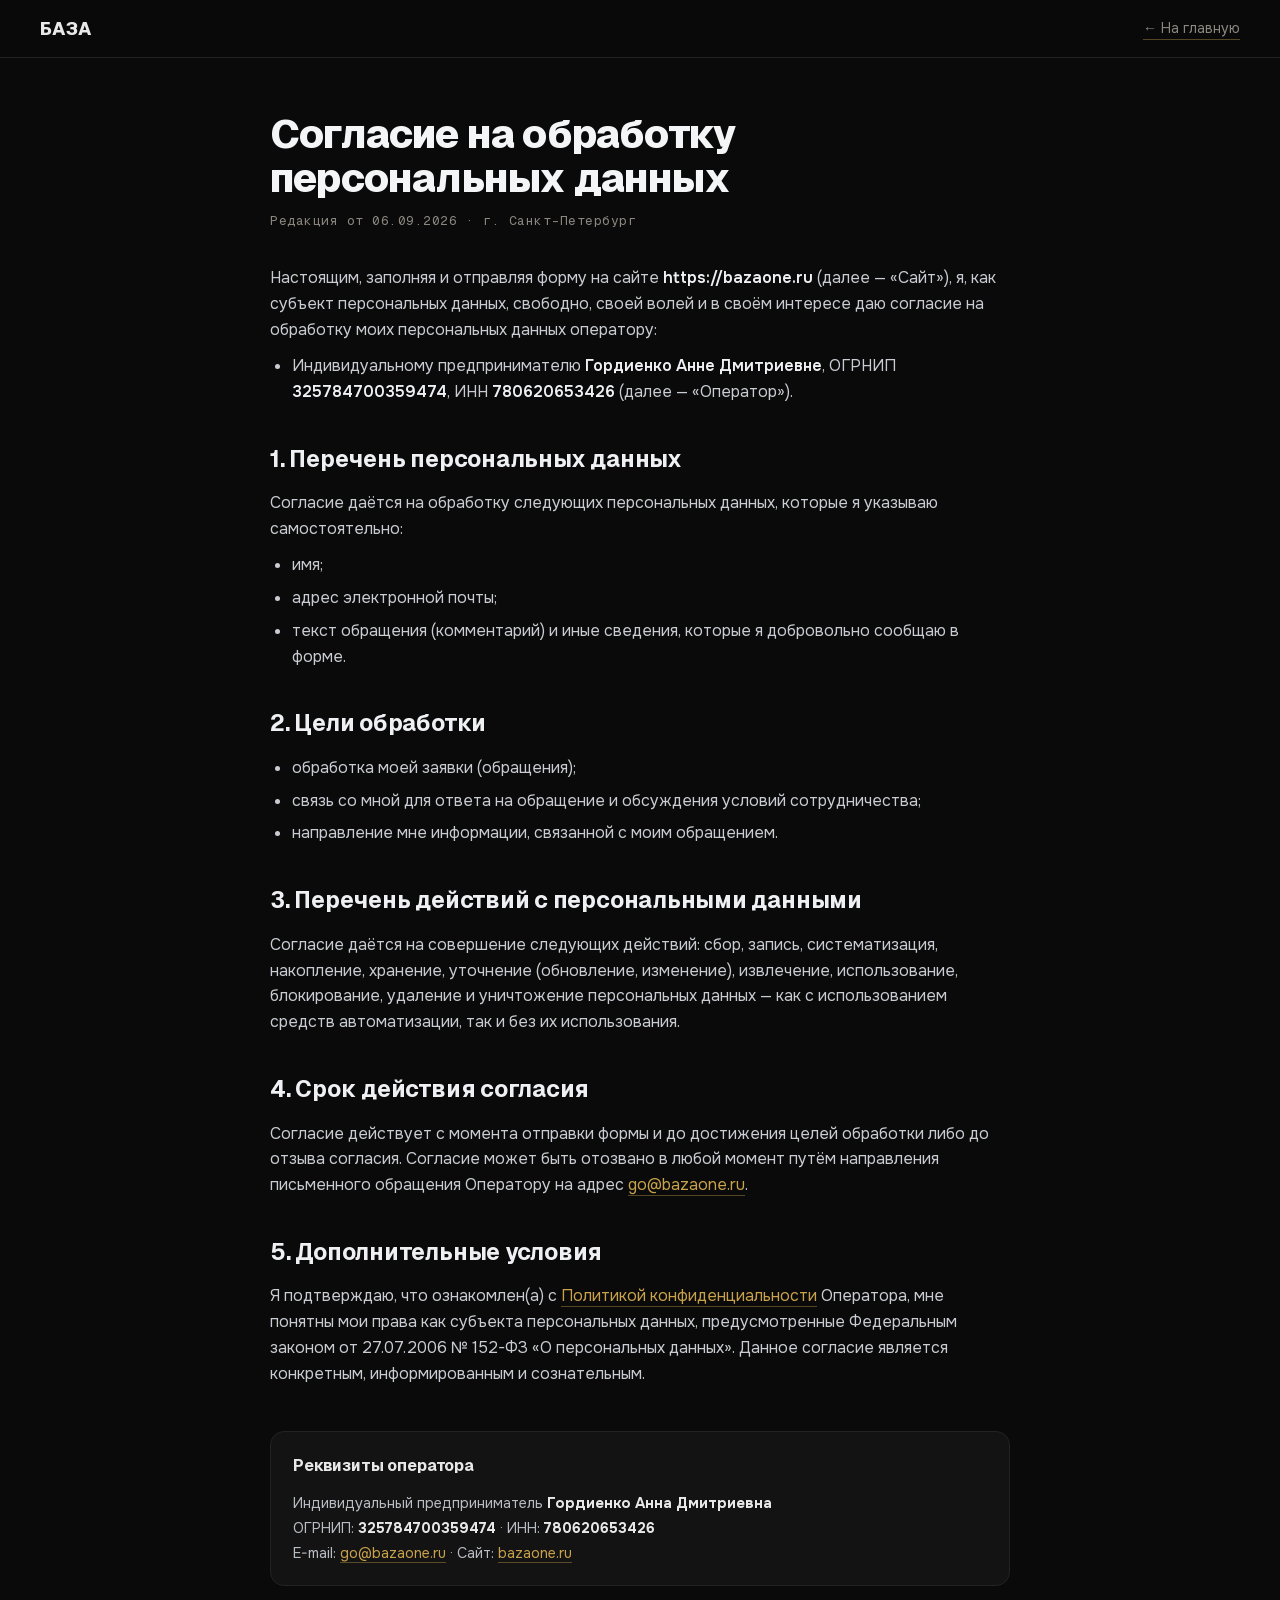
<file: consent.html>
<!doctype html>
<html lang="ru">
<head>
  <meta charset="utf-8" />
  <meta name="viewport" content="width=device-width, initial-scale=1" />
  <title>Согласие на обработку персональных данных — БАЗА</title>
  <link rel="canonical" href="https://bazaone.ru/consent.html" />
  <meta property="og:type" content="website" />
  <meta property="og:site_name" content="БАЗА" />
  <meta property="og:locale" content="ru_RU" />
  <meta property="og:url" content="https://bazaone.ru/consent.html" />
  <meta property="og:title" content="Согласие на обработку персональных данных — БАЗА" />
  <meta property="og:image" content="https://bazaone.ru/assets/og-image.jpg" />
  <meta property="og:image:width" content="1200" />
  <meta property="og:image:height" content="630" />
  <meta property="og:image:alt" content="БАЗА — собираем бизнес в систему: CRM, автоматизация, AI, аналитика" />
  <meta name="twitter:card" content="summary_large_image" />
  <meta name="robots" content="all" />
  <link rel="stylesheet" href="css/webfonts.css?v=1" />
  <link rel="stylesheet" href="css/legal.css?v=1" />
</head>
<body>
  <nav class="legal-nav">
    <a class="brand" href="index.html">БАЗА</a>
    <a class="back" href="index.html">← На главную</a>
  </nav>

  <main class="legal">
    <h1>Согласие на обработку персональных данных</h1>
    <p class="meta">Редакция от 06.09.2026 · г. Санкт-Петербург</p>

    <p>Настоящим, заполняя и отправляя форму на сайте <strong>https://bazaone.ru</strong> (далее — «Сайт»), я, как субъект персональных данных, свободно, своей волей и в своём интересе даю согласие на обработку моих персональных данных оператору:</p>
    <ul>
      <li>Индивидуальному предпринимателю <strong>Гордиенко Анне Дмитриевне</strong>, ОГРНИП <strong>325784700359474</strong>, ИНН <strong>780620653426</strong> (далее — «Оператор»).</li>
    </ul>

    <h2>1. Перечень персональных данных</h2>
    <p>Согласие даётся на обработку следующих персональных данных, которые я указываю самостоятельно:</p>
    <ul>
      <li>имя;</li>
      <li>адрес электронной почты;</li>
      <li>текст обращения (комментарий) и иные сведения, которые я добровольно сообщаю в форме.</li>
    </ul>

    <h2>2. Цели обработки</h2>
    <ul>
      <li>обработка моей заявки (обращения);</li>
      <li>связь со мной для ответа на обращение и обсуждения условий сотрудничества;</li>
      <li>направление мне информации, связанной с моим обращением.</li>
    </ul>

    <h2>3. Перечень действий с персональными данными</h2>
    <p>Согласие даётся на совершение следующих действий: сбор, запись, систематизация, накопление, хранение, уточнение (обновление, изменение), извлечение, использование, блокирование, удаление и уничтожение персональных данных — как с использованием средств автоматизации, так и без их использования.</p>

    <h2>4. Срок действия согласия</h2>
    <p>Согласие действует с момента отправки формы и до достижения целей обработки либо до отзыва согласия. Согласие может быть отозвано в любой момент путём направления письменного обращения Оператору на адрес <a href="mailto:go@bazaone.ru">go@bazaone.ru</a>.</p>

    <h2>5. Дополнительные условия</h2>
    <p>Я подтверждаю, что ознакомлен(а) с <a href="privacy.html">Политикой конфиденциальности</a> Оператора, мне понятны мои права как субъекта персональных данных, предусмотренные Федеральным законом от 27.07.2006 № 152-ФЗ «О персональных данных». Данное согласие является конкретным, информированным и сознательным.</p>

    <div class="req">
      <h2>Реквизиты оператора</h2>
      Индивидуальный предприниматель <b>Гордиенко Анна Дмитриевна</b><br>
      ОГРНИП: <b>325784700359474</b> · ИНН: <b>780620653426</b><br>
      E-mail: <a href="mailto:go@bazaone.ru">go@bazaone.ru</a> · Сайт: <a href="index.html">bazaone.ru</a>
    </div>
  </main>
</body>
</html>
</file>
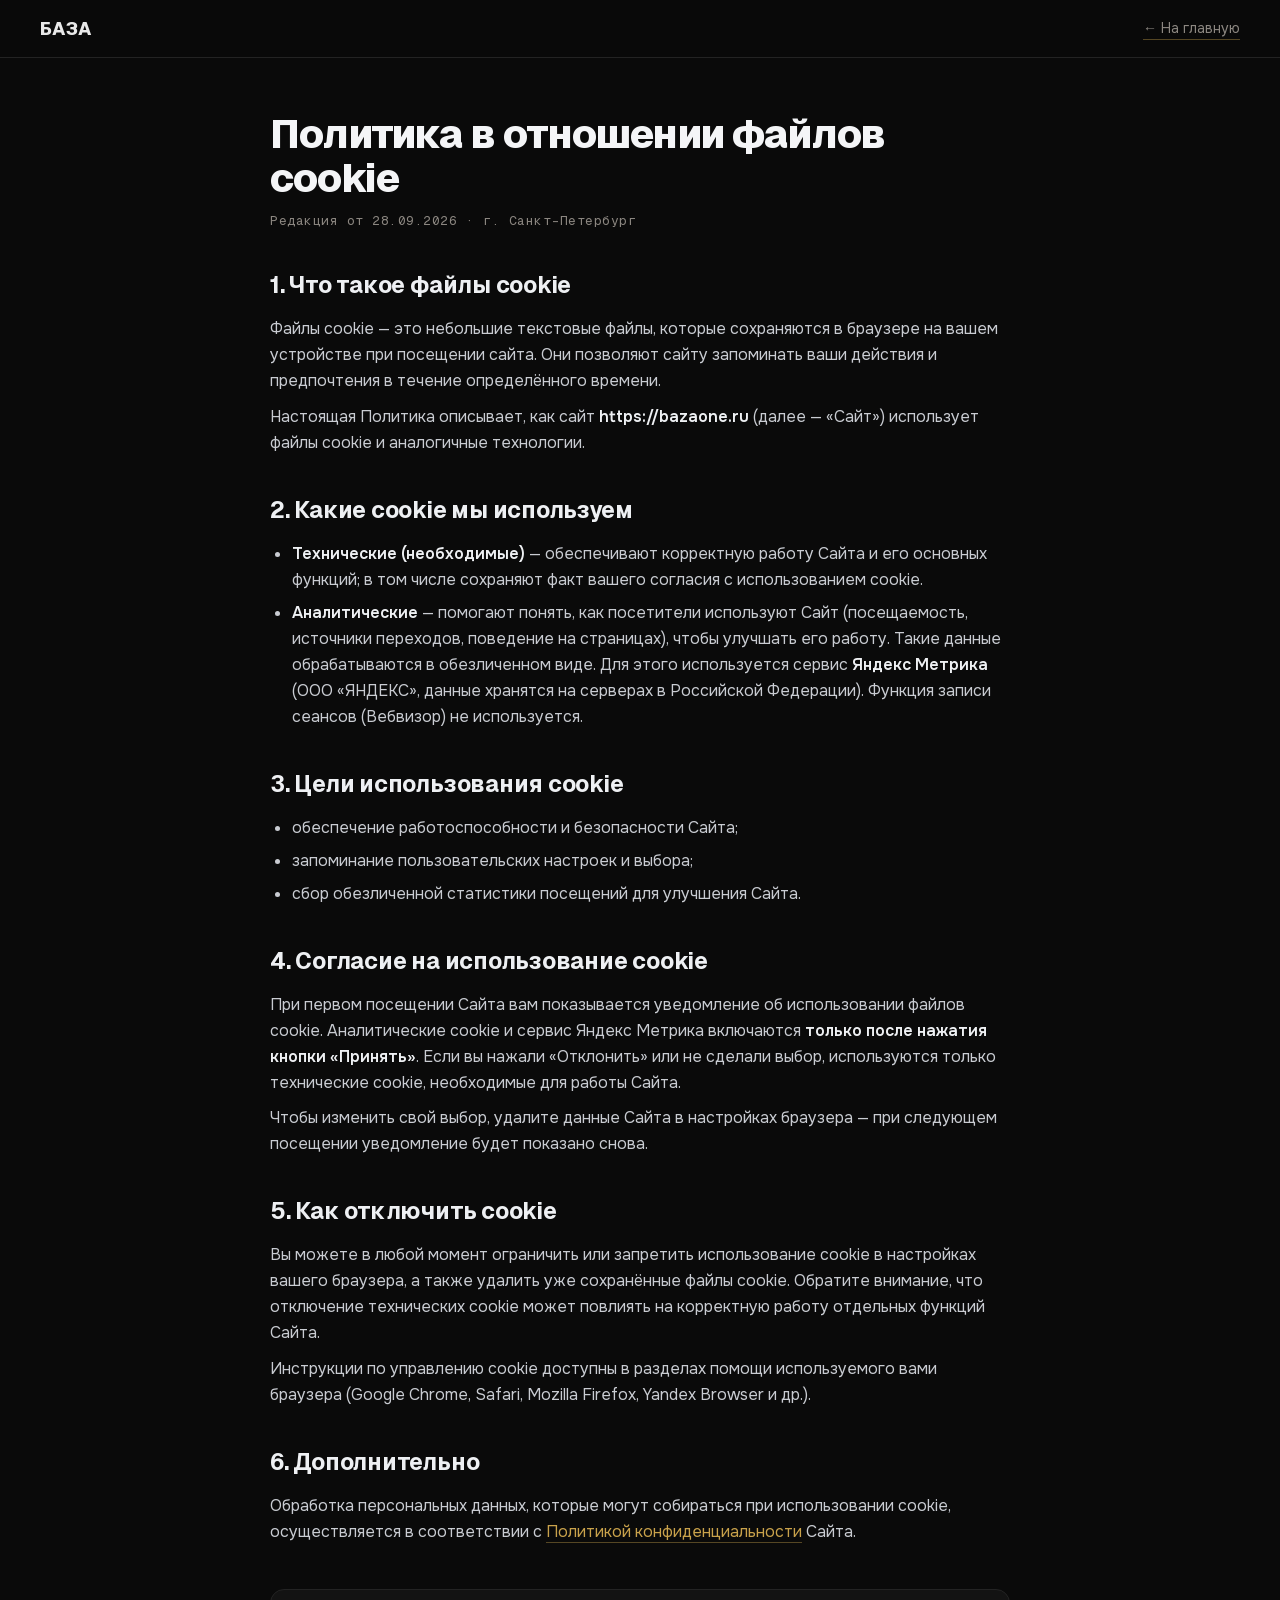
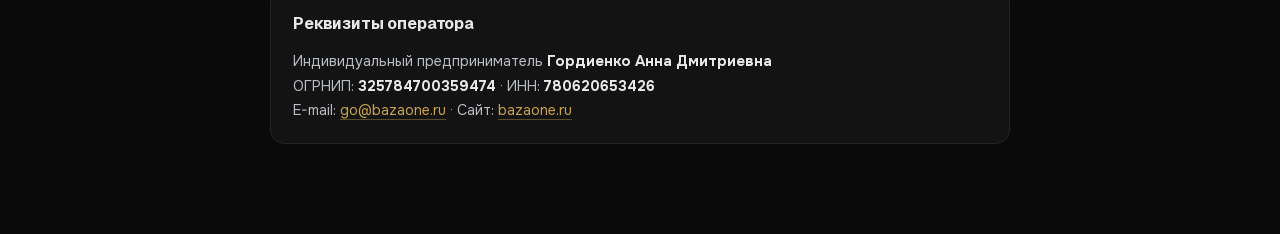
<file: cookie.html>
<!doctype html>
<html lang="ru">
<head>
  <meta charset="utf-8" />
  <meta name="viewport" content="width=device-width, initial-scale=1" />
  <title>Политика в отношении файлов cookie — БАЗА</title>
  <link rel="canonical" href="https://bazaone.ru/cookie.html" />
  <meta property="og:type" content="website" />
  <meta property="og:site_name" content="БАЗА" />
  <meta property="og:locale" content="ru_RU" />
  <meta property="og:url" content="https://bazaone.ru/cookie.html" />
  <meta property="og:title" content="Политика в отношении файлов cookie — БАЗА" />
  <meta property="og:image" content="https://bazaone.ru/assets/og-image.jpg" />
  <meta property="og:image:width" content="1200" />
  <meta property="og:image:height" content="630" />
  <meta property="og:image:alt" content="БАЗА — собираем бизнес в систему: CRM, автоматизация, AI, аналитика" />
  <meta name="twitter:card" content="summary_large_image" />
  <meta name="robots" content="all" />
  <link rel="stylesheet" href="css/webfonts.css?v=1" />
  <link rel="stylesheet" href="css/legal.css?v=1" />
</head>
<body>
  <nav class="legal-nav">
    <a class="brand" href="index.html">БАЗА</a>
    <a class="back" href="index.html">← На главную</a>
  </nav>

  <main class="legal">
    <h1>Политика в отношении файлов cookie</h1>
    <p class="meta">Редакция от 28.09.2026 · г. Санкт-Петербург</p>

    <h2>1. Что такое файлы cookie</h2>
    <p>Файлы cookie — это небольшие текстовые файлы, которые сохраняются в браузере на вашем устройстве при посещении сайта. Они позволяют сайту запоминать ваши действия и предпочтения в течение определённого времени.</p>
    <p>Настоящая Политика описывает, как сайт <strong>https://bazaone.ru</strong> (далее — «Сайт») использует файлы cookie и аналогичные технологии.</p>

    <h2>2. Какие cookie мы используем</h2>
    <ul>
      <li><strong>Технические (необходимые)</strong> — обеспечивают корректную работу Сайта и его основных функций; в том числе сохраняют факт вашего согласия с использованием cookie.</li>
      <li><strong>Аналитические</strong> — помогают понять, как посетители используют Сайт (посещаемость, источники переходов, поведение на страницах), чтобы улучшать его работу. Такие данные обрабатываются в обезличенном виде. Для этого используется сервис <strong>Яндекс Метрика</strong> (ООО «ЯНДЕКС», данные хранятся на серверах в Российской Федерации). Функция записи сеансов (Вебвизор) не используется.</li>
    </ul>

    <h2>3. Цели использования cookie</h2>
    <ul>
      <li>обеспечение работоспособности и безопасности Сайта;</li>
      <li>запоминание пользовательских настроек и выбора;</li>
      <li>сбор обезличенной статистики посещений для улучшения Сайта.</li>
    </ul>

    <h2>4. Согласие на использование cookie</h2>
    <p>При первом посещении Сайта вам показывается уведомление об использовании файлов cookie. Аналитические cookie и сервис Яндекс Метрика включаются <strong>только после нажатия кнопки «Принять»</strong>. Если вы нажали «Отклонить» или не сделали выбор, используются только технические cookie, необходимые для работы Сайта.</p>
    <p>Чтобы изменить свой выбор, удалите данные Сайта в настройках браузера — при следующем посещении уведомление будет показано снова.</p>

    <h2>5. Как отключить cookie</h2>
    <p>Вы можете в любой момент ограничить или запретить использование cookie в настройках вашего браузера, а также удалить уже сохранённые файлы cookie. Обратите внимание, что отключение технических cookie может повлиять на корректную работу отдельных функций Сайта.</p>
    <p>Инструкции по управлению cookie доступны в разделах помощи используемого вами браузера (Google Chrome, Safari, Mozilla Firefox, Yandex Browser и др.).</p>

    <h2>6. Дополнительно</h2>
    <p>Обработка персональных данных, которые могут собираться при использовании cookie, осуществляется в соответствии с <a href="privacy.html">Политикой конфиденциальности</a> Сайта.</p>

    <div class="req">
      <h2>Реквизиты оператора</h2>
      Индивидуальный предприниматель <b>Гордиенко Анна Дмитриевна</b><br>
      ОГРНИП: <b>325784700359474</b> · ИНН: <b>780620653426</b><br>
      E-mail: <a href="mailto:go@bazaone.ru">go@bazaone.ru</a> · Сайт: <a href="index.html">bazaone.ru</a>
    </div>
  </main>
</body>
</html>
</file>
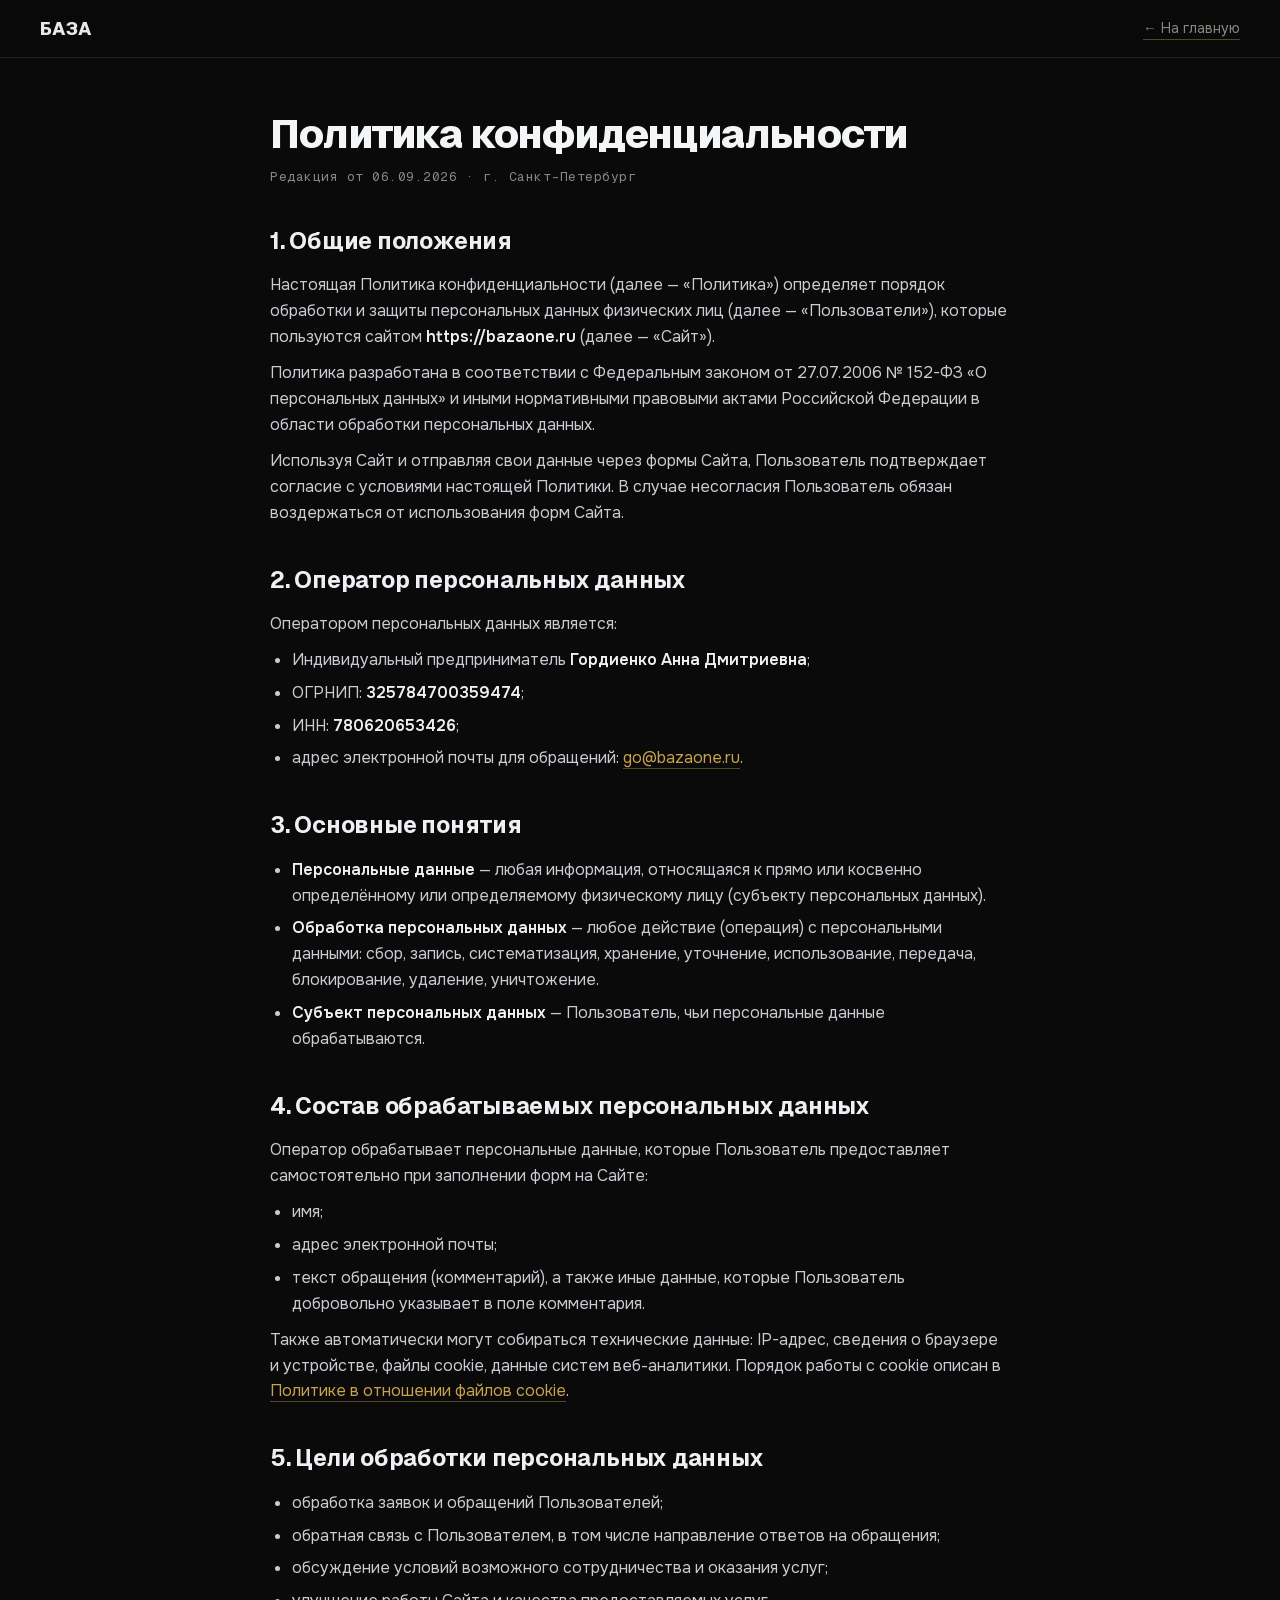
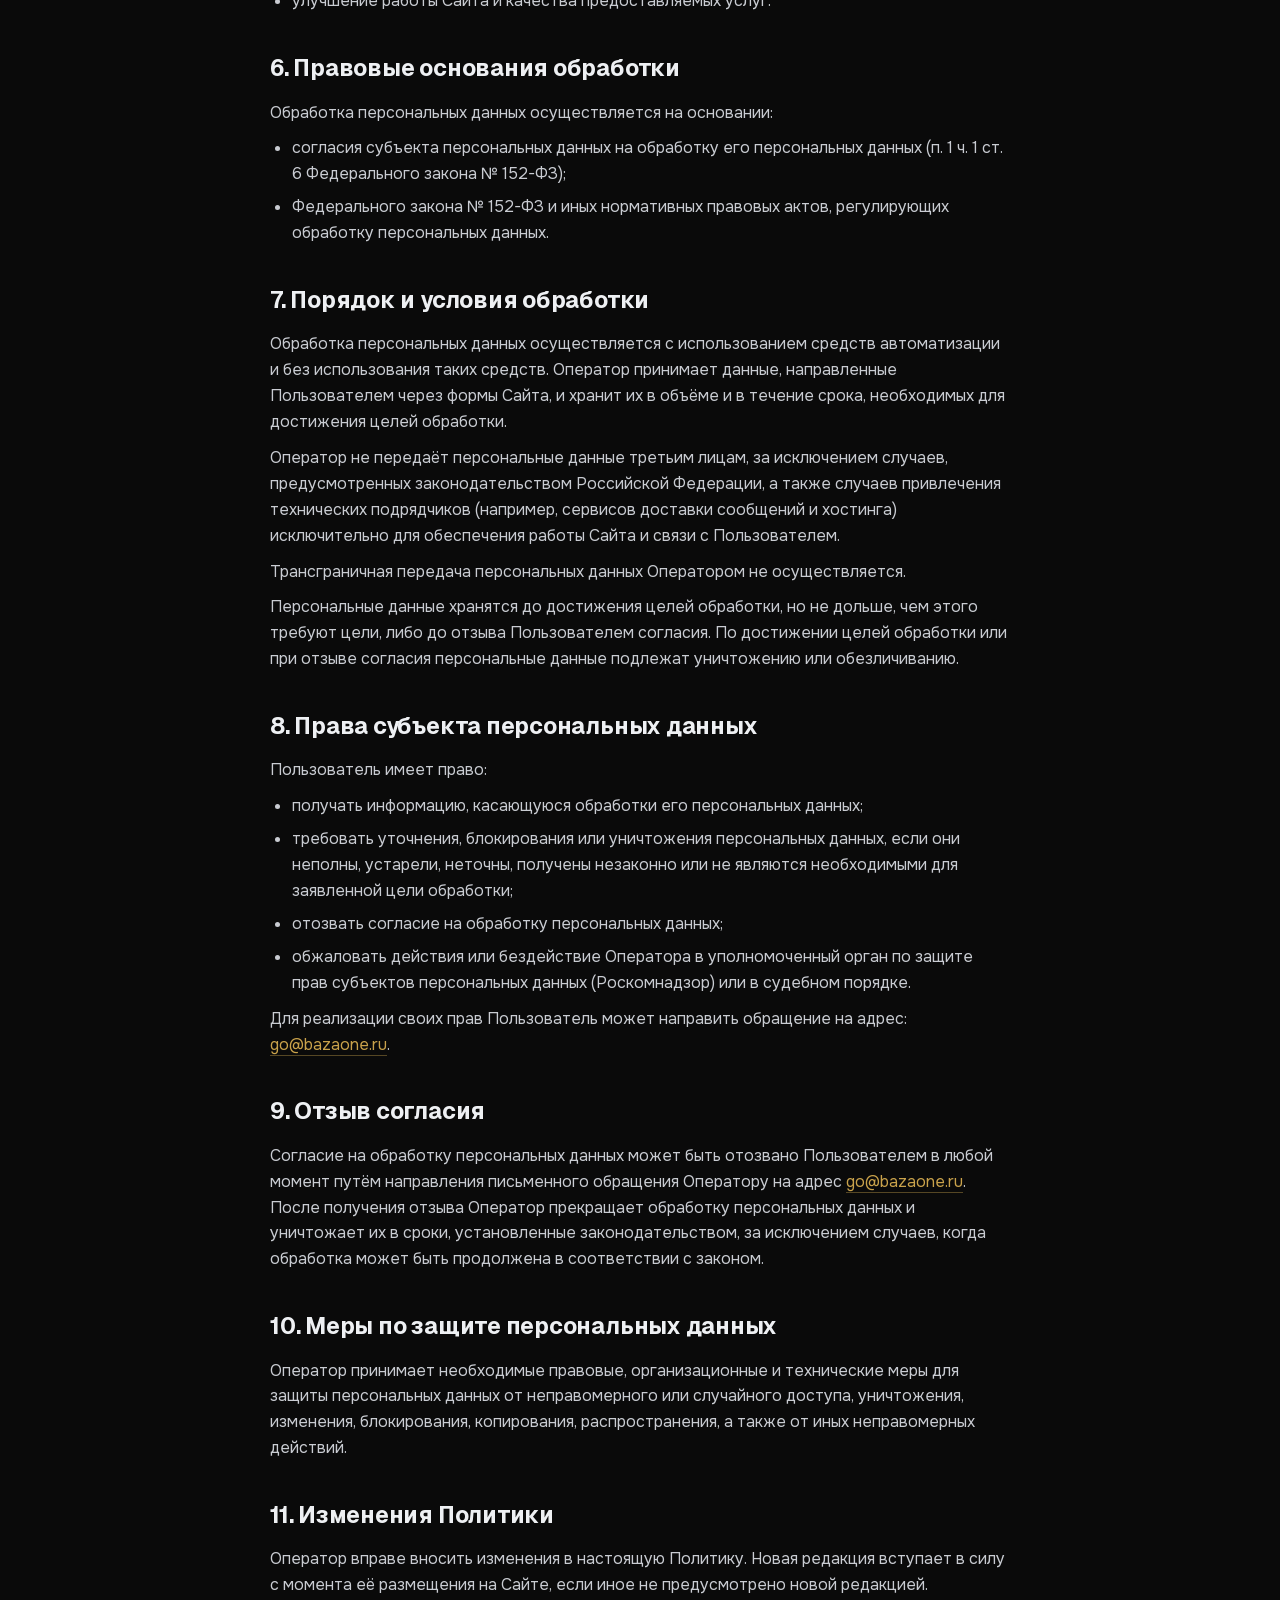
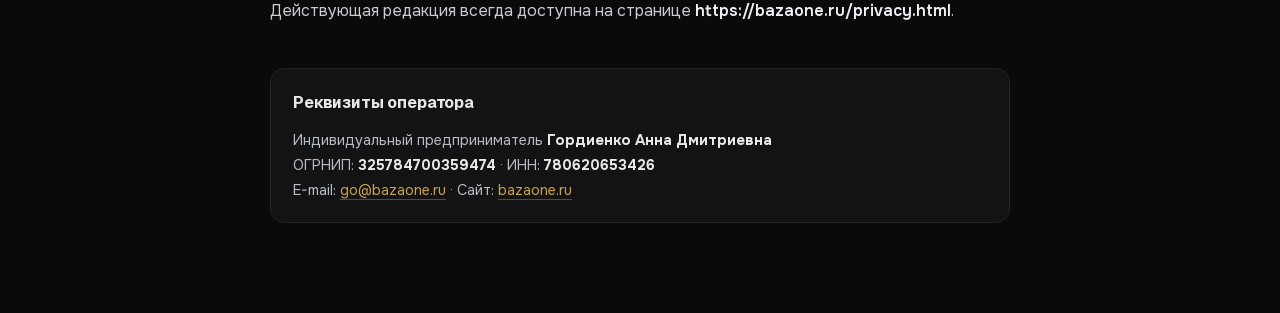
<file: privacy.html>
<!doctype html>
<html lang="ru">
<head>
  <meta charset="utf-8" />
  <meta name="viewport" content="width=device-width, initial-scale=1" />
  <title>Политика конфиденциальности — БАЗА</title>
  <link rel="canonical" href="https://bazaone.ru/privacy.html" />
  <meta property="og:type" content="website" />
  <meta property="og:site_name" content="БАЗА" />
  <meta property="og:locale" content="ru_RU" />
  <meta property="og:url" content="https://bazaone.ru/privacy.html" />
  <meta property="og:title" content="Политика конфиденциальности — БАЗА" />
  <meta property="og:image" content="https://bazaone.ru/assets/og-image.jpg" />
  <meta property="og:image:width" content="1200" />
  <meta property="og:image:height" content="630" />
  <meta property="og:image:alt" content="БАЗА — собираем бизнес в систему: CRM, автоматизация, AI, аналитика" />
  <meta name="twitter:card" content="summary_large_image" />
  <meta name="robots" content="all" />
  <link rel="stylesheet" href="css/webfonts.css?v=1" />
  <link rel="stylesheet" href="css/legal.css?v=1" />
</head>
<body>
  <nav class="legal-nav">
    <a class="brand" href="index.html">БАЗА</a>
    <a class="back" href="index.html">← На главную</a>
  </nav>

  <main class="legal">
    <h1>Политика конфиденциальности</h1>
    <p class="meta">Редакция от 06.09.2026 · г. Санкт-Петербург</p>

    <h2>1. Общие положения</h2>
    <p>Настоящая Политика конфиденциальности (далее — «Политика») определяет порядок обработки и защиты персональных данных физических лиц (далее — «Пользователи»), которые пользуются сайтом <strong>https://bazaone.ru</strong> (далее — «Сайт»).</p>
    <p>Политика разработана в соответствии с Федеральным законом от 27.07.2006 № 152-ФЗ «О персональных данных» и иными нормативными правовыми актами Российской Федерации в области обработки персональных данных.</p>
    <p>Используя Сайт и отправляя свои данные через формы Сайта, Пользователь подтверждает согласие с условиями настоящей Политики. В случае несогласия Пользователь обязан воздержаться от использования форм Сайта.</p>

    <h2>2. Оператор персональных данных</h2>
    <p>Оператором персональных данных является:</p>
    <ul>
      <li>Индивидуальный предприниматель <strong>Гордиенко Анна Дмитриевна</strong>;</li>
      <li>ОГРНИП: <strong>325784700359474</strong>;</li>
      <li>ИНН: <strong>780620653426</strong>;</li>
      <li>адрес электронной почты для обращений: <a href="mailto:go@bazaone.ru">go@bazaone.ru</a>.</li>
    </ul>

    <h2>3. Основные понятия</h2>
    <ul>
      <li><strong>Персональные данные</strong> — любая информация, относящаяся к прямо или косвенно определённому или определяемому физическому лицу (субъекту персональных данных).</li>
      <li><strong>Обработка персональных данных</strong> — любое действие (операция) с персональными данными: сбор, запись, систематизация, хранение, уточнение, использование, передача, блокирование, удаление, уничтожение.</li>
      <li><strong>Субъект персональных данных</strong> — Пользователь, чьи персональные данные обрабатываются.</li>
    </ul>

    <h2>4. Состав обрабатываемых персональных данных</h2>
    <p>Оператор обрабатывает персональные данные, которые Пользователь предоставляет самостоятельно при заполнении форм на Сайте:</p>
    <ul>
      <li>имя;</li>
      <li>адрес электронной почты;</li>
      <li>текст обращения (комментарий), а также иные данные, которые Пользователь добровольно указывает в поле комментария.</li>
    </ul>
    <p>Также автоматически могут собираться технические данные: IP-адрес, сведения о браузере и устройстве, файлы cookie, данные систем веб-аналитики. Порядок работы с cookie описан в <a href="cookie.html">Политике в отношении файлов cookie</a>.</p>

    <h2>5. Цели обработки персональных данных</h2>
    <ul>
      <li>обработка заявок и обращений Пользователей;</li>
      <li>обратная связь с Пользователем, в том числе направление ответов на обращения;</li>
      <li>обсуждение условий возможного сотрудничества и оказания услуг;</li>
      <li>улучшение работы Сайта и качества предоставляемых услуг.</li>
    </ul>

    <h2>6. Правовые основания обработки</h2>
    <p>Обработка персональных данных осуществляется на основании:</p>
    <ul>
      <li>согласия субъекта персональных данных на обработку его персональных данных (п. 1 ч. 1 ст. 6 Федерального закона № 152-ФЗ);</li>
      <li>Федерального закона № 152-ФЗ и иных нормативных правовых актов, регулирующих обработку персональных данных.</li>
    </ul>

    <h2>7. Порядок и условия обработки</h2>
    <p>Обработка персональных данных осуществляется с использованием средств автоматизации и без использования таких средств. Оператор принимает данные, направленные Пользователем через формы Сайта, и хранит их в объёме и в течение срока, необходимых для достижения целей обработки.</p>
    <p>Оператор не передаёт персональные данные третьим лицам, за исключением случаев, предусмотренных законодательством Российской Федерации, а также случаев привлечения технических подрядчиков (например, сервисов доставки сообщений и хостинга) исключительно для обеспечения работы Сайта и связи с Пользователем.</p>
    <p>Трансграничная передача персональных данных Оператором не осуществляется.</p>
    <p>Персональные данные хранятся до достижения целей обработки, но не дольше, чем этого требуют цели, либо до отзыва Пользователем согласия. По достижении целей обработки или при отзыве согласия персональные данные подлежат уничтожению или обезличиванию.</p>

    <h2>8. Права субъекта персональных данных</h2>
    <p>Пользователь имеет право:</p>
    <ul>
      <li>получать информацию, касающуюся обработки его персональных данных;</li>
      <li>требовать уточнения, блокирования или уничтожения персональных данных, если они неполны, устарели, неточны, получены незаконно или не являются необходимыми для заявленной цели обработки;</li>
      <li>отозвать согласие на обработку персональных данных;</li>
      <li>обжаловать действия или бездействие Оператора в уполномоченный орган по защите прав субъектов персональных данных (Роскомнадзор) или в судебном порядке.</li>
    </ul>
    <p>Для реализации своих прав Пользователь может направить обращение на адрес: <a href="mailto:go@bazaone.ru">go@bazaone.ru</a>.</p>

    <h2>9. Отзыв согласия</h2>
    <p>Согласие на обработку персональных данных может быть отозвано Пользователем в любой момент путём направления письменного обращения Оператору на адрес <a href="mailto:go@bazaone.ru">go@bazaone.ru</a>. После получения отзыва Оператор прекращает обработку персональных данных и уничтожает их в сроки, установленные законодательством, за исключением случаев, когда обработка может быть продолжена в соответствии с законом.</p>

    <h2>10. Меры по защите персональных данных</h2>
    <p>Оператор принимает необходимые правовые, организационные и технические меры для защиты персональных данных от неправомерного или случайного доступа, уничтожения, изменения, блокирования, копирования, распространения, а также от иных неправомерных действий.</p>

    <h2>11. Изменения Политики</h2>
    <p>Оператор вправе вносить изменения в настоящую Политику. Новая редакция вступает в силу с момента её размещения на Сайте, если иное не предусмотрено новой редакцией. Действующая редакция всегда доступна на странице <strong>https://bazaone.ru/privacy.html</strong>.</p>

    <div class="req">
      <h2>Реквизиты оператора</h2>
      Индивидуальный предприниматель <b>Гордиенко Анна Дмитриевна</b><br>
      ОГРНИП: <b>325784700359474</b> · ИНН: <b>780620653426</b><br>
      E-mail: <a href="mailto:go@bazaone.ru">go@bazaone.ru</a> · Сайт: <a href="index.html">bazaone.ru</a>
    </div>
  </main>
</body>
</html>
</file>
<file: css/site.css>
/* СГЕНЕРИРОВАНО tools/build-css.mjs — НЕ РЕДАКТИРОВАТЬ.
   Правьте исходные файлы в css/ и запустите: node tools/build-css.mjs */
/* webfonts.css */@font-face{font-family: 'Geist';font-style: normal;font-weight: 300 900;font-display: swap;src: url(../assets/fonts/geist-cyrillic.woff2) format('woff2');unicode-range: U+0301,U+0400-045F,U+0490-0491,U+04B0-04B1,U+2116}@font-face{font-family: 'Geist';font-style: normal;font-weight: 300 900;font-display: swap;src: url(../assets/fonts/geist-latin-ext.woff2) format('woff2');unicode-range: U+0100-02BA,U+02BD-02C5,U+02C7-02CC,U+02CE-02D7,U+02DD-02FF,U+0304,U+0308,U+0329,U+1D00-1DBF,U+1E00-1E9F,U+1EF2-1EFF,U+2020,U+20A0-20AB,U+20AD-20C0,U+2113,U+2C60-2C7F,U+A720-A7FF}@font-face{font-family: 'Geist';font-style: normal;font-weight: 300 900;font-display: swap;src: url(../assets/fonts/geist-latin.woff2) format('woff2');unicode-range: U+0000-00FF,U+0131,U+0152-0153,U+02BB-02BC,U+02C6,U+02DA,U+02DC,U+0304,U+0308,U+0329,U+2000-206F,U+20AC,U+2122,U+2191,U+2193,U+2212,U+2215,U+FEFF,U+FFFD}@font-face{font-family: 'Geist Mono';font-style: normal;font-weight: 400 600;font-display: swap;src: url(../assets/fonts/geist-mono-cyrillic.woff2) format('woff2');unicode-range: U+0301,U+0400-045F,U+0490-0491,U+04B0-04B1,U+2116}@font-face{font-family: 'Geist Mono';font-style: normal;font-weight: 400 600;font-display: swap;src: url(../assets/fonts/geist-mono-latin-ext.woff2) format('woff2');unicode-range: U+0100-02BA,U+02BD-02C5,U+02C7-02CC,U+02CE-02D7,U+02DD-02FF,U+0304,U+0308,U+0329,U+1D00-1DBF,U+1E00-1E9F,U+1EF2-1EFF,U+2020,U+20A0-20AB,U+20AD-20C0,U+2113,U+2C60-2C7F,U+A720-A7FF}@font-face{font-family: 'Geist Mono';font-style: normal;font-weight: 400 600;font-display: swap;src: url(../assets/fonts/geist-mono-latin.woff2) format('woff2');unicode-range: U+0000-00FF,U+0131,U+0152-0153,U+02BB-02BC,U+02C6,U+02DA,U+02DC,U+0304,U+0308,U+0329,U+2000-206F,U+20AC,U+2122,U+2191,U+2193,U+2212,U+2215,U+FEFF,U+FFFD}@font-face{font-family: 'JetBrains Mono';font-style: normal;font-weight: 400 600;font-display: swap;src: url(../assets/fonts/jetbrains-mono-cyrillic.woff2) format('woff2');unicode-range: U+0301,U+0400-045F,U+0490-0491,U+04B0-04B1,U+2116}@font-face{font-family: 'JetBrains Mono';font-style: normal;font-weight: 400 600;font-display: swap;src: url(../assets/fonts/jetbrains-mono-latin-ext.woff2) format('woff2');unicode-range: U+0100-02BA,U+02BD-02C5,U+02C7-02CC,U+02CE-02D7,U+02DD-02FF,U+0304,U+0308,U+0329,U+1D00-1DBF,U+1E00-1E9F,U+1EF2-1EFF,U+2020,U+20A0-20AB,U+20AD-20C0,U+2113,U+2C60-2C7F,U+A720-A7FF}@font-face{font-family: 'JetBrains Mono';font-style: normal;font-weight: 400 600;font-display: swap;src: url(../assets/fonts/jetbrains-mono-latin.woff2) format('woff2');unicode-range: U+0000-00FF,U+0131,U+0152-0153,U+02BB-02BC,U+02C6,U+02DA,U+02DC,U+0304,U+0308,U+0329,U+2000-206F,U+20AC,U+2122,U+2191,U+2193,U+2212,U+2215,U+FEFF,U+FFFD}@font-face{font-family: 'Lora';font-style: italic;font-weight: 400;font-display: swap;src: url(../assets/fonts/lora-italic-cyrillic.woff2) format('woff2');unicode-range: U+0301,U+0400-045F,U+0490-0491,U+04B0-04B1,U+2116}@font-face{font-family: 'Lora';font-style: italic;font-weight: 400;font-display: swap;src: url(../assets/fonts/lora-italic-latin-ext.woff2) format('woff2');unicode-range: U+0100-02BA,U+02BD-02C5,U+02C7-02CC,U+02CE-02D7,U+02DD-02FF,U+0304,U+0308,U+0329,U+1D00-1DBF,U+1E00-1E9F,U+1EF2-1EFF,U+2020,U+20A0-20AB,U+20AD-20C0,U+2113,U+2C60-2C7F,U+A720-A7FF}@font-face{font-family: 'Lora';font-style: italic;font-weight: 400;font-display: swap;src: url(../assets/fonts/lora-italic-latin.woff2) format('woff2');unicode-range: U+0000-00FF,U+0131,U+0152-0153,U+02BB-02BC,U+02C6,U+02DA,U+02DC,U+0304,U+0308,U+0329,U+2000-206F,U+20AC,U+2122,U+2191,U+2193,U+2212,U+2215,U+FEFF,U+FFFD}@font-face{font-family: 'Lora';font-style: normal;font-weight: 400 600;font-display: swap;src: url(../assets/fonts/lora-cyrillic.woff2) format('woff2');unicode-range: U+0301,U+0400-045F,U+0490-0491,U+04B0-04B1,U+2116}@font-face{font-family: 'Lora';font-style: normal;font-weight: 400 600;font-display: swap;src: url(../assets/fonts/lora-latin-ext.woff2) format('woff2');unicode-range: U+0100-02BA,U+02BD-02C5,U+02C7-02CC,U+02CE-02D7,U+02DD-02FF,U+0304,U+0308,U+0329,U+1D00-1DBF,U+1E00-1E9F,U+1EF2-1EFF,U+2020,U+20A0-20AB,U+20AD-20C0,U+2113,U+2C60-2C7F,U+A720-A7FF}@font-face{font-family: 'Lora';font-style: normal;font-weight: 400 600;font-display: swap;src: url(../assets/fonts/lora-latin.woff2) format('woff2');unicode-range: U+0000-00FF,U+0131,U+0152-0153,U+02BB-02BC,U+02C6,U+02DA,U+02DC,U+0304,U+0308,U+0329,U+2000-206F,U+20AC,U+2122,U+2191,U+2193,U+2212,U+2215,U+FEFF,U+FFFD}@font-face{font-family: 'Onest';font-style: normal;font-weight: 400 700;font-display: swap;src: url(../assets/fonts/onest-cyrillic.woff2) format('woff2');unicode-range: U+0301,U+0400-045F,U+0490-0491,U+04B0-04B1,U+2116}@font-face{font-family: 'Onest';font-style: normal;font-weight: 400 700;font-display: swap;src: url(../assets/fonts/onest-latin-ext.woff2) format('woff2');unicode-range: U+0100-02BA,U+02BD-02C5,U+02C7-02CC,U+02CE-02D7,U+02DD-02FF,U+0304,U+0308,U+0329,U+1D00-1DBF,U+1E00-1E9F,U+1EF2-1EFF,U+2020,U+20A0-20AB,U+20AD-20C0,U+2113,U+2C60-2C7F,U+A720-A7FF}@font-face{font-family: 'Onest';font-style: normal;font-weight: 400 700;font-display: swap;src: url(../assets/fonts/onest-latin.woff2) format('woff2');unicode-range: U+0000-00FF,U+0131,U+0152-0153,U+02BB-02BC,U+02C6,U+02DA,U+02DC,U+0304,U+0308,U+0329,U+2000-206F,U+20AC,U+2122,U+2191,U+2193,U+2212,U+2215,U+FEFF,U+FFFD}
/* fonts.css */@font-face{font-family: 'Playfair Display';font-style: normal;font-weight: 400 900;font-display: swap;src: url('../assets/fonts/pf-normal-cyrillic.woff2') format('woff2');unicode-range: U+0301,U+0400-045F,U+0490-0491,U+04B0-04B1,U+2116}@font-face{font-family: 'Playfair Display';font-style: normal;font-weight: 400 900;font-display: swap;src: url('../assets/fonts/pf-normal-latin-ext.woff2') format('woff2');unicode-range: U+0100-02BA,U+02BD-02C5,U+02C7-02CC,U+02CE-02D7,U+02DD-02FF,U+0304,U+0308,U+0329,U+1D00-1DBF,U+1E00-1E9F,U+1EF2-1EFF,U+2020,U+20A0-20AB,U+20AD-20C0,U+2113,U+2C60-2C7F,U+A720-A7FF}@font-face{font-family: 'Playfair Display';font-style: normal;font-weight: 400 900;font-display: swap;src: url('../assets/fonts/pf-normal-latin.woff2') format('woff2');unicode-range: U+0000-00FF,U+0131,U+0152-0153,U+02BB-02BC,U+02C6,U+02DA,U+02DC,U+0304,U+0308,U+0329,U+2000-206F,U+20AC,U+2122,U+2191,U+2193,U+2212,U+2215,U+FEFF,U+FFFD}@font-face{font-family: 'Playfair Display';font-style: italic;font-weight: 400 700;font-display: swap;src: url('../assets/fonts/pf-italic-cyrillic.woff2') format('woff2');unicode-range: U+0301,U+0400-045F,U+0490-0491,U+04B0-04B1,U+2116}@font-face{font-family: 'Playfair Display';font-style: italic;font-weight: 400 700;font-display: swap;src: url('../assets/fonts/pf-italic-latin-ext.woff2') format('woff2');unicode-range: U+0100-02BA,U+02BD-02C5,U+02C7-02CC,U+02CE-02D7,U+02DD-02FF,U+0304,U+0308,U+0329,U+1D00-1DBF,U+1E00-1E9F,U+1EF2-1EFF,U+2020,U+20A0-20AB,U+20AD-20C0,U+2113,U+2C60-2C7F,U+A720-A7FF}@font-face{font-family: 'Playfair Display';font-style: italic;font-weight: 400 700;font-display: swap;src: url('../assets/fonts/pf-italic-latin.woff2') format('woff2');unicode-range: U+0000-00FF,U+0131,U+0152-0153,U+02BB-02BC,U+02C6,U+02DA,U+02DC,U+0304,U+0308,U+0329,U+2000-206F,U+20AC,U+2122,U+2191,U+2193,U+2212,U+2215,U+FEFF,U+FFFD}@font-face{font-family: 'PT Sans';font-style: normal;font-weight: 400;font-display: swap;src: url('../assets/fonts/pts-400-cyrillic.woff2') format('woff2');unicode-range: U+0301,U+0400-045F,U+0490-0491,U+04B0-04B1,U+2116}@font-face{font-family: 'PT Sans';font-style: normal;font-weight: 400;font-display: swap;src: url('../assets/fonts/pts-400-latin.woff2') format('woff2');unicode-range: U+0000-00FF,U+0131,U+0152-0153,U+02BB-02BC,U+02C6,U+02DA,U+02DC,U+0304,U+0308,U+0329,U+2000-206F,U+20AC,U+2122,U+2191,U+2193,U+2212,U+2215,U+FEFF,U+FFFD}@font-face{font-family: 'PT Sans';font-style: normal;font-weight: 700;font-display: swap;src: url('../assets/fonts/pts-700-cyrillic.woff2') format('woff2');unicode-range: U+0301,U+0400-045F,U+0490-0491,U+04B0-04B1,U+2116}@font-face{font-family: 'PT Sans';font-style: normal;font-weight: 700;font-display: swap;src: url('../assets/fonts/pts-700-latin.woff2') format('woff2');unicode-range: U+0000-00FF,U+0131,U+0152-0153,U+02BB-02BC,U+02C6,U+02DA,U+02DC,U+0304,U+0308,U+0329,U+2000-206F,U+20AC,U+2122,U+2191,U+2193,U+2212,U+2215,U+FEFF,U+FFFD}
/* menu.css */:root{--silver:#bcc1c9;--silver-dim:#9a9aa2;--red:#d8262c;--red-hi:#ec3b41;--gold:#c9a24b;--nav-h:69px}.nav{position:fixed;top:0;left:0;right:0;z-index:50;background-color:#0a0a0a;background-image:url('../assets/croco-skin.jpg');background-image:image-set( url('../assets/croco-skin.webp') type('image/webp'),url('../assets/croco-skin.jpg') type('image/jpeg'));background-position:center;background-size:cover;background-repeat:no-repeat;border-bottom:1px solid rgba(201,162,75,.18);font-family:'Geist',-apple-system,Arial,sans-serif}.nav__inner{max-width:1280px;margin:0 auto;height:var(--nav-h);display:grid;grid-template-columns:1fr auto 1fr;align-items:center;gap:clamp(12px,2vw,28px);padding:0 clamp(16px,4vw,44px)}.nav__logo{grid-column:1;justify-self:start;display:inline-flex;line-height:0}.nav__logo img{height:52px;width:auto;display:block;filter:drop-shadow(0 4px 14px rgba(0,0,0,.6))}.nav__links{grid-column:2;justify-self:center;display:flex;align-items:center;gap:7px}.nav__links a{color:var(--silver);text-decoration:none;white-space:nowrap;background-color:#0b0c0e;background-image:url('../assets/black-suede.jpg');background-image:image-set(url('../assets/black-suede.webp') type('image/webp'),url('../assets/black-suede.jpg') type('image/jpeg'));background-position:center;background-size:cover;background-repeat:no-repeat;border:1px solid rgba(201,162,75,.35);border-radius:11px;padding:9px 15px;font-size:15px;font-weight:600;letter-spacing:.01em;-webkit-backdrop-filter:blur(4px);backdrop-filter:blur(4px);transition:color .2s ease,border-color .2s ease,background .2s ease,box-shadow .3s ease}.nav__links a.is-active{color:#e6e9ee;border-color:rgba(201,162,75,.65)}.nav__links a:hover{color:#e6e9ee;border-color:var(--gold);box-shadow:0 0 22px rgba(201,162,75,.5),0 0 48px rgba(201,162,75,.28)}.nav__links a.nav__promo{color:#0b0c0e;background-color:#c9a24b;background-image:linear-gradient(180deg,#e6c877,#c9a24b);border-color:rgba(201,162,75,.7);font-weight:800}.nav__links a.nav__promo:hover{color:#0b0c0e;filter:brightness(1.06);box-shadow:0 0 22px rgba(201,162,75,.5),0 0 48px rgba(201,162,75,.28)}.nav__cta{grid-column:3;justify-self:end;display:inline-flex;align-items:center;gap:10px;color:var(--silver);text-decoration:none;white-space:nowrap;background-color:#0b0c0e;background-image:url('../assets/black-suede.jpg');background-image:image-set(url('../assets/black-suede.webp') type('image/webp'),url('../assets/black-suede.jpg') type('image/jpeg'));background-position:center;background-size:cover;background-repeat:no-repeat;border:1px solid rgba(201,162,75,.5);border-radius:11px;padding:10px 22px;font-size:17px;font-weight:800;letter-spacing:.01em;-webkit-backdrop-filter:blur(4px);backdrop-filter:blur(4px);transition:color .2s ease,border-color .2s ease,box-shadow .3s ease}.nav__cta::after{content:"→";color:var(--gold);font-weight:800;transition:color .2s ease}.nav__cta:hover{color:#e6e9ee;border-color:var(--gold);box-shadow:0 0 22px rgba(201,162,75,.5),0 0 48px rgba(201,162,75,.28)}.nav__cta:hover::after{color:#f0d489}.nav__burger{display:none;grid-column:3;justify-self:end;width:40px;height:40px;padding:10px;background:transparent;border:0;cursor:pointer;flex-direction:column;justify-content:space-between;position:relative;z-index:70}.nav__burger span{display:block;height:2px;width:100%;background:var(--silver);border-radius:2px;transition:transform .3s ease,opacity .2s ease,background .2s ease}.mmenu{position:fixed;inset:0;z-index:60;background:rgba(8,8,9,.98);font-family:'Geist',-apple-system,Arial,sans-serif;-webkit-backdrop-filter:blur(6px);backdrop-filter:blur(6px);display:flex;flex-direction:column;align-items:center;justify-content:center;gap:clamp(28px,5vh,52px);opacity:0;visibility:hidden;transform:translateY(-8px);transition:opacity .32s ease,transform .32s ease,visibility .32s}.mmenu::before{content:"";position:absolute;inset:0;z-index:-1;pointer-events:none;background:#08080a url('../assets/croco-skin.webp') center top / cover no-repeat;opacity:.22}.mmenu__links{display:flex;flex-direction:column;align-items:center;gap:clamp(18px,3.4vh,34px)}.mmenu__close{position:absolute;top:16px;right:18px;z-index:80;width:44px;height:44px;padding:0;line-height:1;background:transparent;border:0;cursor:pointer;font-size:34px;color:var(--silver);transition:color .2s ease}.mmenu__close:hover{color:#fff}.mmenu__links a{color:var(--silver);text-decoration:none;font-size:clamp(21px,5.6vw,32px);font-weight:700;letter-spacing:.01em;transition:color .2s ease,text-shadow .2s ease}.mmenu__links a:hover,.mmenu__links a:active{color:#e6e9ee;text-shadow:0 0 22px rgba(201,162,75,.55),0 0 40px rgba(201,162,75,.3)}.mmenu__links a.mmenu__promo{color:#0b0c0e;background:linear-gradient(180deg,#e6c877,#c9a24b);padding:10px 30px;border-radius:999px;font-size:clamp(18px,4.5vw,24px);font-weight:800}.mmenu__links a.mmenu__promo:hover,.mmenu__links a.mmenu__promo:active{color:#0b0c0e;text-shadow:none;box-shadow:0 0 22px rgba(201,162,75,.5)}.mmenu__cta{color:var(--silver);text-decoration:none;background-color:#0b0c0e;background-image:url('../assets/black-suede.jpg');background-image:image-set(url('../assets/black-suede.webp') type('image/webp'),url('../assets/black-suede.jpg') type('image/jpeg'));background-position:center;background-size:cover;background-repeat:no-repeat;border:1px solid rgba(201,162,75,.6);border-radius:999px;padding:14px 34px;letter-spacing:.06em;font-size:15px;font-weight:800;transition:color .2s ease,border-color .2s ease,box-shadow .3s ease}.mmenu__cta:hover,.mmenu__cta:active{color:#e6e9ee;border-color:var(--gold);box-shadow:0 0 22px rgba(201,162,75,.5),0 0 48px rgba(201,162,75,.28)}body[data-menu-open="true"] .mmenu{opacity:1;visibility:visible;transform:none}body[data-menu-open="true"] .nav{background:transparent;border-bottom-color:transparent}body[data-menu-open="true"] .nav__burger span:nth-child(1){transform:translateY(8px) rotate(45deg)}body[data-menu-open="true"] .nav__burger span:nth-child(2){opacity:0}body[data-menu-open="true"] .nav__burger span:nth-child(3){transform:translateY(-8px) rotate(-45deg)}.totop{position:fixed;right:clamp(14px,2.4vw,28px);bottom:clamp(14px,2.4vw,28px);z-index:55;width:52px;height:52px;border-radius:50%;display:flex;align-items:center;justify-content:center;cursor:pointer;color:#e6c877;background-color:#0b0c0e;background-image:radial-gradient(120% 120% at 30% 22%,#2a2b30 0%,#121316 55%,#0b0c0e 100%);border:1px solid rgba(201,162,75,.5);-webkit-backdrop-filter:blur(4px);backdrop-filter:blur(4px);box-shadow:0 8px 24px rgba(0,0,0,.4);opacity:0;visibility:hidden;transform:translateY(10px);transition:opacity .3s ease,transform .3s ease,visibility .3s,border-color .2s ease,box-shadow .3s ease,color .2s ease}.totop.is-show{opacity:1;visibility:visible;transform:none}.totop:hover{color:#f0d489;border-color:var(--gold);box-shadow:0 0 22px rgba(201,162,75,.5),0 0 48px rgba(201,162,75,.28)}@media (prefers-reduced-motion: reduce){.totop{transition:opacity .2s ease,visibility .2s}}@media (max-width:860px){.nav__links,.nav__cta{display:none}.nav__burger{display:flex}}
/* hero.css */*{box-sizing: border-box}html{-webkit-text-size-adjust: 100%;scroll-behavior: smooth;scroll-snap-type: y mandatory;scroll-padding-top: var(--nav-h,69px)}@media (prefers-reduced-motion: reduce){html{scroll-behavior: auto}}.hero,.b1,.b2,.b4,.b5,.b6{scroll-snap-align: start;scroll-snap-stop: always}.foot{scroll-snap-align: end}.b3,.why,.persn,.analytics,.how,.kit,.res,.story,.grow,.faq{scroll-snap-align: start}@media (max-width: 820px){html{scroll-snap-type: none}}:root{--skin-tile: 520px}@media (max-width: 1024px){:root{--skin-tile: 400px}}@media (max-width: 600px){:root{--skin-tile: 280px}}body{margin: 0;color: #20201d;font-family: 'Onest',-apple-system,BlinkMacSystemFont,"Segoe UI",Arial,sans-serif;-webkit-font-smoothing: antialiased;overflow-x: hidden;background-color: #f4efe6}body::before{content: "";position: fixed;inset: 0;z-index: -1;pointer-events: none;background: radial-gradient(900px 560px at 82% -8%,rgba(255,255,255,.5),transparent 60%),linear-gradient(180deg,rgba(245,240,232,.46) 0%,rgba(245,240,232,.4) 100%),#f4efe6 url('../assets/fon-baza.jpg') center center / cover no-repeat;background: radial-gradient(900px 560px at 82% -8%,rgba(255,255,255,.5),transparent 60%),linear-gradient(180deg,rgba(245,240,232,.46) 0%,rgba(245,240,232,.4) 100%),#f4efe6 image-set(url('../assets/fon-baza.webp') type('image/webp'),url('../assets/fon-baza.jpg') type('image/jpeg')) center center / cover no-repeat}:focus-visible{outline: 2px solid #8b93ff;outline-offset: 3px}.skip-link{position: fixed;top: 10px;left: 50%;transform: translate(-50%,-160%);z-index: 100;padding: 10px 18px;background: #f5f5f7;color: #08080a;border-radius: 999px;font-size: 14px;font-weight: 600;text-decoration: none;transition: transform .2s ease}.skip-link:focus{transform: translate(-50%,0)}.hero{position: relative;min-height: 100svh;display: grid;place-items: center;padding: clamp(24px,6vh,64px) clamp(16px,5vw,60px)}.hero__inner{display: flex;flex-direction: column;align-items: center;gap: clamp(20px,4vh,48px);width: 100%;max-width: 100%;min-width: 0;text-align: center;animation: hero-in .7s cubic-bezier(.22,1,.36,1) both}@keyframes hero-in{from{opacity: 0;transform: translateY(16px)}to{opacity: 1;transform: translateY(0)}}.hero-logo{height: clamp(64px,10vh,120px);width: auto;max-width: 80%;filter: drop-shadow(0 10px 34px rgba(0,0,0,.7))}.icons{display: flex;align-items: center;justify-content: center;gap: clamp(16px,6vw,80px);max-width: 100%;min-width: 0}.figure{height: clamp(170px,34vh,380px);width: auto;max-width: 42vw;object-fit: contain;filter: drop-shadow(0 14px 40px rgba(0,0,0,.7))}.icons__amp{font-family: 'Playfair Display',Georgia,serif;font-size: clamp(26px,5vw,60px);font-weight: 400;color: #cfd3da;text-shadow: 0 6px 24px rgba(0,0,0,.7)}.hero-copy{display: flex;flex-direction: column;align-items: center;gap: clamp(10px,1.6vh,18px)}.hero-title{margin: 0;font-family: 'Playfair Display',Georgia,serif;font-weight: 700;text-transform: uppercase;font-size: clamp(24px,4.6vw,58px);line-height: 1.06;letter-spacing: .02em;background: linear-gradient(180deg,#f6f7f9 0%,#cfd3da 44%,#9aa0a8 56%,#e6e9ee 100%);-webkit-background-clip: text;background-clip: text;-webkit-text-fill-color: transparent;color: transparent;filter: drop-shadow(0 2px 14px rgba(0,0,0,.85))}.hero-title .hl{-webkit-text-fill-color: #d8262c;color: #d8262c}.hero-sub{margin: 0;color: #ffffff;font-family: 'Geist Mono','JetBrains Mono',ui-monospace,monospace;font-weight: 600;text-transform: uppercase;font-size: clamp(13px,1.45vw,18px);letter-spacing: .18em;text-shadow: 0 1px 10px rgba(0,0,0,.8)}.hero-lead{margin: clamp(2px,.6vh,8px) 0 0;max-width: 700px;font-family: 'Lora',Georgia,serif;font-weight: 400;font-size: clamp(15px,1.2vw,18px);line-height: 1.55;color: #d9dce1;text-wrap: balance}@media (max-width: 680px){.icons{gap: clamp(8px,3vw,24px)}.figure{height: clamp(130px,26vh,240px);max-width: 38vw}.icons__amp{font-size: clamp(20px,6vw,36px)}.hero-logo{height: clamp(52px,8vh,88px)}.hero-sub{letter-spacing: .1em;max-width: 100%;overflow-wrap: anywhere}.hero-lead{max-width: 34em;padding: 0 4px}}@media (max-height: 520px){.hero{min-height: auto;padding: 8vh 16px}.figure{height: clamp(110px,40vh,220px)}.hero-logo{height: clamp(44px,11vh,76px)}}@media (prefers-reduced-motion: reduce){.hero__inner{animation: none}}
/* block1.css */#block1{--card:#fbf8f2;--ink:#20201d;--ink-2:#4a463f;--ink-dim:#8a8477;--gold:#b1873a;--red:#c0392b;--line:rgba(30,26,20,.12);--line-soft:rgba(30,26,20,.08);--shadow:0 14px 32px rgba(60,48,30,.10),0 2px 6px rgba(60,48,30,.06);position:relative;background:transparent;min-height:100svh;display:flex;align-items:center}#block1 .b1__wrap{width:100%;max-width:1240px;margin:0 auto;padding:clamp(72px,10vh,120px) clamp(20px,4vw,54px) clamp(20px,4vh,44px);display:flex;flex-direction:column;justify-content:center;gap:clamp(12px,2.2vh,24px)}#block1 h1,#block1 h2{font-family:'Geist',-apple-system,Arial,sans-serif;letter-spacing:-.02em;color:var(--ink);margin:0}#block1 .top{display:grid;grid-template-columns:1.02fr .98fr;gap:clamp(18px,3vw,46px);align-items:center}#block1 .eyebrow{display:inline-flex;align-items:center;gap:9px;margin:0 0 12px;font-family:'Geist Mono',ui-monospace,monospace;text-transform:uppercase;letter-spacing:.22em;font-size:11.5px;color:var(--gold)}#block1 .eyebrow::before{content:"";width:24px;height:1px;background:var(--gold);opacity:.7}#block1 .h-title{font-weight:800;line-height:1.05;font-size:clamp(27px,3.6vw,44px);max-width:15ch}#block1 .h-title .r{color:var(--red)}#block1 .sub{margin:12px 0 0;max-width:52ch;font-size:clamp(13.5px,1.15vw,16px);line-height:1.5;color:var(--ink-2)}#block1 .tagline{margin:12px 0 0;max-width:34ch;font-family:'Geist',sans-serif;font-weight:800;font-size:clamp(17px,1.9vw,25px);line-height:1.18;letter-spacing:-.01em;color:var(--ink)}#block1 .mini-lab{margin:0 0 8px;font-family:'Geist Mono',ui-monospace,monospace;text-transform:uppercase;letter-spacing:.16em;font-size:10.5px;color:var(--ink-dim)}#block1 .mini-lab.center{text-align:center}#block1 .formula{display:flex;flex-wrap:wrap;align-items:center;gap:9px 12px;margin:14px 0 0}#block1 .fstep b{display:block;font-family:'Geist',sans-serif;font-weight:800;font-size:clamp(14px,1.4vw,18px);color:var(--ink)}#block1 .fstep.k b{color:var(--gold)}#block1 .fstep span{display:block;margin-top:2px;font-size:10px;color:var(--ink-dim);font-family:'Geist Mono',ui-monospace,monospace;text-transform:uppercase;letter-spacing:.1em}#block1 .farrow{position:relative;width:36px;height:2px;background:linear-gradient(90deg,transparent,var(--gold),transparent);border-radius:2px}#block1 .farrow::after{content:"";position:absolute;right:-2px;top:50%;width:6px;height:6px;border-top:2px solid var(--gold);border-right:2px solid var(--gold);transform:translateY(-50%) rotate(45deg)}#block1 .farrow i{position:absolute;top:50%;left:0;width:6px;height:6px;margin-top:-3px;border-radius:50%;background:var(--gold);box-shadow:0 0 8px rgba(177,135,58,.6);animation:b1frun 2.6s cubic-bezier(.4,0,.2,1) infinite}#block1 .farrow.d2 i{animation-delay:.7s}@keyframes b1frun{0%{left:0;opacity:0}12%{opacity:1}82%{opacity:1}100%{left:100%;opacity:0}}#block1 .viz{position:relative;width:min(430px,100%);aspect-ratio:1/1;margin:0 auto}#block1 .viz svg{position:absolute;inset:0;width:100%;height:100%;pointer-events:none}#block1 .viz svg line{stroke:rgba(177,135,58,.45);stroke-width:1.2;stroke-dasharray:3 6;animation:b1dash 1.4s linear infinite}@keyframes b1dash{to{stroke-dashoffset:-18}}#block1 .viz .node{position:absolute;transform:translate(-50%,-50%);padding:8px 14px;background:var(--card);border:1px solid var(--line);border-radius:11px;font-family:'Geist',sans-serif;font-weight:600;font-size:12.5px;color:var(--ink-2);box-shadow:var(--shadow);white-space:nowrap}#block1 .viz .n1{left:50%;top:6%}#block1 .viz .n2{left:12%;top:32%}#block1 .viz .n3{left:88%;top:32%}#block1 .viz .n4{left:14%;top:74%}#block1 .viz .n5{left:86%;top:74%}#block1 .viz .n6{left:50%;top:96%}#block1 .viz .core{position:absolute;left:50%;top:50%;transform:translate(-50%,-50%);display:grid;place-items:center;width:104px;height:104px;border-radius:50%;background:radial-gradient(circle at 50% 38%,#fff,#f0e7d4);border:1.5px solid var(--gold);box-shadow:0 12px 30px rgba(177,135,58,.22),inset 0 1px 0 #fff;animation:b1corep 3.6s ease-in-out infinite}@keyframes b1corep{0%,100%{box-shadow:0 12px 30px rgba(177,135,58,.18)}50%{box-shadow:0 12px 36px rgba(177,135,58,.34)}}#block1 .viz .core b{font-family:'Geist',sans-serif;font-weight:800;font-size:21px;color:var(--red)}#block1 .trio{display:flex;align-items:stretch;justify-content:center;gap:clamp(8px,1.1vw,16px);flex-wrap:nowrap}#block1 .tc{flex:1 1 0;max-width:300px;text-align:center;padding:13px 18px;background:var(--card);border:1px solid var(--line-soft);border-radius:14px;box-shadow:var(--shadow)}#block1 .tc b{display:block;font-family:'Geist',sans-serif;font-weight:800;font-size:clamp(16px,1.7vw,22px);color:var(--ink);letter-spacing:.02em}#block1 .tc span{display:block;margin-top:5px;font-family:'Onest',sans-serif;font-size:12.5px;line-height:1.35;color:var(--ink-dim)}#block1 .tarrow{align-self:center;flex:0 0 auto;color:var(--gold);font-weight:700;font-size:clamp(15px,1.5vw,19px)}#block1 .launch{align-self:center;display:inline-flex;align-items:center;gap:clamp(22px,3vw,44px);padding:clamp(16px,1.7vw,22px) clamp(22px,2.4vw,32px);border-radius:18px;background:linear-gradient(180deg,#fbf7ee,#f6efe0);border:1px solid var(--gold);box-shadow:0 16px 38px rgba(177,135,58,.14)}#block1 .cd-lab{font-family:'Geist Mono',ui-monospace,monospace;text-transform:uppercase;letter-spacing:.12em;font-size:10.5px;color:var(--ink-dim)}#block1 .cd{display:flex;gap:9px;margin-top:9px}#block1 .cd .u{min-width:56px;text-align:center;padding:8px 8px;background:var(--card);border:1px solid var(--line);border-radius:10px;box-shadow:var(--shadow)}#block1 .cd .u b{display:block;font-family:'Geist',sans-serif;font-weight:800;font-size:clamp(18px,1.9vw,24px);color:var(--ink);line-height:1;font-variant-numeric:tabular-nums}#block1 .cd .u span{display:block;margin-top:3px;font-family:'Geist Mono',ui-monospace,monospace;font-size:9px;text-transform:uppercase;letter-spacing:.06em;color:var(--ink-dim)}#block1 .launch .act{display:flex;flex-direction:column;align-items:flex-end;gap:6px}#block1 .btn{position:relative;overflow:hidden;padding:14px 30px;border-radius:12px;font-family:'Geist',sans-serif;font-weight:700;font-size:15px;text-decoration:none;cursor:pointer;color:#3a2b06;border:1px solid rgba(177,135,58,.55);background:linear-gradient(135deg,#ecc878 0%,#c9a24b 48%,#b1873a 100%);box-shadow:0 8px 20px rgba(177,135,58,.26),inset 0 1px 0 rgba(255,255,255,.5);transition:box-shadow .3s ease,background .3s ease,transform .2s ease}#block1 .btn::after{content:"";position:absolute;top:0;left:-60%;width:38%;height:100%;pointer-events:none;background:linear-gradient(90deg,transparent,rgba(255,255,255,.85),transparent);transform:skewX(-20deg);animation:b1btnsheen 4.5s ease-in-out infinite}@keyframes b1btnsheen{0%,22%{left:-60%}62%,100%{left:150%}}#block1 .btn:hover{transform:translateY(-2px);background:linear-gradient(135deg,#f6dc94 0%,#dcb75f 48%,#c9a24b 100%);box-shadow:0 14px 34px 4px rgba(214,178,92,.72),0 0 26px rgba(201,162,75,.6),inset 0 1px 0 rgba(255,255,255,.6)}#block1 .launch .dt{font-family:'Geist Mono',ui-monospace,monospace;font-size:10.5px;color:var(--gold);letter-spacing:.04em}@media (max-width:860px){#block1 .b1__wrap{gap:22px;padding-top:clamp(84px,12vh,120px)}#block1 .top{grid-template-columns:1fr}#block1 .viz{width:min(320px,84%);margin-top:4px}#block1 .trio{flex-direction:column;align-items:center;gap:9px}#block1 .tc{flex:0 0 auto;width:min(280px,86%);max-width:none}#block1 .tarrow{transform:rotate(90deg)}#block1 .mini-lab{margin-top:14px}#block1 .launch{align-self:stretch;flex-direction:column;align-items:center;text-align:center}#block1 .cd{justify-content:center}#block1 .launch .act{align-items:center}#block1 .tagline,#block1 .mini-lab{text-align:center}#block1 .formula{flex-wrap:nowrap;justify-content:center}}@media (max-width:600px){#block1 .formula{gap:6px 10px}#block1 .fstep b{font-size:12px}#block1 .fstep span{font-size:7.5px;letter-spacing:.02em}#block1 .farrow{width:16px}}@media (prefers-reduced-motion: reduce){#block1 *{animation:none !important}}
/* persn.css */#personalization{--card:#fbf8f2;--ink:#20201d;--ink-2:#4a463f;--ink-dim:#8a8477;--gold:#b1873a;--red:#c0392b;--line:rgba(30,26,20,.12);--line-soft:rgba(30,26,20,.08);--shadow:0 10px 24px rgba(60,48,30,.09),0 2px 5px rgba(60,48,30,.05);position:relative;background:transparent;min-height:100svh;display:flex;align-items:center}#personalization .wrap{width:100%;max-width:1220px;margin:0 auto;padding:clamp(76px,11vh,120px) clamp(20px,3.5vw,48px) clamp(18px,3vh,40px);display:flex;flex-direction:column;justify-content:center;gap:clamp(10px,1.7vh,20px);text-align:left}#personalization h1,#personalization h2{font-family:'Geist',-apple-system,Arial,sans-serif;letter-spacing:-.02em;color:var(--ink);margin:0}#personalization .eyebrow{display:inline-flex;align-items:center;gap:9px;margin:0;font-family:'Geist Mono',ui-monospace,monospace;text-transform:uppercase;letter-spacing:.22em;font-size:11.5px;color:var(--gold)}#personalization .eyebrow::before,#personalization .eyebrow::after{content:"";width:22px;height:1px;background:var(--gold);opacity:.7}#personalization .ptitle{font-weight:800;line-height:1.05;font-size:clamp(26px,3.4vw,42px)}#personalization .ptitle .r{color:var(--red)}#personalization .psub{margin:0;max-width:78ch;font-family:'Lora',Georgia,serif;font-size:clamp(13.5px,1.1vw,16px);line-height:1.5;color:var(--ink-2)}#personalization .research{display:flex;align-items:center;justify-content:center;gap:clamp(10px,1.4vw,20px);flex-wrap:nowrap;margin:2px auto 0}#personalization .in5{display:flex;flex-direction:column;gap:5px}#personalization .inrow{display:flex;align-items:baseline;gap:7px;padding:6px 11px;background:var(--card);border:1px solid var(--line);border-radius:9px;box-shadow:var(--shadow);text-align:left;white-space:nowrap}#personalization .inrow b{font-family:'Geist',sans-serif;font-weight:700;font-size:12px;color:var(--ink)}#personalization .inrow span{font-family:'Lora',Georgia,serif;font-size:10.5px;color:var(--ink-dim)}#personalization .gather{width:46px;align-self:stretch;flex:0 0 auto}#personalization .gather path{stroke:rgba(177,135,58,.5);stroke-width:1.2;fill:none;stroke-dasharray:3 5;animation:pdash 1.3s linear infinite}#personalization .gather circle{fill:var(--gold)}@keyframes pdash{to{stroke-dashoffset:-16}}#personalization .audit{flex:0 0 auto;padding:16px 20px;border-radius:14px;text-align:center;background:radial-gradient(circle at 50% 35%,#fff,#f0e7d4);border:1.5px solid var(--gold);box-shadow:0 12px 28px rgba(177,135,58,.2)}#personalization .audit b{font-family:'Geist',sans-serif;font-weight:800;font-size:clamp(14px,1.4vw,18px);color:var(--ink);display:block}#personalization .audit span{font-family:'Geist Mono',ui-monospace,monospace;font-size:9px;letter-spacing:.1em;text-transform:uppercase;color:var(--gold)}#personalization .rar{color:var(--gold);font-weight:700;font-size:18px;flex:0 0 auto}#personalization .underst{flex:0 0 auto;text-align:left}#personalization .underst b{font-family:'Geist',sans-serif;font-weight:800;font-size:clamp(13px,1.2vw,15px);color:var(--ink);display:block;max-width:20ch;line-height:1.2}#personalization .actions{margin-top:6px;font-family:'Geist Mono',ui-monospace,monospace;text-transform:uppercase;letter-spacing:.06em;font-size:10.5px;color:var(--gold)}#personalization .branch-lab{margin:2px auto 0;font-family:'Geist Mono',ui-monospace,monospace;text-transform:uppercase;letter-spacing:.14em;font-size:10px;color:var(--ink-dim)}#personalization .examples{display:grid;grid-template-columns:repeat(3,1fr);gap:clamp(10px,1.3vw,18px);align-items:stretch}#personalization .ex{display:flex;flex-direction:column;gap:7px;padding:clamp(13px,1.3vw,18px);background:var(--card);border:1px solid var(--line);border-radius:15px;box-shadow:var(--shadow);text-align:left}#personalization .ex .num{font-family:'Geist Mono',ui-monospace,monospace;font-size:10px;letter-spacing:.1em;color:var(--gold)}#personalization .ex .type{font-family:'Geist',sans-serif;font-weight:800;font-size:clamp(14px,1.3vw,16px);color:var(--ink);line-height:1.15}#personalization .ex .k{font-family:'Geist Mono',ui-monospace,monospace;text-transform:uppercase;letter-spacing:.08em;font-size:9px;color:var(--ink-dim);margin-top:2px}#personalization .ex .chips{display:flex;flex-wrap:wrap;gap:5px}#personalization .ex .chip{padding:4px 9px;border-radius:7px;background:rgba(255,255,255,.55);border:1px solid var(--line-soft);font-family:'Lora',Georgia,serif;font-size:11px;color:var(--ink-2)}#personalization .ex .exres{font-family:'Lora',Georgia,serif;font-size:12px;line-height:1.4;color:var(--ink-2)}#personalization .ex .exres b{color:var(--ink);font-family:'Geist',sans-serif;font-weight:600}#personalization .ex .baza{margin-top:auto;display:flex;align-items:center;gap:9px;padding-top:8px;border-top:1px dashed var(--line)}#personalization .ex .contour{display:flex;gap:3px;padding:6px 8px;border:1.4px solid var(--gold);border-radius:9px;background:rgba(201,162,75,.06)}#personalization .ex .contour i{width:6px;height:6px;border-radius:2px;background:var(--gold);opacity:.85}#personalization .ex .bl{font-family:'Geist',sans-serif;font-weight:800;font-size:13px;color:var(--red);letter-spacing:.02em}#personalization .final{margin:2px auto 0}#personalization .final .ft{font-family:'Geist',sans-serif;font-weight:800;font-size:clamp(17px,1.8vw,24px);color:var(--ink)}#personalization .final .ft .g{color:var(--gold)}#personalization .final .fs{margin-top:5px;font-family:'Lora',Georgia,serif;font-size:clamp(12.5px,1.05vw,15px);color:var(--ink-2)}@media (max-width:900px){#personalization{min-height:auto}#personalization .wrap{padding-top:clamp(90px,13vh,120px)}#personalization .research{flex-direction:column}#personalization .gather{display:none}#personalization .rar{transform:rotate(90deg)}#personalization .examples{grid-template-columns:1fr}#personalization .underst,#personalization .underst b{text-align:center;max-width:none}#personalization .actions,#personalization .branch-lab{text-align:center}}@media (prefers-reduced-motion: reduce){#personalization *{animation:none !important}}
/* analytics.css */#analytics{--card:#fbf8f2;--ink:#20201d;--ink-2:#4a463f;--ink-dim:#8a8477;--gold:#b1873a;--red:#c0392b;--line:rgba(30,26,20,.12);--line-soft:rgba(30,26,20,.08);--shadow:0 10px 24px rgba(60,48,30,.09),0 2px 5px rgba(60,48,30,.05);position:relative;background:transparent;min-height:100svh;display:flex;align-items:center}#analytics .wrap{width:100%;max-width:1240px;margin:0 auto;padding:clamp(76px,11vh,120px) clamp(20px,3.5vw,48px) clamp(18px,3vh,40px);display:flex;flex-direction:column;justify-content:center;gap:clamp(12px,2vh,22px)}#analytics h1,#analytics h2{font-family:'Geist',-apple-system,Arial,sans-serif;letter-spacing:-.02em;color:var(--ink);margin:0}#analytics .head{text-align:left}#analytics .eyebrow{display:inline-flex;align-items:center;gap:9px;margin:0 0 12px;font-family:'Geist Mono',ui-monospace,monospace;text-transform:uppercase;letter-spacing:.22em;font-size:11.5px;color:var(--gold)}#analytics .eyebrow::before,#analytics .eyebrow::after{content:"";width:22px;height:1px;background:var(--gold);opacity:.7}#analytics .title{font-weight:800;line-height:1.05;font-size:clamp(26px,3.4vw,42px)}#analytics .sub{margin:12px 0 0;max-width:76ch;font-family:'Lora',Georgia,serif;font-size:clamp(13.5px,1.1vw,16px);line-height:1.5;color:var(--ink-2)}#analytics .pager{display:flex;align-items:center;justify-content:center;gap:12px}#analytics .pgbtn{padding:7px 16px;border-radius:999px;border:1px solid var(--line);background:var(--card);cursor:pointer;font-family:'Geist Mono',ui-monospace,monospace;font-size:11px;letter-spacing:.08em;color:var(--ink-2);box-shadow:var(--shadow);transition:all .2s ease}#analytics .pgbtn.on{border-color:var(--gold);color:var(--gold);background:rgba(201,162,75,.08)}#analytics .grid{display:grid;grid-template-columns:repeat(3,1fr);gap:clamp(10px,1.2vw,16px)}#analytics .page{display:none}#analytics .page.on{display:contents}#analytics .card{position:relative;display:flex;flex-direction:column;gap:6px;padding:clamp(14px,1.4vw,20px);background:var(--card);border:1px solid var(--line);border-radius:15px;box-shadow:var(--shadow);transition:border-color .2s ease,transform .25s ease,box-shadow .3s ease}#analytics .card:hover{transform:translateY(-3px);border-color:rgba(201,162,75,.5);box-shadow:0 20px 40px rgba(60,48,30,.13)}#analytics .card.sel{border-color:var(--gold);box-shadow:0 0 0 2px rgba(201,162,75,.35),0 18px 38px rgba(177,135,58,.16);background:linear-gradient(180deg,#fffdf8,#fbf6ea)}#analytics .card .n{font-family:'Geist Mono',ui-monospace,monospace;font-size:11px;letter-spacing:.1em;color:var(--gold)}#analytics .card .nm{font-family:'Geist',sans-serif;font-weight:800;font-size:clamp(13.5px,1.2vw,15.5px);color:var(--ink);line-height:1.15;text-transform:uppercase;letter-spacing:.01em}#analytics .card .ds{font-family:'Lora',Georgia,serif;font-size:12px;line-height:1.4;color:var(--ink-2)}#analytics .card .pick{margin-top:auto;display:inline-flex;align-items:center;gap:6px;align-self:flex-start;padding-top:6px;font-family:'Geist',sans-serif;font-weight:700;font-size:12.5px;color:var(--gold)}#analytics .card .pick::after{content:"→";transition:transform .2s ease}#analytics .card:hover .pick::after{transform:translateX(3px)}#analytics .card.sel .pick{color:var(--red)}#analytics .card.sel .pick::before{content:"✓ "}#analytics .card .tick{position:absolute;top:12px;right:12px;width:18px;height:18px;border-radius:50%;border:1.5px solid var(--line);display:grid;place-items:center;font-size:11px;color:#fff}#analytics .card.sel .tick{background:var(--gold);border-color:var(--gold)}#analytics .card.sel .tick::after{content:"✓"}#analytics .bar{display:flex;align-items:center;justify-content:center;gap:18px;flex-wrap:wrap}#analytics .chosen{font-family:'Geist Mono',ui-monospace,monospace;font-size:12px;letter-spacing:.06em;color:var(--ink-2)}#analytics .chosen b{color:var(--gold)}#analytics .cta{position:relative;overflow:hidden;padding:13px 30px;border-radius:12px;font-family:'Geist',sans-serif;font-weight:700;font-size:15px;text-decoration:none;cursor:pointer;color:#3a2b06;border:1px solid rgba(177,135,58,.55);background:linear-gradient(135deg,#ecc878 0%,#c9a24b 48%,#b1873a 100%);box-shadow:0 8px 20px rgba(177,135,58,.26),inset 0 1px 0 rgba(255,255,255,.5);transition:box-shadow .3s ease,background .3s ease,transform .2s ease}#analytics .cta:hover{transform:translateY(-2px);background:linear-gradient(135deg,#f6dc94 0%,#dcb75f 48%,#c9a24b 100%);box-shadow:0 14px 34px 4px rgba(214,178,92,.72),0 0 26px rgba(201,162,75,.6)}@media (max-width:900px){#analytics{min-height:auto}#analytics .wrap{padding-top:clamp(90px,13vh,120px)}#analytics .grid{grid-template-columns:1fr 1fr}}@media (max-width:560px){#analytics .grid{grid-template-columns:1fr}}#analytics .title .r{color:var(--red)}
/* block5.css */.b5{--gold:#c9a24b;--red:#d8262c;--silver:#bcc1c9;--ink:#e9e7e2;--ink-dim:#8c8781;position:relative;background:transparent;min-height:100svh;display:flex;align-items:center;padding:clamp(56px,8vh,110px) 0;border-top:1px solid rgba(230,230,236,.16);border-bottom:1px solid rgba(230,230,236,.16)}.b5__wrap{width:100%;max-width:1200px;margin:0 auto;padding:0 clamp(20px,3vw,48px)}.b5__eyebrow{margin:0 0 16px;display:inline-flex;align-items:center;gap:10px;font-family:'Geist Mono','JetBrains Mono',ui-monospace,monospace;text-transform:uppercase;letter-spacing:.22em;font-size:12px;color:var(--ink-dim)}.b5__eyebrow::before{content:"";width:26px;height:1px;background:var(--gold);opacity:.7}.b5__title{margin:0 0 16px;font-family:'Geist',-apple-system,Arial,sans-serif;font-weight:800;letter-spacing:-.02em;line-height:1.05;font-size:clamp(26px,3.2vw,40px);color:#f2f3f5}.b5__title .b5__accent{color:var(--red)}.b5__intro{margin:0 0 clamp(34px,4.5vh,56px);max-width:70ch;font-family:'Onest',Arial,sans-serif;color:#b7bcc4;font-size:clamp(15px,1.3vw,18px);line-height:1.6}.b5__grid{display:grid;grid-template-columns:repeat(2,1fr);gap:clamp(16px,1.6vw,26px);align-items:stretch}.b5card{position:relative;display:flex;flex-direction:column;border:1px solid rgba(201,162,75,.28);border-radius:18px;padding:clamp(24px,2.4vw,38px);background-color:#0b0c0e;background-image:url('../assets/black-suede.jpg');background-image:image-set(url('../assets/black-suede.webp') type('image/webp'),url('../assets/black-suede.jpg') type('image/jpeg'));background-position:center;background-size:cover;background-repeat:no-repeat;box-shadow:0 24px 60px rgba(0,0,0,.35);transition:border-color .25s ease,box-shadow .35s ease,transform .35s ease}.b5card:hover{border-color:var(--gold);transform:translateY(-3px);box-shadow:0 0 22px rgba(201,162,75,.28),0 30px 70px rgba(0,0,0,.5)}.b5card__head{display:flex;align-items:center;gap:clamp(14px,1.4vw,20px);margin:0 0 clamp(18px,2vh,24px)}.b5card__ava{flex:0 0 auto;width:clamp(76px,7vw,104px);height:clamp(76px,7vw,104px);object-fit:contain;object-position:center bottom;border-radius:14px;padding:8px 8px 0;border:1px solid rgba(201,162,75,.3);background:radial-gradient(120% 120% at 50% 20%,rgba(201,162,75,.10),rgba(0,0,0,.35))}.b5card__name{margin:0 0 6px;font-family:'Geist',-apple-system,Arial,sans-serif;font-weight:800;letter-spacing:-.01em;line-height:1;font-size:clamp(22px,2.2vw,30px);color:#f2f3f5}.b5card__role{margin:0;font-family:'Geist Mono','JetBrains Mono',ui-monospace,monospace;text-transform:uppercase;letter-spacing:.14em;font-size:clamp(10.5px,.9vw,12px);color:var(--gold)}.b5card__text{margin:0 0 auto;font-family:'Onest',Arial,sans-serif;color:#cdd0d6;font-size:clamp(14px,1.15vw,16px);line-height:1.6}.b5card__tags{margin:clamp(20px,2.4vh,28px) 0 0;padding-top:16px;border-top:1px solid rgba(201,162,75,.16);font-family:'Geist Mono','JetBrains Mono',ui-monospace,monospace;text-transform:uppercase;letter-spacing:.08em;font-size:clamp(11px,1vw,13px);color:var(--ink-dim)}@media (max-width:820px){.b5{min-height:auto;display:block}.b5__grid{grid-template-columns:1fr}}
/* block6.css */.b6{--gold:#c9a24b;--red:#d8262c;--ink-dim:#8c8781;position:relative;background:transparent;min-height:100svh;display:flex;flex-direction:column;border-top:1px solid rgba(230,230,236,.16);text-align:center}.b6__wrap{flex:1 1 auto;width:100%;max-width:760px;margin:0 auto;padding:clamp(34px,6vh,80px) clamp(20px,4vw,48px) clamp(20px,3vh,34px);display:flex;flex-direction:column;align-items:center;justify-content:center}.b6__eyebrow{margin:0 0 22px;display:inline-flex;align-items:center;gap:10px;font-family:'Geist Mono','JetBrains Mono',ui-monospace,monospace;text-transform:uppercase;letter-spacing:.22em;font-size:12px;color:var(--ink-dim)}.b6__eyebrow::before,.b6__eyebrow::after{content:"";width:26px;height:1px;background:var(--gold);opacity:.7}.b6__title{margin:0 0 18px;font-family:'Geist',-apple-system,Arial,sans-serif;font-weight:800;letter-spacing:-.02em;line-height:1.05;font-size:clamp(30px,4.4vw,56px);color:#f2f3f5}.b6__title .b6__accent{color:var(--red)}.b6__text{margin:0 0 clamp(30px,4vh,44px);max-width:52ch;font-family:'Onest',Arial,sans-serif;color:#c3c7ce;font-size:clamp(16px,1.5vw,20px);line-height:1.6}.b6__cta{display:inline-flex;align-items:center;gap:12px;padding:16px 30px;border-radius:999px;font-family:'Geist',-apple-system,Arial,sans-serif;font-size:clamp(15px,1.3vw,17px);font-weight:700;letter-spacing:.01em;color:#0b0c0e;text-decoration:none;background:linear-gradient(180deg,#e6c877,#c9a24b);border:1px solid rgba(201,162,75,.6);box-shadow:0 10px 30px rgba(201,162,75,.28),0 0 0 rgba(201,162,75,0);transition:transform .25s ease,box-shadow .3s ease,filter .2s ease}.b6__cta:hover{transform:translateY(-2px);filter:brightness(1.06);box-shadow:0 14px 40px rgba(201,162,75,.42),0 0 26px rgba(201,162,75,.35)}.b6__cta .b6__arrow{transition:transform .25s ease}.b6__cta:hover .b6__arrow{transform:translateX(4px)}.b6form{width:100%;max-width:620px;margin:clamp(8px,2vh,20px) auto 0;display:flex;flex-direction:column;gap:14px;text-align:left}.b6form__row{display:grid;grid-template-columns:1fr 1fr;gap:14px}.b6form__field{display:flex;flex-direction:column;gap:7px}.b6form__label{font-family:'Geist Mono','JetBrains Mono',ui-monospace,monospace;font-size:12px;letter-spacing:.08em;color:#a7abb3;text-transform:uppercase}.b6form__label b{color:#e6c877;font-weight:700;letter-spacing:.02em}.b6form__input{width:100%;font-family:'Onest',Arial,sans-serif;font-size:16px;color:#eef0f3;background:rgba(255,255,255,.04);border:1px solid rgba(230,230,236,.18);border-radius:12px;padding:13px 15px;outline:none;transition:border-color .2s ease,box-shadow .2s ease,background .2s ease}.b6form__input::placeholder{color:#6f747c}.b6form__input:focus{border-color:rgba(201,162,75,.7);background:rgba(255,255,255,.06);box-shadow:0 0 0 3px rgba(201,162,75,.14)}.b6form__input.is-error{border-color:rgba(216,38,44,.75);box-shadow:0 0 0 3px rgba(216,38,44,.16)}.b6form__textarea{resize:vertical;min-height:110px;line-height:1.5}.b6form__foot{display:grid;grid-template-columns:1fr auto;align-items:end;gap:14px}.b6form__field--captcha .b6form__input{max-width:160px}.b6form__submit{cursor:pointer;border:0;white-space:nowrap}.b6form__submit[disabled]{opacity:.6;cursor:default;transform:none}.b6form__note{margin:2px 0 0;min-height:20px;font-family:'Onest',Arial,sans-serif;font-size:14px;line-height:1.45;color:#c3c7ce}.b6form__note.is-error{color:#ec6a6f}.b6form__note.is-ok{color:#7ddca0}.b6form__consent{display:flex;align-items:flex-start;gap:10px;text-align:left;cursor:pointer;font-family:'Onest',Arial,sans-serif;font-size:13px;line-height:1.45;color:#a7abb3}.b6form__consent input{flex:0 0 auto;width:18px;height:18px;margin-top:1px;accent-color:#c9a24b;cursor:pointer}.b6form__consent a{color:#c3c7ce;text-decoration:none;border-bottom:1px solid rgba(201,162,75,.4)}.b6form__consent a:hover{color:#e6c877;border-bottom-color:var(--gold)}.b6form__consent.is-error{color:#ec6a6f}.b6form__consent.is-error input{outline:2px solid rgba(216,38,44,.65);outline-offset:2px}.b6__direct{margin:18px 0 0;font-family:'Geist Mono','JetBrains Mono',ui-monospace,monospace;font-size:13px;letter-spacing:.04em;color:#8c8781}.b6__direct a{color:#c3c7ce;text-decoration:none;border-bottom:1px solid rgba(201,162,75,.4)}.b6__direct a:hover{color:#e6c877;border-bottom-color:var(--gold)}@media (max-width:820px){.b6{min-height:auto}.b6form__row{grid-template-columns:1fr}.b6form__foot{grid-template-columns:1fr;align-items:stretch}.b6form__field--captcha .b6form__input{max-width:none}.b6form__submit{width:100%;justify-content:center}}.lead-fallback__text{display:block;line-height:1.45}.lead-fallback__actions{display:flex;flex-wrap:wrap;gap:8px;margin-top:10px}.lead-fallback__btn{display:inline-flex;align-items:center;min-height:40px;padding:0 16px;border:1px solid currentColor;border-radius:999px;background:transparent;color:inherit;font:inherit;font-weight:600;text-decoration:none;cursor:pointer}.lead-fallback__btn:hover{background:rgba(216,38,44,.08)}
/* footer.css */.foot{--gold:#c9a24b;position:relative;background:rgba(6,6,8,.72);border-top:1px solid rgba(230,230,236,.14);font-family:'Geist',-apple-system,Arial,sans-serif;padding:clamp(26px,4vh,40px) 0}.foot__inner{width:100%;max-width:1160px;margin:0 auto;padding:0 clamp(20px,4vw,48px);display:grid;grid-template-columns:1fr auto 1fr;align-items:center;gap:18px}.foot__col{display:flex;flex-direction:column;gap:6px;align-items:flex-start}.foot__col--mid{align-items:center;text-align:center}.foot__logo{height:66px;width:auto;display:block;filter:drop-shadow(0 4px 14px rgba(0,0,0,.6))}.foot__mail{color:#c3c7ce;text-decoration:none;font-size:15px;letter-spacing:.02em;border-bottom:1px solid rgba(201,162,75,.4);transition:color .2s ease,border-color .2s ease}.foot__mail:hover{color:#e6c877;border-bottom-color:var(--gold)}.foot__req{max-width:1160px;margin:18px auto 0;padding:0 clamp(16px,4vw,48px);text-align:center;white-space:nowrap;font-family:'Geist Mono','JetBrains Mono',ui-monospace,monospace;font-size:clamp(8px,2.35vw,12px);letter-spacing:.01em;color:#bcbfc4}.foot__docs{margin-top:10px;display:flex;flex-wrap:wrap;gap:6px 16px;justify-content:center}.foot__docs a{font-family:'Geist Mono','JetBrains Mono',ui-monospace,monospace;font-size:12px;letter-spacing:.02em;color:#d0d2d6;text-decoration:none;border-bottom:1px solid rgba(201,162,75,.3);transition:color .2s ease,border-color .2s ease}.foot__docs a:hover{color:#e6c877;border-bottom-color:var(--gold)}.foot__copy{max-width:1160px;margin:8px auto 0;padding:0 clamp(16px,4vw,48px);font-family:'Geist Mono','JetBrains Mono',ui-monospace,monospace;font-size:12px;letter-spacing:.06em;color:#bcbfc4;text-align:center}.foot__cookie{max-width:1160px;margin:18px auto 0;padding:14px clamp(20px,4vw,48px) 0;border-top:1px solid rgba(230,230,236,.08);font-family:'Geist Mono','JetBrains Mono',ui-monospace,monospace;font-size:11.5px;line-height:1.55;letter-spacing:.02em;color:#bcbfc4;text-align:center}.foot__cookie a{color:#d0d2d6;text-decoration:none;border-bottom:1px solid rgba(201,162,75,.3)}.foot__cookie a:hover{color:#e6c877;border-bottom-color:var(--gold)}@media (max-width:820px){.foot__inner{grid-template-columns:1fr;justify-items:center;text-align:center;gap:16px}.foot__col,.foot__col--mid{align-items:center}}
/* cookie.css */.cookie{position:fixed;z-index:58;left:50%;bottom:clamp(14px,3vh,28px);transform:translateX(-50%) translateY(24px);width:min(560px,calc(100vw - 28px));display:flex;align-items:center;gap:16px;padding:16px 20px;background:rgba(14,14,16,.97);-webkit-backdrop-filter:blur(12px);backdrop-filter:blur(12px);border:1px solid rgba(201,162,75,.38);border-radius:16px;box-shadow:0 22px 60px rgba(0,0,0,.55);font-family:'Onest',-apple-system,Arial,sans-serif;opacity:0;visibility:hidden;transition:opacity .4s ease,transform .4s ease,visibility .4s}.cookie[hidden]{display:none}.cookie.is-show{opacity:1;visibility:visible;transform:translateX(-50%) translateY(0)}.cookie__text{margin:0;flex:1 1 auto;font-size:13px;line-height:1.5;color:#c3c7ce}.cookie__text a{color:#e6c877;text-decoration:none;border-bottom:1px solid rgba(201,162,75,.4)}.cookie__text a:hover{border-bottom-color:#e6c877}.cookie__actions{display:flex;gap:8px;flex:0 0 auto}.cookie__btn{cursor:pointer;white-space:nowrap;padding:10px 18px;border-radius:999px;font-family:'Geist',-apple-system,Arial,sans-serif;font-size:14px;font-weight:700;letter-spacing:.01em;transition:transform .2s ease,box-shadow .3s ease,filter .2s ease,color .2s ease,border-color .2s ease}.cookie__btn--accept{color:#0b0c0e;border:1px solid rgba(201,162,75,.6);background:linear-gradient(180deg,#e6c877,#c9a24b)}.cookie__btn--accept:hover{transform:translateY(-1px);filter:brightness(1.05);box-shadow:0 10px 26px rgba(201,162,75,.35)}.cookie__btn--decline{color:#c3c7ce;background:transparent;border:1px solid rgba(160,164,172,.3)}.cookie__btn--decline:hover{color:#e8e8e8;border-color:rgba(160,164,172,.55)}@media (max-width:600px){.cookie{flex-direction:column;align-items:stretch;gap:12px;text-align:center;bottom:calc(12px + env(safe-area-inset-bottom,0px))}.cookie__actions{gap:10px}.cookie__btn{flex:1 1 0}}html.cookie-pending .cookie[hidden]{display:flex}html.cookie-pending .cookie{opacity:1;visibility:visible;transform:translateX(-50%) translateY(0);transition:none}
/* reveal.css */[data-reveal]{opacity:0;transform:translateY(18px);transition:opacity .6s ease,transform .6s cubic-bezier(.22,1,.36,1);will-change:opacity,transform}[data-reveal].reveal-in{opacity:1;transform:none}[data-reveal][data-reveal-delay="1"]{transition-delay:.08s}[data-reveal][data-reveal-delay="2"]{transition-delay:.16s}[data-reveal][data-reveal-delay="3"]{transition-delay:.24s}@media (prefers-reduced-motion:reduce){[data-reveal]{opacity:1;transform:none;transition:none}}
/* light.css */.nav{background-color:rgba(250,247,240,.86) !important;background-image:none !important;-webkit-backdrop-filter:blur(12px) saturate(1.08);backdrop-filter:blur(12px) saturate(1.08);border-bottom:1px solid rgba(30,26,20,.10) !important;box-shadow:0 6px 24px rgba(60,48,30,.06) !important}.nav__logo img{filter:none !important}.nav__links a,.nav__cta{color:#20201d !important;background-color:rgba(255,255,255,.55) !important;background-image:none !important;border-color:rgba(30,26,20,.14) !important}.nav__links a.is-active,.nav__links a:hover,.nav__cta:hover{color:#161512 !important;border-color:#b1873a !important}.nav__links a.nav__promo{color:#3a2b06 !important;background-color:#c9a24b !important;background-image:linear-gradient(180deg,#e6c877,#c9a24b) !important}.nav__cta::after{color:#b1873a !important}.nav__burger span{background:#20201d !important}.hero .hero-title{background:none !important;-webkit-text-fill-color:#161512 !important;color:#161512 !important;filter:none !important}.hero .hero-title .hl{-webkit-text-fill-color:#c0392b !important;color:#c0392b !important}.hero .hero-sub{color:#2a2620 !important;font-family:'Lora',Georgia,serif !important}.hero .hero-lead{color:#4a463f !important}.hero .icons__amp{color:#161512 !important;text-shadow:none !important}#how,#kit,#result,#story,#grow,#faq,#block2,#block3,#block4{display:none !important}#block1 .sub,#block1 .answer-sub,#block1 .tc span{font-family:'Lora',Georgia,serif !important}#block5 .b5__title,#block5 .b5card__name{color:#161512 !important}#block5 .b5__eyebrow{color:#8a8477 !important}#block5 .b5__intro,#block5 .b5card__text,#block5 .b5card__role{color:#4a463f !important;font-family:'Lora',Georgia,serif !important}#block5 .b5card{background-color:#fbf8f2 !important;background-image:none !important;border-color:rgba(30,26,20,.12) !important;box-shadow:0 12px 30px rgba(60,48,30,.10),0 2px 6px rgba(60,48,30,.05) !important}#block5 .b5card__ava{background:#fff !important;border-color:rgba(30,26,20,.12) !important}#block5 .b5card__ava img{filter:none !important}#block5 .b5card__tags span{color:#4a463f !important;background:rgba(30,26,20,.04) !important;border-color:rgba(30,26,20,.14) !important}#block6 .b6__wrap{text-align:left !important;align-items:flex-start !important;max-width:1200px !important}#block6 .b6__text{margin-left:0 !important;margin-right:auto !important}#block6 .b6form{width:100% !important;max-width:680px !important}#block6 .b6__eyebrow{justify-content:flex-start !important}#block6 .b6__eyebrow::after{display:none !important}#block6 .b6__title{color:#161512 !important}#block6 .b6__text{color:#4a463f !important;font-family:'Lora',Georgia,serif !important}#block6 .b6__eyebrow{color:#8a8477 !important}#block6 .b6form__label{color:#4a463f !important}#block6 .b6form__label b{color:#b1873a !important}#block6 .b6form__input,#block6 .b6form__textarea{color:#20201d !important;background:rgba(255,255,255,.72) !important;border-color:rgba(30,26,20,.16) !important}#block6 .b6form__input::placeholder,#block6 .b6form__textarea::placeholder{color:#8a8477 !important}#block6 .b6form__note,#block6 .b6form__consent{color:#4a463f !important}#block6 .b6form__note.is-error{color:#b3242a !important}#block6 .b6form__note.is-ok{color:#1f7a45 !important}#block6 .b6form__consent a,#block6 .b6__direct a{color:#4a463f !important;border-bottom-color:rgba(177,135,58,.5) !important}#block6 .b6__direct{color:#625d54 !important}.mmenu{background:rgba(248,244,236,.98) !important}.mmenu::before{background:#f4efe6 url('../assets/fon-baza.jpg') center center / cover no-repeat !important;opacity:.4 !important}.mmenu::before{background:#f4efe6 image-set(url('../assets/fon-baza.webp') type('image/webp'),url('../assets/fon-baza.jpg') type('image/jpeg')) center center / cover no-repeat !important}.mmenu__close{color:#20201d !important}.mmenu__close:hover{color:#000 !important}.mmenu__links a{color:#20201d !important}.mmenu__links a:hover,.mmenu__links a:active{color:#161512 !important;text-shadow:0 0 20px rgba(177,135,58,.4) !important}.mmenu__links a.mmenu__promo{color:#3a2b06 !important}.mmenu__cta{color:#2a2620 !important;background-color:transparent !important;background-image:linear-gradient(135deg,#f6f6f8 0%,#dcdce1 38%,#c7c7cd 52%,#eaeaef 72%,#f6f6f8 100%) !important;border-color:rgba(30,26,20,.2) !important;box-shadow:0 8px 20px rgba(60,48,30,.16),inset 0 1px 0 rgba(255,255,255,.75) !important}
</file>
<file: css/webfonts.css>
/* Шрифты Google, размещённые локально (без запросов к серверам Google — 152-ФЗ).
   Подмножества: cyrillic, latin, latin-ext. Источник: fonts.googleapis.com css2. */

/* Geist normal — cyrillic */
@font-face {
  font-family: 'Geist';
  font-style: normal;
  font-weight: 300 900;
  font-display: swap;
  src: url(../assets/fonts/geist-cyrillic.woff2) format('woff2');
  unicode-range: U+0301, U+0400-045F, U+0490-0491, U+04B0-04B1, U+2116;
}

/* Geist normal — latin-ext */
@font-face {
  font-family: 'Geist';
  font-style: normal;
  font-weight: 300 900;
  font-display: swap;
  src: url(../assets/fonts/geist-latin-ext.woff2) format('woff2');
  unicode-range: U+0100-02BA, U+02BD-02C5, U+02C7-02CC, U+02CE-02D7, U+02DD-02FF, U+0304, U+0308, U+0329, U+1D00-1DBF, U+1E00-1E9F, U+1EF2-1EFF, U+2020, U+20A0-20AB, U+20AD-20C0, U+2113, U+2C60-2C7F, U+A720-A7FF;
}

/* Geist normal — latin */
@font-face {
  font-family: 'Geist';
  font-style: normal;
  font-weight: 300 900;
  font-display: swap;
  src: url(../assets/fonts/geist-latin.woff2) format('woff2');
  unicode-range: U+0000-00FF, U+0131, U+0152-0153, U+02BB-02BC, U+02C6, U+02DA, U+02DC, U+0304, U+0308, U+0329, U+2000-206F, U+20AC, U+2122, U+2191, U+2193, U+2212, U+2215, U+FEFF, U+FFFD;
}

/* Geist Mono normal — cyrillic */
@font-face {
  font-family: 'Geist Mono';
  font-style: normal;
  font-weight: 400 600;
  font-display: swap;
  src: url(../assets/fonts/geist-mono-cyrillic.woff2) format('woff2');
  unicode-range: U+0301, U+0400-045F, U+0490-0491, U+04B0-04B1, U+2116;
}

/* Geist Mono normal — latin-ext */
@font-face {
  font-family: 'Geist Mono';
  font-style: normal;
  font-weight: 400 600;
  font-display: swap;
  src: url(../assets/fonts/geist-mono-latin-ext.woff2) format('woff2');
  unicode-range: U+0100-02BA, U+02BD-02C5, U+02C7-02CC, U+02CE-02D7, U+02DD-02FF, U+0304, U+0308, U+0329, U+1D00-1DBF, U+1E00-1E9F, U+1EF2-1EFF, U+2020, U+20A0-20AB, U+20AD-20C0, U+2113, U+2C60-2C7F, U+A720-A7FF;
}

/* Geist Mono normal — latin */
@font-face {
  font-family: 'Geist Mono';
  font-style: normal;
  font-weight: 400 600;
  font-display: swap;
  src: url(../assets/fonts/geist-mono-latin.woff2) format('woff2');
  unicode-range: U+0000-00FF, U+0131, U+0152-0153, U+02BB-02BC, U+02C6, U+02DA, U+02DC, U+0304, U+0308, U+0329, U+2000-206F, U+20AC, U+2122, U+2191, U+2193, U+2212, U+2215, U+FEFF, U+FFFD;
}

/* JetBrains Mono normal — cyrillic */
@font-face {
  font-family: 'JetBrains Mono';
  font-style: normal;
  font-weight: 400 600;
  font-display: swap;
  src: url(../assets/fonts/jetbrains-mono-cyrillic.woff2) format('woff2');
  unicode-range: U+0301, U+0400-045F, U+0490-0491, U+04B0-04B1, U+2116;
}

/* JetBrains Mono normal — latin-ext */
@font-face {
  font-family: 'JetBrains Mono';
  font-style: normal;
  font-weight: 400 600;
  font-display: swap;
  src: url(../assets/fonts/jetbrains-mono-latin-ext.woff2) format('woff2');
  unicode-range: U+0100-02BA, U+02BD-02C5, U+02C7-02CC, U+02CE-02D7, U+02DD-02FF, U+0304, U+0308, U+0329, U+1D00-1DBF, U+1E00-1E9F, U+1EF2-1EFF, U+2020, U+20A0-20AB, U+20AD-20C0, U+2113, U+2C60-2C7F, U+A720-A7FF;
}

/* JetBrains Mono normal — latin */
@font-face {
  font-family: 'JetBrains Mono';
  font-style: normal;
  font-weight: 400 600;
  font-display: swap;
  src: url(../assets/fonts/jetbrains-mono-latin.woff2) format('woff2');
  unicode-range: U+0000-00FF, U+0131, U+0152-0153, U+02BB-02BC, U+02C6, U+02DA, U+02DC, U+0304, U+0308, U+0329, U+2000-206F, U+20AC, U+2122, U+2191, U+2193, U+2212, U+2215, U+FEFF, U+FFFD;
}

/* Lora italic — cyrillic */
@font-face {
  font-family: 'Lora';
  font-style: italic;
  font-weight: 400;
  font-display: swap;
  src: url(../assets/fonts/lora-italic-cyrillic.woff2) format('woff2');
  unicode-range: U+0301, U+0400-045F, U+0490-0491, U+04B0-04B1, U+2116;
}

/* Lora italic — latin-ext */
@font-face {
  font-family: 'Lora';
  font-style: italic;
  font-weight: 400;
  font-display: swap;
  src: url(../assets/fonts/lora-italic-latin-ext.woff2) format('woff2');
  unicode-range: U+0100-02BA, U+02BD-02C5, U+02C7-02CC, U+02CE-02D7, U+02DD-02FF, U+0304, U+0308, U+0329, U+1D00-1DBF, U+1E00-1E9F, U+1EF2-1EFF, U+2020, U+20A0-20AB, U+20AD-20C0, U+2113, U+2C60-2C7F, U+A720-A7FF;
}

/* Lora italic — latin */
@font-face {
  font-family: 'Lora';
  font-style: italic;
  font-weight: 400;
  font-display: swap;
  src: url(../assets/fonts/lora-italic-latin.woff2) format('woff2');
  unicode-range: U+0000-00FF, U+0131, U+0152-0153, U+02BB-02BC, U+02C6, U+02DA, U+02DC, U+0304, U+0308, U+0329, U+2000-206F, U+20AC, U+2122, U+2191, U+2193, U+2212, U+2215, U+FEFF, U+FFFD;
}

/* Lora normal — cyrillic */
@font-face {
  font-family: 'Lora';
  font-style: normal;
  font-weight: 400 600;
  font-display: swap;
  src: url(../assets/fonts/lora-cyrillic.woff2) format('woff2');
  unicode-range: U+0301, U+0400-045F, U+0490-0491, U+04B0-04B1, U+2116;
}

/* Lora normal — latin-ext */
@font-face {
  font-family: 'Lora';
  font-style: normal;
  font-weight: 400 600;
  font-display: swap;
  src: url(../assets/fonts/lora-latin-ext.woff2) format('woff2');
  unicode-range: U+0100-02BA, U+02BD-02C5, U+02C7-02CC, U+02CE-02D7, U+02DD-02FF, U+0304, U+0308, U+0329, U+1D00-1DBF, U+1E00-1E9F, U+1EF2-1EFF, U+2020, U+20A0-20AB, U+20AD-20C0, U+2113, U+2C60-2C7F, U+A720-A7FF;
}

/* Lora normal — latin */
@font-face {
  font-family: 'Lora';
  font-style: normal;
  font-weight: 400 600;
  font-display: swap;
  src: url(../assets/fonts/lora-latin.woff2) format('woff2');
  unicode-range: U+0000-00FF, U+0131, U+0152-0153, U+02BB-02BC, U+02C6, U+02DA, U+02DC, U+0304, U+0308, U+0329, U+2000-206F, U+20AC, U+2122, U+2191, U+2193, U+2212, U+2215, U+FEFF, U+FFFD;
}

/* Onest normal — cyrillic */
@font-face {
  font-family: 'Onest';
  font-style: normal;
  font-weight: 400 700;
  font-display: swap;
  src: url(../assets/fonts/onest-cyrillic.woff2) format('woff2');
  unicode-range: U+0301, U+0400-045F, U+0490-0491, U+04B0-04B1, U+2116;
}

/* Onest normal — latin-ext */
@font-face {
  font-family: 'Onest';
  font-style: normal;
  font-weight: 400 700;
  font-display: swap;
  src: url(../assets/fonts/onest-latin-ext.woff2) format('woff2');
  unicode-range: U+0100-02BA, U+02BD-02C5, U+02C7-02CC, U+02CE-02D7, U+02DD-02FF, U+0304, U+0308, U+0329, U+1D00-1DBF, U+1E00-1E9F, U+1EF2-1EFF, U+2020, U+20A0-20AB, U+20AD-20C0, U+2113, U+2C60-2C7F, U+A720-A7FF;
}

/* Onest normal — latin */
@font-face {
  font-family: 'Onest';
  font-style: normal;
  font-weight: 400 700;
  font-display: swap;
  src: url(../assets/fonts/onest-latin.woff2) format('woff2');
  unicode-range: U+0000-00FF, U+0131, U+0152-0153, U+02BB-02BC, U+02C6, U+02DA, U+02DC, U+0304, U+0308, U+0329, U+2000-206F, U+20AC, U+2122, U+2191, U+2193, U+2212, U+2215, U+FEFF, U+FFFD;
}
</file>
<file: css/cookie.css>
/* ============================================================
   БАЗА — баннер согласия на cookie: отдельная плавающая карточка
   по центру снизу, появляется при первом заходе. Vanilla CSS.
   ============================================================ */
.cookie{
  position:fixed; z-index:58;
  left:50%; bottom:clamp(14px,3vh,28px);
  transform:translateX(-50%) translateY(24px);
  width:min(560px, calc(100vw - 28px));
  display:flex; align-items:center; gap:16px;
  padding:16px 20px;
  background:rgba(14,14,16,.97); -webkit-backdrop-filter:blur(12px); backdrop-filter:blur(12px);
  border:1px solid rgba(201,162,75,.38); border-radius:16px;
  box-shadow:0 22px 60px rgba(0,0,0,.55);
  font-family:'Onest',-apple-system,Arial,sans-serif;
  opacity:0; visibility:hidden;
  transition:opacity .4s ease, transform .4s ease, visibility .4s;
}
.cookie[hidden]{ display:none; }
.cookie.is-show{ opacity:1; visibility:visible; transform:translateX(-50%) translateY(0); }

.cookie__text{
  margin:0; flex:1 1 auto;
  font-size:13px; line-height:1.5; color:#c3c7ce;
}
.cookie__text a{ color:#e6c877; text-decoration:none; border-bottom:1px solid rgba(201,162,75,.4); }
.cookie__text a:hover{ border-bottom-color:#e6c877; }

.cookie__actions{ display:flex; gap:8px; flex:0 0 auto; }
.cookie__btn{
  cursor:pointer; white-space:nowrap;
  padding:10px 18px; border-radius:999px;
  font-family:'Geist',-apple-system,Arial,sans-serif; font-size:14px; font-weight:700; letter-spacing:.01em;
  transition:transform .2s ease, box-shadow .3s ease, filter .2s ease, color .2s ease, border-color .2s ease;
}
.cookie__btn--accept{
  color:#0b0c0e; border:1px solid rgba(201,162,75,.6);
  background:linear-gradient(180deg,#e6c877,#c9a24b);
}
.cookie__btn--accept:hover{ transform:translateY(-1px); filter:brightness(1.05); box-shadow:0 10px 26px rgba(201,162,75,.35); }
.cookie__btn--decline{
  color:#c3c7ce; background:transparent; border:1px solid rgba(160,164,172,.3);
}
.cookie__btn--decline:hover{ color:#e8e8e8; border-color:rgba(160,164,172,.55); }

@media (max-width:600px){
  .cookie{ flex-direction:column; align-items:stretch; gap:12px; text-align:center;
    bottom:calc(12px + env(safe-area-inset-bottom,0px)); }
  .cookie__actions{ gap:10px; }
  .cookie__btn{ flex:1 1 0; }
}

/* Баннер виден с первой отрисовки, без ожидания JS: класс ставит inline-скрипт в <head>,
   если выбор ещё не сделан. cookie.js снимает класс при «Принять»/«Отклонить». */
html.cookie-pending .cookie[hidden]{ display:flex; }
html.cookie-pending .cookie{ opacity:1; visibility:visible; transform:translateX(-50%) translateY(0); transition:none; }
</file>
<file: home-v1/home.css>
/* ============================================================
   БАЗА — новая главная (HOME_FINAL_V1), черновик в ветке.
   Визуальная система: брендбук Soft Eucalyptus.
   80–90% страницы — светлая среда (Ivory / Paper / Limestone / Eucalyptus).
   Graphite Green — только одна тёмная сцена (граф) и вечерний финал.
   Terracotta / Ochre — только смысловые статусы (решение / ожидание).
   Шрифты: serif-дисплей Lora + sans Onest (локальные, css/webfonts.css).
   ============================================================ */
:root{
  --ivory:#FBF8F1; --paper:#F6F1E7; --lime:#E9E1D2; --lime-2:#E0D7C6; --euc:#DCE7DD;
  --cta:#557664; --cta-d:#476455; --terra:#B86E55; --ochre:#B89545; --slate:#708191;
  --ink:#28332E; --ink-2:#4F5A54; --ink-3:#7A847E; --white:#FFFFFF;
  --serif:'Lora',Georgia,'Times New Roman',serif;
  --sans:'Onest',-apple-system,BlinkMacSystemFont,'Segoe UI',sans-serif;
  --ease:cubic-bezier(.2,.7,.1,1);
  --wrap:1240px; --gut:clamp(16px,4vw,48px);
  --r:18px; --r-sm:12px;
  --sh:0 1px 2px rgba(40,51,46,.05),0 18px 50px rgba(40,51,46,.08);
}
*,*::before,*::after{box-sizing:border-box}
html{scroll-behavior:smooth;-webkit-text-size-adjust:100%}
body{margin:0;background:var(--ivory);color:var(--ink);font:16px/1.6 var(--sans);-webkit-font-smoothing:antialiased;overflow-x:hidden}
img{max-width:100%;height:auto;display:block}
a{color:inherit}
:focus-visible{outline:2px solid var(--cta);outline-offset:3px;border-radius:6px}
.wrap{max-width:var(--wrap);margin:0 auto;padding:0 var(--gut)}
.num{font-variant-numeric:tabular-nums}
.sr{position:absolute;width:1px;height:1px;overflow:hidden;clip:rect(0 0 0 0);white-space:nowrap}
.skip{position:absolute;left:12px;top:-60px;z-index:100;background:var(--ink);color:var(--ivory);padding:10px 14px;border-radius:10px;text-decoration:none}
.skip:focus{top:12px}

/* ---------- типографика ---------- */
.eyebrow{display:inline-flex;align-items:center;gap:10px;font:600 13px/1 var(--sans);letter-spacing:.04em;color:var(--cta);margin:0 0 18px}
.eyebrow .t{font-variant-numeric:tabular-nums;font-family:var(--serif);font-size:15px;font-weight:500;letter-spacing:0;color:var(--ink-2);padding:6px 10px;border:1px solid var(--lime-2);border-radius:999px;background:var(--white)}
.h1{font:400 clamp(44px,7.2vw,112px)/.98 var(--serif);letter-spacing:-.03em;margin:0}
.h1 em,.h2 em{font-style:italic;color:var(--cta)}
.h2{font:400 clamp(34px,4.6vw,68px)/1.04 var(--serif);letter-spacing:-.022em;margin:0 0 20px;max-width:16ch}
.h3{font:500 clamp(22px,2vw,28px)/1.2 var(--serif);letter-spacing:-.01em;margin:0 0 10px}
.lead{font-size:clamp(17px,1.35vw,20px);line-height:1.6;color:var(--ink-2);max-width:38em;margin:0}
.small{font-size:14px;color:var(--ink-3)}

/* ---------- кнопки ---------- */
.btn{display:inline-flex;align-items:center;gap:10px;height:52px;padding:0 24px;border-radius:999px;font:600 16px/1 var(--sans);text-decoration:none;cursor:pointer;border:1px solid transparent;transition:transform .25s var(--ease),background .25s,box-shadow .25s}
.btn--main{background:var(--cta);color:var(--ivory);box-shadow:0 10px 26px rgba(85,118,100,.25)}
.btn--main:hover{background:var(--cta-d);transform:translateY(-1px)}
.btn--line{color:var(--ink);background:transparent;padding:0 6px;border-radius:6px;height:auto;text-decoration:underline;text-decoration-color:var(--lime-2);text-underline-offset:6px;text-decoration-thickness:2px}
.btn--line:hover{text-decoration-color:var(--cta)}
.btn .arr{transition:transform .25s var(--ease)}
.btn:hover .arr{transform:translateX(3px)}

/* ---------- шапка ---------- */
.top{position:fixed;inset:0 0 auto;z-index:50;transition:background .3s,box-shadow .3s}
.top.is-solid{background:rgba(251,248,241,.9);-webkit-backdrop-filter:blur(14px);backdrop-filter:blur(14px);box-shadow:0 1px 0 var(--lime)}
.top__in{display:flex;align-items:center;gap:28px;height:72px}
.top__logo img{height:54px;width:auto}
.top__nav{display:flex;gap:26px;margin-left:auto}
.top__nav a{font-size:15px;color:var(--ink-2);text-decoration:none}
.top__nav a:hover{color:var(--ink)}
.top__cta{height:42px;padding:0 18px;font-size:15px}
.top__menu{display:none;margin-left:auto;width:44px;height:44px;border:1px solid var(--lime-2);border-radius:12px;background:var(--white);cursor:pointer}
.top__menu span{display:block;width:18px;height:2px;background:var(--ink);margin:4px auto;border-radius:2px}
.mnav{position:fixed;inset:72px 0 auto;z-index:49;background:var(--ivory);border-bottom:1px solid var(--lime);padding:12px var(--gut) 24px;display:none}
.mnav.is-open{display:block}
.mnav a{display:block;padding:14px 0;border-bottom:1px solid var(--lime);text-decoration:none;font-size:18px}

/* ---------- часы дня (навигация по сюжету) ---------- */
.clock{position:fixed;right:clamp(14px,2.4vw,32px);bottom:clamp(14px,3vh,28px);z-index:40;display:flex;align-items:center;gap:10px;padding:8px 14px 8px 10px;border-radius:999px;background:rgba(255,255,255,.88);-webkit-backdrop-filter:blur(10px);backdrop-filter:blur(10px);border:1px solid var(--lime);box-shadow:var(--sh);font:500 15px/1 var(--serif);color:var(--ink);opacity:0;transform:translateY(10px);transition:opacity .4s,transform .4s var(--ease),background .4s,color .4s}
.clock.is-on{opacity:1;transform:none}
.clock__dot{width:22px;height:22px;border-radius:50%;border:1.5px solid var(--cta);position:relative}
.clock__dot::after{content:"";position:absolute;left:50%;top:3px;width:1.5px;height:8px;background:var(--cta);transform-origin:50% 7px;transform:translateX(-50%) rotate(var(--a,0deg));transition:transform .6s var(--ease)}
.clock__lbl{font-family:var(--sans);font-size:13px;color:var(--ink-3)}
.is-dusk .clock{background:rgba(40,51,46,.86);color:var(--ivory);border-color:rgba(255,255,255,.12)}
.is-dusk .clock__lbl{color:#B9C4BC}

/* ---------- секции ---------- */
.sec{padding:clamp(88px,12vw,168px) 0;position:relative}
.sec--paper{background:var(--paper)}
.sec--euc{background:linear-gradient(180deg,var(--ivory),var(--euc) 140%)}
.sec__head{margin-bottom:clamp(40px,5vw,72px)}

/* ---------- первый экран ---------- */
.hero{padding:clamp(128px,16vh,180px) 0 0;position:relative;overflow:hidden}
.hero::before{content:"";position:absolute;inset:0;pointer-events:none;opacity:.5;background-image:radial-gradient(rgba(40,51,46,.045) 1px,transparent 1px);background-size:3px 3px}
.hero__txt{position:relative;max-width:1100px}
.hero__sub{margin:28px 0 0;max-width:40em}
.hero__act{display:flex;flex-wrap:wrap;align-items:center;gap:18px 26px;margin-top:36px}
.hero__note{margin:22px 0 0;font-size:14px;color:var(--ink-3);display:flex;flex-wrap:wrap;gap:6px 16px}
.hero__note b{color:var(--ink-2);font-weight:600}
.hero__stage{position:relative;margin-top:clamp(48px,7vw,88px);perspective:2200px}
.hero__stage .pult{transform-origin:50% 0;transform:rotateX(calc(var(--tilt,1) * 9deg)) translateY(calc(var(--tilt,1) * 30px));transition:transform .1s linear}

/* ---------- живой Пульт (презентационный слой в стиле продукта) ---------- */
.pult{--pl:#E6E3DA;background:var(--white);border:1px solid var(--pl);border-radius:22px;box-shadow:0 2px 4px rgba(40,51,46,.04),0 40px 90px rgba(40,51,46,.13);font-family:-apple-system,BlinkMacSystemFont,'Segoe UI',Inter,var(--sans);color:#1F2A25;overflow:hidden;position:relative}
.pult__bar{display:flex;align-items:center;gap:12px;padding:14px 20px;border-bottom:1px solid var(--pl);background:#FCFBF8}
.pult__brand{display:flex;align-items:center;gap:9px;font-weight:700;font-size:14px}
.pult__mark{width:26px;height:26px;border-radius:8px;background:var(--cta);color:#fff;display:grid;place-items:center;font-size:12px;font-weight:800}
.pult__crumb{font-size:13px;color:#7A847E}
.pult__date{margin-left:auto;font-size:13px;color:#7A847E}
.pult__demo{font-size:11px;letter-spacing:.06em;text-transform:uppercase;color:#8C958B;border:1px solid var(--pl);border-radius:999px;padding:3px 8px}
.pult__body{display:grid;grid-template-columns:repeat(3,minmax(0,1fr)) minmax(0,1.25fr);gap:14px;padding:18px}
.kpi{border:1px solid var(--pl);border-radius:16px;padding:16px 16px 14px;background:#fff;position:relative}
.kpi__k{display:flex;align-items:center;gap:8px;font-size:12px;font-weight:700;letter-spacing:.05em;text-transform:uppercase;color:#6B7570}
.kpi__k i{width:8px;height:8px;border-radius:2px;flex:0 0 auto}
.kpi__v{font:500 clamp(34px,3.6vw,52px)/1 var(--serif);margin:12px 0 6px;font-variant-numeric:tabular-nums;letter-spacing:-.02em}
.kpi__s{font-size:13px;color:#6B7570}
.kpi--decide{border-left:4px solid var(--terra)} .kpi--decide i{background:var(--terra)}
.kpi--change i{background:var(--slate)}
.kpi--wait{border-left:4px dashed var(--ochre)} .kpi--wait i{background:var(--ochre)}
.feed{grid-row:span 2;border:1px solid var(--pl);border-radius:16px;padding:14px 16px;background:#FCFBF8;overflow:hidden}
.feed__h{font-size:12px;font-weight:700;letter-spacing:.05em;text-transform:uppercase;color:#6B7570;margin-bottom:8px}
.feed ul{list-style:none;margin:0;padding:0}
.feed li{display:grid;grid-template-columns:44px 1fr;gap:10px;padding:10px 0;border-top:1px solid #EEECE5;font-size:13.5px;line-height:1.45}
.feed li:first-child{border-top:0}
.feed time{color:#8C958B;font-variant-numeric:tabular-nums}
.feed b{font-weight:600}
.feed .src{display:block;color:#8C958B;font-size:12px;margin-top:2px}
.feed li.is-new{animation:feedIn .7s var(--ease) both}
@keyframes feedIn{from{opacity:0;transform:translateY(-8px);background:var(--euc)}to{opacity:1;transform:none;background:transparent}}
.rows{grid-column:span 3;border:1px solid var(--pl);border-radius:16px;overflow:hidden}
.row{display:grid;grid-template-columns:auto 1fr auto auto;gap:14px;align-items:center;padding:12px 16px;border-top:1px solid #EEECE5;font-size:14px}
.row:first-child{border-top:0}
.tag{font-size:11.5px;font-weight:700;letter-spacing:.03em;padding:4px 9px;border-radius:999px;white-space:nowrap}
.tag--decide{color:#8E4A35;background:#F4E6E0}
.tag--wait{color:#7C6328;background:#F3ECDB}
.tag--change{color:#4E5E6C;background:#E7ECEF}
.tag--ok{color:#3D5C4C;background:var(--euc)}
.row .who{color:#6B7570;font-size:13px}
.row .due{font-variant-numeric:tabular-nums;color:#6B7570;font-size:13px}
.row.is-hot{background:linear-gradient(90deg,rgba(184,110,85,.07),transparent 60%)}
.pult__cap{display:flex;justify-content:space-between;gap:16px;flex-wrap:wrap;margin:16px 4px 0;font-size:14px;color:var(--ink-3)}
.pult__cap em{font-family:var(--serif);font-size:16px;color:var(--ink-2)}

/* ---------- нить ---------- */
.thread{position:absolute;pointer-events:none;overflow:visible}
.thread path{fill:none;stroke:var(--cta);stroke-width:1.4;stroke-linecap:round;stroke-dasharray:var(--len,1000);stroke-dashoffset:calc(var(--len,1000) * (1 - var(--p,0)))}
.thread circle{fill:var(--cta)}

/* ---------- сцены дня (sticky) ---------- */
.day{position:relative}
.day__track{height:calc(var(--steps,3) * 100vh)}
.day__sticky{position:sticky;top:0;height:100vh;display:flex;align-items:center}
.day__sticky>.wrap{width:100%}
.day__grid{display:grid;grid-template-columns:minmax(0,.9fr) minmax(0,1.1fr);gap:clamp(32px,5vw,80px);align-items:center}
.scene-txt{position:relative;min-height:340px}
.scene{position:absolute;inset:0;opacity:0;transform:translateY(18px);transition:opacity .6s var(--ease),transform .6s var(--ease);pointer-events:none}
.scene.is-on{opacity:1;transform:none;pointer-events:auto}
.scene__t{font:400 clamp(48px,6vw,88px)/1 var(--serif);letter-spacing:-.03em;color:var(--cta);font-variant-numeric:tabular-nums;margin:0 0 6px}
.scene__d{font-size:14px;color:var(--ink-3);margin:0 0 20px;text-transform:uppercase;letter-spacing:.08em;font-weight:600}
.scene__p{font-size:clamp(17px,1.4vw,19px);color:var(--ink-2);max-width:30em;margin:0 0 18px}
.scene__q{font:italic 400 clamp(21px,1.9vw,27px)/1.35 var(--serif);color:var(--ink);margin:0;padding-left:18px;border-left:2px solid var(--terra)}
.scene__baza{margin-top:22px;padding-top:18px;border-top:1px solid var(--lime);font-size:16px;color:var(--ink-2);max-width:30em}
.scene__baza b{color:var(--cta);font-weight:600}
.scene-vis{position:relative;height:min(64vh,560px)}
.frag{position:absolute;background:var(--white);border:1px solid var(--lime);border-radius:14px;box-shadow:var(--sh);padding:12px 14px;font-size:13.5px;line-height:1.4;max-width:260px;transition:transform .9s var(--ease),opacity .6s;font-family:-apple-system,BlinkMacSystemFont,'Segoe UI',var(--sans)}
.frag small{display:block;color:var(--ink-3);font-size:11.5px;margin-bottom:3px}
.frag--chat{border-radius:16px 16px 16px 4px}
.vis-card{position:absolute;inset:0;margin:auto;height:fit-content;opacity:0;transform:scale(.96);transition:opacity .6s var(--ease),transform .6s var(--ease)}
.vis-card.is-on{opacity:1;transform:none}
.is-gathered .frag{opacity:0;transform:translate(var(--gx,0),var(--gy,0)) scale(.6)}

/* карточка в стиле продукта */
.ui{background:var(--white);border:1px solid #E6E3DA;border-radius:18px;box-shadow:0 30px 80px rgba(40,51,46,.12);font-family:-apple-system,BlinkMacSystemFont,'Segoe UI',Inter,var(--sans);color:#1F2A25;overflow:hidden}
.ui__h{display:flex;align-items:center;gap:10px;padding:14px 18px;border-bottom:1px solid #EEECE5;font-size:13px;color:#6B7570}
.ui__h b{color:#1F2A25;font-size:15px}
.ui__b{padding:8px 18px 14px}
.chain{display:flex;align-items:center;gap:6px;flex-wrap:wrap;padding:16px 18px}
.chain__s{display:flex;flex-direction:column;gap:3px;padding:10px 12px;border:1px solid #E6E3DA;border-radius:12px;min-width:96px;font-size:12px;color:#6B7570}
.chain__s b{font-size:14px;color:#1F2A25;font-variant-numeric:tabular-nums}
.chain__s.is-done{background:#F3F7F3;border-color:#CFDDD2}
.chain__s.is-wait{border-style:dashed;border-color:var(--ochre)}
.chain__a{color:#A6AEA8}

/* ---------- модули (работает сейчас) ---------- */
.mods{display:grid;grid-template-columns:repeat(12,1fr);gap:18px}
.mod{grid-column:span 4;background:var(--white);border:1px solid var(--lime);border-radius:var(--r);padding:26px 24px 24px;position:relative;transition:transform .35s var(--ease),box-shadow .35s}
.mod:hover{transform:translateY(-3px);box-shadow:var(--sh)}
.mod--wide{grid-column:span 6}
.mod__st{display:inline-flex;align-items:center;gap:7px;font-size:12px;font-weight:700;letter-spacing:.04em;text-transform:uppercase;color:var(--cta);margin-bottom:14px}
.mod__st::before{content:"";width:8px;height:8px;border-radius:50%;background:var(--cta)}
.mod__st--next{color:var(--ochre)} .mod__st--next::before{background:transparent;border:1.5px solid var(--ochre)}
.mod p{margin:0;color:var(--ink-2);font-size:15.5px}
.mod__ui{margin-top:18px}
.legend{display:flex;flex-wrap:wrap;gap:10px 26px;margin-top:28px;font-size:14px;color:var(--ink-3)}
.legend span{display:inline-flex;align-items:center;gap:8px}
.dot{width:9px;height:9px;border-radius:50%;background:var(--cta);display:inline-block}
.dot--ring{background:transparent;border:1.5px solid var(--ochre)}

/* ---------- выписка → счёт → клиент ---------- */
.match{display:grid;grid-template-columns:1fr auto 1fr auto 1fr;align-items:center;gap:14px;margin-top:40px}
.match__n{background:var(--white);border:1px solid var(--lime);border-radius:16px;padding:18px;box-shadow:var(--sh);font-family:-apple-system,BlinkMacSystemFont,'Segoe UI',var(--sans);font-size:14px}
.match__n small{display:block;color:var(--ink-3);font-size:12px;letter-spacing:.04em;text-transform:uppercase;font-weight:700;margin-bottom:6px}
.match__n b{font-size:16px;font-variant-numeric:tabular-nums}
.match__arr{width:56px;height:2px;background:linear-gradient(90deg,var(--cta) var(--p,0%),var(--lime) 0);position:relative}
.match__arr::after{content:"";position:absolute;right:-1px;top:-4px;border:5px solid transparent;border-left-color:var(--cta)}

/* ---------- Ба́зика ---------- */
.bz{display:grid;grid-template-columns:minmax(0,1fr) minmax(0,1fr);gap:clamp(32px,5vw,80px);align-items:center}
.bz__stage{position:relative;padding:28px 0 0}
.bz__peek{position:absolute;right:-6px;top:-74px;width:120px;transform:translateY(60px) rotate(8deg);opacity:0;transition:transform .7s cubic-bezier(.3,1.6,.5,1),opacity .4s}
.bz.is-on .bz__peek{transform:translateY(0) rotate(4deg);opacity:1}
.sig{border-left:4px solid var(--terra)}
.sig__k{display:flex;align-items:center;gap:8px;font-size:12px;font-weight:700;letter-spacing:.05em;text-transform:uppercase;color:#8E4A35}
.sig__t{font:500 21px/1.35 var(--serif);margin:10px 0 12px;color:#1F2A25}
.sig__meta{display:grid;grid-template-columns:auto 1fr;gap:6px 14px;font-size:13px;color:#6B7570;padding:12px 0;border-top:1px solid #EEECE5}
.sig__meta dt{font-weight:600;color:#4F5A54}
.sig__meta dd{margin:0}
.sig__act{display:flex;flex-wrap:wrap;gap:10px;padding-top:12px}
.uibtn{white-space:nowrap;height:34px;padding:0 14px;border-radius:9px;font:600 13px/34px -apple-system,BlinkMacSystemFont,'Segoe UI',sans-serif;border:1px solid #DCD8CE;background:#fff;color:#1F2A25}
.uibtn--main{background:var(--cta);border-color:var(--cta);color:#fff}
.bz__vision{margin-top:22px;border:1.5px dashed var(--ochre);border-radius:16px;padding:16px 18px;background:rgba(184,149,69,.05)}
.bz__vision .lbl{display:inline-flex;align-items:center;gap:7px;font-size:12px;font-weight:700;letter-spacing:.04em;text-transform:uppercase;color:#8A6E2E;margin-bottom:8px}
.bz__vision p{margin:0;font:italic 400 18px/1.45 var(--serif);color:var(--ink-2)}
.trio{display:grid;gap:14px;margin-top:28px}
.trio div{display:grid;grid-template-columns:110px 1fr;gap:14px;padding-top:14px;border-top:1px solid var(--lime)}
.trio b{font-family:var(--serif);font-weight:500;font-size:18px}
.trio p{margin:0;color:var(--ink-2)}

/* ---------- тёмная сцена: граф ---------- */
.graph{background:var(--ink);color:#E9EDE8;overflow:hidden}
.graph .eyebrow{color:#9DB8A6}
.graph .h2{color:#F4F1EA;max-width:20ch}
.graph .lead{color:#B9C4BC}
.graph__svg{width:100%;height:auto;margin:clamp(32px,4vw,56px) 0 clamp(24px,3vw,40px)}
.graph__svg .ln{stroke:#6E8C7B;stroke-width:1.2;fill:none;stroke-dasharray:var(--len,600);stroke-dashoffset:calc(var(--len,600) * (1 - var(--p,0)))}
.graph__svg .nd rect{fill:#33403A;stroke:#55695E}
.graph__svg .nd text{fill:#EEF2EE;font:500 14px var(--sans)}
.graph__svg .nd .s{fill:#9DB0A4;font-size:11.5px}
.graph__svg .nd--sig rect{stroke:var(--terra);fill:#3B3530}
.graph__svg .pulse{fill:#DCE7DD;opacity:var(--pv,0)}
.layers{display:grid;grid-template-columns:repeat(3,1fr);gap:18px}
.layer{border:1px solid rgba(255,255,255,.12);border-radius:var(--r);padding:24px;background:rgba(255,255,255,.03)}
.layer .st{display:inline-flex;align-items:center;gap:8px;font-size:12px;font-weight:700;letter-spacing:.05em;text-transform:uppercase;margin-bottom:12px;color:#B9D2C1}
.layer .st i{width:8px;height:8px;border-radius:50%;background:#9DC0A9}
.layer .st--rd{color:#D9C08A} .layer .st--rd i{background:transparent;border:1.5px solid #D9C08A}
.layer h3{font:500 21px/1.3 var(--serif);margin:0 0 8px;color:#F4F1EA}
.layer p{margin:0;color:#B9C4BC;font-size:15px}
.graph__more{margin-top:34px;display:flex;flex-wrap:wrap;align-items:center;gap:16px;color:#B9C4BC;font-size:15px}
.graph__more a{color:#F4F1EA}

/* ---------- контур: люди и агенты ---------- */
.gate{display:grid;grid-template-columns:1fr auto 1fr;align-items:center;gap:clamp(18px,3vw,40px);margin:clamp(40px,5vw,64px) 0}
.gate__side{display:grid;gap:12px}
.gate__who{display:flex;align-items:center;gap:12px;background:var(--white);border:1px solid var(--lime);border-radius:14px;padding:14px 16px}
.gate__who i{width:34px;height:34px;border-radius:50%;display:grid;place-items:center;font-style:normal;font-weight:700;font-size:14px;background:var(--euc);color:var(--cta-d)}
.gate__who.is-rd{border-style:dashed;border-color:var(--ochre)}
.gate__who.is-rd i{background:#F3ECDB;color:#8A6E2E}
.gate__who small{display:block;color:var(--ink-3);font-size:12.5px}
.gate__core{display:grid;gap:8px;padding:22px 26px;border-radius:22px;background:var(--euc);border:1px solid #C6D6C8;text-align:center;min-width:220px}
.gate__core b{font:500 22px/1.2 var(--serif)}
.gate__core span{font-size:14px;color:var(--cta-d);padding:6px 0;border-top:1px solid rgba(85,118,100,.2)}
.gate__core span:first-of-type{border-top:0}
.cards3{display:grid;grid-template-columns:repeat(3,1fr);gap:18px}
.card{background:var(--white);border:1px solid var(--lime);border-radius:var(--r);padding:24px}
.card--rd{border-style:dashed;border-color:#D8C79C;background:linear-gradient(180deg,#FFFDF8,var(--white))}
.card .mod__st{margin-bottom:10px}
.card p{margin:0;color:var(--ink-2);font-size:15.5px}
.tg{margin-top:16px;display:grid;gap:8px;font-size:14px}
.tg__m{padding:10px 12px;border-radius:14px;max-width:90%}
.tg__m--me{background:var(--euc);justify-self:end;border-bottom-right-radius:4px}
.tg__m--bz{background:var(--paper);border-bottom-left-radius:4px}
.quote-xl{font:400 clamp(26px,3vw,42px)/1.25 var(--serif);letter-spacing:-.015em;max-width:24ch;margin:clamp(40px,5vw,72px) 0 0}

/* ---------- масштаб 2–30 ---------- */
.seats{display:grid;grid-template-columns:minmax(0,1fr) minmax(0,1fr);gap:clamp(28px,4vw,64px);align-items:center}
.seats__grid{display:grid;grid-template-columns:repeat(6,1fr);gap:14px;max-width:420px}
.seat{aspect-ratio:1;border-radius:50%;background:var(--lime);transition:background .4s,transform .4s var(--ease)}
.seats[data-mode="small"] .seat:nth-child(-n+3),.seats[data-mode="big"] .seat:nth-child(-n+28){background:var(--cta);transform:scale(.86)}
.seats__cards{display:grid;gap:14px}
.seat-card{text-align:left;font:inherit;color:inherit;background:var(--white);border:1px solid var(--lime);border-radius:var(--r);padding:22px 24px;cursor:pointer;transition:border-color .3s,box-shadow .3s}
.seat-card:hover,.seat-card[aria-pressed="true"]{border-color:var(--cta);box-shadow:var(--sh)}
.seat-card b{display:block;font:500 22px/1.25 var(--serif);margin-bottom:6px}
.seat-card span{color:var(--ink-2)}

/* ---------- ранний доступ ---------- */
.invite{background:var(--white);border:1px solid var(--lime);border-radius:28px;padding:clamp(28px,5vw,64px);box-shadow:var(--sh);display:grid;grid-template-columns:minmax(0,1.1fr) minmax(0,.9fr);gap:clamp(28px,4vw,64px)}
.invite ul{list-style:none;margin:0;padding:0;display:grid;gap:0}
.invite li{padding:16px 0;border-top:1px solid var(--lime);display:grid;grid-template-columns:28px 1fr;gap:10px;color:var(--ink-2)}
.invite li:first-child{border-top:0}
.invite li::before{content:"";width:9px;height:9px;border-radius:50%;background:var(--cta);margin-top:9px}
.invite__act{display:flex;flex-wrap:wrap;gap:16px 24px;align-items:center;margin-top:28px}

/* ---------- о команде ---------- */
.team{display:grid;grid-template-columns:repeat(2,minmax(0,1fr)) minmax(0,1.2fr);gap:18px}
.person{background:var(--white);border:1px solid var(--lime);border-radius:var(--r);padding:24px;display:grid;grid-template-columns:72px 1fr;gap:16px;align-items:start}
.person img{width:72px;height:72px;object-fit:contain;border-radius:50%;background:var(--paper)}
.person b{font:500 22px/1.2 var(--serif);display:block}
.person .role{font-size:13.5px;color:var(--cta);margin:4px 0 10px;display:block}
.person p{margin:0;color:var(--ink-2);font-size:15px}
.origin{background:var(--euc);border-radius:var(--r);padding:26px}
.origin p{margin:0;font:400 19px/1.5 var(--serif);color:var(--ink)}
.origin p::first-letter{float:left;font-size:58px;line-height:.85;padding:6px 8px 0 0;color:var(--cta)}

/* ---------- вопросы ---------- */
.faq{max-width:880px}
.faq details{border-top:1px solid var(--lime)}
.faq details:last-child{border-bottom:1px solid var(--lime)}
.faq summary{list-style:none;cursor:pointer;display:flex;justify-content:space-between;gap:20px;padding:24px 0;font:400 clamp(19px,1.7vw,23px)/1.35 var(--serif)}
.faq summary::-webkit-details-marker{display:none}
.faq summary::after{content:"+";font-family:var(--sans);font-size:24px;line-height:1;color:var(--cta);transition:transform .3s var(--ease)}
.faq details[open] summary::after{transform:rotate(45deg)}
.faq details p{margin:-6px 0 24px;color:var(--ink-2);max-width:44em}

/* ---------- вечер: финал + форма ---------- */
.dusk{background:linear-gradient(180deg,var(--paper) 0,#7F8B84 9%,#3A4741 22%,var(--ink) 42%);color:var(--ink);padding-bottom:0}
.dusk__in{display:grid;grid-template-columns:minmax(0,1fr) minmax(0,1fr);gap:clamp(32px,5vw,80px);align-items:start;padding-top:clamp(80px,12vw,160px)}
.dusk__txt{color:#F4F1EA}
.dusk .eyebrow{color:#B9D2C1}
.dusk .eyebrow .t{background:rgba(255,255,255,.08);border-color:rgba(255,255,255,.18);color:#F4F1EA}
.dusk .h2{color:#F4F1EA;max-width:14ch}
.dusk .lead{color:#C9D2CB}
.dusk__bz{width:150px;margin-top:36px}
.dusk__done{margin-top:26px;display:inline-flex;align-items:center;gap:10px;padding:10px 14px;border-radius:12px;background:rgba(220,231,221,.12);color:#DCE7DD;font-size:14px}
.dusk__done i{width:8px;height:8px;border-radius:50%;background:#9DC0A9}
.lead-form{background:var(--ivory);border-radius:24px;padding:clamp(22px,3vw,36px);box-shadow:0 40px 90px rgba(0,0,0,.25);color:var(--ink)}
.lead-form__row{display:grid;grid-template-columns:1fr 1fr;gap:14px}
.f{display:grid;gap:6px;margin-bottom:14px}
.f span{font-size:13.5px;font-weight:600;color:var(--ink-2)}
.f input,.f textarea{width:100%;font:16px/1.4 var(--sans);color:var(--ink);background:var(--white);border:1px solid var(--lime-2);border-radius:12px;padding:12px 14px;outline:none;transition:border-color .2s,box-shadow .2s}
.f textarea{min-height:120px;resize:vertical}
.f input:focus,.f textarea:focus{border-color:var(--cta);box-shadow:0 0 0 4px rgba(85,118,100,.12)}
.f .is-error{border-color:var(--terra);background:#FFF7F4}
.consent{display:grid;grid-template-columns:20px 1fr;gap:10px;font-size:13.5px;color:var(--ink-2);margin:4px 0 16px;align-items:start}
.consent input{width:18px;height:18px;margin:2px 0 0;accent-color:var(--cta)}
.consent.is-error{color:var(--terra)}
.lead-form__foot{display:grid;grid-template-columns:1fr auto;gap:14px;align-items:end}
.lead-form__foot .f{margin:0}
.form-note{min-height:1.4em;margin:14px 0 0;font-size:14px;color:var(--ink-2)}
.form-note.is-error{color:var(--terra)}
.form-note.is-ok{color:var(--cta)}
.lead-fallback{margin-top:12px;padding:14px;border:1px solid var(--lime);border-radius:12px;background:var(--white);font-size:14px}
.lead-fallback__actions{display:flex;flex-wrap:wrap;gap:10px;margin-top:10px}
.lead-fallback__btn{height:38px;padding:0 14px;border-radius:999px;border:1px solid var(--lime-2);background:var(--ivory);font:600 14px var(--sans);color:var(--ink);text-decoration:none;display:inline-flex;align-items:center;cursor:pointer}
.direct{margin:16px 0 0;font-size:14px;color:#C9D2CB}
.direct a{color:#F4F1EA}

/* ---------- подвал ---------- */
.foot{background:var(--ink);color:#B9C4BC;padding:clamp(56px,7vw,96px) 0 40px;font-size:14px}
.foot__in{display:grid;grid-template-columns:1fr auto;gap:24px;align-items:start;padding-top:28px;border-top:1px solid rgba(255,255,255,.12)}
.foot__logo{height:56px;width:auto}
.foot nav{display:flex;flex-wrap:wrap;gap:10px 22px}
.foot a{color:#E9EDE8}
.foot p{margin:10px 0 0}

/* ---------- cookie-баннер: светлая тема (тексты не меняются) ---------- */
.cookie{background:rgba(251,248,241,.97)!important;border:1px solid var(--lime-2)!important;box-shadow:0 22px 60px rgba(40,51,46,.18)!important;font-family:var(--sans)!important}
.cookie__text{color:var(--ink-2)!important}
.cookie__text a{color:var(--cta)!important;border-bottom-color:rgba(85,118,100,.35)!important}
.cookie__btn{font-family:var(--sans)!important}
.cookie__btn--accept{background:var(--cta)!important;color:var(--ivory)!important;border-color:var(--cta)!important}
.cookie__btn--decline{background:transparent!important;color:var(--ink-2)!important;border:1px solid var(--lime-2)!important}

/* ---------- появление при скролле ---------- */
[data-in]{opacity:0;transform:translateY(22px);transition:opacity .8s var(--ease),transform .8s var(--ease)}
[data-in].is-in{opacity:1;transform:none}
[data-in="2"]{transition-delay:.08s}[data-in="3"]{transition-delay:.16s}[data-in="4"]{transition-delay:.24s}

.graph__scroll{overflow-x:auto;-webkit-overflow-scrolling:touch}
.scene__ui{display:none}

/* ---------- адаптив ---------- */
@media (max-width:1280px){
  .pult__body{grid-template-columns:repeat(3,minmax(0,1fr))}
  .feed{grid-row:auto;grid-column:span 3}
}
@media (max-width:1024px){
  .top__nav{display:none}
  .top__menu{display:block}
  .top__cta{display:none}
  .day__track{height:auto}
  .day__sticky{position:relative;height:auto;padding:0}
  .day__grid{grid-template-columns:1fr}
  .scene-txt{min-height:0}
  .scene{position:relative;opacity:1;transform:none;margin-bottom:56px;pointer-events:auto}
  .scene-vis{display:none}
  .scene__ui{display:block;margin-top:22px;max-width:560px}
  .scene__ui .ui{max-width:none!important}
  .mod,.mod--wide{grid-column:span 6}
  .bz,.seats,.invite,.dusk__in{grid-template-columns:1fr}
  .layers,.cards3{grid-template-columns:1fr}
  .team{grid-template-columns:1fr 1fr}
  .origin{grid-column:span 2}
  .match{grid-template-columns:1fr;justify-items:stretch}
  .match__arr{width:2px;height:28px;justify-self:center;background:linear-gradient(180deg,var(--cta) var(--p,0%),var(--lime) 0)}
  .match__arr::after{right:-4px;top:auto;bottom:-1px;border-left-color:transparent;border-top-color:var(--cta)}
  .gate{grid-template-columns:1fr}
}
@media (max-width:768px){
  .graph__svg{min-width:760px}
  .clock__lbl{display:none}
  .mods{grid-template-columns:1fr}
  .mod,.mod--wide{grid-column:auto}
  .pult__body{grid-template-columns:1fr 1fr;padding:12px;gap:10px}
  .kpi{padding:12px}
  .kpi:nth-child(3){grid-column:span 2}
  .feed{grid-column:span 2}
  .rows{grid-column:span 2}
  .row{grid-template-columns:auto 1fr;row-gap:4px}
  .row .who,.row .due{grid-column:2}
  .pult__crumb,.pult__date{display:none}
  .team{grid-template-columns:1fr}
  .origin{grid-column:auto}
  .lead-form__row,.lead-form__foot{grid-template-columns:1fr}
  .foot__in{grid-template-columns:1fr}
  .trio div{grid-template-columns:1fr;gap:4px}
}
@media (max-width:420px){
  .btn{height:50px;padding:0 20px}
  .hero__act{flex-direction:column;align-items:flex-start}
}

/* ---------- reduced motion: финальные кадры без движения ---------- */
@media (prefers-reduced-motion:reduce){
  html{scroll-behavior:auto}
  *,*::before,*::after{animation:none!important;transition:none!important}
  [data-in]{opacity:1;transform:none}
  .hero__stage .pult{transform:none}
  .thread path,.graph__svg .ln{stroke-dashoffset:0}
  .graph__svg .pulse{opacity:1}
  .bz__peek{opacity:1;transform:none}
}
</file>
<file: prototype/proto.css>
/* ============================================================
   БАЗА — ПРОТОТИП продуктовой главной (не опубликован в меню, noindex).
   Палитра — из бренд-графики Ба́зики и презентации V6.
   ============================================================ */
:root{
  --cream:#F6F1E7; --paper:#FBF8F1; --sand:#F8F4EC; --line:#DDD5C7;
  --ink:#28332E; --ink-2:#4A544F; --ink-3:#6E7570;
  --euc:#557664; --euc-d:#355244; --mint:#D9EFE0; --mint-2:#E6F0E9;
  --terra:#B86E55; --ochre:#B89545; --slate:#708191;
  --radius:18px; --wrap:1200px;
  --serif:'Lora',Georgia,'Times New Roman',serif;
  --sans:'Onest',-apple-system,BlinkMacSystemFont,'Segoe UI',Arial,sans-serif;
}
*{box-sizing:border-box}
html{-webkit-text-size-adjust:100%;scroll-behavior:smooth}
body{margin:0;background:var(--cream);color:var(--ink);font-family:var(--sans);font-size:17px;line-height:1.55;-webkit-font-smoothing:antialiased}
img{max-width:100%;height:auto;display:block}
a{color:inherit}
.wrap{max-width:var(--wrap);margin:0 auto;padding:0 clamp(16px,4vw,40px)}
.proto-flag{background:var(--ink);color:#fff;font-size:13px;text-align:center;padding:6px 12px;letter-spacing:.02em}

/* ---------- типографика ---------- */
h1,h2,h3{font-family:var(--serif);font-weight:500;letter-spacing:-.01em;margin:0}
h1{font-size:clamp(40px,6vw,76px);line-height:1.04}
h2{font-size:clamp(30px,4vw,50px);line-height:1.1}
h3{font-size:clamp(21px,2vw,26px);line-height:1.2}
.eyebrow{font-size:13px;font-weight:600;letter-spacing:.18em;text-transform:uppercase;color:var(--euc);margin:0 0 14px}
.lead{font-family:var(--serif);font-size:clamp(19px,1.8vw,24px);line-height:1.45;color:var(--ink-2);margin:18px 0 0;max-width:40em}
.muted{color:var(--ink-3)}
section{padding:clamp(64px,9vw,120px) 0}
.sec-head{max-width:820px;margin-bottom:clamp(32px,4vw,56px)}

/* ---------- кнопки ---------- */
.btn{display:inline-flex;align-items:center;gap:8px;min-height:50px;padding:0 24px;border-radius:999px;font:600 16px/1 var(--sans);text-decoration:none;border:1px solid transparent;cursor:pointer;transition:transform .15s ease,background .2s ease}
.btn:hover{transform:translateY(-1px)}
.btn--main{background:var(--euc-d);color:#fff}
.btn--main:hover{background:var(--ink)}
.btn--ghost{background:var(--paper);border-color:var(--line);color:var(--ink)}
.btn--sm{min-height:40px;padding:0 18px;font-size:14px}

/* ---------- шапка ---------- */
.top{position:sticky;top:0;z-index:20;background:rgba(246,241,231,.88);backdrop-filter:blur(10px);-webkit-backdrop-filter:blur(10px);border-bottom:1px solid rgba(40,51,46,.08)}
.top__in{display:flex;align-items:center;gap:24px;min-height:68px}
.brand{display:flex;align-items:center;gap:10px;text-decoration:none}
.brand img{height:34px;width:auto}
.brand b{font-family:var(--serif);font-weight:600;font-size:22px;letter-spacing:.02em}
.brand small{display:block;font-size:10px;letter-spacing:.2em;color:var(--ink-3);text-transform:uppercase;margin-top:-2px}
.nav{display:flex;gap:4px;margin-left:auto}
.nav a{padding:8px 12px;border-radius:999px;font-size:15px;text-decoration:none;color:var(--ink-2)}
.nav a:hover{background:var(--paper);color:var(--ink)}
.top__cta{display:flex;gap:8px}
@media (max-width:980px){.nav{display:none}.top__cta{margin-left:auto}.top__cta .btn--ghost{display:none}}

/* ---------- 1. первый экран ---------- */
.hero{padding:clamp(40px,6vw,80px) 0 0}
.hero__grid{display:grid;grid-template-columns:1.25fr .75fr;gap:32px;align-items:center}
.hero__text .lead{max-width:30em}
.hero__keep{display:flex;gap:10px;align-items:flex-start;margin:22px 0 0;padding:14px 18px;background:var(--mint-2);border-radius:14px;color:var(--euc-d);font-size:16px;max-width:34em}
.hero__keep b{font-weight:600}
.hero__cta{display:flex;flex-wrap:wrap;gap:12px;margin-top:30px}
.hero__motto{margin-top:28px;font-size:13px;font-weight:600;letter-spacing:.22em;color:var(--euc)}
.hero__bazika{justify-self:center;max-width:360px;filter:drop-shadow(0 30px 40px rgba(53,82,68,.18))}
.hero__shot{margin-top:clamp(40px,6vw,72px)}
@media (max-width:860px){.hero__grid{grid-template-columns:1fr}.hero__bazika{max-width:200px;order:-1;justify-self:start}}

/* окно браузера вокруг скриншота */
.frame{background:var(--paper);border:1px solid var(--line);border-radius:var(--radius);box-shadow:0 30px 80px -30px rgba(40,51,46,.35);overflow:hidden}
.frame__bar{display:flex;align-items:center;gap:7px;height:36px;padding:0 14px;border-bottom:1px solid var(--line);background:var(--sand)}
.frame__bar i{width:10px;height:10px;border-radius:50%;background:#e2dacb}
.frame__bar span{margin-left:12px;font-size:12px;color:var(--ink-3)}
.frame img{width:100%}
.shot-note{margin:10px 4px 0;font-size:13px;color:var(--ink-3)}

/* ---------- 2. поверх того, что есть ---------- */
.flow{display:grid;grid-template-columns:1fr auto 1fr auto 1fr auto 1.1fr;gap:14px;align-items:center}
.flow__col h4{margin:0 0 12px;font-size:12px;letter-spacing:.18em;text-transform:uppercase;color:var(--ink-3)}
.chip{background:var(--paper);border:1px solid var(--line);border-radius:12px;padding:10px 14px;font-size:15px;font-weight:500;margin-bottom:8px}
.flow__arrow{color:var(--euc);font-size:22px}
.connect{border-radius:var(--radius);padding:18px;margin-bottom:12px}
.connect--keep{background:#E7ECF2}
.connect--in{background:var(--mint-2)}
.connect small{display:block;font-size:11px;letter-spacing:.16em;text-transform:uppercase;color:var(--ink-3);margin-bottom:6px}
.connect b{font-family:var(--serif);font-weight:500;font-size:19px;display:block;margin-bottom:6px}
.connect p{margin:0;font-size:14px;color:var(--ink-2)}
.core{background:var(--mint);border-radius:22px;padding:28px 18px;text-align:center}
.core img{height:46px;width:auto;margin:0 auto 10px}
.core b{font-family:var(--serif);font-size:28px;font-weight:600;display:block}
.core span{font-size:14px;color:var(--ink-2)}
.sees .chip{display:flex;justify-content:space-between;align-items:center;gap:8px;font-family:var(--serif);font-weight:400}
.tag{font-family:var(--sans);font-size:12px;font-weight:600;padding:3px 10px;border-radius:999px;white-space:nowrap}
.tag::before{content:"● ";font-size:9px;vertical-align:1px}
.t-decide{background:#F5E3DC;color:var(--terra)} .t-attn{background:#F5E3DC;color:var(--terra)}
.t-change{background:var(--mint-2);color:var(--euc)} .t-due{background:#F4ECD8;color:var(--ochre)} .t-loop{background:#E7ECF2;color:var(--slate)}
.steps3{display:flex;flex-wrap:wrap;gap:10px;margin-top:36px;font-family:var(--serif);font-size:clamp(20px,2vw,26px)}
.steps3 span{color:var(--euc)}
@media (max-width:980px){.flow{grid-template-columns:1fr}.flow__arrow{transform:rotate(90deg);justify-self:center}}

/* ---------- 3. сценарии ---------- */
.scn{display:grid;grid-template-columns:.8fr 1.2fr;gap:clamp(24px,4vw,56px);align-items:center;padding:clamp(28px,4vw,48px) 0;border-top:1px solid var(--line)}
.scn:nth-child(even){grid-template-columns:1.2fr .8fr}
.scn:nth-child(even) .scn__text{order:2}
.scn__num{font-family:var(--serif);font-size:15px;color:var(--euc);margin-bottom:10px}
.scn__text p{color:var(--ink-2);margin:14px 0 0}
.scn__text ul{margin:16px 0 0;padding:0;list-style:none}
.scn__text li{padding:6px 0 6px 22px;position:relative;font-size:16px}
.scn__text li::before{content:"";position:absolute;left:0;top:14px;width:8px;height:8px;border-radius:50%;background:var(--euc)}
@media (max-width:860px){.scn,.scn:nth-child(even){grid-template-columns:1fr}.scn:nth-child(even) .scn__text{order:0}}

/* ---------- 4. что внутри ---------- */
.inside{display:grid;grid-template-columns:.9fr 1.1fr;gap:28px;align-items:start}
.kernel{background:var(--mint-2);border-radius:22px;padding:30px}
.kernel small{font-size:12px;letter-spacing:.18em;text-transform:uppercase;color:var(--ink-3)}
.kernel h3{margin:8px 0 18px;font-size:30px}
.kernel li{list-style:none;padding:11px 0;border-top:1px solid rgba(53,82,68,.14);font-size:16px}
.kernel ul{padding:0;margin:0}
.kernel li::before{content:"● ";color:var(--euc);font-size:10px;vertical-align:2px}
.kernel p{margin:16px 0 0;font-family:var(--serif);font-size:18px}
.mods{display:grid;grid-template-columns:repeat(3,1fr);gap:12px}
.mod{background:var(--paper);border:1px solid var(--line);border-radius:16px;padding:16px;min-height:110px;display:flex;flex-direction:column;justify-content:space-between}
.mod b{font-family:var(--serif);font-weight:500;font-size:18px;line-height:1.25}
.mod em{font-style:normal;font-size:12px;font-weight:600;align-self:flex-start;padding:3px 10px;border-radius:999px}
.s-on{background:var(--mint-2);color:var(--euc-d)} .s-soon{background:#F4ECD8;color:#8a6f2e} .s-plan{background:#E7ECF2;color:var(--slate)}
.mod--more{border-style:dashed;background:transparent}
@media (max-width:980px){.inside{grid-template-columns:1fr}.mods{grid-template-columns:repeat(2,1fr)}}

/* ---------- 5. не CRM и не ERP ---------- */
.cmp{display:grid;grid-template-columns:repeat(3,1fr);border:1px solid var(--line);border-radius:22px;overflow:hidden}
.cmp__col{padding:30px 28px;background:#ECE8E0}
.cmp__col:nth-child(2){background:#EFE6D8}
.cmp__col--baza{background:#DDE6DE}
.cmp__col h3{font-size:40px}
.cmp__col small{display:block;margin:20px 0 6px;font-size:12px;letter-spacing:.18em;text-transform:uppercase;color:var(--ink-3)}
.cmp__col .center{font-family:var(--serif);font-size:22px;line-height:1.25;min-height:2.6em}
.pills{display:flex;flex-wrap:wrap;gap:6px;margin:16px 0 22px}
.pills span{background:var(--paper);border-radius:999px;padding:5px 12px;font-size:14px}
.cmp__col p{margin:0;padding-top:18px;border-top:1px solid rgba(40,51,46,.12);font-size:15px;color:var(--ink-2)}
.cmp__col--baza p{font-family:var(--serif);font-size:17px;color:var(--ink)}
.cmp-foot{text-align:center;font-family:var(--serif);font-size:clamp(20px,2.2vw,28px);margin-top:28px}
.cmp-foot span{color:var(--euc)}
@media (max-width:860px){.cmp{grid-template-columns:1fr}}

/* ---------- 6. видеть · понимать · действовать ---------- */
.vud{display:grid;grid-template-columns:repeat(3,1fr);gap:16px}
.vud div{background:var(--paper);border:1px solid var(--line);border-radius:20px;padding:28px}
.vud b{display:block;font-family:var(--serif);font-size:32px;font-weight:500;color:var(--euc-d)}
.vud p{margin:10px 0 0;color:var(--ink-2)}
.quote{margin:36px auto 0;max-width:760px;text-align:center;font-family:var(--serif);font-size:clamp(20px,2.2vw,28px);line-height:1.4}
@media (max-width:860px){.vud{grid-template-columns:1fr}}

/* ---------- 7. Ба́зика ---------- */
.bz{display:grid;grid-template-columns:1.2fr .8fr;gap:40px;align-items:center}
.bz__grid{display:grid;grid-template-columns:1fr 1fr;gap:12px;margin-top:30px}
.bz__card{background:var(--paper);border:1px solid var(--line);border-radius:18px;padding:20px}
.bz__card b{font-family:var(--serif);font-size:24px;font-weight:500}
.bz__card p{margin:8px 0 0;color:var(--ink-2);font-size:15px}
.bz__rule{background:var(--mint-2);border:0}
.bz__rule small{font-size:11px;letter-spacing:.16em;text-transform:uppercase;color:var(--ink-3)}
.chat{display:flex;flex-direction:column;gap:12px}
.msg{border-radius:18px;padding:16px 18px;font-size:15px;max-width:92%}
.msg small{display:block;font-size:11px;letter-spacing:.16em;text-transform:uppercase;color:var(--ink-3);margin-bottom:4px}
.msg--me{background:var(--paper);border:1px solid var(--line);align-self:flex-end}
.msg--bz{background:var(--mint);align-self:flex-start}
.msg--bz .src{display:block;margin-top:8px;font-size:13px;color:var(--euc-d)}
.bz__img{max-width:260px;margin:18px auto 0}
.chat-note{font-size:13px;color:var(--ink-3);text-align:center}
@media (max-width:860px){.bz{grid-template-columns:1fr}.bz__grid{grid-template-columns:1fr}}

/* ---------- 8. развиваем ---------- */
.road{display:grid;grid-template-columns:repeat(4,1fr);gap:12px}
.road div{border:1px dashed #c9bfae;border-radius:18px;padding:22px;background:rgba(251,248,241,.5)}
.road em{font-style:normal;font-size:12px;font-weight:600;color:var(--slate)}
.road b{display:block;font-family:var(--serif);font-size:21px;font-weight:500;margin:10px 0 8px}
.road p{margin:0;font-size:15px;color:var(--ink-2)}
@media (max-width:980px){.road{grid-template-columns:1fr 1fr}}
@media (max-width:560px){.road{grid-template-columns:1fr}}

/* ---------- 9. как начать / ранний доступ ---------- */
.start{display:grid;grid-template-columns:1fr .85fr;gap:28px;align-items:stretch}
.st{display:flex;gap:18px;padding:18px 0}
.st i{flex:0 0 52px;height:52px;border-radius:50%;background:var(--mint-2);display:grid;place-items:center;font-style:normal;font-family:var(--serif);font-size:19px;color:var(--euc-d)}
.st b{font-family:var(--serif);font-size:24px;font-weight:500;display:block}
.st p{margin:6px 0 0;color:var(--ink-2)}
.pilot{background:var(--euc-d);color:#fff;border-radius:24px;padding:32px;display:flex;flex-direction:column;gap:14px}
.pilot small{font-size:12px;letter-spacing:.18em;text-transform:uppercase;opacity:.75}
.pilot h3{font-size:32px}
.pilot ul{margin:0;padding:0 0 0 18px;opacity:.92}
.pilot li{padding:3px 0}
.pilot .btn{align-self:flex-start;background:#fff;color:var(--euc-d);margin-top:auto}
@media (max-width:860px){.start{grid-template-columns:1fr}}

/* ---------- 10. о нас, FAQ, форма ---------- */
.about{display:grid;grid-template-columns:1fr 1fr 1.1fr;gap:16px}
.person,.story{background:var(--paper);border:1px solid var(--line);border-radius:20px;padding:24px}
.person b{font-family:var(--serif);font-size:24px;font-weight:500;display:block}
.person span{font-size:14px;color:var(--euc)}
.person p,.story p{margin:10px 0 0;color:var(--ink-2);font-size:15px}
.story{background:var(--mint-2);border:0}
.story a{display:inline-block;margin-top:12px;color:var(--euc-d);font-weight:600}
@media (max-width:860px){.about{grid-template-columns:1fr}}
.faq{max-width:860px}
.faq details{border-top:1px solid var(--line);padding:18px 0}
.faq summary{cursor:pointer;font-family:var(--serif);font-size:21px;list-style:none}
.faq summary::-webkit-details-marker{display:none}
.faq summary::after{content:"+";float:right;color:var(--euc)}
.faq details[open] summary::after{content:"–"}
.faq p{margin:10px 0 0;color:var(--ink-2)}
.final{background:var(--paper);border:1px solid var(--line);border-radius:28px;padding:clamp(28px,5vw,56px);display:grid;grid-template-columns:1fr 1fr;gap:32px;align-items:center}
.final form{display:grid;gap:10px}
.final input,.final textarea{font:inherit;padding:14px 16px;border:1px solid var(--line);border-radius:12px;background:#fff}
.final textarea{min-height:110px}
@media (max-width:860px){.final{grid-template-columns:1fr}}
.foot{padding:40px 0 60px;font-size:14px;color:var(--ink-3)}
.foot .wrap{display:flex;flex-wrap:wrap;gap:16px;justify-content:space-between}

/* пометки прототипа */
.ph{outline:2px dashed rgba(184,110,85,.55);outline-offset:6px;border-radius:var(--radius)}
.ph-note{display:inline-block;margin-top:8px;font-size:12px;font-weight:600;color:var(--terra)}
</file>
<file: css/legal.css>
/* ============================================================
   БАЗА — оформление юридических страниц (политика, согласие, cookie).
   Тёмная тема в стиле сайта. Vanilla CSS.
   ============================================================ */
:root{
  --bg:#0a0a0a; --card:#131313; --bd:#232323;
  --ink:#e8e8e8; --dim:#8c8781; --gold:#c9a24b; --red:#d8262c;
}
*{ box-sizing:border-box; }
html{ -webkit-text-size-adjust:100%; scroll-behavior:smooth; }
body{
  margin:0; background:var(--bg); color:var(--ink);
  font-family:'Onest',-apple-system,BlinkMacSystemFont,Arial,sans-serif;
  line-height:1.62; -webkit-font-smoothing:antialiased;
}

.legal-nav{
  position:sticky; top:0; z-index:10;
  display:flex; align-items:center; justify-content:space-between;
  padding:14px clamp(16px,4vw,40px);
  background:rgba(10,10,10,.92); -webkit-backdrop-filter:blur(8px); backdrop-filter:blur(8px);
  border-bottom:1px solid var(--bd);
}
.legal-nav .brand{
  font-family:'Geist',-apple-system,Arial,sans-serif; font-weight:800; letter-spacing:.05em;
  font-size:18px; color:var(--ink); text-decoration:none;
}
.legal-nav .back{
  color:var(--dim); text-decoration:none; font-size:14px;
  border-bottom:1px solid rgba(201,162,75,.4); transition:color .2s ease, border-color .2s ease;
}
.legal-nav .back:hover{ color:var(--gold); border-bottom-color:var(--gold); }

.legal{
  max-width:820px; margin:0 auto;
  padding:clamp(30px,6vh,64px) clamp(18px,5vw,40px) 90px;
}
.legal h1{
  font-family:'Geist',-apple-system,Arial,sans-serif;
  font-size:clamp(26px,4vw,40px); font-weight:800; letter-spacing:-.02em; line-height:1.1;
  margin:0 0 10px; color:#f4f5f7;
}
.legal .meta{
  margin:0 0 34px; color:var(--dim);
  font-family:'Geist Mono','JetBrains Mono',ui-monospace,monospace;
  font-size:13px; letter-spacing:.04em;
}
.legal h2{
  font-family:'Geist',-apple-system,Arial,sans-serif;
  font-size:clamp(18px,2.3vw,23px); font-weight:700; letter-spacing:-.01em;
  margin:36px 0 12px; color:#eef0f3;
}
.legal p{ margin:10px 0; font-size:16px; color:#c9ccd2; }
.legal ul, .legal ol{ margin:10px 0; padding-left:22px; }
.legal li{ margin:7px 0; font-size:16px; color:#c9ccd2; }
.legal strong{ color:#eef0f3; font-weight:600; }
.legal a{ color:var(--gold); text-decoration:none; border-bottom:1px solid rgba(201,162,75,.4); }
.legal a:hover{ border-bottom-color:var(--gold); }

/* блок реквизитов оператора */
.legal .req{
  margin-top:44px; padding:20px 22px;
  background:var(--card); border:1px solid var(--bd); border-radius:14px;
  font-size:14.5px; color:#b9bdc4; line-height:1.7;
}
.legal .req h2{ margin-top:0; font-size:16px; color:var(--ink); }
.legal .req b{ color:var(--ink); }

@media (max-width:560px){
  .legal p, .legal li{ font-size:15.5px; }
}
</file>
